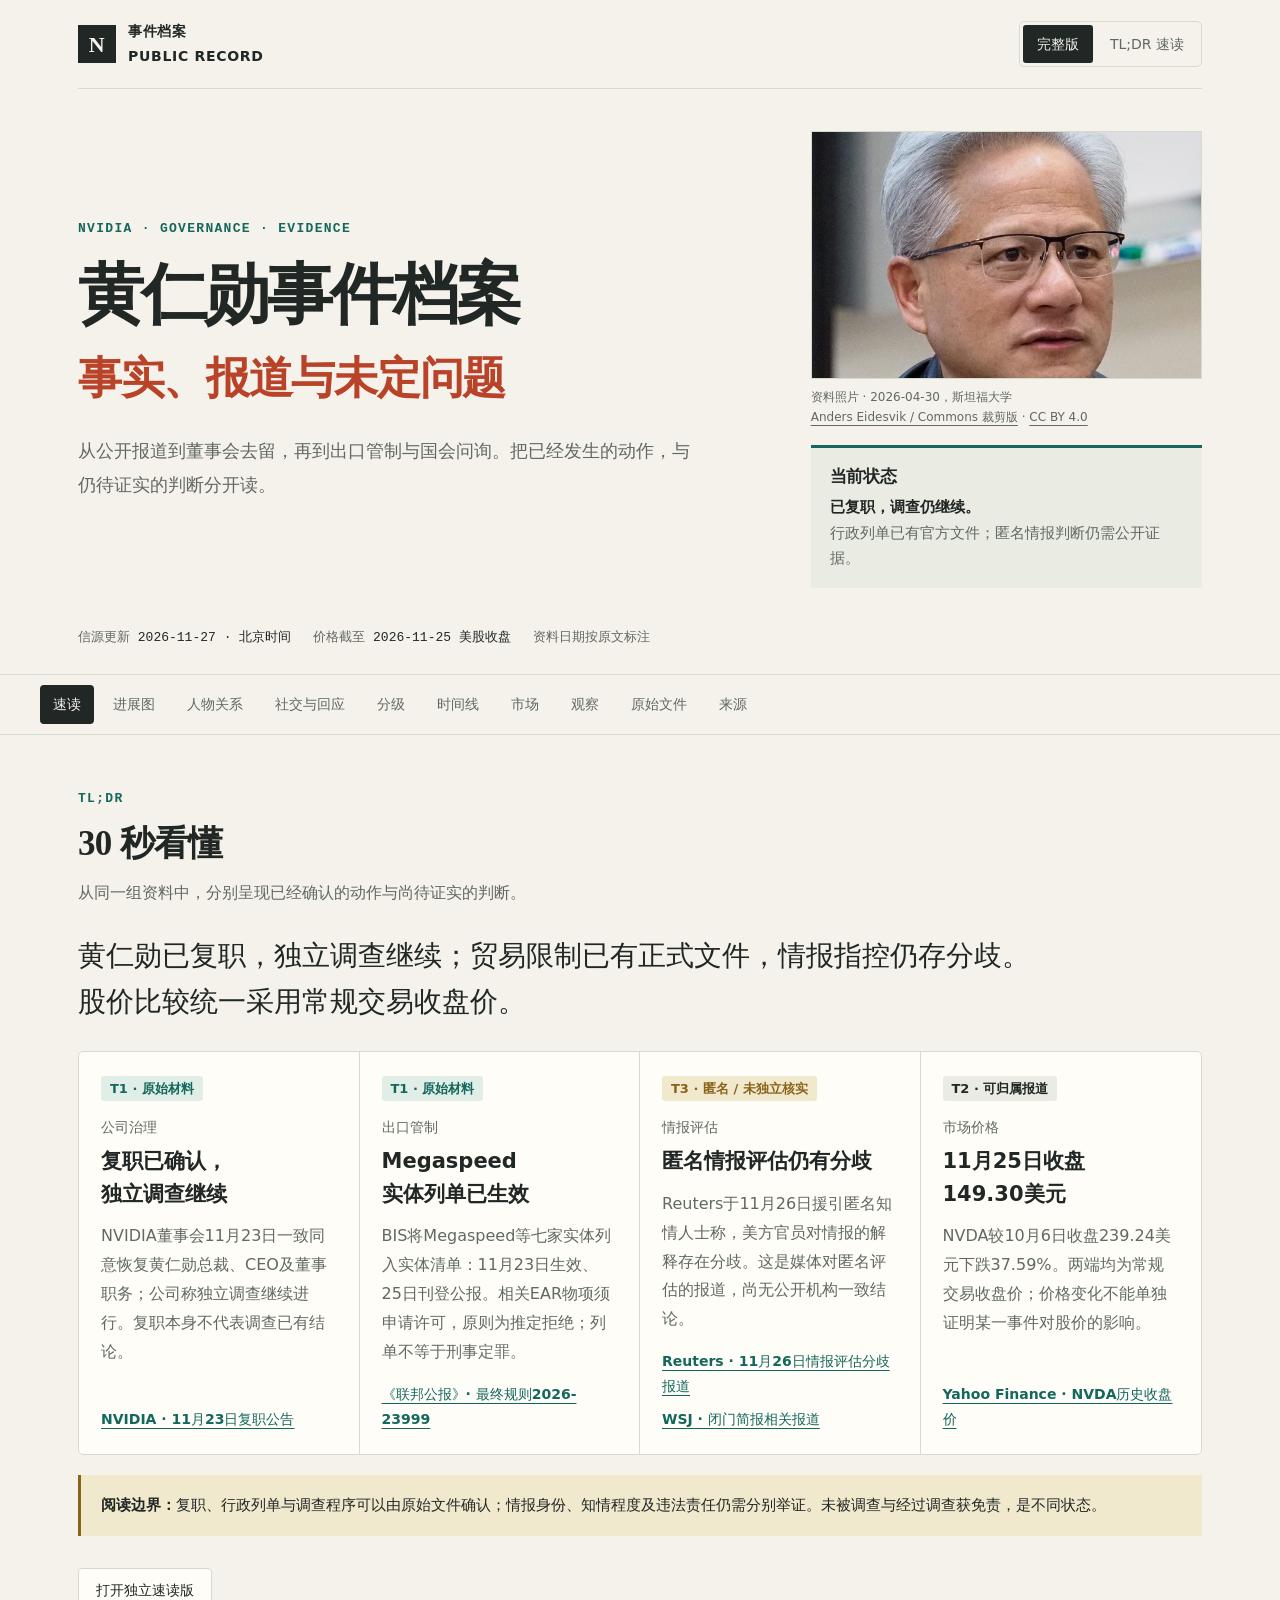
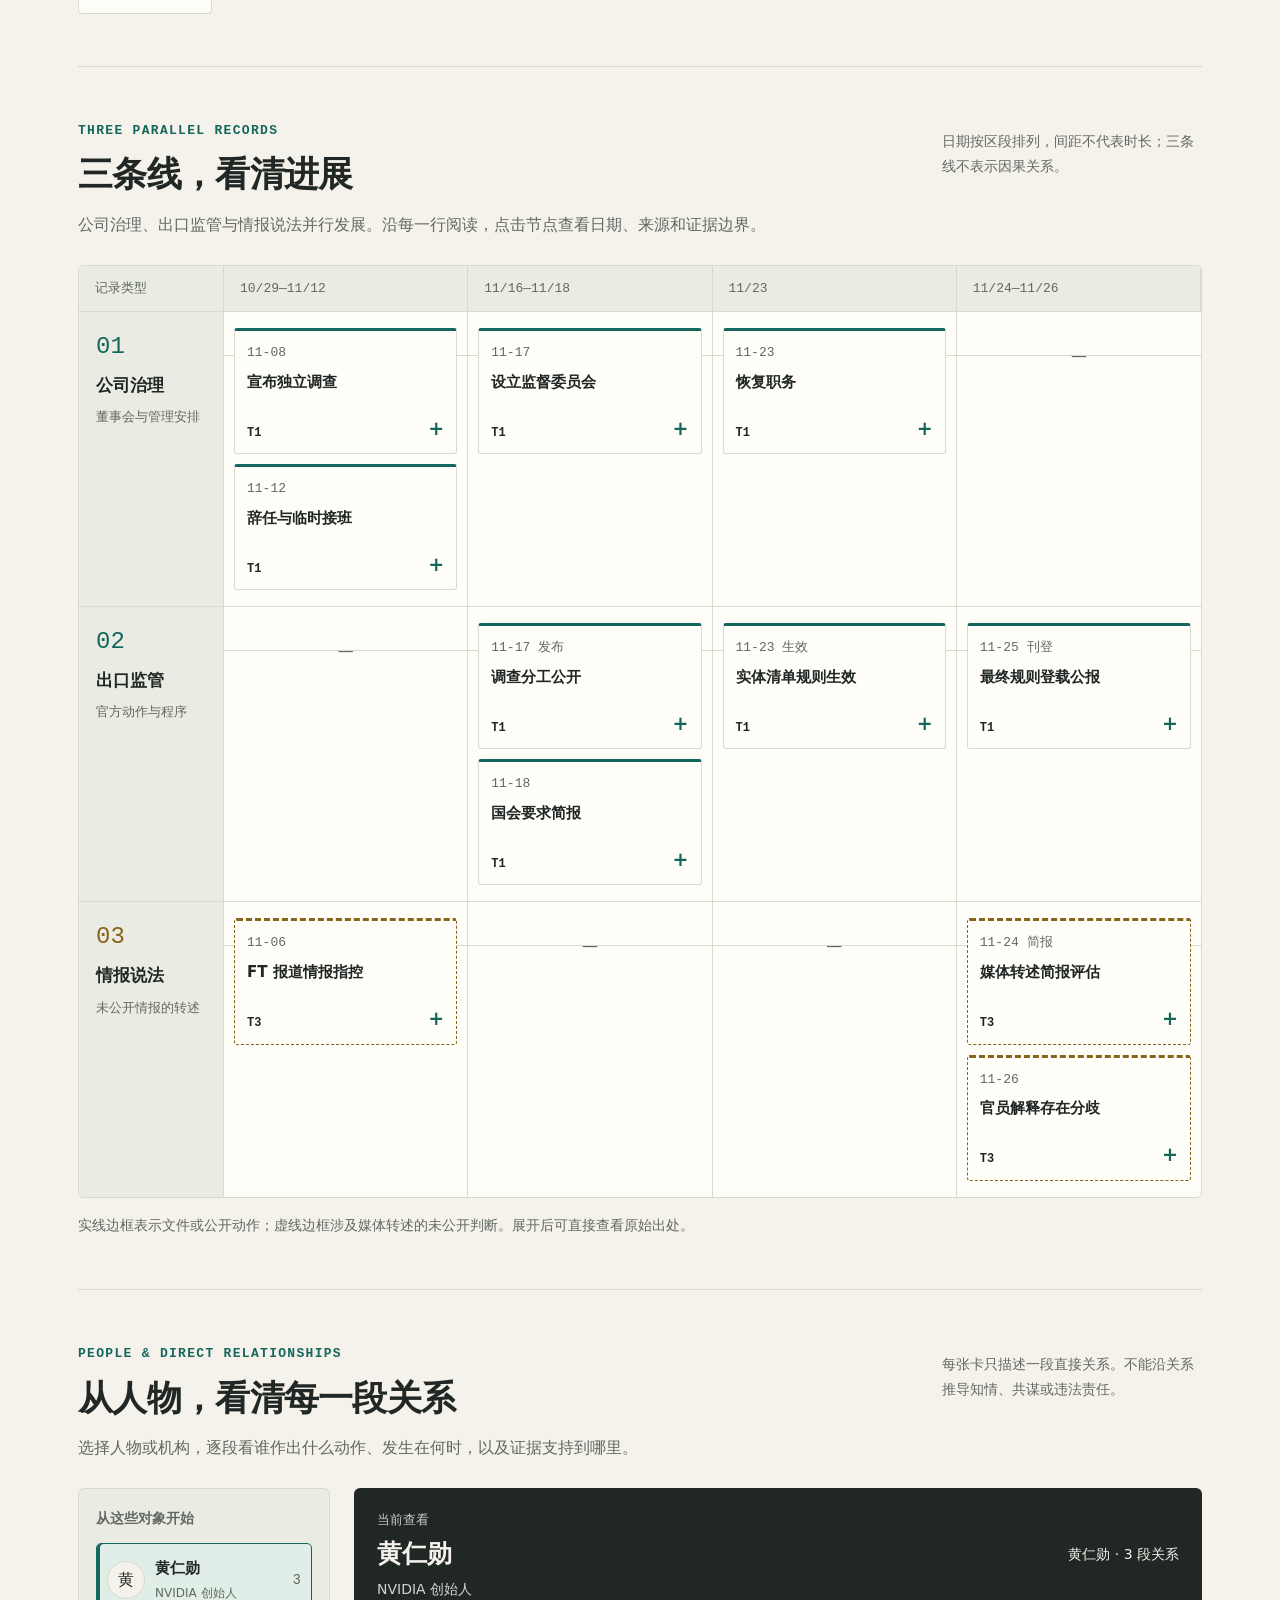
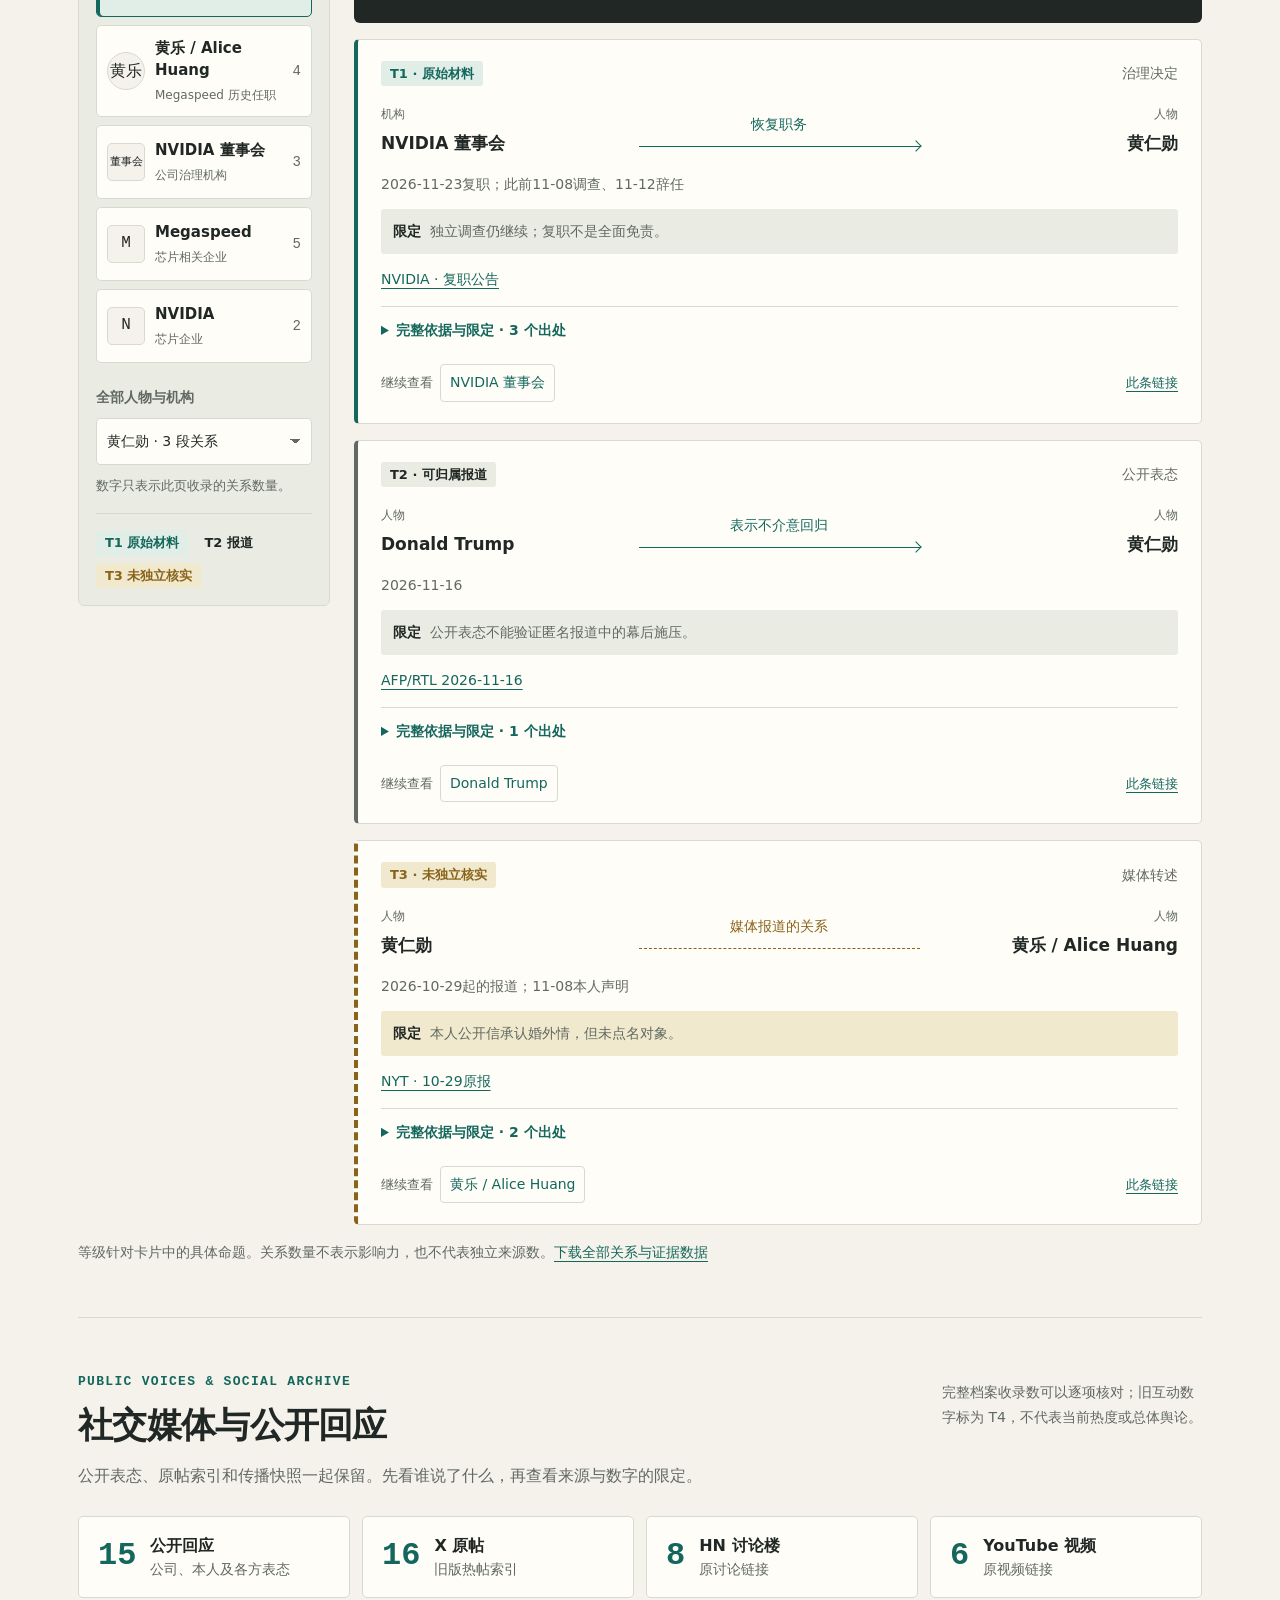
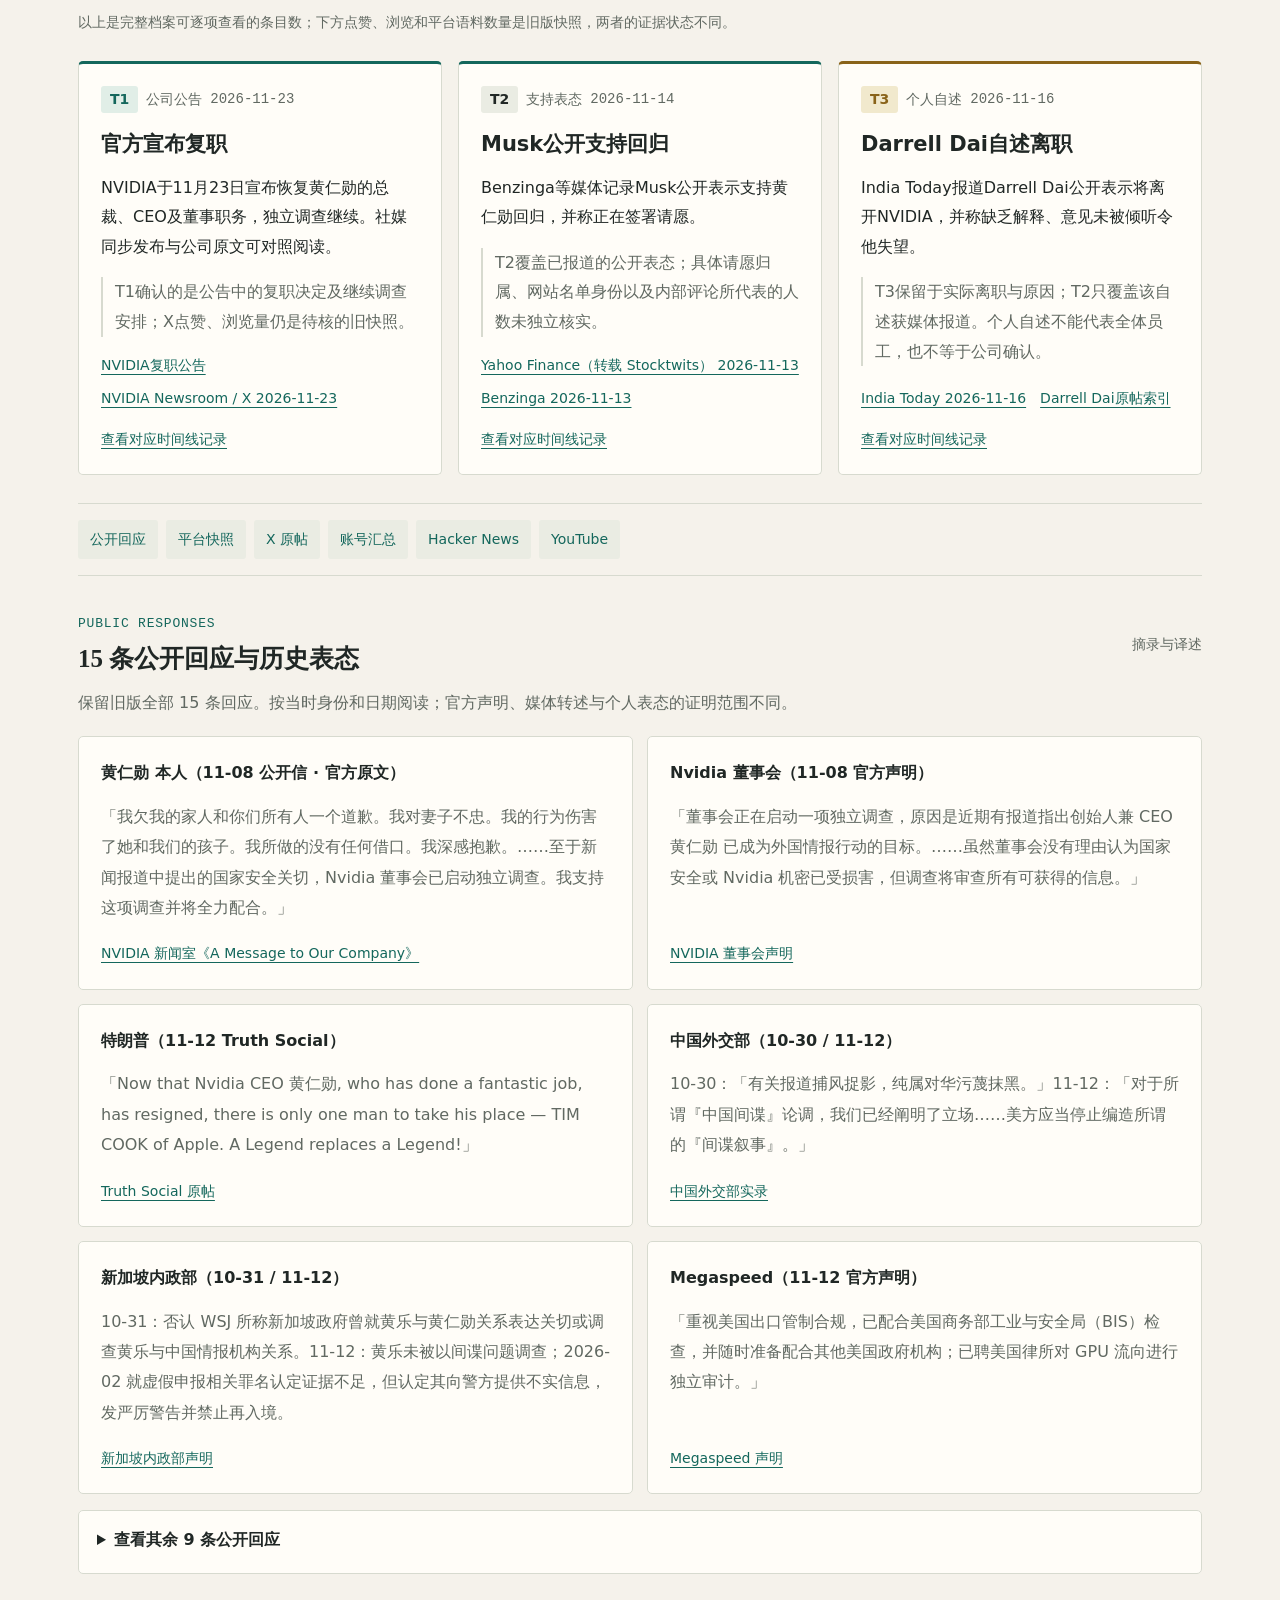
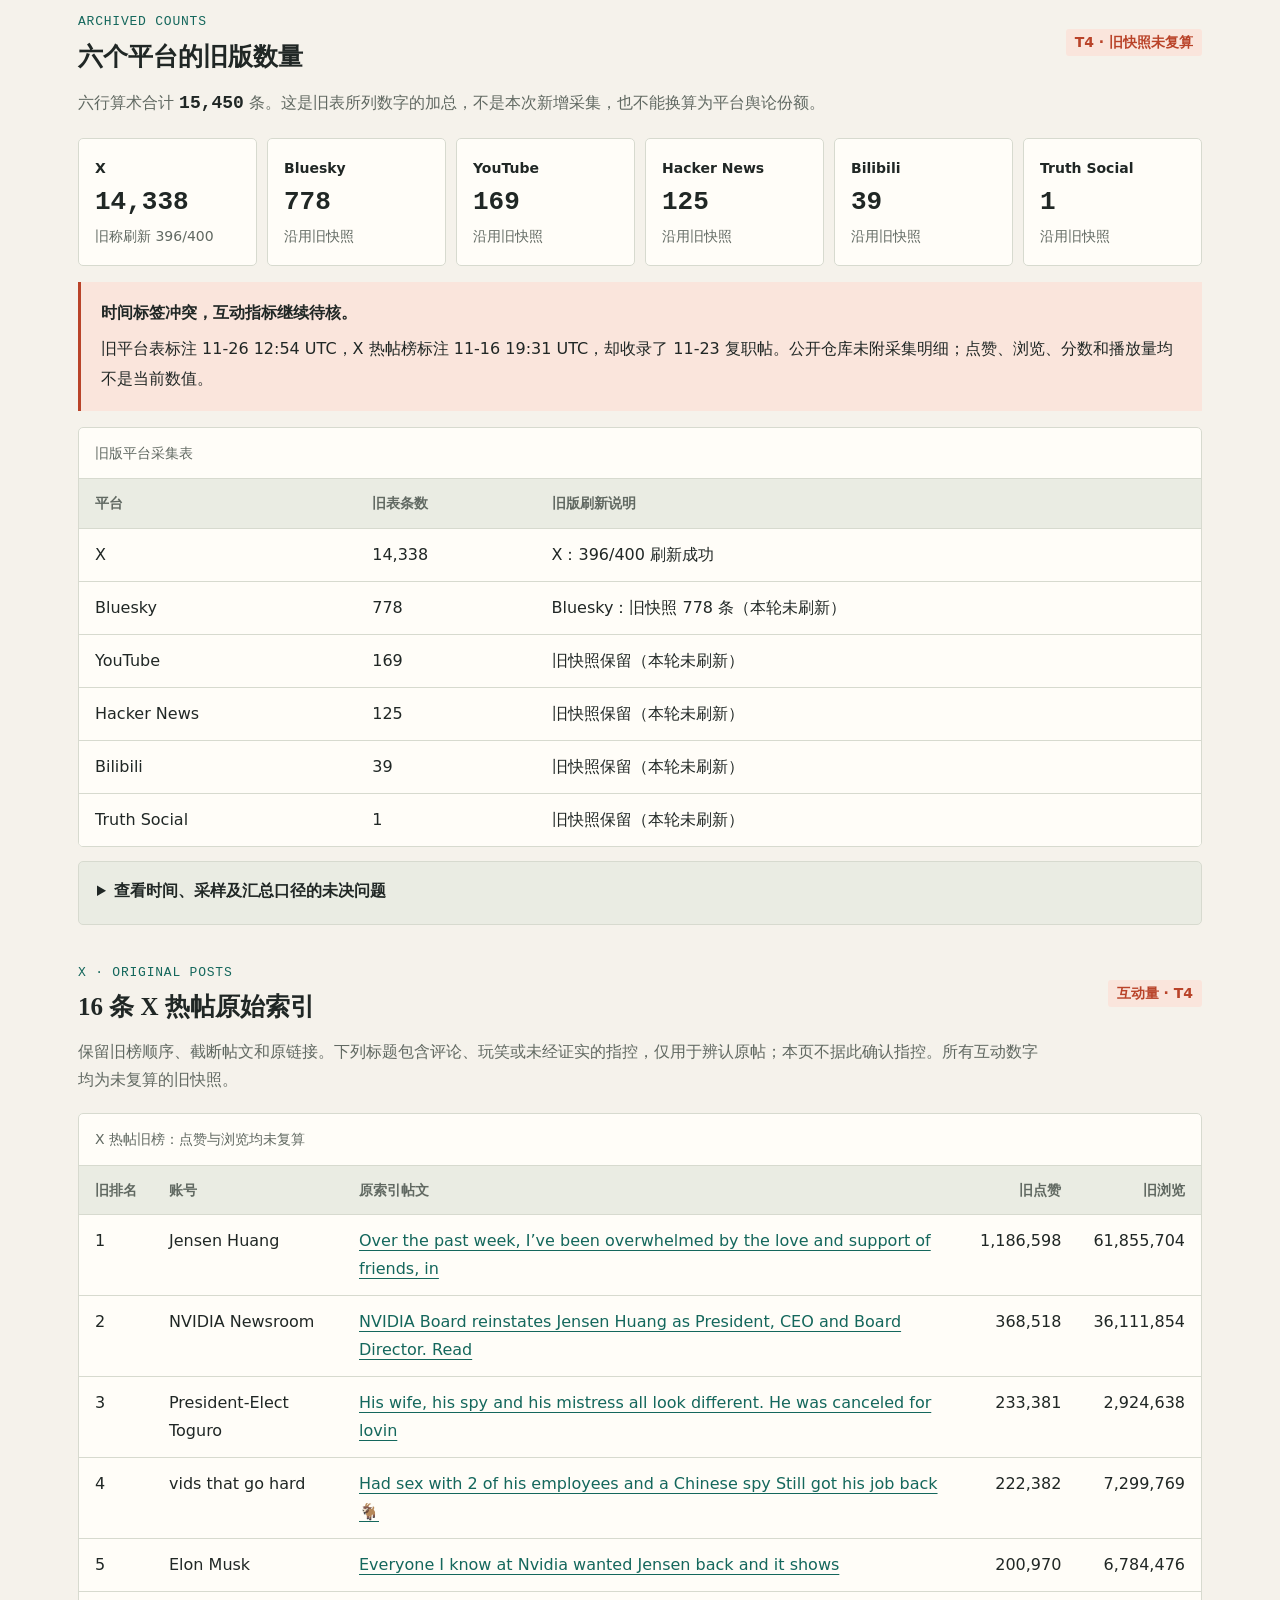
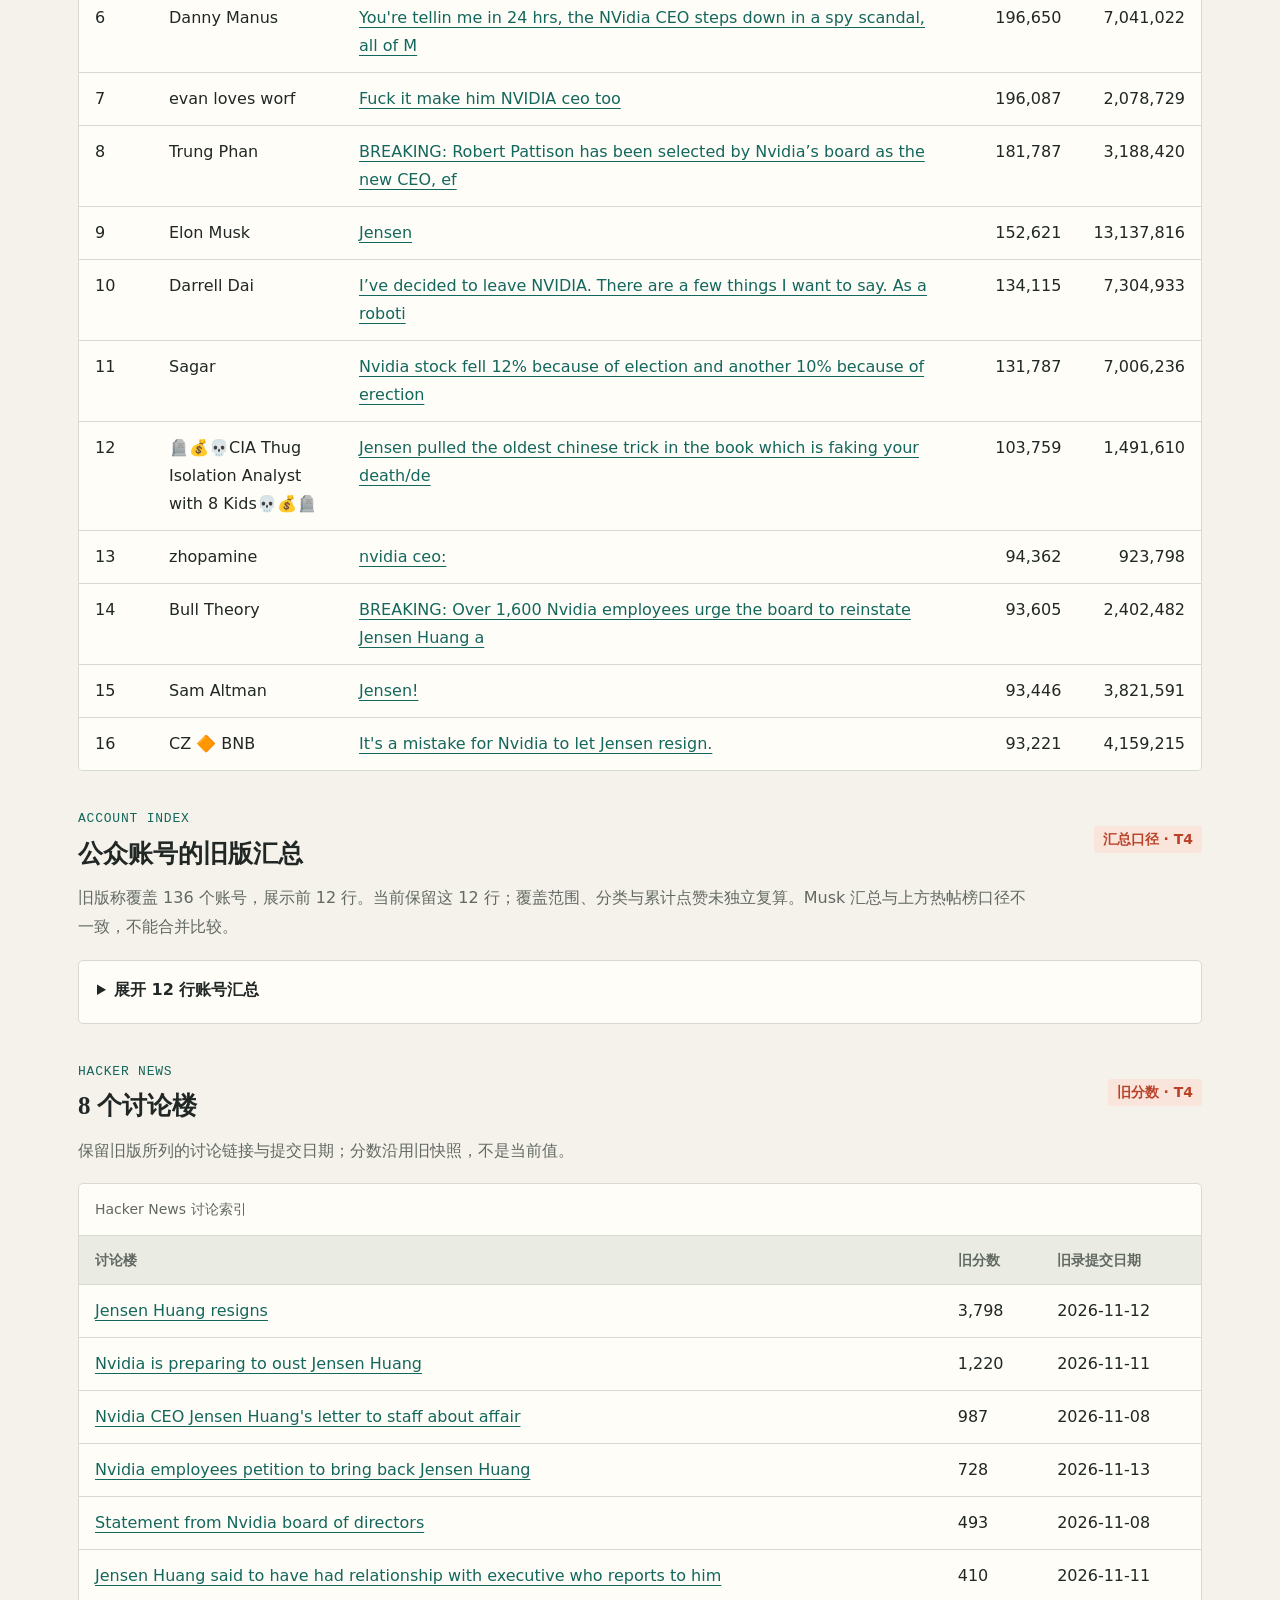
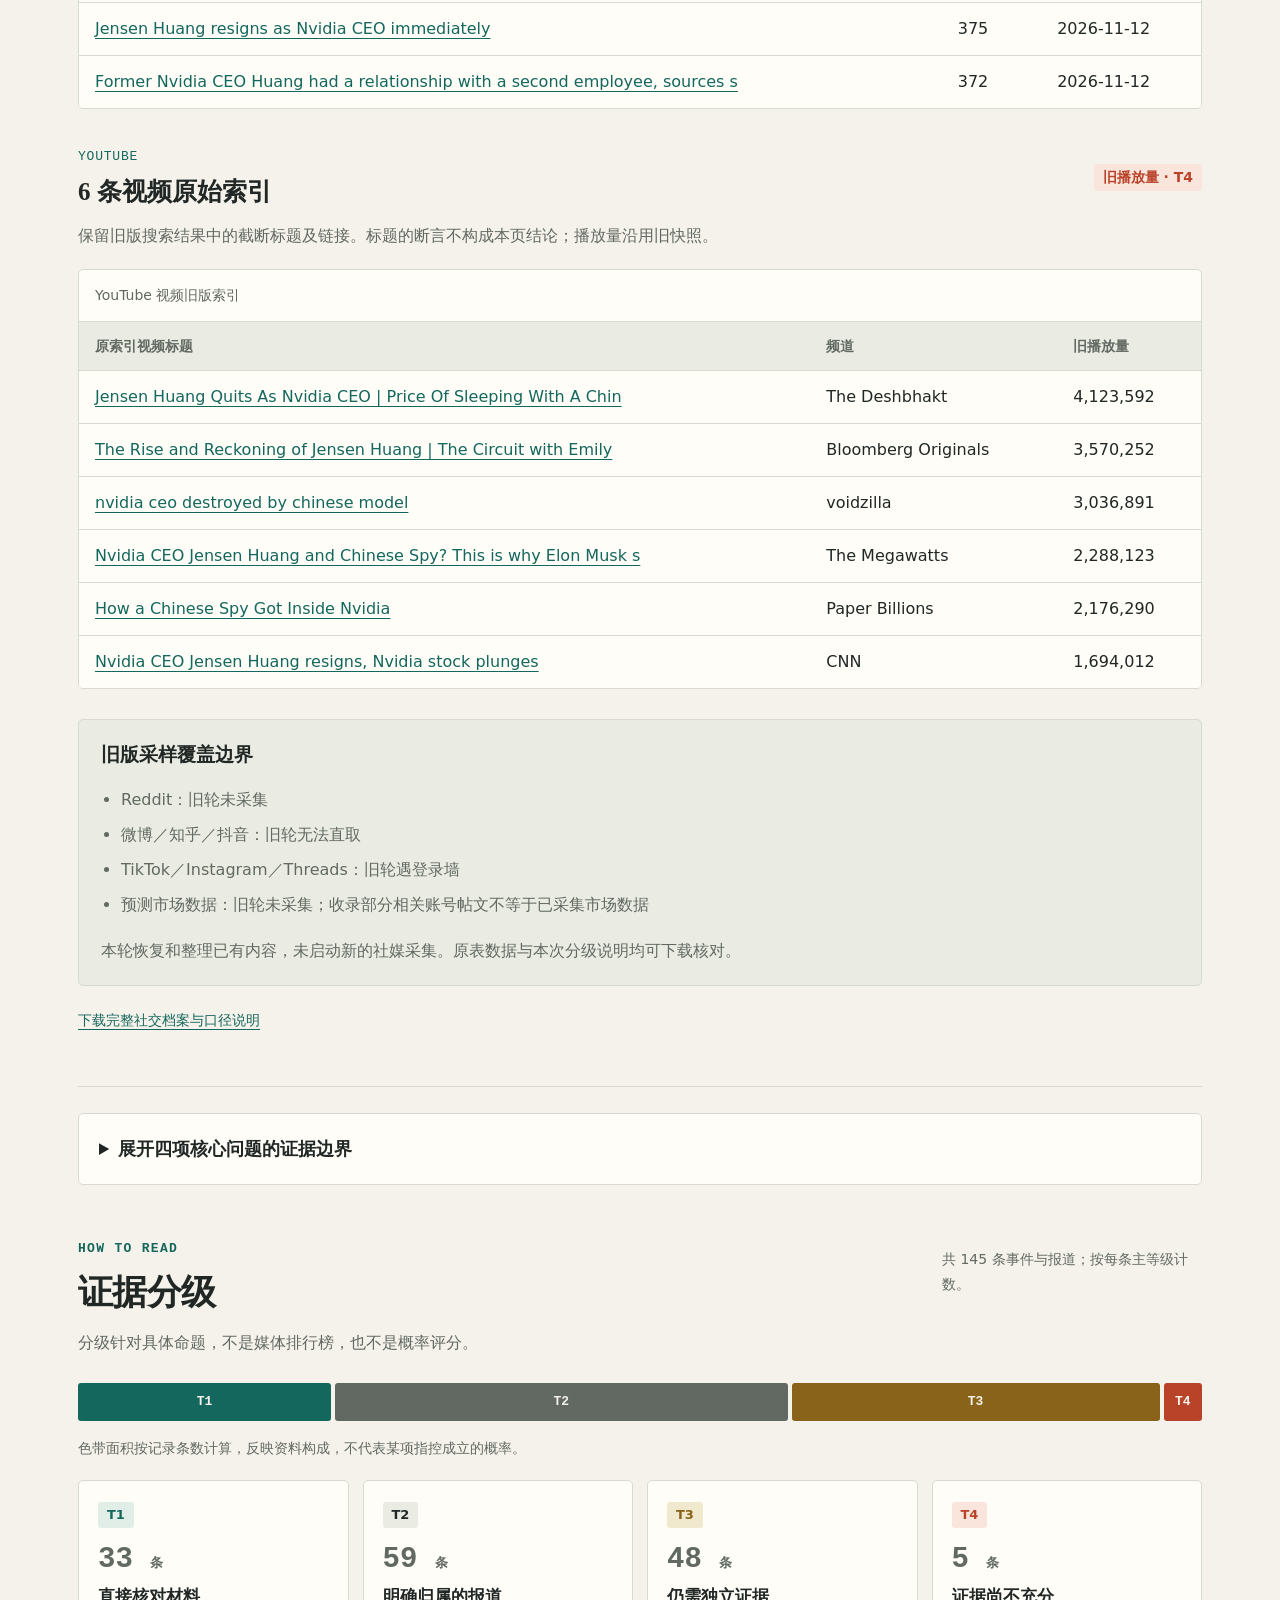
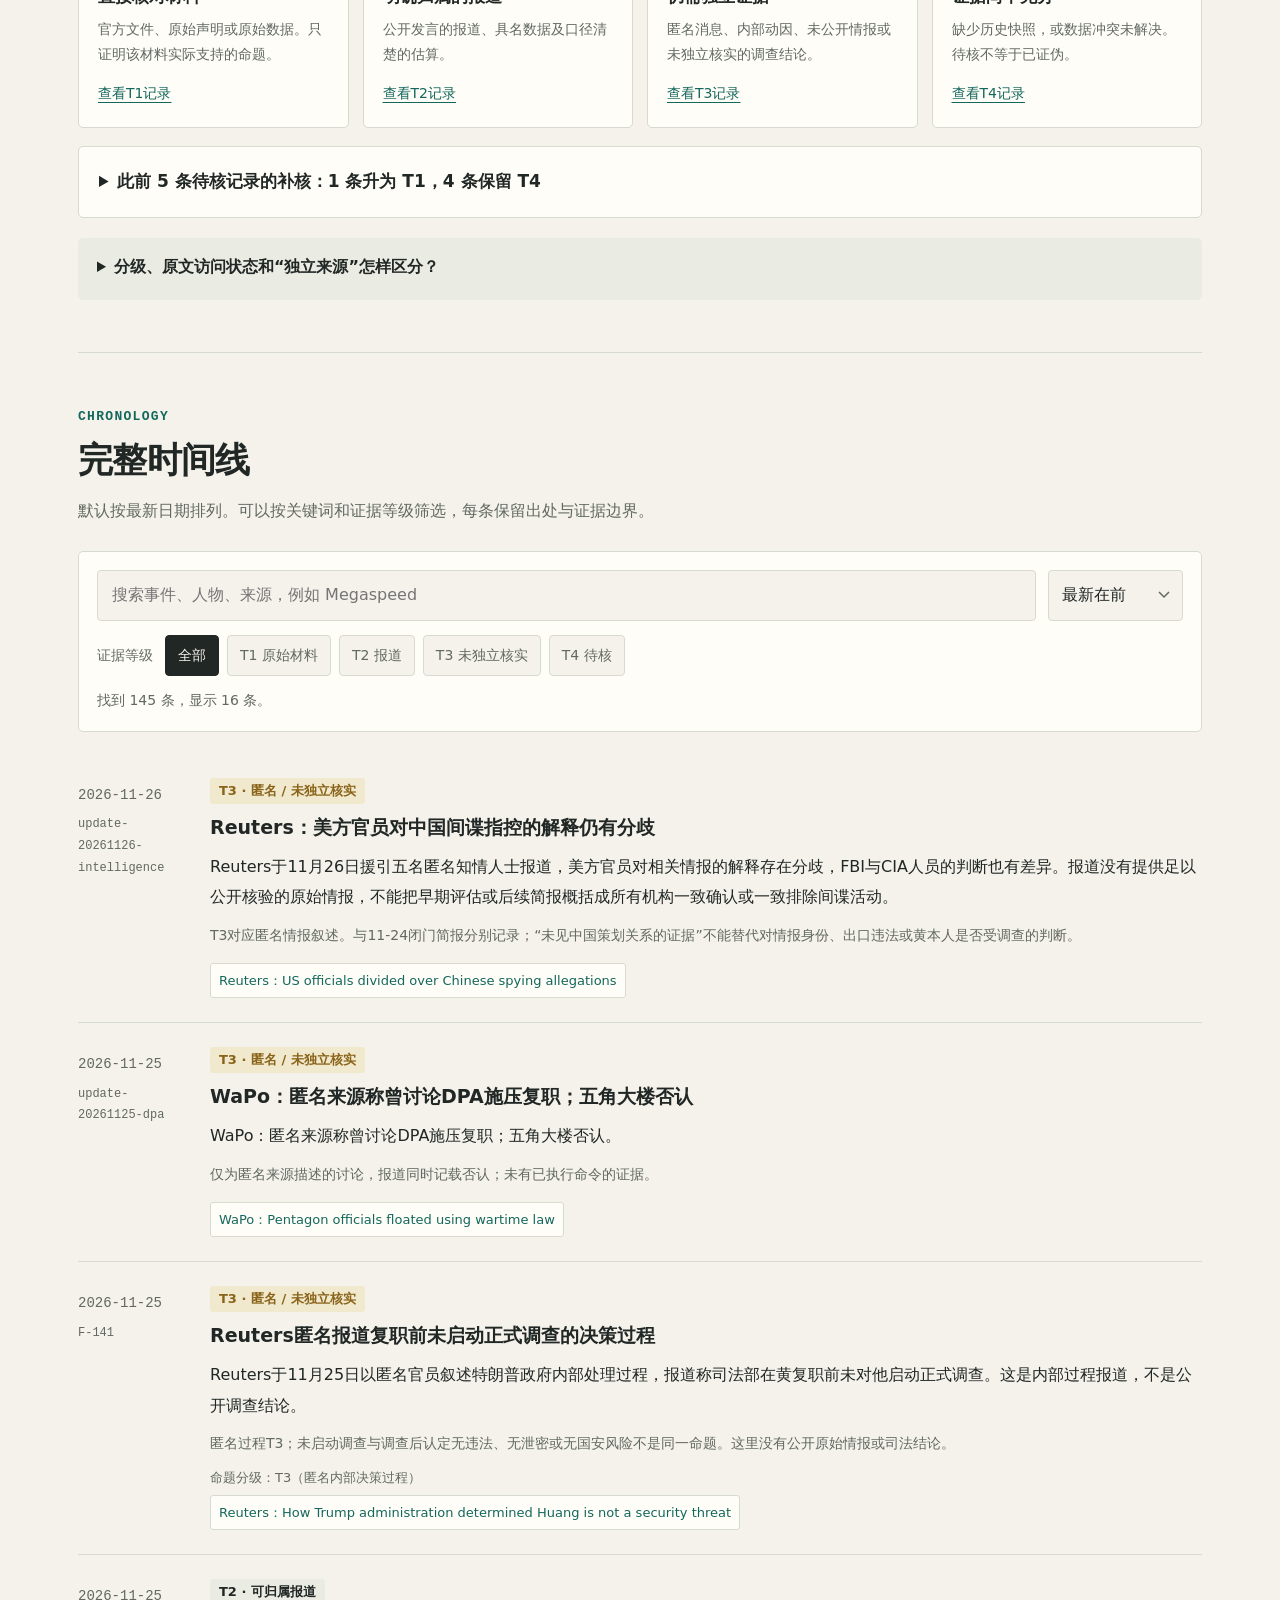
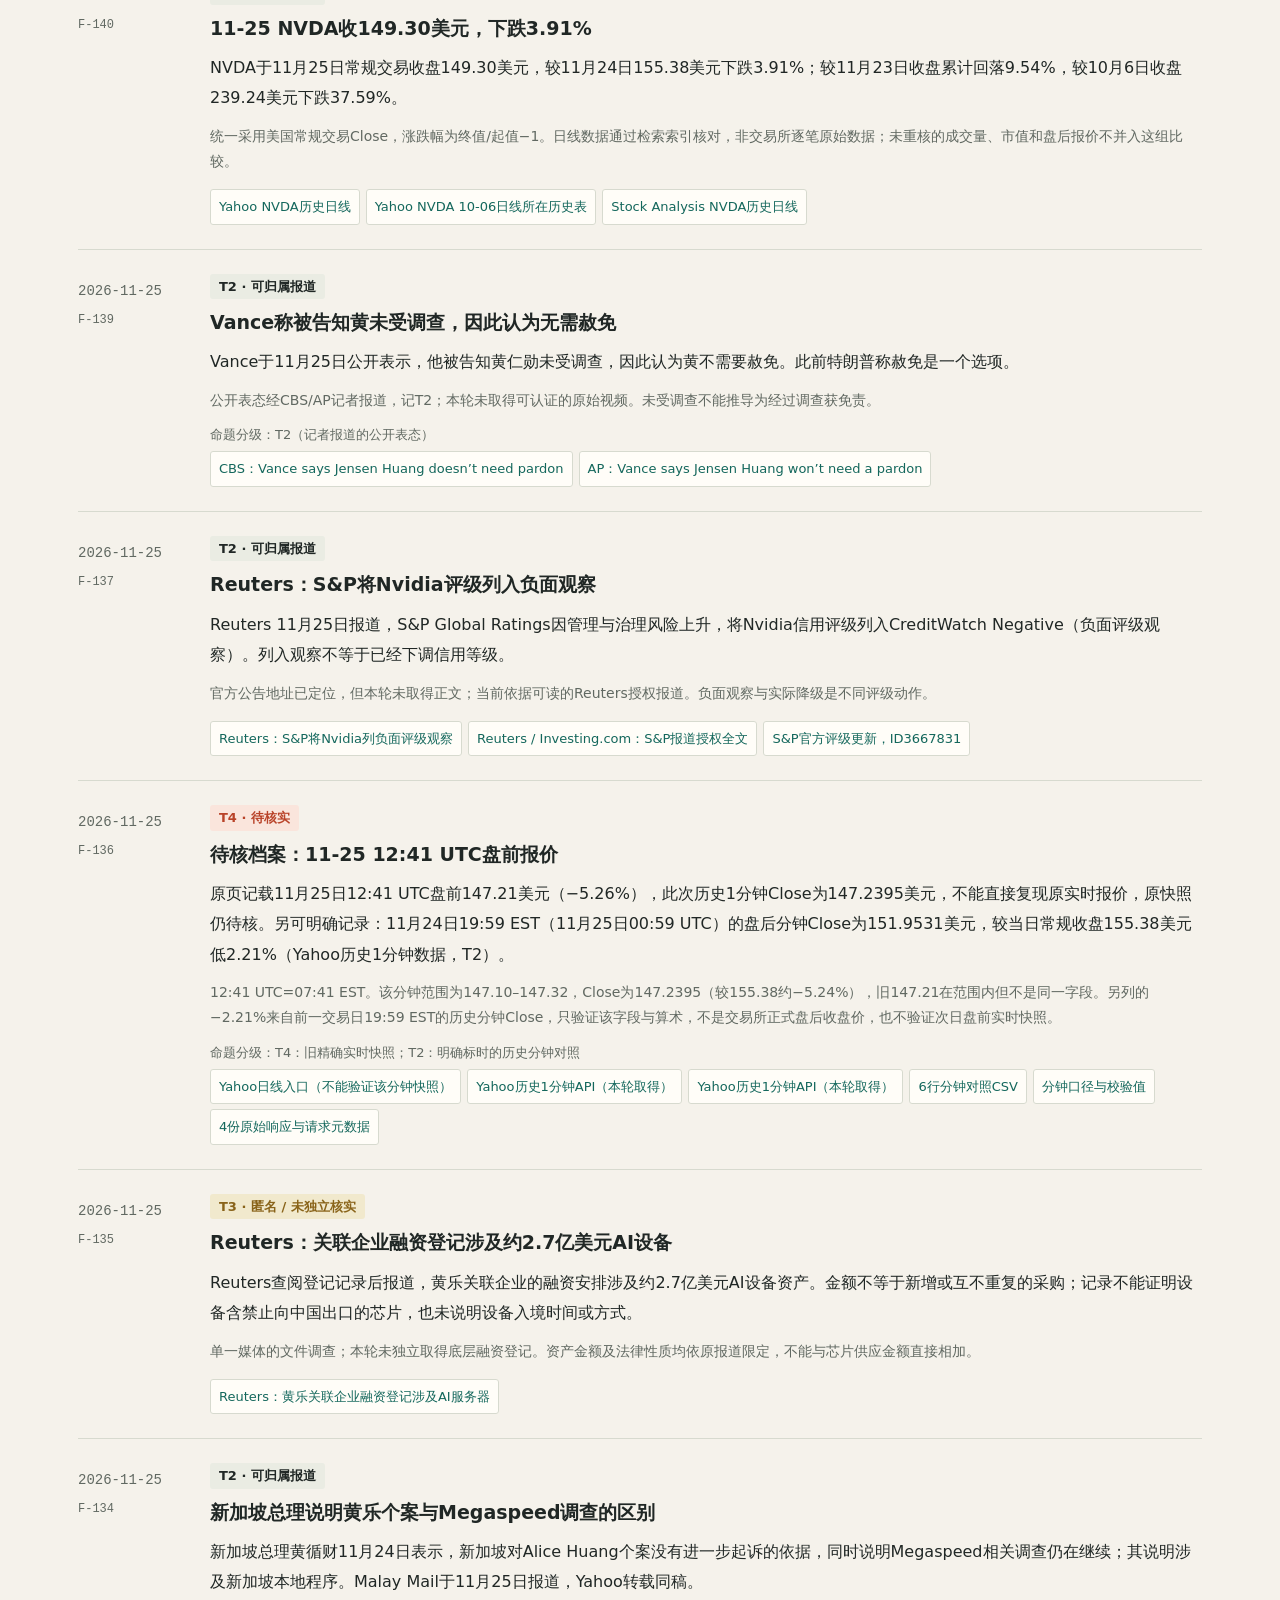
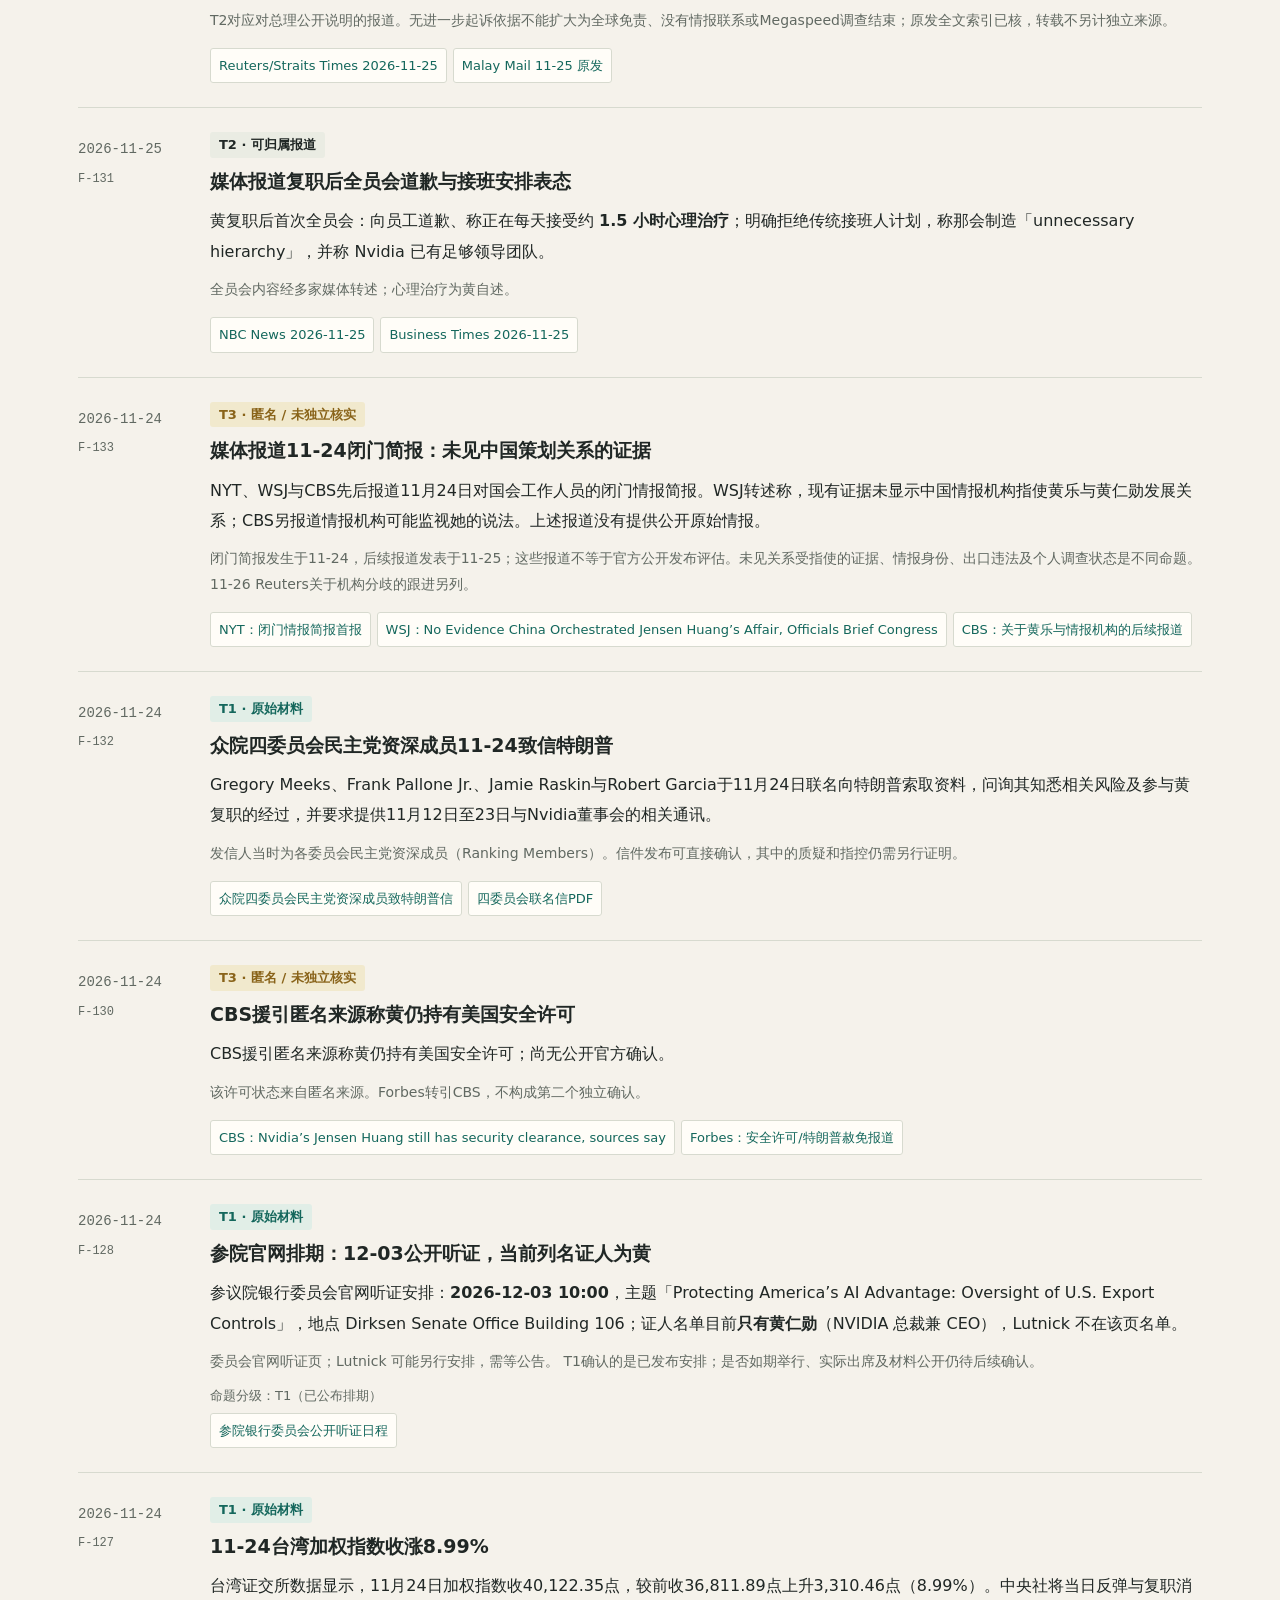
<file: index.html>
<!doctype html><html lang="zh-CN"><head><meta charset="utf-8"><meta name="viewport" content="width=device-width,initial-scale=1"><meta name="color-scheme" content="light dark"><title>黄仁勋事件档案 · 完整时间线与信源</title><meta name="description" content="黄仁勋事件的公开记录与信源审计：区分官方文件、媒体报道与待核判断。2026-11-27更新；完整时间线与TLDR同源。"><link rel="icon" href="data:image/svg+xml,%3Csvg xmlns=%27http://www.w3.org/2000/svg%27 viewBox=%270 0 64 64%27%3E%3Crect width=%2764%27 height=%2764%27 fill=%27%2314675c%27/%3E%3Ctext x=%2732%27 y=%2745%27 text-anchor=%27middle%27 fill=%27white%27 font-size=%2740%27 font-family=%27Georgia%27%3EN%3C/text%3E%3C/svg%3E"><link rel="stylesheet" href="assets/site.css"><link rel="stylesheet" href="assets/market.css"><link rel="stylesheet" href="assets/visuals.css"><link rel="stylesheet" href="assets/social.css"><script defer src="assets/site.js"></script><script defer src="assets/visuals.js"></script><script defer src="assets/market.js"></script></head><body class="full"><a class="skip" href="#main">跳到正文</a><header class="frame"><div class="topbar"><a class="brand" href="index.html"><span class="brand-mark" aria-hidden="true">N</span><span>事件档案<br>PUBLIC RECORD</span></a><nav class="edition-tabs" aria-label="阅读版本"><a href="index.html" aria-current=page>完整版</a><a href="tldr.html" >TL;DR 速读</a></nav></div><div class="hero"><div><p class="eyebrow">NVIDIA · GOVERNANCE · EVIDENCE</p><h1>黄仁勋事件档案<em>事实、报道与未定问题</em></h1><p class="hero-dek">从公开报道到董事会去留，再到出口管制与国会问询。把已经发生的动作，与仍待证实的判断分开读。</p></div><div class="hero-visual"><figure class="archive-portrait"><img src="assets/jensen-portrait.jpg" width="1311" height="1748" alt="黄仁勋于2026年4月30日在斯坦福大学参加交流活动的资料照片" fetchpriority="high"><figcaption>资料照片 · 2026-04-30，斯坦福大学<br><a href="https://commons.wikimedia.org/wiki/File:Jensen_huang_stanford_2026-04-30_009_(cropped).jpg" target="_blank" rel="noopener noreferrer">Anders Eidesvik / Commons 裁剪版</a> · <a href="https://creativecommons.org/licenses/by/4.0/" target="_blank" rel="noopener noreferrer">CC BY 4.0</a></figcaption></figure><aside class="hero-aside"><h2>当前状态</h2><p><strong>已复职，调查仍继续。</strong><br>行政列单已有官方文件；匿名情报判断仍需公开证据。</p></aside></div></div><div class="audit-stamp"><span>信源更新 <b>2026-11-27 · 北京时间</b></span><span>价格截至 <b>2026-11-25 美股收盘</b></span><span>资料日期按原文标注</span></div></header><div class="nav-shell"><nav class="frame section-nav" aria-label="章节导航"><a href="#summary">速读</a><a href="#overview">进展图</a><a href="#network">人物关系</a><a href="#reactions">社交与回应</a><a href="#confidence">分级</a><a href="#timeline">时间线</a><a href="#market">市场</a><a href="#verdict">观察</a><a href="#docs">原始文件</a><a href="#sources-chapter">来源</a></nav></div><main class="frame" id="main"><section id="summary" class="section"><div class="section-head"><div><p class=eyebrow>TL;DR</p><h2>30 秒看懂</h2><p class=section-intro>从同一组资料中，分别呈现已经确认的动作与尚待证实的判断。</p></div></div><p class="summary-lead">黄仁勋已复职，独立调查继续；贸易限制已有正式文件，情报指控仍存分歧。股价比较统一采用常规交易收盘价。</p><div class="summary-grid"><article class="summary-card"><span class="badge t1">T1 · 原始材料</span><p class="small-label">公司治理</p><h3>复职已确认，独立调查继续</h3><p>NVIDIA董事会11月23日一致同意恢复黄仁勋总裁、CEO及董事职务；公司称独立调查继续进行。复职本身不代表调查已有结论。</p><div class="link-row"><a href="https://nvidianews.nvidia.com/news/nvidia-board-reinstates-jensen-huang-as-president-ceo-and-board-director" target="_blank" rel="noopener noreferrer">NVIDIA · 11月23日复职公告</a></div></article><article class="summary-card"><span class="badge t1">T1 · 原始材料</span><p class="small-label">出口管制</p><h3>Megaspeed实体列单已生效</h3><p>BIS将Megaspeed等七家实体列入实体清单：11月23日生效、25日刊登公报。相关EAR物项须申请许可，原则为推定拒绝；列单不等于刑事定罪。</p><div class="link-row"><a href="https://www.govinfo.gov/content/pkg/FR-2026-11-25/html/2026-23999.htm" target="_blank" rel="noopener noreferrer">《联邦公报》· 最终规则2026-23999</a></div></article><article class="summary-card"><span class="badge t3">T3 · 匿名 / 未独立核实</span><p class="small-label">情报评估</p><h3>匿名情报评估仍有分歧</h3><p>Reuters于11月26日援引匿名知情人士称，美方官员对情报的解释存在分歧。这是媒体对匿名评估的报道，尚无公开机构一致结论。</p><div class="link-row"><a href="https://www.reuters.com/world/us/us-officials-divided-over-chinese-spying-allegations-following-jensen-huangs-2026-11-26/" target="_blank" rel="noopener noreferrer">Reuters · 11月26日情报评估分歧报道</a><a href="https://www.wsj.com/politics/national-security/no-evidence-china-orchestrated-jensen-huangs-affair-officials-brief-congress-00228bb7" target="_blank" rel="noopener noreferrer">WSJ · 闭门简报相关报道</a></div></article><article class="summary-card"><span class="badge t2">T2 · 可归属报道</span><p class="small-label">市场价格</p><h3>11月25日收盘149.30美元</h3><p>NVDA较10月6日收盘239.24美元下跌37.59%。两端均为常规交易收盘价；价格变化不能单独证明某一事件对股价的影响。</p><div class="link-row"><a href="https://finance.yahoo.com/quote/NVDA/history/" target="_blank" rel="noopener noreferrer">Yahoo Finance · NVDA历史收盘价</a></div></article></div><p class="reading-boundary"><b>阅读边界：</b>复职、行政列单与调查程序可以由原始文件确认；情报身份、知情程度及违法责任仍需分别举证。未被调查与经过调查获免责，是不同状态。</p><p class="short-cta"><a class="secondary-button" href="tldr.html">打开独立速读版</a></p></section><section class="section" id="overview"><div class="section-head"><div><p class="eyebrow">THREE PARALLEL RECORDS</p><h2>三条线，看清进展</h2><p class="section-intro">公司治理、出口监管与情报说法并行发展。沿每一行阅读，点击节点查看日期、来源和证据边界。</p></div><p class="section-note">日期按区段排列，间距不代表时长；三条线不表示因果关系。</p></div><div class="track-scroll" tabindex="0" aria-label="三轨事件图；小屏可横向滚动"><div class="track-chart"><div class="track-axis"><span>记录类型</span><span>10/29—11/12</span><span>11/16—11/18</span><span>11/23</span><span>11/24—11/26</span></div><div class="track-lane governance"><div class="track-label"><span aria-hidden="true">01</span><h3>公司治理</h3><p>董事会与管理安排</p></div><div class="track-cell"><details class="track-point"><summary><time>11-08</time><span class="track-point-title">宣布独立调查</span><span class="track-grade t1">T1</span><span class="track-expand" aria-hidden="true">+</span></summary><div class="track-detail"><p>董事会宣布启动独立调查；启动程序不等于公布最终结论。</p><a href="https://nvidianews.nvidia.com/news/statement-from-nvidia-board-of-directors" target="_blank" rel="noopener noreferrer">NVIDIA 董事会声明 2026-11-08</a></div></details><details class="track-point"><summary><time>11-12</time><span class="track-point-title">辞任与临时接班</span><span class="track-grade t1">T1</span><span class="track-expand" aria-hidden="true">+</span></summary><div class="track-detail"><p>NVIDIA宣布黄辞任，Kress出任临时CEO，Jones出任董事长。</p><a href="https://nvidianews.nvidia.com/news/nvidia-announces-ceo-transition" target="_blank" rel="noopener noreferrer">NVIDIA《NVIDIA Announces CEO Transition》</a></div></details></div><div class="track-cell"><details class="track-point"><summary><time>11-17</time><span class="track-point-title">设立监督委员会</span><span class="track-grade t1">T1</span><span class="track-expand" aria-hidden="true">+</span></summary><div class="track-detail"><p>公司设立国家安全与出口管制监督委员会；这是制度安排。</p><a href="https://investor.nvidia.com/news/press-release-details/2026/NVIDIA-Board-of-Directors-Establishes-National-Security-and-Export-Control-Oversight-Committee/default.aspx" target="_blank" rel="noopener noreferrer">NVIDIA：成立国家安全与出口管制监督委员会</a></div></details></div><div class="track-cell"><details class="track-point"><summary><time>11-23</time><span class="track-point-title">恢复职务</span><span class="track-grade t1">T1</span><span class="track-expand" aria-hidden="true">+</span></summary><div class="track-detail"><p>董事会一致恢复黄的职务，同时明确独立调查继续。</p><a href="https://nvidianews.nvidia.com/news/nvidia-board-reinstates-jensen-huang-as-president-ceo-and-board-director" target="_blank" rel="noopener noreferrer">NVIDIA · 复职公告</a></div></details></div><div class="track-cell"><span class="track-empty" aria-label="本图未列重点事件">—</span></div></div><div class="track-lane regulation"><div class="track-label"><span aria-hidden="true">02</span><h3>出口监管</h3><p>官方动作与程序</p></div><div class="track-cell"><span class="track-empty" aria-label="本图未列重点事件">—</span></div><div class="track-cell"><details class="track-point"><summary><time>11-17 发布</time><span class="track-point-title">调查分工公开</span><span class="track-grade t1">T1</span><span class="track-expand" aria-hidden="true">+</span></summary><div class="track-detail"><p>联合声明署日11-16，网页11-17发布；司法部牵头刑事调查，BIS协作。</p><a href="https://www.justice.gov/opa/pr/joint-statement-department-commerce-and-department-justice-megaspeed-investigation" target="_blank" rel="noopener noreferrer">DOJ / Commerce · 联合声明</a></div></details><details class="track-point"><summary><time>11-18</time><span class="track-point-title">国会要求简报</span><span class="track-grade t1">T1</span><span class="track-expand" aria-hidden="true">+</span></summary><div class="track-detail"><p>众院能源商务委员会要求NVIDIA及商务部不晚于12-02提供简报。</p><a href="https://energycommerce.house.gov/posts/chairman-guthrie-requests-briefings-from-nvidia-and-department-of-commerce-over-megaspeed-and-national-security-concerns" target="_blank" rel="noopener noreferrer">众院能源商务委员会：要求Nvidia及商务部提供简报</a></div></details></div><div class="track-cell"><details class="track-point"><summary><time>11-23 生效</time><span class="track-point-title">实体清单规则生效</span><span class="track-grade t1">T1</span><span class="track-expand" aria-hidden="true">+</span></summary><div class="track-detail"><p>将Megaspeed等七家实体列入清单；行政动作不等于刑事定罪。</p><a href="https://www.govinfo.gov/content/pkg/FR-2026-11-25/html/2026-23999.htm" target="_blank" rel="noopener noreferrer">BIS · 最终列单规则</a></div></details></div><div class="track-cell"><details class="track-point"><summary><time>11-25 刊登</time><span class="track-point-title">最终规则登载公报</span><span class="track-grade t1">T1</span><span class="track-expand" aria-hidden="true">+</span></summary><div class="track-detail"><p>与11-23生效的是同一规则。此处单列正式出版日期，避免混淆。</p><a href="https://www.govinfo.gov/content/pkg/FR-2026-11-25/html/2026-23999.htm" target="_blank" rel="noopener noreferrer">BIS · 最终列单规则</a></div></details></div></div><div class="track-lane intelligence"><div class="track-label"><span aria-hidden="true">03</span><h3>情报说法</h3><p>未公开情报的转述</p></div><div class="track-cell"><details class="track-point"><summary><time>11-06</time><span class="track-point-title">FT 报道情报指控</span><span class="track-grade t3">T3</span><span class="track-expand" aria-hidden="true">+</span></summary><div class="track-detail"><p>原发书目已定位，付费正文受限；相关情报判断未见公开原始材料。</p><a href="https://www.ft.com/content/a55a2a22-4479-4f93-a445-6147a5c6d790" target="_blank" rel="noopener noreferrer">FT · 11-06原报</a></div></details></div><div class="track-cell"><span class="track-empty" aria-label="本图未列重点事件">—</span></div><div class="track-cell"><span class="track-empty" aria-label="本图未列重点事件">—</span></div><div class="track-cell"><details class="track-point"><summary><time>11-24 简报</time><span class="track-point-title">媒体转述简报评估</span><span class="track-grade t3">T3</span><span class="track-expand" aria-hidden="true">+</span></summary><div class="track-detail"><p>WSJ于11-25报道前一天闭门简报：未见中方策划关系的证据。原始情报未公开。</p><a href="https://www.wsj.com/politics/national-security/no-evidence-china-orchestrated-jensen-huangs-affair-officials-brief-congress-00228bb7" target="_blank" rel="noopener noreferrer">WSJ · 闭门简报报道</a></div></details><details class="track-point"><summary><time>11-26</time><span class="track-point-title">官员解释存在分歧</span><span class="track-grade t3">T3</span><span class="track-expand" aria-hidden="true">+</span></summary><div class="track-detail"><p>Reuters援引匿名来源描述评估分歧；不是统一公开的机构结论。</p><a href="https://www.reuters.com/world/us/us-officials-divided-over-chinese-spying-allegations-following-jensen-huangs-2026-11-26/" target="_blank" rel="noopener noreferrer">Reuters · 情报评估分歧</a></div></details></div></div></div></div><p class="visual-caption">实线边框表示文件或公开动作；虚线边框涉及媒体转述的未公开判断。展开后可直接查看原始出处。</p></section><section class="section relationship-section" id="network"><div class="section-head"><div><p class="eyebrow">PEOPLE &amp; DIRECT RELATIONSHIPS</p><h2>从人物，看清每一段关系</h2><p class="section-intro">选择人物或机构，逐段看谁作出什么动作、发生在何时，以及证据支持到哪里。</p></div><p class="section-note">每张卡只描述一段直接关系。不能沿关系推导知情、共谋或违法责任。</p></div><div class="actor-explorer"><aside class="actor-directory js-only" aria-label="选择人物或机构"><p class="actor-directory-label">从这些对象开始</p><div class="actor-featured" role="group" aria-label="常看人物与机构"><button class="actor-choice" type="button" data-actor="huang" aria-controls="relationshipList" aria-pressed="false"><span class="actor-monogram" aria-hidden="true">黄</span><span><b>黄仁勋</b><small>NVIDIA 创始人</small></span><span class="actor-count">3<span class="sr-only">段关系</span></span></button><button class="actor-choice" type="button" data-actor="alice" aria-controls="relationshipList" aria-pressed="false"><span class="actor-monogram" aria-hidden="true">黄乐</span><span><b>黄乐 / Alice Huang</b><small>Megaspeed 历史任职</small></span><span class="actor-count">4<span class="sr-only">段关系</span></span></button><button class="actor-choice" type="button" data-actor="board" aria-controls="relationshipList" aria-pressed="false"><span class="actor-monogram" aria-hidden="true">董事会</span><span><b>NVIDIA 董事会</b><small>公司治理机构</small></span><span class="actor-count">3<span class="sr-only">段关系</span></span></button><button class="actor-choice" type="button" data-actor="mega" aria-controls="relationshipList" aria-pressed="false"><span class="actor-monogram" aria-hidden="true">M</span><span><b>Megaspeed</b><small>芯片相关企业</small></span><span class="actor-count">5<span class="sr-only">段关系</span></span></button><button class="actor-choice" type="button" data-actor="nvidia" aria-controls="relationshipList" aria-pressed="false"><span class="actor-monogram" aria-hidden="true">N</span><span><b>NVIDIA</b><small>芯片企业</small></span><span class="actor-count">2<span class="sr-only">段关系</span></span></button></div><label class="actor-select-label" for="actorSelect">全部人物与机构</label><select id="actorSelect" class="actor-select" aria-controls="relationshipList"><option value="all">全部 14 段关系</option><optgroup label="人物"><option value="huang" data-label="黄仁勋" data-role="NVIDIA 创始人" data-kind="person">黄仁勋 · 3 段关系</option><option value="alice" data-label="黄乐 / Alice Huang" data-role="Megaspeed 历史任职" data-kind="person">黄乐 / Alice Huang · 4 段关系</option><option value="kress" data-label="Colette Kress" data-role="11/12–23 临时 CEO" data-kind="person">Colette Kress · 1 段关系</option><option value="jones" data-label="Harvey C. Jones" data-role="11/12 获任董事长" data-kind="person">Harvey C. Jones · 1 段关系</option><option value="trump" data-label="Donald Trump" data-role="美国总统" data-kind="person">Donald Trump · 1 段关系</option><option value="cotton" data-label="Tom Cotton" data-role="美国参议员" data-kind="person">Tom Cotton · 1 段关系</option></optgroup><optgroup label="机构"><option value="board" data-label="NVIDIA 董事会" data-role="公司治理机构" data-kind="institution">NVIDIA 董事会 · 3 段关系</option><option value="nvidia" data-label="NVIDIA" data-role="芯片企业" data-kind="institution">NVIDIA · 2 段关系</option><option value="mega" data-label="Megaspeed" data-role="芯片相关企业" data-kind="institution">Megaspeed · 5 段关系</option><option value="bis" data-label="商务部 / BIS" data-role="出口管制行政机构" data-kind="institution">商务部 / BIS · 2 段关系</option><option value="doj" data-label="美国司法部" data-role="刑事调查机构" data-kind="institution">美国司法部 · 1 段关系</option><option value="mha" data-label="新加坡内政部" data-role="本国调查程序说明" data-kind="institution">新加坡内政部 · 2 段关系</option><option value="congress" data-label="美国国会委员会" data-role="监督与问询" data-kind="institution">美国国会委员会 · 1 段关系</option></optgroup><optgroup label="报道中的未证实对象"><option value="intelligence" data-label="中方情报机构" data-role="报道中的未证实对象" data-kind="unverified">中方情报机构 · 1 段关系</option></optgroup></select><p class="actor-directory-note">数字只表示此页收录的关系数量。</p><div class="actor-evidence-key"><span class="badge t1">T1 原始材料</span><span class="badge t2">T2 报道</span><span class="badge t3">T3 未独立核实</span></div></aside><div class="actor-workspace"><div class="actor-focus js-only"><div><p class="actor-focus-label">当前查看</p><h3 id="actorName">黄仁勋</h3><p id="actorRole">NVIDIA 创始人</p></div><p class="actor-result" id="actorResult" role="status" aria-live="polite"></p></div><noscript><p class="noscript-message">当前显示全部 14 段关系；每张卡都可展开查看完整来源。启用 JavaScript 后可按人物筛选。</p></noscript><div class="relationship-list" id="relationshipList"><article class="relationship-card t1" id="relation-board-huang" data-relationship="board-huang" data-subject="board" data-object="huang"><div class="relationship-meta"><span class="badge t1">T1 · 原始材料</span><span>治理决定</span></div><div class="relationship-pair directed"><div class="relationship-endpoint"><span class="endpoint-kind">机构</span><b>NVIDIA 董事会</b></div><div class="relationship-action"><span>恢复职务</span><i aria-hidden="true"></i></div><div class="relationship-endpoint"><span class="endpoint-kind">人物</span><b>黄仁勋</b></div></div><p class="relationship-date">2026-11-23复职；此前11-08调查、11-12辞任</p><h4 class="sr-only">董事会恢复黄仁勋总裁、CEO及董事职务</h4><p class="relationship-limit"><b>限定</b>独立调查仍继续；复职不是全面免责。</p><div class="relationship-source"><a href="https://nvidianews.nvidia.com/news/nvidia-board-reinstates-jensen-huang-as-president-ceo-and-board-director" target="_blank" rel="noopener noreferrer">NVIDIA · 复职公告</a></div><details class="relationship-evidence"><summary>完整依据与限定 · 3 个出处</summary><p>董事会先宣布独立调查，随后宣布黄仁勋辞任，并于11月23日一致决定恢复其职务。</p><p>这是公司的人事与治理决定。复职公告同时说明独立调查继续，不能据此认定所有问题已经排除。</p><div class="link-row"><a href="https://nvidianews.nvidia.com/news/nvidia-board-reinstates-jensen-huang-as-president-ceo-and-board-director" target="_blank" rel="noopener noreferrer">NVIDIA · 复职公告</a><a href="https://nvidianews.nvidia.com/news/statement-from-nvidia-board-of-directors" target="_blank" rel="noopener noreferrer">NVIDIA 董事会声明 2026-11-08</a><a href="https://nvidianews.nvidia.com/news/nvidia-announces-ceo-transition" target="_blank" rel="noopener noreferrer">NVIDIA《NVIDIA Announces CEO Transition》</a></div></details><div class="relationship-traverse js-only"><span>继续查看</span><button type="button" data-actor="board" aria-controls="relationshipList">NVIDIA 董事会</button><button type="button" data-actor="huang" aria-controls="relationshipList">黄仁勋</button><a class="relationship-permalink" href="#relation-board-huang" aria-label="董事会恢复黄仁勋总裁、CEO及董事职务的永久链接">此条链接</a></div></article><article class="relationship-card t1" id="relation-board-kress" data-relationship="board-kress" data-subject="board" data-object="kress"><div class="relationship-meta"><span class="badge t1">T1 · 原始材料</span><span>治理决定</span></div><div class="relationship-pair directed"><div class="relationship-endpoint"><span class="endpoint-kind">机构</span><b>NVIDIA 董事会</b></div><div class="relationship-action"><span>任命临时 CEO</span><i aria-hidden="true"></i></div><div class="relationship-endpoint"><span class="endpoint-kind">人物</span><b>Colette Kress</b></div></div><p class="relationship-date">2026-11-12；黄于11-23复职</p><h4 class="sr-only">Colette Kress 在过渡期出任临时 CEO</h4><p class="relationship-limit"><b>限定</b>历史过渡安排：11月12日至黄仁勋复职前。</p><div class="relationship-source"><a href="https://nvidianews.nvidia.com/news/nvidia-announces-ceo-transition" target="_blank" rel="noopener noreferrer">NVIDIA 官方新闻稿</a></div><details class="relationship-evidence"><summary>完整依据与限定 · 2 个出处</summary><p>NVIDIA交接公告任命Kress为临时CEO，并继续兼任CFO。</p><p>此处标注的是11月12日至黄仁勋复职前的管理安排，不将历史临时职位显示为当前职位。</p><div class="link-row"><a href="https://nvidianews.nvidia.com/news/nvidia-announces-ceo-transition" target="_blank" rel="noopener noreferrer">NVIDIA 官方新闻稿</a><a href="https://nvidianews.nvidia.com/news/nvidia-board-reinstates-jensen-huang-as-president-ceo-and-board-director" target="_blank" rel="noopener noreferrer">NVIDIA · 复职公告</a></div></details><div class="relationship-traverse js-only"><span>继续查看</span><button type="button" data-actor="board" aria-controls="relationshipList">NVIDIA 董事会</button><button type="button" data-actor="kress" aria-controls="relationshipList">Colette Kress</button><a class="relationship-permalink" href="#relation-board-kress" aria-label="Colette Kress 在过渡期出任临时 CEO的永久链接">此条链接</a></div></article><article class="relationship-card t1" id="relation-board-jones" data-relationship="board-jones" data-subject="board" data-object="jones"><div class="relationship-meta"><span class="badge t1">T1 · 原始材料</span><span>治理决定</span></div><div class="relationship-pair directed"><div class="relationship-endpoint"><span class="endpoint-kind">机构</span><b>NVIDIA 董事会</b></div><div class="relationship-action"><span>任命董事长</span><i aria-hidden="true"></i></div><div class="relationship-endpoint"><span class="endpoint-kind">人物</span><b>Harvey C. Jones</b></div></div><p class="relationship-date">2026-11-12</p><h4 class="sr-only">Harvey C. Jones 获任董事长</h4><p class="relationship-limit"><b>限定</b>任命本身不说明个人对其他决策的私下意见。</p><div class="relationship-source"><a href="https://nvidianews.nvidia.com/news/nvidia-announces-ceo-transition" target="_blank" rel="noopener noreferrer">NVIDIA 官方新闻稿</a></div><details class="relationship-evidence"><summary>完整依据与限定 · 1 个出处</summary><p>NVIDIA交接公告任命Harvey C. Jones为公司首任董事长。</p><p>职务任命本身有官方公告；不能由此推断个人对董事会各项决策的私下意见。</p><div class="link-row"><a href="https://nvidianews.nvidia.com/news/nvidia-announces-ceo-transition" target="_blank" rel="noopener noreferrer">NVIDIA 官方新闻稿</a></div></details><div class="relationship-traverse js-only"><span>继续查看</span><button type="button" data-actor="board" aria-controls="relationshipList">NVIDIA 董事会</button><button type="button" data-actor="jones" aria-controls="relationshipList">Harvey C. Jones</button><a class="relationship-permalink" href="#relation-board-jones" aria-label="Harvey C. Jones 获任董事长的永久链接">此条链接</a></div></article><article class="relationship-card t2" id="relation-trump-huang" data-relationship="trump-huang" data-subject="trump" data-object="huang"><div class="relationship-meta"><span class="badge t2">T2 · 可归属报道</span><span>公开表态</span></div><div class="relationship-pair directed"><div class="relationship-endpoint"><span class="endpoint-kind">人物</span><b>Donald Trump</b></div><div class="relationship-action"><span>表示不介意回归</span><i aria-hidden="true"></i></div><div class="relationship-endpoint"><span class="endpoint-kind">人物</span><b>黄仁勋</b></div></div><p class="relationship-date">2026-11-16</p><h4 class="sr-only">特朗普公开表示不介意黄仁勋回归</h4><p class="relationship-limit"><b>限定</b>公开表态不能验证匿名报道中的幕后施压。</p><div class="relationship-source"><a href="https://today.rtl.lu/news/world/trump-says-would-not-mind-huang-being-reinstated-at-nvidia-786835918" target="_blank" rel="noopener noreferrer">AFP/RTL 2026-11-16</a></div><details class="relationship-evidence"><summary>完整依据与限定 · 1 个出处</summary><p>AFP记录特朗普向记者表示不介意黄仁勋回归NVIDIA。</p><p>公开表态与匿名报道中的幕后施压、具体电话内容是不同命题；此关系卡只表达这一公开表态。</p><div class="link-row"><a href="https://today.rtl.lu/news/world/trump-says-would-not-mind-huang-being-reinstated-at-nvidia-786835918" target="_blank" rel="noopener noreferrer">AFP/RTL 2026-11-16</a></div></details><div class="relationship-traverse js-only"><span>继续查看</span><button type="button" data-actor="trump" aria-controls="relationshipList">Donald Trump</button><button type="button" data-actor="huang" aria-controls="relationshipList">黄仁勋</button><a class="relationship-permalink" href="#relation-trump-huang" aria-label="特朗普公开表示不介意黄仁勋回归的永久链接">此条链接</a></div></article><article class="relationship-card t3" id="relation-huang-alice" data-relationship="huang-alice" data-subject="huang" data-object="alice"><div class="relationship-meta"><span class="badge t3">T3 · 未独立核实</span><span>媒体转述</span></div><div class="relationship-pair qualified"><div class="relationship-endpoint"><span class="endpoint-kind">人物</span><b>黄仁勋</b></div><div class="relationship-action"><span>媒体报道的关系</span><i aria-hidden="true"></i></div><div class="relationship-endpoint"><span class="endpoint-kind">人物</span><b>黄乐 / Alice Huang</b></div></div><p class="relationship-date">2026-10-29起的报道；11-08本人声明</p><h4 class="sr-only">报道将黄仁勋的关系对象指向 Alice Huang</h4><p class="relationship-limit"><b>限定</b>本人公开信承认婚外情，但未点名对象。</p><div class="relationship-source"><a href="https://www.nytimes.com/2026/10/29/us/politics/nvidia-china-jensen-huang-trump.html" target="_blank" rel="noopener noreferrer">NYT · 10-29原报</a></div><details class="relationship-evidence"><summary>完整依据与限定 · 2 个出处</summary><p>NYT等媒体报道黄仁勋与Alice Huang的关系。黄仁勋11月8日的公司公开信承认婚外情并道歉。</p><p>本人公开信确认婚外情，但未在该信中点名对象；不能把信中的T1确认范围扩展为媒体全部细节，更不能从关系推定情报指使。</p><div class="link-row"><a href="https://www.nytimes.com/2026/10/29/us/politics/nvidia-china-jensen-huang-trump.html" target="_blank" rel="noopener noreferrer">NYT · 10-29原报</a><a href="https://nvidianews.nvidia.com/news/a-message-to-our-company" target="_blank" rel="noopener noreferrer">NVIDIA《A Message to Our Company》</a></div></details><div class="relationship-traverse js-only"><span>继续查看</span><button type="button" data-actor="huang" aria-controls="relationshipList">黄仁勋</button><button type="button" data-actor="alice" aria-controls="relationshipList">黄乐 / Alice Huang</button><a class="relationship-permalink" href="#relation-huang-alice" aria-label="报道将黄仁勋的关系对象指向 Alice Huang的永久链接">此条链接</a></div></article><article class="relationship-card t1" id="relation-alice-mega" data-relationship="alice-mega" data-subject="alice" data-object="mega"><div class="relationship-meta"><span class="badge t1">T1 · 原始材料</span><span>历史记载</span></div><div class="relationship-pair qualified"><div class="relationship-endpoint"><span class="endpoint-kind">人物</span><b>黄乐 / Alice Huang</b></div><div class="relationship-action"><span>2025年6月记载为 CEO</span><i aria-hidden="true"></i></div><div class="relationship-endpoint"><span class="endpoint-kind">机构</span><b>Megaspeed</b></div></div><p class="relationship-date">2025-06核查；2026-11-16声明回溯</p><h4 class="sr-only">联合声明回溯：2025年6月核查时称 Alice Huang 为 CEO</h4><p class="relationship-limit"><b>限定</b>官方文件回溯当时身份，不代表当前仍任职。</p><div class="relationship-source"><a href="https://www.justice.gov/opa/pr/joint-statement-department-commerce-and-department-justice-megaspeed-investigation" target="_blank" rel="noopener noreferrer">DOJ / Commerce · 联合声明</a></div><details class="relationship-evidence"><summary>完整依据与限定 · 3 个出处</summary><p>商务部与司法部联合声明在回溯2025年6月现场核查时，将Alice Huang称为Megaspeed CEO，并描述BIS与她面谈。</p><p>T1对应官方文件对当时身份与核查程序的记载，不表示当前仍任职。公司另称她于2025年8月30日离职；不同时间与材料分别归属，不自行推定具体交接过程。</p><div class="link-row"><a href="https://www.justice.gov/opa/pr/joint-statement-department-commerce-and-department-justice-megaspeed-investigation" target="_blank" rel="noopener noreferrer">DOJ / Commerce · 联合声明</a><a href="https://www.justice.gov/opa/media/1472536/dl?inline" target="_blank" rel="noopener noreferrer">联合声明原始 PDF</a><a href="https://www.infobae.com/america/agencias/2026/11/15/megaspeed-dice-que-alice-huang-dejo-la-empresa-en-agosto-de-2025/" target="_blank" rel="noopener noreferrer">公司关于离职日期的表态（媒体报道）</a></div></details><div class="relationship-traverse js-only"><span>继续查看</span><button type="button" data-actor="alice" aria-controls="relationshipList">黄乐 / Alice Huang</button><button type="button" data-actor="mega" aria-controls="relationshipList">Megaspeed</button><a class="relationship-permalink" href="#relation-alice-mega" aria-label="联合声明回溯：2025年6月核查时称 Alice Huang 为 CEO的永久链接">此条链接</a></div></article><article class="relationship-card t1" id="relation-cotton-bis" data-relationship="cotton-bis" data-subject="cotton" data-object="bis"><div class="relationship-meta"><span class="badge t1">T1 · 原始材料</span><span>监督问询</span></div><div class="relationship-pair directed"><div class="relationship-endpoint"><span class="endpoint-kind">人物</span><b>Tom Cotton</b></div><div class="relationship-action"><span>发信要求调查 Megaspeed</span><i aria-hidden="true"></i></div><div class="relationship-endpoint"><span class="endpoint-kind">机构</span><b>商务部 / BIS</b></div></div><p class="relationship-date">2025-10-13 发信；10-14 公开</p><h4 class="sr-only">Cotton 致商务部长信函要求调查 Megaspeed</h4><p class="relationship-limit"><b>限定</b>提出调查请求，不等于信中指控已经查实。</p><div class="relationship-source"><a href="https://www.cotton.senate.gov/news/press-releases/cotton-to-lutnick-investigate-chinese-government-spin-off-megaspeed-for-skirting-us-export-laws/" target="_blank" rel="noopener noreferrer">Cotton 办公室 · 10-13 信函／10-14 发布</a></div><details class="relationship-evidence"><summary>完整依据与限定 · 1 个出处</summary><p>Cotton要求商务部长Howard Lutnick调查Megaspeed的所有权、关联关系以及与美国芯片企业的联系。</p><p>官方信函确认调查请求已提出；信中引用的新闻指控不因此成为官方查实的违法结论。</p><div class="link-row"><a href="https://www.cotton.senate.gov/news/press-releases/cotton-to-lutnick-investigate-chinese-government-spin-off-megaspeed-for-skirting-us-export-laws/" target="_blank" rel="noopener noreferrer">Cotton 办公室 · 10-13 信函／10-14 发布</a></div></details><div class="relationship-traverse js-only"><span>继续查看</span><button type="button" data-actor="cotton" aria-controls="relationshipList">Tom Cotton</button><button type="button" data-actor="bis" aria-controls="relationshipList">商务部 / BIS</button><a class="relationship-permalink" href="#relation-cotton-bis" aria-label="Cotton 致商务部长信函要求调查 Megaspeed的永久链接">此条链接</a></div></article><article class="relationship-card t1" id="relation-bis-mega" data-relationship="bis-mega" data-subject="bis" data-object="mega"><div class="relationship-meta"><span class="badge t1">T1 · 原始材料</span><span>调查与监管</span></div><div class="relationship-pair directed"><div class="relationship-endpoint"><span class="endpoint-kind">机构</span><b>商务部 / BIS</b></div><div class="relationship-action"><span>列入实体清单</span><i aria-hidden="true"></i></div><div class="relationship-endpoint"><span class="endpoint-kind">机构</span><b>Megaspeed</b></div></div><p class="relationship-date">2026-11-23 生效；11-25 刊登</p><h4 class="sr-only">BIS 将 Megaspeed 等七家实体列入实体清单</h4><p class="relationship-limit"><b>限定</b>行政措施与刑事定罪分别判断。</p><div class="relationship-source"><a href="https://www.govinfo.gov/content/pkg/FR-2026-11-25/html/2026-23999.htm" target="_blank" rel="noopener noreferrer">BIS · 最终列单规则</a></div><details class="relationship-evidence"><summary>完整依据与限定 · 1 个出处</summary><p>最终规则发表于《联邦公报》91 FR 76148–76150，文件号2026-23999。</p><p>行政列单、许可证要求与刑事定罪不同；此关系卡仅表达已经生效的行政动作。</p><div class="link-row"><a href="https://www.govinfo.gov/content/pkg/FR-2026-11-25/html/2026-23999.htm" target="_blank" rel="noopener noreferrer">BIS · 最终列单规则</a></div></details><div class="relationship-traverse js-only"><span>继续查看</span><button type="button" data-actor="bis" aria-controls="relationshipList">商务部 / BIS</button><button type="button" data-actor="mega" aria-controls="relationshipList">Megaspeed</button><a class="relationship-permalink" href="#relation-bis-mega" aria-label="BIS 将 Megaspeed 等七家实体列入实体清单的永久链接">此条链接</a></div></article><article class="relationship-card t1" id="relation-doj-mega" data-relationship="doj-mega" data-subject="doj" data-object="mega"><div class="relationship-meta"><span class="badge t1">T1 · 原始材料</span><span>调查与监管</span></div><div class="relationship-pair directed"><div class="relationship-endpoint"><span class="endpoint-kind">机构</span><b>美国司法部</b></div><div class="relationship-action"><span>牵头刑事调查</span><i aria-hidden="true"></i></div><div class="relationship-endpoint"><span class="endpoint-kind">机构</span><b>Megaspeed</b></div></div><p class="relationship-date">声明署日2026-11-16；网页11-17发布</p><h4 class="sr-only">司法部牵头 Megaspeed 刑事调查，BIS 协作</h4><p class="relationship-limit"><b>限定</b>开展调查，不等于已经起诉或罪名成立。</p><div class="relationship-source"><a href="https://www.justice.gov/opa/pr/joint-statement-department-commerce-and-department-justice-megaspeed-investigation" target="_blank" rel="noopener noreferrer">DOJ / Commerce · 联合声明</a></div><details class="relationship-evidence"><summary>完整依据与限定 · 1 个出处</summary><p>两部门的联合声明明确调查分工，司法部主导刑事调查，BIS继续协作。</p><p>有调查不等于已起诉或罪名成立；转交牵头机构不等于调查终止。</p><div class="link-row"><a href="https://www.justice.gov/opa/pr/joint-statement-department-commerce-and-department-justice-megaspeed-investigation" target="_blank" rel="noopener noreferrer">DOJ / Commerce · 联合声明</a></div></details><div class="relationship-traverse js-only"><span>继续查看</span><button type="button" data-actor="doj" aria-controls="relationshipList">美国司法部</button><button type="button" data-actor="mega" aria-controls="relationshipList">Megaspeed</button><a class="relationship-permalink" href="#relation-doj-mega" aria-label="司法部牵头 Megaspeed 刑事调查，BIS 协作的永久链接">此条链接</a></div></article><article class="relationship-card t1" id="relation-mha-mega" data-relationship="mha-mega" data-subject="mha" data-object="mega"><div class="relationship-meta"><span class="badge t1">T1 · 原始材料</span><span>调查与监管</span></div><div class="relationship-pair directed"><div class="relationship-endpoint"><span class="endpoint-kind">机构</span><b>新加坡内政部</b></div><div class="relationship-action"><span>本地调查继续</span><i aria-hidden="true"></i></div><div class="relationship-endpoint"><span class="endpoint-kind">机构</span><b>Megaspeed</b></div></div><p class="relationship-date">新加坡内政部2026-11-12声明</p><h4 class="sr-only">新加坡对 Megaspeed 及其他相关人员的调查继续</h4><p class="relationship-limit"><b>限定</b>新加坡与美国的调查程序分别记录。</p><div class="relationship-source"><a href="https://www.mha.gov.sg/media-room/newsroom/singapore-investigations-into-alice-huang-huang-le-and-megaspeed-international-pte-ltd" target="_blank" rel="noopener noreferrer">新加坡内政部 2026-11-12 声明</a></div><details class="relationship-evidence"><summary>完整依据与限定 · 1 个出处</summary><p>新加坡内政部说明本国调查程序，并表示对Megaspeed及另外六人的调查仍在进行。</p><p>新加坡本地程序与美国调查不是同一个案件；不同管辖范围的处理结果不可互相替代。</p><div class="link-row"><a href="https://www.mha.gov.sg/media-room/newsroom/singapore-investigations-into-alice-huang-huang-le-and-megaspeed-international-pte-ltd" target="_blank" rel="noopener noreferrer">新加坡内政部 2026-11-12 声明</a></div></details><div class="relationship-traverse js-only"><span>继续查看</span><button type="button" data-actor="mha" aria-controls="relationshipList">新加坡内政部</button><button type="button" data-actor="mega" aria-controls="relationshipList">Megaspeed</button><a class="relationship-permalink" href="#relation-mha-mega" aria-label="新加坡对 Megaspeed 及其他相关人员的调查继续的永久链接">此条链接</a></div></article><article class="relationship-card t1" id="relation-nvidia-mega" data-relationship="nvidia-mega" data-subject="nvidia" data-object="mega"><div class="relationship-meta"><span class="badge t1">T1 · 原始材料</span><span>历史记载</span></div><div class="relationship-pair qualified"><div class="relationship-endpoint"><span class="endpoint-kind">机构</span><b>NVIDIA</b></div><div class="relationship-action"><span>列入不销售名单</span><i aria-hidden="true"></i></div><div class="relationship-endpoint"><span class="endpoint-kind">机构</span><b>Megaspeed</b></div></div><p class="relationship-date">联合声明回溯2025-06</p><h4 class="sr-only">联合声明记载 NVIDIA 已将 Megaspeed 列入不销售名单</h4><p class="relationship-limit"><b>限定</b>官方声明回溯2025年6月；不推断个人知情程度。</p><div class="relationship-source"><a href="https://www.justice.gov/opa/pr/joint-statement-department-commerce-and-department-justice-megaspeed-investigation" target="_blank" rel="noopener noreferrer">DOJ / Commerce · 联合声明</a></div><details class="relationship-evidence"><summary>完整依据与限定 · 1 个出处</summary><p>美方联合声明记载，NVIDIA于2025年6月将Megaspeed纳入不销售名单。</p><p>这确认官方文件对相关合规动作的记载；不能由此推断所有此前或此后的设备流向，也不能证明任何个人的知情程度。</p><div class="link-row"><a href="https://www.justice.gov/opa/pr/joint-statement-department-commerce-and-department-justice-megaspeed-investigation" target="_blank" rel="noopener noreferrer">DOJ / Commerce · 联合声明</a></div></details><div class="relationship-traverse js-only"><span>继续查看</span><button type="button" data-actor="nvidia" aria-controls="relationshipList">NVIDIA</button><button type="button" data-actor="mega" aria-controls="relationshipList">Megaspeed</button><a class="relationship-permalink" href="#relation-nvidia-mega" aria-label="联合声明记载 NVIDIA 已将 Megaspeed 列入不销售名单的永久链接">此条链接</a></div></article><article class="relationship-card t1" id="relation-congress-nvidia" data-relationship="congress-nvidia" data-subject="congress" data-object="nvidia"><div class="relationship-meta"><span class="badge t1">T1 · 原始材料</span><span>监督问询</span></div><div class="relationship-pair directed"><div class="relationship-endpoint"><span class="endpoint-kind">机构</span><b>美国国会委员会</b></div><div class="relationship-action"><span>要求简报与证词</span><i aria-hidden="true"></i></div><div class="relationship-endpoint"><span class="endpoint-kind">机构</span><b>NVIDIA</b></div></div><p class="relationship-date">2026-11-18、11-23发布；12月安排</p><h4 class="sr-only">国会委员会要求材料、访谈及公开证词</h4><p class="relationship-limit"><b>限定</b>公布未来安排，不表示听证已举行。</p><div class="relationship-source"><a href="https://energycommerce.house.gov/posts/chairman-guthrie-requests-briefings-from-nvidia-and-department-of-commerce-over-megaspeed-and-national-security-concerns" target="_blank" rel="noopener noreferrer">众院能源商务委员会：要求Nvidia及商务部提供简报</a></div><details class="relationship-evidence"><summary>完整依据与限定 · 3 个出处</summary><p>众院能源商务委员会要求不晚于12月2日提供简报；其他委员会与参院银行委员会分别公布访谈及听证安排。</p><p>不同委员会、文件和日期分别记录。要求答复或安排作证不等于认定违法，也不表示尚未来临的听证已经举行。</p><div class="link-row"><a href="https://energycommerce.house.gov/posts/chairman-guthrie-requests-briefings-from-nvidia-and-department-of-commerce-over-megaspeed-and-national-security-concerns" target="_blank" rel="noopener noreferrer">众院能源商务委员会：要求Nvidia及商务部提供简报</a><a href="https://chinaselectcommittee.house.gov/media/press-releases/statement-on-jensen-huang-s-reinstatement-at-nvidia" target="_blank" rel="noopener noreferrer">众院三委员会复职后联合声明</a><a href="https://www.banking.senate.gov/hearings/protecting-americas-ai-advantage-oversight-of-us-export-controls" target="_blank" rel="noopener noreferrer">参院银行委员会公开听证日程</a></div></details><div class="relationship-traverse js-only"><span>继续查看</span><button type="button" data-actor="congress" aria-controls="relationshipList">美国国会委员会</button><button type="button" data-actor="nvidia" aria-controls="relationshipList">NVIDIA</button><a class="relationship-permalink" href="#relation-congress-nvidia" aria-label="国会委员会要求材料、访谈及公开证词的永久链接">此条链接</a></div></article><article class="relationship-card t3" id="relation-alice-intelligence" data-relationship="alice-intelligence" data-subject="alice" data-object="intelligence"><div class="relationship-meta"><span class="badge t3">T3 · 未独立核实</span><span>媒体转述</span></div><div class="relationship-pair qualified"><div class="relationship-endpoint"><span class="endpoint-kind">人物</span><b>黄乐 / Alice Huang</b></div><div class="relationship-action"><span>媒体转述的情报联系</span><i aria-hidden="true"></i></div><div class="relationship-endpoint"><span class="endpoint-kind">未证实对象</span><b>中方情报机构</b></div></div><p class="relationship-date">早期报道至2026-11-26后续报道</p><h4 class="sr-only">Alice Huang 的情报联系仍是媒体转述的未公开判断</h4><p class="relationship-limit"><b>限定</b>尚无公开原始情报；不得当作已确认的隶属关系。</p><div class="relationship-source"><a href="https://www.nytimes.com/2026/10/29/us/politics/nvidia-china-jensen-huang-trump.html" target="_blank" rel="noopener noreferrer">NYT · 10-29原报</a></div><details class="relationship-evidence"><summary>完整依据与限定 · 3 个出处</summary><p>NYT、FT等报道援引未公开情报判断；Reuters后续报道描述官员对情报解释存在分歧。</p><p>未取得公开原始情报。身份、联系、遭监视与受指使是不同命题；不能把报道画成已确认的雇佣或隶属关系。</p><div class="link-row"><a href="https://www.nytimes.com/2026/10/29/us/politics/nvidia-china-jensen-huang-trump.html" target="_blank" rel="noopener noreferrer">NYT · 10-29原报</a><a href="https://www.ft.com/content/a55a2a22-4479-4f93-a445-6147a5c6d790" target="_blank" rel="noopener noreferrer">FT · 11-06原报</a><a href="https://www.reuters.com/world/us/us-officials-divided-over-chinese-spying-allegations-following-jensen-huangs-2026-11-26/" target="_blank" rel="noopener noreferrer">Reuters · 情报评估分歧</a></div></details><div class="relationship-traverse js-only"><span>继续查看</span><button type="button" data-actor="alice" aria-controls="relationshipList">黄乐 / Alice Huang</button><button type="button" data-actor="intelligence" aria-controls="relationshipList">中方情报机构</button><a class="relationship-permalink" href="#relation-alice-intelligence" aria-label="Alice Huang 的情报联系仍是媒体转述的未公开判断的永久链接">此条链接</a></div></article><article class="relationship-card t1" id="relation-mha-alice" data-relationship="mha-alice" data-subject="mha" data-object="alice"><div class="relationship-meta"><span class="badge t1">T1 · 原始材料</span><span>公开表态</span></div><div class="relationship-pair directed"><div class="relationship-endpoint"><span class="endpoint-kind">机构</span><b>新加坡内政部</b></div><div class="relationship-action"><span>说明本国调查范围</span><i aria-hidden="true"></i></div><div class="relationship-endpoint"><span class="endpoint-kind">人物</span><b>黄乐 / Alice Huang</b></div></div><p class="relationship-date">2026-11-12</p><h4 class="sr-only">新加坡声明：Alice Huang 未因间谍事项被调查</h4><p class="relationship-limit"><b>限定</b>未因间谍事项被调查，不等于调查后获免责。</p><div class="relationship-source"><a href="https://www.mha.gov.sg/media-room/newsroom/singapore-investigations-into-alice-huang-huang-le-and-megaspeed-international-pte-ltd" target="_blank" rel="noopener noreferrer">新加坡内政部 2026-11-12 声明</a></div><details class="relationship-evidence"><summary>完整依据与限定 · 1 个出处</summary><p>新加坡内政部公开说明Alice Huang所涉本国调查程序，并表示她未因间谍事项被调查。</p><p>这只是该国调查范围的说明；未被调查不等于调查后获免责，也不能单独证实或否定情报身份。</p><div class="link-row"><a href="https://www.mha.gov.sg/media-room/newsroom/singapore-investigations-into-alice-huang-huang-le-and-megaspeed-international-pte-ltd" target="_blank" rel="noopener noreferrer">新加坡内政部 2026-11-12 声明</a></div></details><div class="relationship-traverse js-only"><span>继续查看</span><button type="button" data-actor="mha" aria-controls="relationshipList">新加坡内政部</button><button type="button" data-actor="alice" aria-controls="relationshipList">黄乐 / Alice Huang</button><a class="relationship-permalink" href="#relation-mha-alice" aria-label="新加坡声明：Alice Huang 未因间谍事项被调查的永久链接">此条链接</a></div></article></div></div></div><p class="visual-caption">等级针对卡片中的具体命题。关系数量不表示影响力，也不代表独立来源数。<a href="data/relationships.json" download>下载全部关系与证据数据</a></p></section><section class="section social-section" id="reactions"><span id="gossip" class="social-anchor" aria-hidden="true"></span><div class="section-head"><div><p class="eyebrow">PUBLIC VOICES & SOCIAL ARCHIVE</p><h2>社交媒体与公开回应</h2><p class="section-intro">公开表态、原帖索引和传播快照一起保留。先看谁说了什么，再查看来源与数字的限定。</p></div><p class="section-note">完整档案收录数可以逐项核对；旧互动数字标为 T4，不代表当前热度或总体舆论。</p></div><div class="social-inventory" aria-label="完整档案当前收录数量"><a class="social-count" href="#social-voices"><strong>15</strong><span>公开回应</span><small>公司、本人及各方表态</small></a><a class="social-count" href="#social-x"><strong>16</strong><span>X 原帖</span><small>旧版热帖索引</small></a><a class="social-count" href="#social-hn"><strong>8</strong><span>HN 讨论楼</span><small>原讨论链接</small></a><a class="social-count" href="#social-videos"><strong>6</strong><span>YouTube 视频</span><small>原视频链接</small></a></div><p class="social-caption">以上是完整档案可逐项查看的条目数；下方点赞、浏览和平台语料数量是旧版快照，两者的证据状态不同。</p><div class="social-featured" aria-label="三类公开回应与证据范围"><article class="social-feature"><div class="social-card-meta"><span class="badge t1">T1</span><span>公司公告</span><time datetime="2026-11-23">2026-11-23</time></div><h3>官方宣布复职</h3><p>NVIDIA于11月23日宣布恢复黄仁勋的总裁、CEO及董事职务，独立调查继续。社媒同步发布与公司原文可对照阅读。</p><p class="social-boundary">T1确认的是公告中的复职决定及继续调查安排；X点赞、浏览量仍是待核的旧快照。</p><div class="social-links"><a href="https://nvidianews.nvidia.com/news/nvidia-board-reinstates-jensen-huang-as-president-ceo-and-board-director" target="_blank" rel="noopener noreferrer">NVIDIA复职公告</a><a href="https://x.com/nvidianewsroom/status/2124865060397019480" target="_blank" rel="noopener noreferrer">NVIDIA Newsroom / X 2026-11-23</a></div><a class="social-record-link" href="#edit142">查看对应时间线记录</a></article><article class="social-feature"><div class="social-card-meta"><span class="badge t2">T2</span><span>支持表态</span><time datetime="2026-11-14">2026-11-14</time></div><h3>Musk公开支持回归</h3><p>Benzinga等媒体记录Musk公开表示支持黄仁勋回归，并称正在签署请愿。</p><p class="social-boundary">T2覆盖已报道的公开表态；具体请愿归属、网站名单身份以及内部评论所代表的人数未独立核实。</p><div class="social-links"><a href="https://finance.yahoo.com/markets/stocks/articles/elon-musk-tom-lee-shopify-042453542.html" target="_blank" rel="noopener noreferrer">Yahoo Finance（转载 Stocktwits） 2026-11-13</a><a href="https://www.benzinga.com/markets/tech/26/11/63273186/elon-musk-jensen-huang-nvidia" target="_blank" rel="noopener noreferrer">Benzinga 2026-11-13</a></div><a class="social-record-link" href="#F-057">查看对应时间线记录</a></article><article class="social-feature"><div class="social-card-meta"><span class="badge t3">T3</span><span>个人自述</span><time datetime="2026-11-16">2026-11-16</time></div><h3>Darrell Dai自述离职</h3><p>India Today报道Darrell Dai公开表示将离开NVIDIA，并称缺乏解释、意见未被倾听令他失望。</p><p class="social-boundary">T3保留于实际离职与原因；T2只覆盖该自述获媒体报道。个人自述不能代表全体员工，也不等于公司确认。</p><div class="social-links"><a href="https://www.indiatoday.in/amp/technology/news/story/nvidia-engineer-quits-after-jensen-huang-controversy-says-lack-of-being-heard-was-more-painful-3039831-2026-11-16" target="_blank" rel="noopener noreferrer">India Today 2026-11-16</a><a href="https://x.com/darrell_dai/status/2121804561996448005" target="_blank" rel="noopener noreferrer">Darrell Dai原帖索引</a></div><a class="social-record-link" href="#F-075">查看对应时间线记录</a></article></div><nav class="social-mini-nav" aria-label="公开回应与社交档案分组"><a href="#social-voices">公开回应</a><a href="#social-platforms">平台快照</a><a href="#social-x">X 原帖</a><a href="#social-accounts">账号汇总</a><a href="#social-hn">Hacker News</a><a href="#social-videos">YouTube</a></nav><div class="social-block" id="social-voices"><div class="social-block-head"><div><p class="social-kicker">PUBLIC RESPONSES</p><h3>15 条公开回应与历史表态</h3></div><span class="social-context-label">摘录与译述</span></div><p class="social-block-intro">保留旧版全部 15 条回应。按当时身份和日期阅读；官方声明、媒体转述与个人表态的证明范围不同。</p><div class="social-voice-grid"><article class="social-voice"><h4>黄仁勋 本人（11-08 公开信 · 官方原文）</h4><blockquote>「我欠我的家人和你们所有人一个道歉。我对妻子不忠。我的行为伤害了她和我们的孩子。我所做的没有任何借口。我深感抱歉。……至于新闻报道中提出的国家安全关切，Nvidia 董事会已启动独立调查。我支持这项调查并将全力配合。」</blockquote><div class="social-links"><a href="https://nvidianews.nvidia.com/news/a-message-to-our-company" target="_blank" rel="noopener noreferrer">NVIDIA 新闻室《A Message to Our Company》</a></div></article><article class="social-voice"><h4>Nvidia 董事会（11-08 官方声明）</h4><blockquote>「董事会正在启动一项独立调查，原因是近期有报道指出创始人兼 CEO 黄仁勋 已成为外国情报行动的目标。……虽然董事会没有理由认为国家安全或 Nvidia 机密已受损害，但调查将审查所有可获得的信息。」</blockquote><div class="social-links"><a href="https://nvidianews.nvidia.com/news/statement-from-nvidia-board-of-directors" target="_blank" rel="noopener noreferrer">NVIDIA 董事会声明</a></div></article><article class="social-voice"><h4>特朗普（11-12 Truth Social）</h4><blockquote>「Now that Nvidia CEO 黄仁勋, who has done a fantastic job, has resigned, there is only one man to take his place — TIM COOK of Apple. A Legend replaces a Legend!」</blockquote><div class="social-links"><a href="https://truthsocial.com/@realDonaldTrump/117604177898784579" target="_blank" rel="noopener noreferrer">Truth Social 原帖</a></div></article><article class="social-voice"><h4>中国外交部（10-30 / 11-12）</h4><blockquote>10-30：「有关报道捕风捉影，纯属对华污蔑抹黑。」11-12：「对于所谓『中国间谍』论调，我们已经阐明了立场……美方应当停止编造所谓的『间谍叙事』。」</blockquote><div class="social-links"><a href="https://www.fmprc.gov.cn/fyrbt_673021/202610/t20261030_12050300.shtml" target="_blank" rel="noopener noreferrer">中国外交部实录</a></div></article><article class="social-voice"><h4>新加坡内政部（10-31 / 11-12）</h4><blockquote>10-31：否认 WSJ 所称新加坡政府曾就黄乐与黄仁勋关系表达关切或调查黄乐与中国情报机构关系。11-12：黄乐未被以间谍问题调查；2026-02 就虚假申报相关罪名认定证据不足，但认定其向警方提供不实信息，发严厉警告并禁止再入境。</blockquote><div class="social-links"><a href="https://www.mha.gov.sg/media-room/newsroom/singapore-investigations-into-alice-huang-huang-le-and-megaspeed-international-pte-ltd" target="_blank" rel="noopener noreferrer">新加坡内政部声明</a></div></article><article class="social-voice"><h4>Megaspeed（11-12 官方声明）</h4><blockquote>「重视美国出口管制合规，已配合美国商务部工业与安全局（BIS）检查，并随时准备配合其他美国政府机构；已聘美国律所对 GPU 流向进行独立审计。」</blockquote><div class="social-links"><a href="https://megaspeed.ai/" target="_blank" rel="noopener noreferrer">Megaspeed 声明</a></div></article></div><details class="social-more"><summary>查看其余 9 条公开回应</summary><div class="social-voice-grid"><article class="social-voice"><h4>临时 CEO Kress / 董事长 Jones（11-12 员工信）</h4><blockquote>Kress 称当前是「extraordinarily difficult period」，感谢员工「resilience」；Jones 称对 Kress「full confidence」；11-18 09:00 PT 召开全体员工大会（CNBC 从消息源获得）。</blockquote><div class="social-links"><a href="https://www.theverge.com/ai-artificial-intelligence/1032028/read-nvidias-internal-emails-jensen-huang" target="_blank" rel="noopener noreferrer">The Verge刊载内部员工信</a></div></article><article class="social-voice"><h4>美国国会（11-12 / 11-13）</h4><blockquote>参院银行委员会已排定12月3日10:00公开听证，当前证人名单为黄仁勋；众院三委员会确认黄与Tim Teter按12月1日、2日的安排接受逐字记录访谈。T1限于排期，实际举行与出席仍待后续确认。</blockquote><div class="social-links"><a href="https://www.banking.senate.gov/hearings/protecting-americas-ai-advantage-oversight-of-us-export-controls" target="_blank" rel="noopener noreferrer">参院公开日程</a><a href="https://chinaselectcommittee.house.gov/media/press-releases/statement-on-jensen-huang-s-reinstatement-at-nvidia" target="_blank" rel="noopener noreferrer">众院11-23联合声明</a></div></article><article class="social-voice"><h4>美国财政部长 Bessent（11-13）</h4><blockquote>Bessent在CNBC公开采访中称，财政部等部门数月来支持把Megaspeed列入实体清单，落实列单属于商务部职责。多家媒体转述同一采访；这支持其作出该公开陈述，不能独立确认内部决策经过或失职。</blockquote><div class="social-links"><a href="https://www.axios.com/2026/11/13/bessent-lutnick-megaspeed-nvidia" target="_blank" rel="noopener noreferrer">Axios 2026-11-13</a></div></article><article class="social-voice"><h4>Nvidia 董事长（11-17 财报电话会）</h4><blockquote>「董事会一致接受黄的辞任，不打算让黄复职。」（AP 引述）</blockquote><div class="social-links"><a href="https://apnews.com/article/nvidia-jensen-huang-china-national-security-chips-3026bcbe04ab57b844884382e583422a" target="_blank" rel="noopener noreferrer">AP News 2026-11-17</a></div></article><article class="social-voice"><h4>临时 CEO Kress（11-17 财报电话会）</h4><blockquote>公司11月17日财报公告的第四财季收入指引未计入来自中国的数据中心计算收入。该公告不单独证明全部Hopper型号均已停止出货。</blockquote><div class="social-links"><a href="https://investor.nvidia.com/news/press-release-details/2026/NVIDIA-Announces-Financial-Results-for-Third-Quarter-Fiscal-2027/default.aspx" target="_blank" rel="noopener noreferrer">NVIDIA官方财报公告</a></div></article><article class="social-voice"><h4>贝佐斯（11-17 Semafor 活动）</h4><blockquote>「若黄不回归，Nvidia 应优先内部提拔 CEO，外部聘任只是最后选项。」</blockquote><div class="social-links"><a href="https://www.digitaltoday.co.kr/en/view/127502/jeff-bezos-urges-nvidia-board-to-prioritise-insider-for-next-ceo" target="_blank" rel="noopener noreferrer">Business Insider / DigitalToday 2026-11-18</a></div></article><article class="social-voice"><h4>NVIDIA Newsroom（11-23 官方公告）</h4><blockquote>董事会于11月23日一致决定恢复黄仁勋的总裁、CEO及董事职务，立即生效；独立调查仍将继续。</blockquote><div class="social-links"><a href="https://nvidianews.nvidia.com/news/nvidia-board-reinstates-jensen-huang-as-president-ceo-and-board-director" target="_blank" rel="noopener noreferrer">NVIDIA官方复职公告</a></div></article><article class="social-voice"><h4>黄仁勋（11-23 回到 Nvidia 总部）</h4><blockquote>Reuters报道黄于11月23日返回总部并获现场员工欢迎，他表示第二次任职会做得更好。现场欢迎不代表全体员工支持率或签署情况（T2）。</blockquote><div class="social-links"><a href="https://www.investing.com/news/stock-market-news/jensen-huangs-comeback-to-nvidia-underscores-his-outsized-grip-on-ai-5046711" target="_blank" rel="noopener noreferrer">Reuters授权全文</a></div></article><article class="social-voice"><h4>美国副总统 Vance（11-25）</h4><blockquote>Vance于11月25日表示，被告知黄未受调查，因此认为不需要赦免。此为经记者报道的公开表态（T2）；未受调查不能推导为经过调查获免责。</blockquote><div class="social-links"><a href="https://www.cbsnews.com/news/vance-says-jensen-huang-doesnt-need-pardon/" target="_blank" rel="noopener noreferrer">CBS原发报道</a></div></article></div></details></div><div class="social-block" id="social-platforms"><div class="social-block-head"><div><p class="social-kicker">ARCHIVED COUNTS</p><h3>六个平台的旧版数量</h3></div><span class="badge t4">T4 · 旧快照未复算</span></div><p class="social-block-intro">六行算术合计 <strong>15,450</strong> 条。这是旧表所列数字的加总，不是本次新增采集，也不能换算为平台舆论份额。</p><div class="social-platform-grid"><div class="social-platform"><span>X</span><strong>14,338</strong><small>旧称刷新 396/400</small></div><div class="social-platform"><span>Bluesky</span><strong>778</strong><small>沿用旧快照</small></div><div class="social-platform"><span>YouTube</span><strong>169</strong><small>沿用旧快照</small></div><div class="social-platform"><span>Hacker News</span><strong>125</strong><small>沿用旧快照</small></div><div class="social-platform"><span>Bilibili</span><strong>39</strong><small>沿用旧快照</small></div><div class="social-platform"><span>Truth Social</span><strong>1</strong><small>沿用旧快照</small></div></div><div class="social-snapshot-warning"><strong>时间标签冲突，互动指标继续待核。</strong><p>旧平台表标注 11-26 12:54 UTC，X 热帖榜标注 11-16 19:31 UTC，却收录了 11-23 复职帖。公开仓库未附采集明细；点赞、浏览、分数和播放量均不是当前数值。</p></div><div class="social-table-wrap social-platform-table" tabindex="0" role="region" aria-label="旧版平台采集表；小屏可横向滚动"><table class="social-table"><caption>旧版平台采集表</caption><thead><tr><th scope="col">平台</th><th scope="col">旧表条数</th><th scope="col">旧版刷新说明</th></tr></thead><tbody><tr><td>X</td><td>14,338</td><td>X：396/400 刷新成功</td></tr><tr><td>Bluesky</td><td>778</td><td>Bluesky：旧快照 778 条（本轮未刷新）</td></tr><tr><td>YouTube</td><td>169</td><td>旧快照保留（本轮未刷新）</td></tr><tr><td>Hacker News</td><td>125</td><td>旧快照保留（本轮未刷新）</td></tr><tr><td>Bilibili</td><td>39</td><td>旧快照保留（本轮未刷新）</td></tr><tr><td>Truth Social</td><td>1</td><td>旧快照保留（本轮未刷新）</td></tr></tbody></table></div><details class="social-method"><summary>查看时间、采样及汇总口径的未决问题</summary><div class="social-method-content"><p><strong>时间标签不一致：</strong>旧平台表标注2026-11-26 12:54 UTC，X热帖榜却标注11-16 19:31 UTC，且收录了11-23复职帖。互动数字无法归入一个一致的采集时点。</p><p><strong>缺少可复算明细：</strong>旧页提及top_posts_refreshed.csv及15,450条语料，但公开仓库未附对应采集明细。互动量、136个账号的覆盖声明及去重方法均待核实。</p><p><strong>刷新与汇总口径不同：</strong>旧表声称X刷新396/400成功，其他平台沿用旧快照。Musk账号汇总记为1帖、152,826赞，X榜却收录两帖、分别200,970和152,621赞，不能合并为同一时点的总量。</p><p><strong>不能推导整体舆论：</strong>收录数量反映旧版采样范围；支持发言不等于本人签署，个人公开表态不代表全体员工或股东。帖子与视频的标题是原索引内容，不是本页对其中指控的确认。</p><p>旧版另记“15,182 条旧帖 + 268 条新帖”。此处保留该档案注释，未据此确认增量采集或去重结果。</p></div></details></div><div class="social-block" id="social-x"><div class="social-block-head"><div><p class="social-kicker">X · ORIGINAL POSTS</p><h3>16 条 X 热帖原始索引</h3></div><span class="badge t4">互动量 · T4</span></div><p class="social-block-intro">保留旧榜顺序、截断帖文和原链接。下列标题包含评论、玩笑或未经证实的指控，仅用于辨认原帖；本页不据此确认指控。所有互动数字均为未复算的旧快照。</p><div class="social-table-wrap social-post-table" tabindex="0" role="region" aria-label="X 热帖旧榜：点赞与浏览均未复算；小屏可横向滚动"><table class="social-table"><caption>X 热帖旧榜：点赞与浏览均未复算</caption><thead><tr><th scope="col">旧排名</th><th scope="col">账号</th><th scope="col">原索引帖文</th><th scope="col">旧点赞</th><th scope="col">旧浏览</th></tr></thead><tbody><tr><td>1</td><td>Jensen Huang</td><td><a href="https://x.com/JensenHuang/status/2122726005219737649" target="_blank" rel="noopener noreferrer">Over the past week, I’ve been overwhelmed by the love and support of friends, in</a></td><td>1,186,598</td><td>61,855,704</td></tr><tr><td>2</td><td>NVIDIA Newsroom</td><td><a href="https://x.com/nvidianewsroom/status/2124865060397019480" target="_blank" rel="noopener noreferrer">NVIDIA Board reinstates Jensen Huang as President, CEO and Board Director. Read</a></td><td>368,518</td><td>36,111,854</td></tr><tr><td>3</td><td>President-Elect Toguro</td><td><a href="https://x.com/PresidentToguro/status/2120920124202836076" target="_blank" rel="noopener noreferrer">His wife, his spy and his mistress all look different. He was canceled for lovin</a></td><td>233,381</td><td>2,924,638</td></tr><tr><td>4</td><td>vids that go hard</td><td><a href="https://x.com/vidsthatgohard/status/2124885398966972457" target="_blank" rel="noopener noreferrer">Had sex with 2 of his employees and a Chinese spy Still got his job back🐐</a></td><td>222,382</td><td>7,299,769</td></tr><tr><td>5</td><td>Elon Musk</td><td><a href="https://x.com/elonmusk/status/2124942828274925651" target="_blank" rel="noopener noreferrer">Everyone I know at Nvidia wanted Jensen back and it shows</a></td><td>200,970</td><td>6,784,476</td></tr><tr><td>6</td><td>Danny Manus</td><td><a href="https://x.com/DannyManus/status/2121353561749741657" target="_blank" rel="noopener noreferrer">You&#x27;re tellin me in 24 hrs, the NVidia CEO steps down in a spy scandal, all of M</a></td><td>196,650</td><td>7,041,022</td></tr><tr><td>7</td><td>evan loves worf</td><td><a href="https://x.com/esjesjesj/status/2122370370447544710" target="_blank" rel="noopener noreferrer">Fuck it make him NVIDIA ceo too</a></td><td>196,087</td><td>2,078,729</td></tr><tr><td>8</td><td>Trung Phan</td><td><a href="https://x.com/TrungTPhan/status/2122392039363080444" target="_blank" rel="noopener noreferrer">BREAKING: Robert Pattison has been selected by Nvidia’s board as the new CEO, ef</a></td><td>181,787</td><td>3,188,420</td></tr><tr><td>9</td><td>Elon Musk</td><td><a href="https://x.com/elonmusk/status/2121118775210868871" target="_blank" rel="noopener noreferrer">Jensen</a></td><td>152,621</td><td>13,137,816</td></tr><tr><td>10</td><td>Darrell Dai</td><td><a href="https://x.com/darrell_dai/status/2121804561996448005" target="_blank" rel="noopener noreferrer">I’ve decided to leave NVIDIA. There are a few things I want to say. As a roboti</a></td><td>134,115</td><td>7,304,933</td></tr><tr><td>11</td><td>Sagar</td><td><a href="https://x.com/sagarcasm/status/2119810356700975314" target="_blank" rel="noopener noreferrer">Nvidia stock fell 12% because of election and another 10% because of erection</a></td><td>131,787</td><td>7,006,236</td></tr><tr><td>12</td><td>🪦💰💀CIA Thug Isolation Analyst with 8 Kids💀💰🪦</td><td><a href="https://x.com/CiaKids/status/2124926378110001553" target="_blank" rel="noopener noreferrer">Jensen pulled the oldest chinese trick in the book which is faking your death/de</a></td><td>103,759</td><td>1,491,610</td></tr><tr><td>13</td><td>zhopamine</td><td><a href="https://x.com/zedchrmsm/status/2119852386709876757" target="_blank" rel="noopener noreferrer">nvidia ceo:</a></td><td>94,362</td><td>923,798</td></tr><tr><td>14</td><td>Bull Theory</td><td><a href="https://x.com/BullTheoryio/status/2121095893290230090" target="_blank" rel="noopener noreferrer">BREAKING: Over 1,600 Nvidia employees urge the board to reinstate Jensen Huang a</a></td><td>93,605</td><td>2,402,482</td></tr><tr><td>15</td><td>Sam Altman</td><td><a href="https://x.com/sama/status/2124887162206495228" target="_blank" rel="noopener noreferrer">Jensen!</a></td><td>93,446</td><td>3,821,591</td></tr><tr><td>16</td><td>CZ 🔶 BNB</td><td><a href="https://x.com/cz_binance/status/2120888881717612576" target="_blank" rel="noopener noreferrer">It&#x27;s a mistake for Nvidia to let Jensen resign.</a></td><td>93,221</td><td>4,159,215</td></tr></tbody></table></div></div><div class="social-block" id="social-accounts"><div class="social-block-head"><div><p class="social-kicker">ACCOUNT INDEX</p><h3>公众账号的旧版汇总</h3></div><span class="badge t4">汇总口径 · T4</span></div><p class="social-block-intro">旧版称覆盖 136 个账号，展示前 12 行。当前保留这 12 行；覆盖范围、分类与累计点赞未独立复算。Musk 汇总与上方热帖榜口径不一致，不能合并比较。</p><details class="social-more"><summary>展开 12 行账号汇总</summary><div class="social-table-wrap " tabindex="0" role="region" aria-label="旧版公众账号汇总：不可与热帖榜视作同一快照；小屏可横向滚动"><table class="social-table"><caption>旧版公众账号汇总：不可与热帖榜视作同一快照</caption><thead><tr><th scope="col">人物／账号名</th><th scope="col">账号</th><th scope="col">旧版类别</th><th scope="col">旧帖数</th><th scope="col">旧累计点赞</th></tr></thead><tbody><tr><td>Jensen Huang</td><td>JensenHuang</td><td>当事方</td><td>1</td><td>1,186,598</td></tr><tr><td>Watcher.Guru</td><td>WatcherGuru</td><td>媒体聚合</td><td>40</td><td>515,235</td></tr><tr><td>The Kobeissi Letter</td><td>KobeissiLetter</td><td>媒体聚合</td><td>51</td><td>424,967</td></tr><tr><td>Polymarket</td><td>Polymarket</td><td>预测市场</td><td>52</td><td>291,528</td></tr><tr><td>Kalshi</td><td>Kalshi</td><td>预测市场</td><td>85</td><td>287,303</td></tr><tr><td>Globe Eye News</td><td>GlobeEyeNews</td><td>KOL</td><td>17</td><td>279,971</td></tr><tr><td>unusual_whales</td><td>unusual_whales</td><td>媒体聚合</td><td>61</td><td>205,287</td></tr><tr><td>Trung Phan</td><td>TrungTPhan</td><td>KOL</td><td>6</td><td>197,713</td></tr><tr><td>Sagar</td><td>sagarcasm</td><td>KOL</td><td>4</td><td>181,745</td></tr><tr><td>Bull Theory</td><td>BullTheoryio</td><td>KOL</td><td>37</td><td>171,426</td></tr><tr><td>Elon Musk</td><td>elonmusk</td><td>商界领袖</td><td>1</td><td>152,826</td></tr><tr><td>Mario Nawfal</td><td>MarioNawfal</td><td>KOL</td><td>102</td><td>112,464</td></tr></tbody></table></div></details></div><div class="social-block" id="social-hn"><div class="social-block-head"><div><p class="social-kicker">HACKER NEWS</p><h3>8 个讨论楼</h3></div><span class="badge t4">旧分数 · T4</span></div><p class="social-block-intro">保留旧版所列的讨论链接与提交日期；分数沿用旧快照，不是当前值。</p><div class="social-table-wrap " tabindex="0" role="region" aria-label="Hacker News 讨论索引；小屏可横向滚动"><table class="social-table"><caption>Hacker News 讨论索引</caption><thead><tr><th scope="col">讨论楼</th><th scope="col">旧分数</th><th scope="col">旧录提交日期</th></tr></thead><tbody><tr><td><a href="https://news.ycombinator.com/item?id=50467087" target="_blank" rel="noopener noreferrer">Jensen Huang resigns</a></td><td>3,798</td><td>2026-11-12</td></tr><tr><td><a href="https://news.ycombinator.com/item?id=50459703" target="_blank" rel="noopener noreferrer">Nvidia is preparing to oust Jensen Huang</a></td><td>1,220</td><td>2026-11-11</td></tr><tr><td><a href="https://news.ycombinator.com/item?id=50418016" target="_blank" rel="noopener noreferrer">Nvidia CEO Jensen Huang&#x27;s letter to staff about affair</a></td><td>987</td><td>2026-11-08</td></tr><tr><td><a href="https://news.ycombinator.com/item?id=50477231" target="_blank" rel="noopener noreferrer">Nvidia employees petition to bring back Jensen Huang</a></td><td>728</td><td>2026-11-13</td></tr><tr><td><a href="https://news.ycombinator.com/item?id=50416801" target="_blank" rel="noopener noreferrer">Statement from Nvidia board of directors</a></td><td>493</td><td>2026-11-08</td></tr><tr><td><a href="https://news.ycombinator.com/item?id=50459321" target="_blank" rel="noopener noreferrer">Jensen Huang said to have had relationship with executive who reports to him</a></td><td>410</td><td>2026-11-11</td></tr><tr><td><a href="https://news.ycombinator.com/item?id=50467132" target="_blank" rel="noopener noreferrer">Jensen Huang resigns as Nvidia CEO immediately</a></td><td>375</td><td>2026-11-12</td></tr><tr><td><a href="https://news.ycombinator.com/item?id=50473190" target="_blank" rel="noopener noreferrer">Former Nvidia CEO Huang had a relationship with a second employee, sources s</a></td><td>372</td><td>2026-11-12</td></tr></tbody></table></div></div><div class="social-block" id="social-videos"><div class="social-block-head"><div><p class="social-kicker">YOUTUBE</p><h3>6 条视频原始索引</h3></div><span class="badge t4">旧播放量 · T4</span></div><p class="social-block-intro">保留旧版搜索结果中的截断标题及链接。标题的断言不构成本页结论；播放量沿用旧快照。</p><div class="social-table-wrap " tabindex="0" role="region" aria-label="YouTube 视频旧版索引；小屏可横向滚动"><table class="social-table"><caption>YouTube 视频旧版索引</caption><thead><tr><th scope="col">原索引视频标题</th><th scope="col">频道</th><th scope="col">旧播放量</th></tr></thead><tbody><tr><td><a href="https://www.youtube.com/watch?v=06Wjimg1rEE" target="_blank" rel="noopener noreferrer">Jensen Huang Quits As Nvidia CEO | Price Of Sleeping With A Chin</a></td><td>The Deshbhakt</td><td>4,123,592</td></tr><tr><td><a href="https://www.youtube.com/watch?v=JW5s9Md4U2U" target="_blank" rel="noopener noreferrer">The Rise and Reckoning of Jensen Huang | The Circuit with Emily</a></td><td>Bloomberg Originals</td><td>3,570,252</td></tr><tr><td><a href="https://www.youtube.com/watch?v=_6UIbNGhGAU" target="_blank" rel="noopener noreferrer">nvidia ceo destroyed by chinese model</a></td><td>voidzilla</td><td>3,036,891</td></tr><tr><td><a href="https://www.youtube.com/watch?v=31e0a0g_NzM" target="_blank" rel="noopener noreferrer">Nvidia CEO Jensen Huang and Chinese Spy? This is why Elon Musk s</a></td><td>The Megawatts</td><td>2,288,123</td></tr><tr><td><a href="https://www.youtube.com/watch?v=_MG4v3foET8" target="_blank" rel="noopener noreferrer">How a Chinese Spy Got Inside Nvidia</a></td><td>Paper Billions</td><td>2,176,290</td></tr><tr><td><a href="https://www.youtube.com/watch?v=gCwpCPZeIGQ" target="_blank" rel="noopener noreferrer">Nvidia CEO Jensen Huang resigns, Nvidia stock plunges</a></td><td>CNN</td><td>1,694,012</td></tr></tbody></table></div></div><div class="social-coverage"><h3>旧版采样覆盖边界</h3><ul><li>Reddit：旧轮未采集</li><li>微博／知乎／抖音：旧轮无法直取</li><li>TikTok／Instagram／Threads：旧轮遇登录墙</li><li>预测市场数据：旧轮未采集；收录部分相关账号帖文不等于已采集市场数据</li></ul><p>本轮恢复和整理已有内容，未启动新的社媒采集。原表数据与本次分级说明均可下载核对。</p></div><p class="social-caption social-download"><a href="data/social.json" download>下载完整社交档案与口径说明</a></p></section><details class="archive-details evidence-expansion"><summary>展开四项核心问题的证据边界</summary><section id="evidence-questions" class="section"><div class="section-head"><div><p class=eyebrow>EVIDENCE MAP</p><h2>四个问题，分别看证据</h2><p class=section-intro>关系、情报身份、出口合规与个人责任分别判断；一项结论不能代替另一项。</p></div></div><div class="evidence-grid"><article class="evidence-card"><div class="evidence-heading"><span class="evidence-icon" aria-hidden="true">关</span><h3>关系是否由情报机构指使？</h3></div><span class="badge t3">T3 · 匿名 / 未独立核实</span><p>媒体转述闭门简报称未见策划关系的证据；后续报道仍描述官员对情报解释存在分歧。</p><div class="link-row"><a href="https://www.wsj.com/politics/national-security/no-evidence-china-orchestrated-jensen-huangs-affair-officials-brief-congress-00228bb7" target="_blank" rel="noopener noreferrer">WSJ · 闭门简报报道</a><a href="https://www.reuters.com/world/us/us-officials-divided-over-chinese-spying-allegations-following-jensen-huangs-2026-11-26/" target="_blank" rel="noopener noreferrer">Reuters · 情报评估分歧</a></div><p class="boundary">没有公开原始情报，不能写成机构一致确认或正式全面排除。</p></article><article class="evidence-card"><div class="evidence-heading"><span class="evidence-icon" aria-hidden="true">情</span><h3>是否具有情报身份或联系？</h3></div><span class="badge t3">T3 · 匿名 / 未独立核实</span><p>早期 NYT／FT 报道和后续媒体转述都涉及匿名情报判断。新加坡官方声明则说明其本地调查程序。</p><div class="link-row"><a href="https://www.nytimes.com/2026/10/29/us/politics/nvidia-china-jensen-huang-trump.html" target="_blank" rel="noopener noreferrer">NYT · 10-29原报</a><a href="https://www.ft.com/content/a55a2a22-4479-4f93-a445-6147a5c6d790" target="_blank" rel="noopener noreferrer">FT · 11-06原报</a><a href="https://www.reuters.com/world/us/us-officials-divided-over-chinese-spying-allegations-following-jensen-huangs-2026-11-26/" target="_blank" rel="noopener noreferrer">Reuters · 情报评估分歧</a></div><p class="boundary">身份、联系、被监视与被指使是不同命题；不同机构与时段的说法需分别记录。</p></article><article class="evidence-card"><div class="evidence-heading"><span class="evidence-icon" aria-hidden="true">贸</span><h3>出口管制已确认哪些动作？</h3></div><span class="badge t1">T1 · 原始材料</span><p>BIS 已发布实体清单最终规则；DOJ 与商务部公开由司法部牵头的调查安排。</p><div class="link-row"><a href="https://www.govinfo.gov/content/pkg/FR-2026-11-25/html/2026-23999.htm" target="_blank" rel="noopener noreferrer">BIS · 最终列单规则</a><a href="https://www.justice.gov/opa/pr/joint-statement-department-commerce-and-department-justice-megaspeed-investigation" target="_blank" rel="noopener noreferrer">DOJ / Commerce · 联合声明</a><a href="https://www.reuters.com/business/finance/alice-huang-linked-firms-listed-270-million-ai-servers-china-records-show-2026-11-25/" target="_blank" rel="noopener noreferrer">Reuters · 融资资产记录</a></div><p class="boundary">T1 只对应行政动作和程序，违规责任仍待调查。融资登记、列单和开展调查都不直接等于刑事定罪。</p></article><article class="evidence-card"><div class="evidence-heading"><span class="evidence-icon" aria-hidden="true">责</span><h3>黄本人是否知情或承担责任？</h3></div><span class="badge t3">T3 · 匿名 / 未独立核实</span><p>公司复职公告确认恢复职务，同时明确独立调查将继续；媒体另有关于未受调查及决策过程的报道。</p><div class="link-row"><a href="https://nvidianews.nvidia.com/news/nvidia-board-reinstates-jensen-huang-as-president-ceo-and-board-director" target="_blank" rel="noopener noreferrer">NVIDIA · 复职公告</a><a href="https://www.reuters.com/business/us-justice-department-did-not-open-probe-into-jensen-huang-before-reinstatement-2026-11-25/" target="_blank" rel="noopener noreferrer">Reuters · 复职前决策过程</a></div><p class="boundary">复职、未被调查与调查后获免责分别记录。个人知情程度和法律责任需要各自证据。</p></article></div><div class="role-list"><div><b>公司董事会</b><p>决定治理安排与人事，独立调查仍继续。</p></div><div><b>BIS 与司法部</b><p>分别涉及出口管制行政措施和刑事调查。</p></div><div><b>国会委员会</b><p>要求材料、简报和证词；问询不等于裁定。</p></div></div></section></details><section id="confidence" class="section"><div class="section-head"><div><p class=eyebrow>HOW TO READ</p><h2>证据分级</h2><p class=section-intro>分级针对具体命题，不是媒体排行榜，也不是概率评分。</p></div><p class=section-note>共 145 条事件与报道；按每条主等级计数。</p></div><div class="grade-distribution" role="img" aria-label="T1 33条，T2 59条，T3 48条，T4 5条"><div class="grade-segment t1" style="flex:33" title="T1 原始材料：33条"><span>T1</span></div><div class="grade-segment t2" style="flex:59" title="T2 可归属报道：59条"><span>T2</span></div><div class="grade-segment t3" style="flex:48" title="T3 未独立核实：48条"><span>T3</span></div><div class="grade-segment t4" style="flex:5" title="T4 待核实：5条"><span>T4</span></div></div><p class="visual-caption">色带面积按记录条数计算，反映资料构成，不代表某项指控成立的概率。</p><div class="confidence-grid"><article class="confidence-cell"><span class="badge t1">T1</span><p class="confidence-count">33 <small>条</small></p><h3>直接核对材料</h3><p>官方文件、原始声明或原始数据。只证明该材料实际支持的命题。</p><button class="js-only" data-show-grade="T1">查看T1记录</button></article><article class="confidence-cell"><span class="badge t2">T2</span><p class="confidence-count">59 <small>条</small></p><h3>明确归属的报道</h3><p>公开发言的报道、具名数据及口径清楚的估算。</p><button class="js-only" data-show-grade="T2">查看T2记录</button></article><article class="confidence-cell"><span class="badge t3">T3</span><p class="confidence-count">48 <small>条</small></p><h3>仍需独立证据</h3><p>匿名消息、内部动因、未公开情报或未独立核实的调查结论。</p><button class="js-only" data-show-grade="T3">查看T3记录</button></article><article class="confidence-cell"><span class="badge t4">T4</span><p class="confidence-count">5 <small>条</small></p><h3>证据尚不充分</h3><p>缺少历史快照，或数据冲突未解决。待核不等于已证伪。</p><button class="js-only" data-show-grade="T4">查看T4记录</button></article></div><details class="archive-details audit-followup" id="t4-followup"><summary>此前 5 条待核记录的补核：1 条升为 T1，4 条保留 T4</summary><p class="archive-intro">此表跟踪此前指定的五条记录，不是当前全部T4目录。官方信函补齐了调查请求的证据。四条历史报价取得了分钟级对照，但分钟收盘值不能还原当时精确到秒的实时响应，成交量也有未解决的异常。</p><div class="table-scroll"><table><thead><tr><th>原记录 / UTC 时点</th><th>旧报价</th><th>同分钟 Close</th><th>结论</th></tr></thead><tbody><tr><td><a href="#F-002-b">2025-10-13 发信 / 10-14 公开</a></td><td colspan="2">Cotton 官方信函 + Reuters 原稿</td><td><span class="badge t1">T4 → T1</span> 仅确认发信要求调查</td></tr><tr><td><a href="#F-081">11-16 14:54</a></td><td>$160.64</td><td>$160.3100</td><td><span class="badge t4">保留 T4</span> 旧价落在该分钟范围内；实时价与累计量仍待核</td></tr><tr><td><a href="#F-088">11-16 19:31</a></td><td>$156.12</td><td>$156.0350</td><td><span class="badge t4">保留 T4</span> 旧价落在该分钟范围内；实时价与累计量仍待核</td></tr><tr><td><a href="#F-099">11-18 13:42</a></td><td>$160.40</td><td>$160.2423</td><td><span class="badge t4">保留 T4</span> 160.40 对应前一分钟 13:41 的 Close，不能移动时间后视作原快照已证实</td></tr><tr><td><a href="#F-136">11-25 12:41</a></td><td>$147.21</td><td>$147.2395</td><td><span class="badge t4">保留 T4</span> 旧价落在该分钟范围内；精确实时响应尚未恢复</td></tr></tbody></table></div><p class="visual-caption">另可复算：11-24 19:59 EST 盘后分钟 Close 为 $151.9531，相对常规收盘 $155.38 为 −2.21%（T2 历史分钟字段）；这不验证次日盘前快照。<a href="data/nvda-minute-audit-comparison.csv" download>分钟对照 CSV</a> · <a href="data/nvda-minute-audit-provenance.json">来源与口径</a></p></details><details class="method-details"><summary>分级、原文访问状态和“独立来源”怎样区分？</summary><p>一条记录可能包含不同等级的命题，条内说明会保留这些区别；这里的数量只按主等级归类。来源标为“全文、部分正文、仅索引、访问受限”等，与 T 级分别记录。找回原文链接不自动提升匿名指控的等级。</p><p>转载同一报道不计为多次独立确认。政府信函引用新闻报道，只能直接确认发信行为与信函内容；其中的指控需要独立证据。本轮已将页面的 Google News 入口改为具体原发或官方材料；无法唯一恢复的旧索引单独说明重新编目依据，不把补入文章称作原 RSS 的已确认落地页。</p></details></section><section id="timeline" class="section"><div class="section-head"><div><p class=eyebrow>CHRONOLOGY</p><h2>完整时间线</h2><p class=section-intro>默认按最新日期排列。可以按关键词和证据等级筛选，每条保留出处与证据边界。</p></div></div><div class="timeline-toolbar js-only"><div class="toolbar-top"><label class="sr-only" for="timelineSearch">搜索事件、人物或来源</label><input id="timelineSearch" class="search-input" type="search" placeholder="搜索事件、人物、来源，例如 Megaspeed" autocomplete="off"><label class="sr-only" for="timelineSort">时间排序</label><select id="timelineSort" class="sort-select"><option value="desc">最新在前</option><option value="asc">最早在前</option></select></div><div class="filter-row"><span class="filter-label">证据等级</span><button class="filter-button" data-filter-grade="all" aria-pressed="true">全部</button><button class="filter-button" data-filter-grade="T1" aria-pressed="false">T1 原始材料</button><button class="filter-button" data-filter-grade="T2" aria-pressed="false">T2 报道</button><button class="filter-button" data-filter-grade="T3" aria-pressed="false">T3 未独立核实</button><button class="filter-button" data-filter-grade="T4" aria-pressed="false">T4 待核</button></div><p id="timelineResult" class="filter-result" role="status" aria-live="polite"></p></div><noscript><p class="noscript-message">当前显示全部记录。启用 JavaScript 后可按日期、关键词和证据等级筛选。</p></noscript><div class="events" id="eventList"><article class="event" id="update-20261126-intelligence" data-date="2026-11-26" data-order="144" data-grade="T3" data-search="reuters：美方官员对中国间谍指控的解释仍有分歧 reuters于11月26日援引五名匿名知情人士报道，美方官员对相关情报的解释存在分歧，fbi与cia人员的判断也有差异。报道没有提供足以公开核验的原始情报，不能把早期评估或后续简报概括成所有机构一致确认或一致排除间谍活动。 t3对应匿名情报叙述。与11-24闭门简报分别记录；“未见中国策划关系的证据”不能替代对情报身份、出口违法或黄本人是否受调查的判断。 reuters：us officials divided over chinese spying allegations"><div class="event-date"><time datetime="2026-11-26">2026-11-26</time><a href="#update-20261126-intelligence" aria-label="此条记录永久链接">update-20261126-intelligence</a></div><div><div class="event-top"><span class="badge t3">T3 · 匿名 / 未独立核实</span></div><h3>Reuters：美方官员对中国间谍指控的解释仍有分歧</h3><div class="event-body">Reuters于11月26日援引五名匿名知情人士报道，美方官员对相关情报的解释存在分歧，FBI与CIA人员的判断也有差异。报道没有提供足以公开核验的原始情报，不能把早期评估或后续简报概括成所有机构一致确认或一致排除间谍活动。</div><div class="event-note">T3对应匿名情报叙述。与11-24闭门简报分别记录；“未见中国策划关系的证据”不能替代对情报身份、出口违法或黄本人是否受调查的判断。</div><div class="event-sources"><a class="source-link" href="https://www.reuters.com/world/us/us-officials-divided-over-chinese-spying-allegations-following-jensen-huangs-2026-11-26/" target="_blank" rel="noopener noreferrer">Reuters：US officials divided over Chinese spying allegations</a></div></div></article><article class="event" id="update-20261125-dpa" data-date="2026-11-25" data-order="143" data-grade="T3" data-search="wapo：匿名来源称曾讨论dpa施压复职；五角大楼否认 wapo：匿名来源称曾讨论dpa施压复职；五角大楼否认。 仅为匿名来源描述的讨论，报道同时记载否认；未有已执行命令的证据。 wapo：pentagon officials floated using wartime law"><div class="event-date"><time datetime="2026-11-25">2026-11-25</time><a href="#update-20261125-dpa" aria-label="此条记录永久链接">update-20261125-dpa</a></div><div><div class="event-top"><span class="badge t3">T3 · 匿名 / 未独立核实</span></div><h3>WaPo：匿名来源称曾讨论DPA施压复职；五角大楼否认</h3><div class="event-body">WaPo：匿名来源称曾讨论DPA施压复职；五角大楼否认。</div><div class="event-note">仅为匿名来源描述的讨论，报道同时记载否认；未有已执行命令的证据。</div><div class="event-sources"><a class="source-link" href="https://www.washingtonpost.com/technology/2026/11/25/hegseth-pentagon-officials-floated-using-wartime-law-reappoint-nvidia-ceo/" target="_blank" rel="noopener noreferrer">WaPo：Pentagon officials floated using wartime law</a></div></div></article><article class="event" id="F-141" data-date="2026-11-25" data-order="142" data-grade="T3" data-search="reuters匿名报道复职前未启动正式调查的决策过程 reuters于11月25日以匿名官员叙述特朗普政府内部处理过程，报道称司法部在黄复职前未对他启动正式调查。这是内部过程报道，不是公开调查结论。 匿名过程t3；未启动调查与调查后认定无违法、无泄密或无国安风险不是同一命题。这里没有公开原始情报或司法结论。 reuters：how trump administration determined huang is not a security threat"><div class="event-date"><span id="fact-141" hidden></span><time datetime="2026-11-25">2026-11-25</time><a href="#F-141" aria-label="此条记录永久链接">F-141</a></div><div><div class="event-top"><span class="badge t3">T3 · 匿名 / 未独立核实</span></div><h3>Reuters匿名报道复职前未启动正式调查的决策过程</h3><div class="event-body">Reuters于11月25日以匿名官员叙述特朗普政府内部处理过程，报道称司法部在黄复职前未对他启动正式调查。这是内部过程报道，不是公开调查结论。</div><div class="event-note">匿名过程T3；未启动调查与调查后认定无违法、无泄密或无国安风险不是同一命题。这里没有公开原始情报或司法结论。</div><p class="mixed-note">命题分级：T3（匿名内部决策过程）</p><div class="event-sources"><a class="source-link" href="https://www.reuters.com/business/us-justice-department-did-not-open-probe-into-jensen-huang-before-reinstatement-2026-11-25/" target="_blank" rel="noopener noreferrer">Reuters：How Trump administration determined Huang is not a security threat</a></div></div></article><article class="event" id="F-140" data-date="2026-11-25" data-order="141" data-grade="T2" data-search="11-25 nvda收149.30美元，下跌3.91% nvda于11月25日常规交易收盘149.30美元，较11月24日155.38美元下跌3.91%；较11月23日收盘累计回落9.54%，较10月6日收盘239.24美元下跌37.59%。 统一采用美国常规交易close，涨跌幅为终值/起值−1。日线数据通过检索索引核对，非交易所逐笔原始数据；未重核的成交量、市值和盘后报价不并入这组比较。 yahoo nvda历史日线 yahoo nvda 10-06日线所在历史表 stock analysis nvda历史日线"><div class="event-date"><span id="fact-140" hidden></span><time datetime="2026-11-25">2026-11-25</time><a href="#F-140" aria-label="此条记录永久链接">F-140</a></div><div><div class="event-top"><span class="badge t2">T2 · 可归属报道</span></div><h3>11-25 NVDA收149.30美元，下跌3.91%</h3><div class="event-body">NVDA于11月25日常规交易收盘149.30美元，较11月24日155.38美元下跌3.91%；较11月23日收盘累计回落9.54%，较10月6日收盘239.24美元下跌37.59%。</div><div class="event-note">统一采用美国常规交易Close，涨跌幅为终值/起值−1。日线数据通过检索索引核对，非交易所逐笔原始数据；未重核的成交量、市值和盘后报价不并入这组比较。</div><div class="event-sources"><a class="source-link" href="https://finance.yahoo.com/quote/NVDA/history/" target="_blank" rel="noopener noreferrer">Yahoo NVDA历史日线</a><a class="source-link" href="https://finance.yahoo.com/quote/NVDA/history/?fr=yhssrp_catchall&amp;period1=917015400&amp;period2=1794497116" target="_blank" rel="noopener noreferrer">Yahoo NVDA 10-06日线所在历史表</a><a class="source-link" href="https://stockanalysis.com/stocks/nvda/history/?period=daily" target="_blank" rel="noopener noreferrer">Stock Analysis NVDA历史日线</a></div></div></article><article class="event" id="F-139" data-date="2026-11-25" data-order="140" data-grade="T2" data-search="vance称被告知黄未受调查，因此认为无需赦免 vance于11月25日公开表示，他被告知黄仁勋未受调查，因此认为黄不需要赦免。此前特朗普称赦免是一个选项。 公开表态经cbs/ap记者报道，记t2；本轮未取得可认证的原始视频。未受调查不能推导为经过调查获免责。 cbs：vance says jensen huang doesn’t need pardon ap：vance says jensen huang won’t need a pardon"><div class="event-date"><span id="fact-139" hidden></span><time datetime="2026-11-25">2026-11-25</time><a href="#F-139" aria-label="此条记录永久链接">F-139</a></div><div><div class="event-top"><span class="badge t2">T2 · 可归属报道</span></div><h3>Vance称被告知黄未受调查，因此认为无需赦免</h3><div class="event-body">Vance于11月25日公开表示，他被告知黄仁勋未受调查，因此认为黄不需要赦免。此前特朗普称赦免是一个选项。</div><div class="event-note">公开表态经CBS/AP记者报道，记T2；本轮未取得可认证的原始视频。未受调查不能推导为经过调查获免责。</div><p class="mixed-note">命题分级：T2（记者报道的公开表态）</p><div class="event-sources"><a class="source-link" href="https://www.cbsnews.com/news/vance-says-jensen-huang-doesnt-need-pardon/" target="_blank" rel="noopener noreferrer">CBS：Vance says Jensen Huang doesn’t need pardon</a><a class="source-link" href="https://apnews.com/article/a8d3d781f182317cbff28863d56add5d" target="_blank" rel="noopener noreferrer">AP：Vance says Jensen Huang won’t need a pardon</a></div></div></article><article class="event" id="F-137" data-date="2026-11-25" data-order="139" data-grade="T2" data-search="reuters：s&amp;p将nvidia评级列入负面观察 reuters 11月25日报道，s&amp;amp;p global ratings因管理与治理风险上升，将nvidia信用评级列入creditwatch negative（负面评级观察）。列入观察不等于已经下调信用等级。 官方公告地址已定位，但本轮未取得正文；当前依据可读的reuters授权报道。负面观察与实际降级是不同评级动作。 reuters：s&amp;p将nvidia列负面评级观察 reuters / investing.com：s&amp;p报道授权全文 s&amp;p官方评级更新，id3667831"><div class="event-date"><span id="fact-137" hidden></span><time datetime="2026-11-25">2026-11-25</time><a href="#F-137" aria-label="此条记录永久链接">F-137</a></div><div><div class="event-top"><span class="badge t2">T2 · 可归属报道</span></div><h3>Reuters：S&amp;P将Nvidia评级列入负面观察</h3><div class="event-body">Reuters 11月25日报道，S&amp;P Global Ratings因管理与治理风险上升，将Nvidia信用评级列入CreditWatch Negative（负面评级观察）。列入观察不等于已经下调信用等级。</div><div class="event-note">官方公告地址已定位，但本轮未取得正文；当前依据可读的Reuters授权报道。负面观察与实际降级是不同评级动作。</div><div class="event-sources"><a class="source-link" href="https://www.reuters.com/business/sp-global-places-nvidia-rating-creditwatch-negative-rising-management-governance-2026-11-25/" target="_blank" rel="noopener noreferrer">Reuters：S&amp;P将Nvidia列负面评级观察</a><a class="source-link" href="https://www.investing.com/news/stock-market-news/sp-global-places-nvidia-rating-on-creditwatch-negative-on-rising-management-and-governance-risks-5051352" target="_blank" rel="noopener noreferrer">Reuters / Investing.com：S&amp;P报道授权全文</a><a class="source-link" href="https://www.spglobal.com/ratings/en/regulatory/article/-/view/type/HTML/id/3667831" target="_blank" rel="noopener noreferrer">S&amp;P官方评级更新，ID3667831</a></div></div></article><article class="event" id="F-136" data-date="2026-11-25" data-order="138" data-grade="T4" data-search="待核档案：11-25 12:41 utc盘前报价 原页记载11月25日12:41 utc盘前147.21美元（−5.26%），此次历史1分钟close为147.2395美元，不能直接复现原实时报价，原快照仍待核。另可明确记录：11月24日19:59 est（11月25日00:59 utc）的盘后分钟close为151.9531美元，较当日常规收盘155.38美元低2.21%（yahoo历史1分钟数据，t2）。 12:41 utc=07:41 est。该分钟范围为147.10–147.32，close为147.2395（较155.38约−5.24%），旧147.21在范围内但不是同一字段。另列的−2.21%来自前一交易日19:59 est的历史分钟close，只验证该字段与算术，不是交易所正式盘后收盘价，也不验证次日盘前实时快照。 yahoo日线入口（不能验证该分钟快照） yahoo历史1分钟api（本轮取得） yahoo历史1分钟api（本轮取得） 6行分钟对照csv 分钟口径与校验值 4份原始响应与请求元数据"><div class="event-date"><span id="fact-136" hidden></span><time datetime="2026-11-25">2026-11-25</time><a href="#F-136" aria-label="此条记录永久链接">F-136</a></div><div><div class="event-top"><span class="badge t4">T4 · 待核实</span></div><h3>待核档案：11-25 12:41 UTC盘前报价</h3><div class="event-body">原页记载11月25日12:41 UTC盘前147.21美元（−5.26%），此次历史1分钟Close为147.2395美元，不能直接复现原实时报价，原快照仍待核。另可明确记录：11月24日19:59 EST（11月25日00:59 UTC）的盘后分钟Close为151.9531美元，较当日常规收盘155.38美元低2.21%（Yahoo历史1分钟数据，T2）。</div><div class="event-note">12:41 UTC=07:41 EST。该分钟范围为147.10–147.32，Close为147.2395（较155.38约−5.24%），旧147.21在范围内但不是同一字段。另列的−2.21%来自前一交易日19:59 EST的历史分钟Close，只验证该字段与算术，不是交易所正式盘后收盘价，也不验证次日盘前实时快照。</div><p class="mixed-note">命题分级：T4：旧精确实时快照；T2：明确标时的历史分钟对照</p><div class="event-sources"><a class="source-link" href="https://finance.yahoo.com/quote/NVDA/history/" target="_blank" rel="noopener noreferrer">Yahoo日线入口（不能验证该分钟快照）</a><a class="source-link" href="https://query1.finance.yahoo.com/v8/finance/chart/NVDA?period1=1795564800&amp;period2=1795651200&amp;interval=1m&amp;includePrePost=true" target="_blank" rel="noopener noreferrer">Yahoo历史1分钟API（本轮取得）</a><a class="source-link" href="https://query1.finance.yahoo.com/v8/finance/chart/NVDA?period1=1795510800&amp;period2=1795568460&amp;interval=1m&amp;includePrePost=true" target="_blank" rel="noopener noreferrer">Yahoo历史1分钟API（本轮取得）</a><a class="source-link" href="data/nvda-minute-audit-comparison.csv" target="_blank" rel="noopener noreferrer">6行分钟对照CSV</a><a class="source-link" href="data/nvda-minute-audit-provenance.json" target="_blank" rel="noopener noreferrer">分钟口径与校验值</a><a class="source-link" href="data/nvda-minute-raw-responses-2026-11-27.json" target="_blank" rel="noopener noreferrer">4份原始响应与请求元数据</a></div></div></article><article class="event" id="F-135" data-date="2026-11-25" data-order="137" data-grade="T3" data-search="reuters：关联企业融资登记涉及约2.7亿美元ai设备 reuters查阅登记记录后报道，黄乐关联企业的融资安排涉及约2.7亿美元ai设备资产。金额不等于新增或互不重复的采购；记录不能证明设备含禁止向中国出口的芯片，也未说明设备入境时间或方式。 单一媒体的文件调查；本轮未独立取得底层融资登记。资产金额及法律性质均依原报道限定，不能与芯片供应金额直接相加。 reuters：黄乐关联企业融资登记涉及ai服务器"><div class="event-date"><span id="fact-135" hidden></span><time datetime="2026-11-25">2026-11-25</time><a href="#F-135" aria-label="此条记录永久链接">F-135</a></div><div><div class="event-top"><span class="badge t3">T3 · 匿名 / 未独立核实</span></div><h3>Reuters：关联企业融资登记涉及约2.7亿美元AI设备</h3><div class="event-body">Reuters查阅登记记录后报道，黄乐关联企业的融资安排涉及约2.7亿美元AI设备资产。金额不等于新增或互不重复的采购；记录不能证明设备含禁止向中国出口的芯片，也未说明设备入境时间或方式。</div><div class="event-note">单一媒体的文件调查；本轮未独立取得底层融资登记。资产金额及法律性质均依原报道限定，不能与芯片供应金额直接相加。</div><div class="event-sources"><a class="source-link" href="https://www.reuters.com/business/finance/alice-huang-linked-firms-listed-270-million-ai-servers-china-records-show-2026-11-25/" target="_blank" rel="noopener noreferrer">Reuters：黄乐关联企业融资登记涉及AI服务器</a></div></div></article><article class="event" id="F-134" data-date="2026-11-25" data-order="136" data-grade="T2" data-search="新加坡总理说明黄乐个案与megaspeed调查的区别 新加坡总理黄循财11月24日表示，新加坡对alice huang个案没有进一步起诉的依据，同时说明megaspeed相关调查仍在继续；其说明涉及新加坡本地程序。malay mail于11月25日报道，yahoo转载同稿。 t2对应对总理公开说明的报道。无进一步起诉依据不能扩大为全球免责、没有情报联系或megaspeed调查结束；原发全文索引已核，转载不另计独立来源。 reuters/straits times 2026-11-25 malay mail 11-25 原发"><div class="event-date"><span id="fact-134" hidden></span><time datetime="2026-11-25">2026-11-25</time><a href="#F-134" aria-label="此条记录永久链接">F-134</a></div><div><div class="event-top"><span class="badge t2">T2 · 可归属报道</span></div><h3>新加坡总理说明黄乐个案与Megaspeed调查的区别</h3><div class="event-body">新加坡总理黄循财11月24日表示，新加坡对Alice Huang个案没有进一步起诉的依据，同时说明Megaspeed相关调查仍在继续；其说明涉及新加坡本地程序。Malay Mail于11月25日报道，Yahoo转载同稿。</div><div class="event-note">T2对应对总理公开说明的报道。无进一步起诉依据不能扩大为全球免责、没有情报联系或Megaspeed调查结束；原发全文索引已核，转载不另计独立来源。</div><div class="event-sources"><a class="source-link" href="https://www.straitstimes.com/singapore/singapore-finds-no-basis-for-further-prosecution-of-alice-huang-megaspeed-probe-continues-pm-wong" target="_blank" rel="noopener noreferrer">Reuters/Straits Times 2026-11-25</a><a class="source-link" href="https://www.malaymail.com/news/singapore/2026/11/25/singapore-finds-no-basis-for-further-prosecution-of-alice-huang-megaspeed-probe-continues-pm-wong-says/244704" target="_blank" rel="noopener noreferrer">Malay Mail 11-25 原发</a></div></div></article><article class="event" id="F-131" data-date="2026-11-25" data-order="135" data-grade="T2" data-search="媒体报道复职后全员会道歉与接班安排表态 黄复职后首次全员会：向员工道歉、称正在每天接受约  1.5 小时心理治疗 ；明确拒绝传统接班人计划，称那会制造「unnecessary hierarchy」，并称 nvidia 已有足够领导团队。 全员会内容经多家媒体转述；心理治疗为黄自述。 nbc news 2026-11-25 business times 2026-11-25"><div class="event-date"><span id="fact-131" hidden></span><time datetime="2026-11-25">2026-11-25</time><a href="#F-131" aria-label="此条记录永久链接">F-131</a></div><div><div class="event-top"><span class="badge t2">T2 · 可归属报道</span></div><h3>媒体报道复职后全员会道歉与接班安排表态</h3><div class="event-body">黄复职后首次全员会：向员工道歉、称正在每天接受约 <b>1.5 小时心理治疗</b>；明确拒绝传统接班人计划，称那会制造「unnecessary hierarchy」，并称 Nvidia 已有足够领导团队。</div><div class="event-note">全员会内容经多家媒体转述；心理治疗为黄自述。</div><div class="event-sources"><a class="source-link" href="https://www.nbcnews.com/business/business-news/jensen-huang-nvidia-all-hands-succession-plan-rcna611100" target="_blank" rel="noopener noreferrer">NBC News 2026-11-25</a><a class="source-link" href="https://www.businesstimes.com.sg/companies-markets/nvidias-huang-hosts-all-hands-meeting-day-after-return-stands-lack-succession-planning" target="_blank" rel="noopener noreferrer">Business Times 2026-11-25</a></div></div></article><article class="event" id="F-133" data-date="2026-11-24" data-order="134" data-grade="T3" data-search="媒体报道11-24闭门简报：未见中国策划关系的证据 nyt、wsj与cbs先后报道11月24日对国会工作人员的闭门情报简报。wsj转述称，现有证据未显示中国情报机构指使黄乐与黄仁勋发展关系；cbs另报道情报机构可能监视她的说法。上述报道没有提供公开原始情报。 闭门简报发生于11-24，后续报道发表于11-25；这些报道不等于官方公开发布评估。未见关系受指使的证据、情报身份、出口违法及个人调查状态是不同命题。11-26 reuters关于机构分歧的跟进另列。 nyt：闭门情报简报首报 wsj：no evidence china orchestrated jensen huang’s affair, officials brief congress cbs：关于黄乐与情报机构的后续报道"><div class="event-date"><span id="fact-133" hidden></span><span id="fact-138" hidden></span><time datetime="2026-11-24">2026-11-24</time><a href="#F-133" aria-label="此条记录永久链接">F-133</a></div><div><div class="event-top"><span class="badge t3">T3 · 匿名 / 未独立核实</span></div><h3>媒体报道11-24闭门简报：未见中国策划关系的证据</h3><div class="event-body">NYT、WSJ与CBS先后报道11月24日对国会工作人员的闭门情报简报。WSJ转述称，现有证据未显示中国情报机构指使黄乐与黄仁勋发展关系；CBS另报道情报机构可能监视她的说法。上述报道没有提供公开原始情报。</div><div class="event-note">闭门简报发生于11-24，后续报道发表于11-25；这些报道不等于官方公开发布评估。未见关系受指使的证据、情报身份、出口违法及个人调查状态是不同命题。11-26 Reuters关于机构分歧的跟进另列。</div><div class="event-sources"><a class="source-link" href="https://www.nytimes.com/2026/11/24/us/politics/intelligence-nvidia-affair-congressional-briefing.html" target="_blank" rel="noopener noreferrer">NYT：闭门情报简报首报</a><a class="source-link" href="https://www.wsj.com/politics/national-security/no-evidence-china-orchestrated-jensen-huangs-affair-officials-brief-congress-00228bb7" target="_blank" rel="noopener noreferrer">WSJ：No Evidence China Orchestrated Jensen Huang’s Affair, Officials Brief Congress</a><a class="source-link" href="https://www.cbsnews.com/news/chinese-intel-may-have-surveilled-alice-huang-after-affair-nvidia-ceo/" target="_blank" rel="noopener noreferrer">CBS：关于黄乐与情报机构的后续报道</a></div></div></article><article class="event" id="F-132" data-date="2026-11-24" data-order="133" data-grade="T1" data-search="众院四委员会民主党资深成员11-24致信特朗普 gregory meeks、frank pallone jr.、jamie raskin与robert garcia于11月24日联名向特朗普索取资料，问询其知悉相关风险及参与黄复职的经过，并要求提供11月12日至23日与nvidia董事会的相关通讯。 发信人当时为各委员会民主党资深成员（ranking members）。信件发布可直接确认，其中的质疑和指控仍需另行证明。 众院四委员会民主党资深成员致特朗普信 四委员会联名信pdf"><div class="event-date"><span id="fact-132" hidden></span><time datetime="2026-11-24">2026-11-24</time><a href="#F-132" aria-label="此条记录永久链接">F-132</a></div><div><div class="event-top"><span class="badge t1">T1 · 原始材料</span></div><h3>众院四委员会民主党资深成员11-24致信特朗普</h3><div class="event-body">Gregory Meeks、Frank Pallone Jr.、Jamie Raskin与Robert Garcia于11月24日联名向特朗普索取资料，问询其知悉相关风险及参与黄复职的经过，并要求提供11月12日至23日与Nvidia董事会的相关通讯。</div><div class="event-note">发信人当时为各委员会民主党资深成员（Ranking Members）。信件发布可直接确认，其中的质疑和指控仍需另行证明。</div><div class="event-sources"><a class="source-link" href="https://democrats-foreignaffairs.house.gov/2026/11/house-democrats-demand-answers-from-trump-on-nvidia/" target="_blank" rel="noopener noreferrer">众院四委员会民主党资深成员致特朗普信</a><a class="source-link" href="https://democrats-energycommerce.house.gov/sites/evo-subsites/democrats-energycommerce.house.gov/files/evo-media-document/2026.11.24-multi-committee-letter-to-president-trump-re-jensen-huang.pdf" target="_blank" rel="noopener noreferrer">四委员会联名信PDF</a></div></div></article><article class="event" id="F-130" data-date="2026-11-24" data-order="132" data-grade="T3" data-search="cbs援引匿名来源称黄仍持有美国安全许可 cbs援引匿名来源称黄仍持有美国安全许可；尚无公开官方确认。 该许可状态来自匿名来源。forbes转引cbs，不构成第二个独立确认。 cbs：nvidia’s jensen huang still has security clearance, sources say forbes：安全许可/特朗普赦免报道"><div class="event-date"><span id="fact-130" hidden></span><time datetime="2026-11-24">2026-11-24</time><a href="#F-130" aria-label="此条记录永久链接">F-130</a></div><div><div class="event-top"><span class="badge t3">T3 · 匿名 / 未独立核实</span></div><h3>CBS援引匿名来源称黄仍持有美国安全许可</h3><div class="event-body">CBS援引匿名来源称黄仍持有美国安全许可；尚无公开官方确认。</div><div class="event-note">该许可状态来自匿名来源。Forbes转引CBS，不构成第二个独立确认。</div><div class="event-sources"><a class="source-link" href="https://www.cbsnews.com/news/nvidia-jensen-huang-security-clearance-todd-blanche/" target="_blank" rel="noopener noreferrer">CBS：Nvidia’s Jensen Huang still has security clearance, sources say</a><a class="source-link" href="https://tollbit.forbes.com/sites/siladityaray/2026/11/25/trump-says-hes-open-to-pardoning-nvidia-ceo-jensen-huang-who-reportedly-still-holds-security-clearance" target="_blank" rel="noopener noreferrer">Forbes：安全许可/特朗普赦免报道</a></div></div></article><article class="event" id="F-128" data-date="2026-11-24" data-order="131" data-grade="T1" data-search="参院官网排期：12-03公开听证，当前列名证人为黄 参议院银行委员会官网听证安排： 2026-12-03 10:00 ，主题「protecting america’s ai advantage: oversight of u.s. export controls」，地点 dirksen senate office building 106；证人名单目前 只有黄仁勋 （nvidia 总裁兼 ceo），lutnick 不在该页名单。 委员会官网听证页；lutnick 可能另行安排，需等公告。 t1确认的是已发布安排；是否如期举行、实际出席及材料公开仍待后续确认。 参院银行委员会公开听证日程"><div class="event-date"><span id="fact-128" hidden></span><time datetime="2026-11-24">2026-11-24</time><a href="#F-128" aria-label="此条记录永久链接">F-128</a></div><div><div class="event-top"><span class="badge t1">T1 · 原始材料</span></div><h3>参院官网排期：12-03公开听证，当前列名证人为黄</h3><div class="event-body">参议院银行委员会官网听证安排：<b>2026-12-03 10:00</b>，主题「Protecting America’s AI Advantage: Oversight of U.S. Export Controls」，地点 Dirksen Senate Office Building 106；证人名单目前<b>只有黄仁勋</b>（NVIDIA 总裁兼 CEO），Lutnick 不在该页名单。</div><div class="event-note">委员会官网听证页；Lutnick 可能另行安排，需等公告。 T1确认的是已发布安排；是否如期举行、实际出席及材料公开仍待后续确认。</div><p class="mixed-note">命题分级：T1（已公布排期）</p><div class="event-sources"><a class="source-link" href="https://www.banking.senate.gov/hearings/protecting-americas-ai-advantage-oversight-of-us-export-controls" target="_blank" rel="noopener noreferrer">参院银行委员会公开听证日程</a></div></div></article><article class="event" id="F-127" data-date="2026-11-24" data-order="130" data-grade="T1" data-search="11-24台湾加权指数收涨8.99% 台湾证交所数据显示，11月24日加权指数收40,122.35点，较前收36,811.89点上升3,310.46点（8.99%）。中央社将当日反弹与复职消息联系起来。 收盘数据t1；媒体对上涨背景的解释t2。台湾记录不能直接证明日韩市场表现，单一事件的因果贡献未经识别。 台湾证交所：115年11月市场成交资讯 中央社11-24台股收盘原报"><div class="event-date"><span id="fact-127" hidden></span><time datetime="2026-11-24">2026-11-24</time><a href="#F-127" aria-label="此条记录永久链接">F-127</a></div><div><div class="event-top"><span class="badge t1">T1 · 原始材料</span></div><h3>11-24台湾加权指数收涨8.99%</h3><div class="event-body">台湾证交所数据显示，11月24日加权指数收40,122.35点，较前收36,811.89点上升3,310.46点（8.99%）。中央社将当日反弹与复职消息联系起来。</div><div class="event-note">收盘数据T1；媒体对上涨背景的解释T2。台湾记录不能直接证明日韩市场表现，单一事件的因果贡献未经识别。</div><p class="mixed-note">命题分级：T1（数据）/T2（归因）</p><div class="event-sources"><a class="source-link" href="https://www.twse.com.tw/exchangeReport/FMTQIK?date=20261124&amp;response=html" target="_blank" rel="noopener noreferrer">台湾证交所：115年11月市场成交资讯</a><a class="source-link" href="https://www.cna.com.tw/news/afe/202611240129.aspx" target="_blank" rel="noopener noreferrer">中央社11-24台股收盘原报</a></div></div></article><article class="event" id="F-126" data-date="2026-11-24" data-order="129" data-grade="T2" data-search="11-24 nvda收155.38美元，下跌5.86% nvda于11月24日常规交易收盘155.38美元，较11月23日165.05美元下跌5.86%。 统一采用美国常规交易close，涨跌幅为终值/起值−1。日线数据通过检索索引核对，非交易所逐笔原始数据；未重核的成交量、市值和盘后报价不并入这组比较。 yahoo nvda历史日线 stock analysis nvda历史日线"><div class="event-date"><span id="fact-126" hidden></span><time datetime="2026-11-24">2026-11-24</time><a href="#F-126" aria-label="此条记录永久链接">F-126</a></div><div><div class="event-top"><span class="badge t2">T2 · 可归属报道</span></div><h3>11-24 NVDA收155.38美元，下跌5.86%</h3><div class="event-body">NVDA于11月24日常规交易收盘155.38美元，较11月23日165.05美元下跌5.86%。</div><div class="event-note">统一采用美国常规交易Close，涨跌幅为终值/起值−1。日线数据通过检索索引核对，非交易所逐笔原始数据；未重核的成交量、市值和盘后报价不并入这组比较。</div><div class="event-sources"><a class="source-link" href="https://finance.yahoo.com/quote/NVDA/history/" target="_blank" rel="noopener noreferrer">Yahoo NVDA历史日线</a><a class="source-link" href="https://stockanalysis.com/stocks/nvda/history/?period=daily" target="_blank" rel="noopener noreferrer">Stock Analysis NVDA历史日线</a></div></div></article><article class="event" id="F-125" data-date="2026-11-24" data-order="128" data-grade="T2" data-search="reuters报道复职决定引发的公司治理质疑 reuters 11月24日报道，部分治理专家及投资者质疑董事会在复职决定中的独立性，并要求说明决策依据；这是对治理过程的批评。 reuters原发检索内容可读、直接页受限。批评者要求解释治理过程，不等于法院、监管机构或董事会已确认失去独立性。 reuters 2026-11-24"><div class="event-date"><span id="fact-125" hidden></span><time datetime="2026-11-24">2026-11-24</time><a href="#F-125" aria-label="此条记录永久链接">F-125</a></div><div><div class="event-top"><span class="badge t2">T2 · 可归属报道</span></div><h3>Reuters报道复职决定引发的公司治理质疑</h3><div class="event-body">Reuters 11月24日报道，部分治理专家及投资者质疑董事会在复职决定中的独立性，并要求说明决策依据；这是对治理过程的批评。</div><div class="event-note">Reuters原发检索内容可读、直接页受限。批评者要求解释治理过程，不等于法院、监管机构或董事会已确认失去独立性。</div><div class="event-sources"><a class="source-link" href="https://www.reuters.com/legal/transactional/nvidia-boards-huang-reversal-raises-doubts-about-independence-critics-say-2026-11-24/" target="_blank" rel="noopener noreferrer">Reuters 2026-11-24</a></div></div></article><article class="event" id="F-124" data-date="2026-11-24" data-order="127" data-grade="T2" data-search="reuters market talk：受访者分析复职行情与调查风险 11月24日 reuters market talk 中，eric diton认为，复职后的上涨热情正在减弱，调查及听证风险仍在；这一市场解释是受访者观点。 reuters自有视频页自动转写全文已读，视频未播放；转写可能有误。股价变化另见常规收盘数据，受访者对下跌原因的分析不构成已识别的因果贡献。 reuters video / breakingviews 2026-11-24"><div class="event-date"><span id="fact-124" hidden></span><time datetime="2026-11-24">2026-11-24</time><a href="#F-124" aria-label="此条记录永久链接">F-124</a></div><div><div class="event-top"><span class="badge t2">T2 · 可归属报道</span></div><h3>Reuters Market Talk：受访者分析复职行情与调查风险</h3><div class="event-body">11月24日 Reuters Market Talk 中，Eric Diton认为，复职后的上涨热情正在减弱，调查及听证风险仍在；这一市场解释是受访者观点。</div><div class="event-note">Reuters自有视频页自动转写全文已读，视频未播放；转写可能有误。股价变化另见常规收盘数据，受访者对下跌原因的分析不构成已识别的因果贡献。</div><div class="event-sources"><a class="source-link" href="https://www.breakingviews.com/video/watch/idRW094724112026RP1/" target="_blank" rel="noopener noreferrer">Reuters Video / Breakingviews 2026-11-24</a></div></div></article><article class="event" id="F-123" data-date="2026-11-24" data-order="126" data-grade="T2" data-search="schumer就出口管制问题提出指控并要求调查 参议院民主党领袖 chuck schumer 指控黄仁勋违反美国出口管制法，并要求国会调查；这一议员指控尚不等于法院或主管机关认定违法。 reuters原发检索正文与授权联播定位；确认的是议员提出指控和调查要求，不表示主管机关或法院已认定出口违法。 reuters 2026-11-24"><div class="event-date"><span id="fact-123" hidden></span><time datetime="2026-11-24">2026-11-24</time><a href="#F-123" aria-label="此条记录永久链接">F-123</a></div><div><div class="event-top"><span class="badge t2">T2 · 可归属报道</span></div><h3>Schumer就出口管制问题提出指控并要求调查</h3><div class="event-body">参议院民主党领袖 Chuck Schumer 指控黄仁勋违反美国出口管制法，并要求国会调查；这一议员指控尚不等于法院或主管机关认定违法。</div><div class="event-note">Reuters原发检索正文与授权联播定位；确认的是议员提出指控和调查要求，不表示主管机关或法院已认定出口违法。</div><div class="event-sources"><a class="source-link" href="https://www.reuters.com/world/china/schumer-accuses-nvidia-ceo-violating-us-export-control-law-2026-11-24/" target="_blank" rel="noopener noreferrer">Reuters 2026-11-24</a></div></div></article><article class="event" id="edit143" data-date="2026-11-23" data-order="125" data-grade="T2" data-search="11-23 nvda收165.05美元，较前收上涨31.48% 董事会宣布复职当日，nvda常规交易收盘165.05美元，较11月20日收盘125.53美元上涨31.48%。 统一采用美国常规交易close，涨跌幅为终值/起值−1。日线数据通过检索索引核对，非交易所逐笔原始数据；未重核的成交量、市值和盘后报价不并入这组比较。 yahoo nvda历史日线 stock analysis nvda历史日线"><div class="event-date"><span id="fact-143" hidden></span><time datetime="2026-11-23">2026-11-23</time><a href="#edit143" aria-label="此条记录永久链接">edit143</a></div><div><div class="event-top"><span class="badge t2">T2 · 可归属报道</span></div><h3>11-23 NVDA收165.05美元，较前收上涨31.48%</h3><div class="event-body">董事会宣布复职当日，NVDA常规交易收盘165.05美元，较11月20日收盘125.53美元上涨31.48%。</div><div class="event-note">统一采用美国常规交易Close，涨跌幅为终值/起值−1。日线数据通过检索索引核对，非交易所逐笔原始数据；未重核的成交量、市值和盘后报价不并入这组比较。</div><div class="event-sources"><a class="source-link" href="https://finance.yahoo.com/quote/NVDA/history/" target="_blank" rel="noopener noreferrer">Yahoo NVDA历史日线</a><a class="source-link" href="https://stockanalysis.com/stocks/nvda/history/?period=daily" target="_blank" rel="noopener noreferrer">Stock Analysis NVDA历史日线</a></div></div></article><article class="event" id="edit142" data-date="2026-11-23" data-order="124" data-grade="T1" data-search="复职决定已确认，独立调查仍继续 nvidia董事会11月23日宣布一致恢复黄仁勋的总裁、ceo及董事职务，立即生效。官方公告同时表示独立调查将继续至完成。 复职决定t1；独立调查仍继续。董事会判断不能代替执法或司法机关的结论。 nvidia复职公告 nvidia newsroom / x 2026-11-23"><div class="event-date"><span id="fact-142" hidden></span><time datetime="2026-11-23">2026-11-23</time><a href="#edit142" aria-label="此条记录永久链接">edit142</a></div><div><div class="event-top"><span class="badge t1">T1 · 原始材料</span></div><h3>复职决定已确认，独立调查仍继续</h3><div class="event-body">NVIDIA董事会11月23日宣布一致恢复黄仁勋的总裁、CEO及董事职务，立即生效。官方公告同时表示独立调查将继续至完成。</div><div class="event-note">复职决定T1；独立调查仍继续。董事会判断不能代替执法或司法机关的结论。</div><div class="event-sources"><a class="source-link" href="https://nvidianews.nvidia.com/news/nvidia-board-reinstates-jensen-huang-as-president-ceo-and-board-director" target="_blank" rel="noopener noreferrer">NVIDIA复职公告</a><a class="source-link" href="https://x.com/nvidianewsroom/status/2124865060397019480" target="_blank" rel="noopener noreferrer">NVIDIA Newsroom / X 2026-11-23</a></div></div></article><article class="event" id="F-129" data-date="2026-11-23" data-order="123" data-grade="T1" data-search="众院三委员会确认12-01和02的逐字记录访谈安排 众议院中国问题特设委员会、外交委员会、情报委员会 11-23 联合声明：黄与 nvidia 总法律顾问 tim teter 已确认按此前计划于  12 月 1 日、12 月 2 日 接受  transcribed interviews （闭门录证）；并称董事会「简短内部调查和复职」不消除国安威胁与疑问。 三委员会联合声明；官方未逐一对应黄/teter 的具体日期。 t1确认的是已发布安排；是否如期举行、实际出席及材料公开仍待后续确认。 众院三委员会复职后联合声明"><div class="event-date"><span id="fact-129" hidden></span><time datetime="2026-11-23">2026-11-23</time><a href="#F-129" aria-label="此条记录永久链接">F-129</a></div><div><div class="event-top"><span class="badge t1">T1 · 原始材料</span></div><h3>众院三委员会确认12-01和02的逐字记录访谈安排</h3><div class="event-body">众议院中国问题特设委员会、外交委员会、情报委员会 11-23 联合声明：黄与 Nvidia 总法律顾问 Tim Teter 已确认按此前计划于 <b>12 月 1 日、12 月 2 日</b>接受 <b>transcribed interviews</b>（闭门录证）；并称董事会「简短内部调查和复职」不消除国安威胁与疑问。</div><div class="event-note">三委员会联合声明；官方未逐一对应黄/Teter 的具体日期。 T1确认的是已发布安排；是否如期举行、实际出席及材料公开仍待后续确认。</div><p class="mixed-note">命题分级：T1（已公布排期）</p><div class="event-sources"><a class="source-link" href="https://chinaselectcommittee.house.gov/media/press-releases/statement-on-jensen-huang-s-reinstatement-at-nvidia" target="_blank" rel="noopener noreferrer">众院三委员会复职后联合声明</a></div></div></article><article class="event" id="F-122" data-date="2026-11-23" data-order="122" data-grade="T2" data-search="arm宣布与rene haas续约至2033年 媒体报道arm与ceo rene haas续约至2033年。此前媒体曾以匿名来源报道nvidia董事会或猎头接触haas；续约消息本身不验证这些内部接触细节。 续约报道沿用t2；此前候选人接触仍为t3，不因后续人事结果而升级。 investing.com 2026-11-23"><div class="event-date"><span id="fact-122" hidden></span><time datetime="2026-11-23">2026-11-23</time><a href="#F-122" aria-label="此条记录永久链接">F-122</a></div><div><div class="event-top"><span class="badge t2">T2 · 可归属报道</span></div><h3>Arm宣布与Rene Haas续约至2033年</h3><div class="event-body">媒体报道Arm与CEO Rene Haas续约至2033年。此前媒体曾以匿名来源报道Nvidia董事会或猎头接触Haas；续约消息本身不验证这些内部接触细节。</div><div class="event-note">续约报道沿用T2；此前候选人接触仍为T3，不因后续人事结果而升级。</div><p class="mixed-note">命题分级：T2：续约报道；T3：此前候选人接触</p><div class="event-sources"><a class="source-link" href="https://www.investing.com/news/stock-market-news/arm-locks-in-ceo-rene-haas-through-2033-ending-nvidia-succession-speculation-4402888" target="_blank" rel="noopener noreferrer">Investing.com 2026-11-23</a></div></div></article><article class="event" id="F-121" data-date="2026-11-23" data-order="121" data-grade="T3" data-search="nyt匿名报道黄乐与情报官员的联系 《纽约时报》援引知情人士：huang le在与黄仁勋交往期间，曾与中国国家安全部（mss）一名官员保持联系约一年；其丈夫也与国安部门有合作。报道称美方监控其逾一年。 匿名情报来源，不代表公开机构结论；公开原始情报尚未提供。 后续11-24简报报道及11-26 reuters分歧报道另列；相关命题尚无公开原始情报可独立核验。 nyt（la presse 转述）2026-11-23 cna 2026-11-23 reuters：us officials divided over chinese spying allegations"><div class="event-date"><span id="fact-121" hidden></span><time datetime="2026-11-23">2026-11-23</time><a href="#F-121" aria-label="此条记录永久链接">F-121</a></div><div><div class="event-top"><span class="badge t3">T3 · 匿名 / 未独立核实</span></div><h3>NYT匿名报道黄乐与情报官员的联系</h3><div class="event-body">《纽约时报》援引知情人士：Huang Le在与黄仁勋交往期间，曾与中国国家安全部（MSS）一名官员保持联系约一年；其丈夫也与国安部门有合作。报道称美方监控其逾一年。</div><div class="event-note">匿名情报来源，不代表公开机构结论；公开原始情报尚未提供。 后续11-24简报报道及11-26 Reuters分歧报道另列；相关命题尚无公开原始情报可独立核验。</div><div class="event-sources"><a class="source-link" href="https://uk.lapresse.it/world-en/2026/11/23/nyt-alice-huang-in-contact-with-chinese-intelligence-services" target="_blank" rel="noopener noreferrer">NYT（La Presse 转述）2026-11-23</a><a class="source-link" href="https://www.channelnewsasia.com/world/alice-huang-contact-china-spy-agency-nvidia-jensen-huang-affair-6549991" target="_blank" rel="noopener noreferrer">CNA 2026-11-23</a><a class="source-link" href="https://www.reuters.com/world/us/us-officials-divided-over-chinese-spying-allegations-following-jensen-huangs-2026-11-26/" target="_blank" rel="noopener noreferrer">Reuters：US officials divided over Chinese spying allegations</a></div></div></article><article class="event" id="F-120" data-date="2026-11-23" data-order="120" data-grade="T2" data-search="11-23美国当地返岗；reuters 11-24更新现场报道 reuters报道黄仁勋于11月23日返回圣克拉拉总部并获现场员工欢迎，他表示第二次任职会做得更好。 reuters正文更新于11-24，url保留早期日期。返岗发生于11-23美国当地；现场欢迎不代表全体员工支持率或公开信签署情况。 reuters：jensen huang returns to nvidia, vows to be a better ceo reuters / investing.com：返岗现场报道"><div class="event-date"><span id="fact-120" hidden></span><time datetime="2026-11-23">2026-11-23</time><a href="#F-120" aria-label="此条记录永久链接">F-120</a></div><div><div class="event-top"><span class="badge t2">T2 · 可归属报道</span></div><h3>11-23美国当地返岗；Reuters 11-24更新现场报道</h3><div class="event-body">Reuters报道黄仁勋于11月23日返回圣克拉拉总部并获现场员工欢迎，他表示第二次任职会做得更好。</div><div class="event-note">Reuters正文更新于11-24，URL保留早期日期。返岗发生于11-23美国当地；现场欢迎不代表全体员工支持率或公开信签署情况。</div><div class="event-sources"><a class="source-link" href="https://www.reuters.com/business/jensen-huang-steps-down-hands-on-kingmaker-behind-ai-boom-2026-11-12/" target="_blank" rel="noopener noreferrer">Reuters：Jensen Huang returns to Nvidia, vows to be a better CEO</a><a class="source-link" href="https://www.investing.com/news/stock-market-news/jensen-huangs-comeback-to-nvidia-underscores-his-outsized-grip-on-ai-5046711" target="_blank" rel="noopener noreferrer">Reuters / Investing.com：返岗现场报道</a></div></div></article><article class="event" id="F-119" data-date="2026-11-23" data-order="119" data-grade="T2" data-search="媒体跟进参院听证安排与议员反应 politico与benzinga于11月23日跟进参议院银行委员会听证安排，并报道warren等议员对复职的反应。参院官方日程列明12月3日10:00（美东）公开听证，目前列名证人为黄仁勋。 媒体报道与议员反应为t2；已发布排期由s38官方日程支持为t1，实际举行、到场及后续材料仍待确认。politico只完成书目定位，benzinga正文已读，个别职称编辑错误不沿用。 politico 2026-11-23 benzinga 2026-11-23 参院银行委员会公开听证日程"><div class="event-date"><span id="fact-119" hidden></span><time datetime="2026-11-23">2026-11-23</time><a href="#F-119" aria-label="此条记录永久链接">F-119</a></div><div><div class="event-top"><span class="badge t2">T2 · 可归属报道</span></div><h3>媒体跟进参院听证安排与议员反应</h3><div class="event-body">Politico与Benzinga于11月23日跟进参议院银行委员会听证安排，并报道Warren等议员对复职的反应。参院官方日程列明12月3日10:00（美东）公开听证，目前列名证人为黄仁勋。</div><div class="event-note">媒体报道与议员反应为T2；已发布排期由S38官方日程支持为T1，实际举行、到场及后续材料仍待确认。Politico只完成书目定位，Benzinga正文已读，个别职称编辑错误不沿用。</div><p class="mixed-note">命题分级：T2：媒体及议员反应；T1：官方公开日程</p><div class="event-sources"><a class="source-link" href="https://www.politico.com/live-updates/2026/11/23/congress/jensen-huang-testify-senate-banking-nvidia-congress-01180480" target="_blank" rel="noopener noreferrer">Politico 2026-11-23</a><a class="source-link" href="https://www.benzinga.com/news/politics/26/11/63565201/sen-warren-says-huang-and-nvidia-still-owe-congress-answers-nvidia-ceo-ready-to-testify" target="_blank" rel="noopener noreferrer">Benzinga 2026-11-23</a><a class="source-link" href="https://www.banking.senate.gov/hearings/protecting-americas-ai-advantage-oversight-of-us-export-controls" target="_blank" rel="noopener noreferrer">参院银行委员会公开听证日程</a></div></div></article><article class="event" id="F-118" data-date="2026-11-23" data-order="118" data-grade="T1" data-search="bis将megaspeed等七家实体列入实体清单，11-23生效 bis最终规则将megaspeed international pte. ltd.等七家实体列入实体清单。规则于2026年11月23日生效、11月25日刊于《联邦公报》（91 fr 76148–76150；2026-23999）。涉及列单实体、受ear管辖物项的出口、再出口或境内转移须依规则申请许可，审查原则为推定拒绝。 t1仅指行政列单及许可规则。该规则不证明个人情报身份、知情程度或刑事有罪；具体交易适用及过渡条款以原文为准。 bis 最终规则：additions to the entity list bis 最终规则 pdf"><div class="event-date"><span id="fact-118" hidden></span><time datetime="2026-11-23">2026-11-23</time><a href="#F-118" aria-label="此条记录永久链接">F-118</a></div><div><div class="event-top"><span class="badge t1">T1 · 原始材料</span></div><h3>BIS将Megaspeed等七家实体列入实体清单，11-23生效</h3><div class="event-body">BIS最终规则将Megaspeed International Pte. Ltd.等七家实体列入实体清单。规则于2026年11月23日生效、11月25日刊于《联邦公报》（91 FR 76148–76150；2026-23999）。涉及列单实体、受EAR管辖物项的出口、再出口或境内转移须依规则申请许可，审查原则为推定拒绝。</div><div class="event-note">T1仅指行政列单及许可规则。该规则不证明个人情报身份、知情程度或刑事有罪；具体交易适用及过渡条款以原文为准。</div><div class="event-sources"><a class="source-link" href="https://www.govinfo.gov/content/pkg/FR-2026-11-25/html/2026-23999.htm" target="_blank" rel="noopener noreferrer">BIS 最终规则：Additions to the Entity List</a><a class="source-link" href="https://www.govinfo.gov/content/pkg/FR-2026-11-25/pdf/2026-23999.pdf" target="_blank" rel="noopener noreferrer">BIS 最终规则 PDF</a></div></div></article><article class="event" id="F-115" data-date="2026-11-22" data-order="117" data-grade="T2" data-search="bessent11-22未排除黄回归的可能性 美财长 bessent 11-22 拒绝排除黄仁勋重返 nvidia 的可能性，称「i assume he didn&amp;#x27;t know she was an alleged spy」；此前他曾要求 nvidia 从外部选 ceo、称需要 dramatic shakeup。 财长口径较此前「外部 ceo」明显软化；不构成正式支持。 ft/afr 2026-11-22 凤凰网 2026-11-22"><div class="event-date"><span id="fact-115" hidden></span><time datetime="2026-11-22">2026-11-22</time><a href="#F-115" aria-label="此条记录永久链接">F-115</a></div><div><div class="event-top"><span class="badge t2">T2 · 可归属报道</span></div><h3>Bessent11-22未排除黄回归的可能性</h3><div class="event-body">美财长 Bessent 11-22 拒绝排除黄仁勋重返 Nvidia 的可能性，称「I assume he didn&#x27;t know she was an alleged spy」；此前他曾要求 Nvidia 从外部选 CEO、称需要 dramatic shakeup。</div><div class="event-note">财长口径较此前「外部 CEO」明显软化；不构成正式支持。</div><div class="event-sources"><a class="source-link" href="https://finprism.org/bessent-huang-nvidia-return-comments" target="_blank" rel="noopener noreferrer">FT/AFR 2026-11-22</a><a class="source-link" href="https://original.ifeng.com/c/8yHJuFGlWn9" target="_blank" rel="noopener noreferrer">凤凰网 2026-11-22</a></div></div></article><article class="event" id="F-114" data-date="2026-11-22" data-order="116" data-grade="T2" data-search="自称股东newman nahas公开信质疑董事会利益冲突 ettech 11月22日报道，自称股东的 newman nahas 在11月20日公开信中要求增设董事席位，并质疑现任董事对黄仁勋去留决定的利益冲突；该判断是写信人的主张。 t2仅确认具名公开信及媒体报道，原发全文已读。持股身份仍为自述；利益冲突是否成立及其法律论证未获独立确认，不能当作法院判断。 the economic times / ettech 2026-11-22"><div class="event-date"><span id="fact-114" hidden></span><time datetime="2026-11-22">2026-11-22</time><a href="#F-114" aria-label="此条记录永久链接">F-114</a></div><div><div class="event-top"><span class="badge t2">T2 · 可归属报道</span></div><h3>自称股东Newman Nahas公开信质疑董事会利益冲突</h3><div class="event-body">ETtech 11月22日报道，自称股东的 Newman Nahas 在11月20日公开信中要求增设董事席位，并质疑现任董事对黄仁勋去留决定的利益冲突；该判断是写信人的主张。</div><div class="event-note">T2仅确认具名公开信及媒体报道，原发全文已读。持股身份仍为自述；利益冲突是否成立及其法律论证未获独立确认，不能当作法院判断。</div><p class="mixed-note">命题分级：T2：具名公开信；T3：自述持股与未独立核实的利益冲突主张</p><div class="event-sources"><a class="source-link" href="https://economictimes.indiatimes.com/tech/technology/nvidia-shareholder-flags-conflict-of-interest-in-boards-decision-on-jensen-huang/articleshow/136075100.cms" target="_blank" rel="noopener noreferrer">The Economic Times / ETtech 2026-11-22</a></div></div></article><article class="event" id="F-113" data-date="2026-11-22" data-order="115" data-grade="T2" data-search="11-22报道回溯li ming于2025年2月被起诉的案件 11月22日 et/pti 转述 wsj：li ming 面临2025年2月在新加坡提出的欺诈指控，案件仍在审理；报道另将其与 megaspeed 的商业活动联系起来，并说明 megaspeed 未被列入当时指控的公司名单。 本条日期为报道时间，起诉时间是2025年2月。未取得起诉书；et/pti转述wsj，不构成独立两源，商业关联中的匿名细节仍为t3。 the economic times / pti（转述 wsj） 2026-11-22"><div class="event-date"><span id="fact-113" hidden></span><time datetime="2026-11-22">2026-11-22</time><a href="#F-113" aria-label="此条记录永久链接">F-113</a></div><div><div class="event-top"><span class="badge t2">T2 · 可归属报道</span></div><h3>11-22报道回溯Li Ming于2025年2月被起诉的案件</h3><div class="event-body">11月22日 ET/PTI 转述 WSJ：Li Ming 面临2025年2月在新加坡提出的欺诈指控，案件仍在审理；报道另将其与 Megaspeed 的商业活动联系起来，并说明 Megaspeed 未被列入当时指控的公司名单。</div><div class="event-note">本条日期为报道时间，起诉时间是2025年2月。未取得起诉书；ET/PTI转述WSJ，不构成独立两源，商业关联中的匿名细节仍为T3。</div><p class="mixed-note">命题分级：T2：媒体回溯起诉记录；T3：企业关联及未独立核实细节</p><div class="event-sources"><a class="source-link" href="https://economictimes.indiatimes.com/news/international/world-news/chinese-national-li-ming-charged-in-fraud-case-in-singapore-linked-to-megaspeed-and-alice-huang-report/articleshow/136072599.cms" target="_blank" rel="noopener noreferrer">The Economic Times / PTI（转述 WSJ） 2026-11-22</a></div></div></article><article class="event" id="F-109" data-date="2026-11-21" data-order="114" data-grade="T2" data-search="中文媒体记录请愿约20万签名及市值估算 每经11月21日报道，请愿网站显示约20.45万签名；同文估算辞任后的7个交易日市值减少约1.16万亿美元、折合约7.8万亿元人民币。上述为当时报道口径，签名身份及事件对价格的独立影响未获核实。 每经原稿正文已读。20.45万为当时网站显示数量；7.8万亿元是报道把7个交易日美元市值变化折算后的约数，不能并入本页固定收盘区间的回报。 每日经济新闻 2026-11-21"><div class="event-date"><span id="fact-109" hidden></span><time datetime="2026-11-21">2026-11-21</time><a href="#F-109" aria-label="此条记录永久链接">F-109</a></div><div><div class="event-top"><span class="badge t2">T2 · 可归属报道</span></div><h3>中文媒体记录请愿约20万签名及市值估算</h3><div class="event-body">每经11月21日报道，请愿网站显示约20.45万签名；同文估算辞任后的7个交易日市值减少约1.16万亿美元、折合约7.8万亿元人民币。上述为当时报道口径，签名身份及事件对价格的独立影响未获核实。</div><div class="event-note">每经原稿正文已读。20.45万为当时网站显示数量；7.8万亿元是报道把7个交易日美元市值变化折算后的约数，不能并入本页固定收盘区间的回报。</div><p class="mixed-note">命题分级：T2：历史媒体记数与估算；T3：签署身份及员工归属</p><div class="event-sources"><a class="source-link" href="https://m.nbd.com.cn/articles/2026-11-21/4654783.html" target="_blank" rel="noopener noreferrer">每日经济新闻 2026-11-21</a></div></div></article><article class="event" id="F-108" data-date="2026-11-21" data-order="113" data-grade="T3" data-search="nyt报道黄乐与军方关联企业的商业联系 nyt 调查报道将 alice huang 及其家族关联企业与中国军方供应网络联系起来。原稿仍涉及对其情报身份的指控；商业关联本身不足以证明她从事情报活动，具体关联证据在本次仅完成书目定位。 原页路径日期为11月20日，书目与聚合记录为11月21日，精确发布时间/时区未核得。付费全文未取得；不据书目推断报道不存在间谍指控。关联、情报身份与受指使应分别举证。 the new york times 2026-11-20 reuters：us officials divided over chinese spying allegations"><div class="event-date"><span id="fact-108" hidden></span><time datetime="2026-11-21">2026-11-21</time><a href="#F-108" aria-label="此条记录永久链接">F-108</a></div><div><div class="event-top"><span class="badge t3">T3 · 匿名 / 未独立核实</span></div><h3>NYT报道黄乐与军方关联企业的商业联系</h3><div class="event-body">NYT 调查报道将 Alice Huang 及其家族关联企业与中国军方供应网络联系起来。原稿仍涉及对其情报身份的指控；商业关联本身不足以证明她从事情报活动，具体关联证据在本次仅完成书目定位。</div><div class="event-note">原页路径日期为11月20日，书目与聚合记录为11月21日，精确发布时间/时区未核得。付费全文未取得；不据书目推断报道不存在间谍指控。关联、情报身份与受指使应分别举证。</div><div class="event-sources"><a class="source-link" href="https://www.nytimes.com/2026/11/20/us/politics/nvidia-alice-huang-chips-china.html" target="_blank" rel="noopener noreferrer">The New York Times 2026-11-20</a><a class="source-link" href="https://www.reuters.com/world/us/us-officials-divided-over-chinese-spying-allegations-following-jensen-huangs-2026-11-26/" target="_blank" rel="noopener noreferrer">Reuters：US officials divided over Chinese spying allegations</a></div></div></article><article class="event" id="F-107" data-date="2026-11-21" data-order="112" data-grade="T2" data-search="bi估算11-11收盘至11-20盘中的市值回撤 business insider 11月20日及次日转述它的 livemint 估算，11月11日收盘至11月20日盘中 nvidia 市值约减少1万亿美元、股价降幅超过25%。两篇属同一报道链，不能单独据此证明损失全部由辞任造成。 bi原发摘要及livemint正文已核；livemint明确转述bi，不是第二份独立测算。区间含11月20日盘中终点，不与本页10月6日至11月25日的常规收盘比较混算。 business insider 2026-11-20 livemint 2026-11-21"><div class="event-date"><span id="fact-107" hidden></span><time datetime="2026-11-21">2026-11-21</time><a href="#F-107" aria-label="此条记录永久链接">F-107</a></div><div><div class="event-top"><span class="badge t2">T2 · 可归属报道</span></div><h3>BI估算11-11收盘至11-20盘中的市值回撤</h3><div class="event-body">Business Insider 11月20日及次日转述它的 Livemint 估算，11月11日收盘至11月20日盘中 Nvidia 市值约减少1万亿美元、股价降幅超过25%。两篇属同一报道链，不能单独据此证明损失全部由辞任造成。</div><div class="event-note">BI原发摘要及Livemint正文已核；Livemint明确转述BI，不是第二份独立测算。区间含11月20日盘中终点，不与本页10月6日至11月25日的常规收盘比较混算。</div><div class="event-sources"><a class="source-link" href="https://www.businessinsider.com/nvidia-loses-1-trillion-market-value-after-jensen-huang-ouster-2026-11" target="_blank" rel="noopener noreferrer">Business Insider 2026-11-20</a><a class="source-link" href="https://www.livemint.com/companies/people/how-much-is-jensen-huangs-value-in-the-market-1-trillion-it-seems-nvidia-loses-25-capitalisation-after-ceos-exit/amp-11795232305554.html" target="_blank" rel="noopener noreferrer">Livemint 2026-11-21</a></div></div></article><article class="event" id="F-116" data-date="2026-11-20" data-order="111" data-grade="T2" data-search="11-20收盘较10-06收盘下跌47.53% nvda于11月20日收盘125.53美元，相对10月6日收盘239.24美元下跌47.53%。 统一采用美国常规交易close，涨跌幅为终值/起值−1。日线数据通过检索索引核对，非交易所逐笔原始数据；未重核的成交量、市值和盘后报价不并入这组比较。 yahoo nvda历史日线 yahoo nvda 10-06日线所在历史表 stock analysis nvda历史日线"><div class="event-date"><span id="fact-116" hidden></span><time datetime="2026-11-20">2026-11-20</time><a href="#F-116" aria-label="此条记录永久链接">F-116</a></div><div><div class="event-top"><span class="badge t2">T2 · 可归属报道</span></div><h3>11-20收盘较10-06收盘下跌47.53%</h3><div class="event-body">NVDA于11月20日收盘125.53美元，相对10月6日收盘239.24美元下跌47.53%。</div><div class="event-note">统一采用美国常规交易Close，涨跌幅为终值/起值−1。日线数据通过检索索引核对，非交易所逐笔原始数据；未重核的成交量、市值和盘后报价不并入这组比较。</div><div class="event-sources"><a class="source-link" href="https://finance.yahoo.com/quote/NVDA/history/" target="_blank" rel="noopener noreferrer">Yahoo NVDA历史日线</a><a class="source-link" href="https://finance.yahoo.com/quote/NVDA/history/?fr=yhssrp_catchall&amp;period1=917015400&amp;period2=1794497116" target="_blank" rel="noopener noreferrer">Yahoo NVDA 10-06日线所在历史表</a><a class="source-link" href="https://stockanalysis.com/stocks/nvda/history/?period=daily" target="_blank" rel="noopener noreferrer">Stock Analysis NVDA历史日线</a></div></div></article><article class="event" id="F-112" data-date="2026-11-20" data-order="110" data-grade="T2" data-search="bessent与特朗普关于会谈是否涉及黄的说法并列 美国财长 bessent 在 cnbc 称，特朗普本周访华/中美会谈中 没有 提及黄仁勋或间谍指控；但另有报道称特朗普称曾与习近平讨论黄。两种说法并列保留。 白宫/财长口径与特朗普公开表态存在冲突，按并列记录。 cnbc 2026-11-20"><div class="event-date"><span id="fact-112" hidden></span><time datetime="2026-11-20">2026-11-20</time><a href="#F-112" aria-label="此条记录永久链接">F-112</a></div><div><div class="event-top"><span class="badge t2">T2 · 可归属报道</span></div><h3>Bessent与特朗普关于会谈是否涉及黄的说法并列</h3><div class="event-body">美国财长 Bessent 在 CNBC 称，特朗普本周访华/中美会谈中<b>没有</b>提及黄仁勋或间谍指控；但另有报道称特朗普称曾与习近平讨论黄。两种说法并列保留。</div><div class="event-note">白宫/财长口径与特朗普公开表态存在冲突，按并列记录。</div><div class="event-sources"><a class="source-link" href="https://www.cnbc.com/video/2026/11/20/treasury-secretary-bessent-jensen-huang-did-not-come-up-in-trumps-talks-in-china.html" target="_blank" rel="noopener noreferrer">CNBC 2026-11-20</a></div></div></article><article class="event" id="F-106" data-date="2026-11-20" data-order="109" data-grade="T3" data-search="wired：匿名来源称缺乏坦诚是董事会接受辞任的重要动因 wired于11月20日援引两名了解董事会讨论的人士，称黄缺乏坦诚是董事会接受辞任的重要动因。这是匿名来源对内部决策的解释。nyt另有管理文化调查报道；该报道的书目已定位，正文访问受限，不能据此断言董事会作出了正式的诚信或管理风格调查结论。 内部决策动因来自匿名消息人士，t3。媒体所引内部讲话也不等于公开调查结论。 wired：jensen huang’s ‘lying’ alarmed nvidia board nyt：nvidia 管理文化调查"><div class="event-date"><span id="fact-106" hidden></span><span id="fact-117" hidden></span><time datetime="2026-11-20">2026-11-20</time><a href="#F-106" aria-label="此条记录永久链接">F-106</a></div><div><div class="event-top"><span class="badge t3">T3 · 匿名 / 未独立核实</span></div><h3>WIRED：匿名来源称缺乏坦诚是董事会接受辞任的重要动因</h3><div class="event-body">WIRED于11月20日援引两名了解董事会讨论的人士，称黄缺乏坦诚是董事会接受辞任的重要动因。这是匿名来源对内部决策的解释。NYT另有管理文化调查报道；该报道的书目已定位，正文访问受限，不能据此断言董事会作出了正式的诚信或管理风格调查结论。</div><div class="event-note">内部决策动因来自匿名消息人士，T3。媒体所引内部讲话也不等于公开调查结论。</div><div class="event-sources"><a class="source-link" href="https://www.wired.com/story/jensen-huangs-lying-alarmed-nvidia-board-ahead-of-his-resignation/" target="_blank" rel="noopener noreferrer">WIRED：Jensen Huang’s ‘Lying’ Alarmed Nvidia Board</a><a class="source-link" href="https://www.nytimes.com/2026/11/20/technology/jensen-huang-nvidia-culture.html" target="_blank" rel="noopener noreferrer">NYT：Nvidia 管理文化调查</a></div></div></article><article class="event" id="F-110" data-date="2026-11-19" data-order="108" data-grade="T2" data-search="阿里巴巴在纽约被提起拟议股东集体诉讼 阿里巴巴在纽约被股东提起拟议集体诉讼：指控其 2024-2026 年报隐瞒与 megaspeed/alice huang 的关系及出口管制违规风险，抬高股价、欺诈股东。 诉讼为原告主张，法院尚未裁定。 reuters 2026-11-19"><div class="event-date"><span id="fact-110" hidden></span><time datetime="2026-11-19">2026-11-19</time><a href="#F-110" aria-label="此条记录永久链接">F-110</a></div><div><div class="event-top"><span class="badge t2">T2 · 可归属报道</span></div><h3>阿里巴巴在纽约被提起拟议股东集体诉讼</h3><div class="event-body">阿里巴巴在纽约被股东提起拟议集体诉讼：指控其 2024-2026 年报隐瞒与 Megaspeed/Alice Huang 的关系及出口管制违规风险，抬高股价、欺诈股东。</div><div class="event-note">诉讼为原告主张，法院尚未裁定。</div><div class="event-sources"><a class="source-link" href="https://www.galvnews.com/news_reuters/business/alibaba-defrauded-shareholders-by-concealing-ties-to-suspected-spy-in-nvidia-scandal-lawsuit-says/article_3dc81bb5-3f0a-5df3-99ef-348c04223299.html" target="_blank" rel="noopener noreferrer">Reuters 2026-11-19</a></div></div></article><article class="event" id="F-111" data-date="2026-11-18" data-order="107" data-grade="T2" data-search="穆迪维持aa1评级，展望由正面改为稳定 穆迪将 nvidia 信用评级展望由「正面」下调至「稳定」，理由为核心高管突然离职、缺乏正式继任计划带来治理与战略不确定性；评级维持 aa1。 评级展望调整，非评级下调。 彭博/环球时报 2026-11-20"><div class="event-date"><span id="fact-111" hidden></span><time datetime="2026-11-18">2026-11-18</time><a href="#F-111" aria-label="此条记录永久链接">F-111</a></div><div><div class="event-top"><span class="badge t2">T2 · 可归属报道</span></div><h3>穆迪维持Aa1评级，展望由正面改为稳定</h3><div class="event-body">穆迪将 Nvidia 信用评级展望由「正面」下调至「稳定」，理由为核心高管突然离职、缺乏正式继任计划带来治理与战略不确定性；评级维持 Aa1。</div><div class="event-note">评级展望调整，非评级下调。</div><div class="event-sources"><a class="source-link" href="https://news.qq.com/rain/a/20261120A04YGQ00" target="_blank" rel="noopener noreferrer">彭博/环球时报 2026-11-20</a></div></div></article><article class="event" id="F-105" data-date="2026-11-18" data-order="106" data-grade="T1" data-search="众院能源商务委员会要求nvidia与商务部最迟12-02提供简报 众院能源商务委员会主席brett guthrie于11月18日致函时任nvidia临时ceo colette kress，以及商务部长lutnick与副部长kessler，要求最迟12月2日提供简报。 官方函件确认的是简报要求与期限，不能据此确认简报已经举行；与12-03参院公开听证分别记录。 众院能源商务委员会：要求nvidia及商务部提供简报"><div class="event-date"><span id="fact-105" hidden></span><time datetime="2026-11-18">2026-11-18</time><a href="#F-105" aria-label="此条记录永久链接">F-105</a></div><div><div class="event-top"><span class="badge t1">T1 · 原始材料</span></div><h3>众院能源商务委员会要求Nvidia与商务部最迟12-02提供简报</h3><div class="event-body">众院能源商务委员会主席Brett Guthrie于11月18日致函时任Nvidia临时CEO Colette Kress，以及商务部长Lutnick与副部长Kessler，要求最迟12月2日提供简报。</div><div class="event-note">官方函件确认的是简报要求与期限，不能据此确认简报已经举行；与12-03参院公开听证分别记录。</div><div class="event-sources"><a class="source-link" href="https://energycommerce.house.gov/posts/chairman-guthrie-requests-briefings-from-nvidia-and-department-of-commerce-over-megaspeed-and-national-security-concerns" target="_blank" rel="noopener noreferrer">众院能源商务委员会：要求Nvidia及商务部提供简报</a></div></div></article><article class="event" id="F-104" data-date="2026-11-18" data-order="105" data-grade="T2" data-search="媒体报道穆迪将nvidia评级展望改为稳定 investing.com 报道，穆迪11月18日将 nvidia 评级展望从 positive 调整为 stable，维持 aa1 长期无担保评级及 prime-1 短期评级。报道将治理不确定性与继任安排列为理由。 investing.com原发正文已读，moody’s原始报告未取得。调整的是展望；aa1及prime-1评级维持，不写作信用等级下调。 investing.com 2026-11-18"><div class="event-date"><span id="fact-104" hidden></span><time datetime="2026-11-18">2026-11-18</time><a href="#F-104" aria-label="此条记录永久链接">F-104</a></div><div><div class="event-top"><span class="badge t2">T2 · 可归属报道</span></div><h3>媒体报道穆迪将Nvidia评级展望改为稳定</h3><div class="event-body">Investing.com 报道，穆迪11月18日将 Nvidia 评级展望从 positive 调整为 stable，维持 Aa1 长期无担保评级及 Prime-1 短期评级。报道将治理不确定性与继任安排列为理由。</div><div class="event-note">Investing.com原发正文已读，Moody’s原始报告未取得。调整的是展望；Aa1及Prime-1评级维持，不写作信用等级下调。</div><div class="event-sources"><a class="source-link" href="https://www.investing.com/news/stock-market-news/moodys-cuts-nvidias-credit-outlook-to-stable-after-ceo-jensen-huang-exits-5037292" target="_blank" rel="noopener noreferrer">Investing.com 2026-11-18</a></div></div></article><article class="event" id="F-103" data-date="2026-11-18" data-order="104" data-grade="T3" data-search="bloomberg匿名报道猎头接触arm ceo rene haas bloomberg 11-18 报道：nvidia 董事会聘请的猎头已接触 arm ceo rene haas，作为下一任 ceo 潜在候选人；arm 与 nvidia 未正式确认。 bloomberg原站题名、日期及摘要已核，正文仍受限。猎头接触来自匿名来源，维持t3；后来的复职或haas续约不能倒推验证全部过程细节。 bloomberg 2026-11-18"><div class="event-date"><span id="fact-103" hidden></span><time datetime="2026-11-18">2026-11-18</time><a href="#F-103" aria-label="此条记录永久链接">F-103</a></div><div><div class="event-top"><span class="badge t3">T3 · 匿名 / 未独立核实</span></div><h3>Bloomberg匿名报道猎头接触Arm CEO Rene Haas</h3><div class="event-body">Bloomberg 11-18 报道：Nvidia 董事会聘请的猎头已接触 Arm CEO Rene Haas，作为下一任 CEO 潜在候选人；Arm 与 Nvidia 未正式确认。</div><div class="event-note">Bloomberg原站题名、日期及摘要已核，正文仍受限。猎头接触来自匿名来源，维持T3；后来的复职或Haas续约不能倒推验证全部过程细节。</div><p class="mixed-note">命题分级：T3（匿名过程）</p><div class="event-sources"><a class="source-link" href="https://bloomberg.com/news/articles/2026-11-18/arm-ceo-rene-haas-approached-by-nvidia-board-s-recruitment-firm" target="_blank" rel="noopener noreferrer">Bloomberg 2026-11-18</a></div></div></article><article class="event" id="F-102" data-date="2026-11-18" data-order="103" data-grade="T2" data-search="ackman公开批评董事会处理辞任的方式 bill ackman公开批评 nvidia 董事会，称其「rushed to judgment / panicked」，在处理黄仁勋辞职上「couldn&amp;#x27;t stand the heat」，并反对董事会拒绝回归的决定。 投资者个人公开表态；不代表董事会。 forbes 2026-11-18"><div class="event-date"><span id="fact-102" hidden></span><time datetime="2026-11-18">2026-11-18</time><a href="#F-102" aria-label="此条记录永久链接">F-102</a></div><div><div class="event-top"><span class="badge t2">T2 · 可归属报道</span></div><h3>Ackman公开批评董事会处理辞任的方式</h3><div class="event-body">Bill Ackman公开批评 Nvidia 董事会，称其「rushed to judgment / panicked」，在处理黄仁勋辞职上「couldn&#x27;t stand the heat」，并反对董事会拒绝回归的决定。</div><div class="event-note">投资者个人公开表态；不代表董事会。</div><div class="event-sources"><a class="source-link" href="https://tollbit.forbes.com/sites/maryroeloffs/2026/11/18/bill-ackman-says-nvidia-board-for-rushed-to-judgment-on-jensen-huang" target="_blank" rel="noopener noreferrer">Forbes 2026-11-18</a></div></div></article><article class="event" id="F-101" data-date="2026-11-18" data-order="102" data-grade="T2" data-search="11-18全员会：临时管理层公布员工激励安排 wired 根据审阅的11月18日全员会发言报道，临时 ceo colette kress 表示员工可望在12月提前加薪并获得更多股权；harvey jones 解释辞任处理及继任安排。此处记录的是当时承诺，不代表激励已经兑现。 wired称其审阅了会议发言；tom’s hardware明确转述同稿，不增加独立证据。12月加薪及增加股权是当时计划，不代表已兑现；管理层当时对回归的态度与11月23日后的反转分开记录。 wired 2026-11-18 tom’s hardware 2026-11-18"><div class="event-date"><span id="fact-101" hidden></span><time datetime="2026-11-18">2026-11-18</time><a href="#F-101" aria-label="此条记录永久链接">F-101</a></div><div><div class="event-top"><span class="badge t2">T2 · 可归属报道</span></div><h3>11-18全员会：临时管理层公布员工激励安排</h3><div class="event-body">WIRED 根据审阅的11月18日全员会发言报道，临时 CEO Colette Kress 表示员工可望在12月提前加薪并获得更多股权；Harvey Jones 解释辞任处理及继任安排。此处记录的是当时承诺，不代表激励已经兑现。</div><div class="event-note">WIRED称其审阅了会议发言；Tom’s Hardware明确转述同稿，不增加独立证据。12月加薪及增加股权是当时计划，不代表已兑现；管理层当时对回归的态度与11月23日后的反转分开记录。</div><div class="event-sources"><a class="source-link" href="https://www.wired.com/story/inside-nvidias-first-all-hands-without-jensen-huang-as-ceo/" target="_blank" rel="noopener noreferrer">WIRED 2026-11-18</a><a class="source-link" href="https://www.tomshardware.com/tech-industry/big-tech/[base64]" target="_blank" rel="noopener noreferrer">Tom’s Hardware 2026-11-18</a></div></div></article><article class="event" id="F-099" data-date="2026-11-18" data-order="101" data-grade="T4" data-search="待核档案：11-18 13:42 utc盘前报价 原页记载 11 月 18 日 13:42 utc 盘前报价约160.40美元。此次取得的 yahoo 历史1分钟数据中，160.40美元为13:41 utc（08:41 est）记录的close；13:42 utc记录的close为160.2423美元。二者不能混作同一精确时点，原13:42快照仍待核。 13:42 utc=08:42 est。13:42分钟close为160.2423（较前收+3.08%）；160.40恰为13:41分钟close（+3.18%）。原采样可能取前一完整分钟只是解释假设，不能把时点挪动一分钟后宣布旧快照已核实。盘前volume=0字段不等于没有交易。 yahoo日线入口（不能验证该分钟快照） yahoo历史1分钟api（本轮取得） 6行分钟对照csv 分钟口径与校验值 4份原始响应与请求元数据"><div class="event-date"><span id="fact-099" hidden></span><time datetime="2026-11-18">2026-11-18</time><a href="#F-099" aria-label="此条记录永久链接">F-099</a></div><div><div class="event-top"><span class="badge t4">T4 · 待核实</span></div><h3>待核档案：11-18 13:42 UTC盘前报价</h3><div class="event-body">原页记载 11 月 18 日 13:42 UTC 盘前报价约160.40美元。此次取得的 Yahoo 历史1分钟数据中，160.40美元为13:41 UTC（08:41 EST）记录的Close；13:42 UTC记录的Close为160.2423美元。二者不能混作同一精确时点，原13:42快照仍待核。</div><div class="event-note">13:42 UTC=08:42 EST。13:42分钟Close为160.2423（较前收+3.08%）；160.40恰为13:41分钟Close（+3.18%）。原采样可能取前一完整分钟只是解释假设，不能把时点挪动一分钟后宣布旧快照已核实。盘前volume=0字段不等于没有交易。</div><p class="mixed-note">命题分级：T4：旧精确实时快照；T2：明确标时的历史分钟对照</p><div class="event-sources"><a class="source-link" href="https://finance.yahoo.com/quote/NVDA/history/" target="_blank" rel="noopener noreferrer">Yahoo日线入口（不能验证该分钟快照）</a><a class="source-link" href="https://query1.finance.yahoo.com/v8/finance/chart/NVDA?period1=1794992400&amp;period2=1795050060&amp;interval=1m&amp;includePrePost=true" target="_blank" rel="noopener noreferrer">Yahoo历史1分钟API（本轮取得）</a><a class="source-link" href="data/nvda-minute-audit-comparison.csv" target="_blank" rel="noopener noreferrer">6行分钟对照CSV</a><a class="source-link" href="data/nvda-minute-audit-provenance.json" target="_blank" rel="noopener noreferrer">分钟口径与校验值</a><a class="source-link" href="data/nvda-minute-raw-responses-2026-11-27.json" target="_blank" rel="noopener noreferrer">4份原始响应与请求元数据</a></div></div></article><article class="event" id="F-100" data-date="2026-11-17" data-order="100" data-grade="T3" data-search="媒体转述bezos建议优先考虑内部ceo人选 亚马逊创始人贝佐斯（jeff bezos）在 semafor 活动上建议 nvidia 董事会：若黄不回归，应 优先内部提拔  ceo，外部聘任只是最后选项；称 nvidia 业务过于复杂，外部 ceo 成功概率很低。 个人公开建议，非公司决策；按 t3。 business insider（digitaltoday 转述）2026-11-18"><div class="event-date"><span id="fact-100" hidden></span><time datetime="2026-11-17">2026-11-17</time><a href="#F-100" aria-label="此条记录永久链接">F-100</a></div><div><div class="event-top"><span class="badge t3">T3 · 匿名 / 未独立核实</span></div><h3>媒体转述Bezos建议优先考虑内部CEO人选</h3><div class="event-body">亚马逊创始人贝佐斯（Jeff Bezos）在 Semafor 活动上建议 Nvidia 董事会：若黄不回归，应<b>优先内部提拔</b> CEO，外部聘任只是最后选项；称 Nvidia 业务过于复杂，外部 CEO 成功概率很低。</div><div class="event-note">个人公开建议，非公司决策；按 T3。</div><div class="event-sources"><a class="source-link" href="https://www.digitaltoday.co.kr/en/view/127502/jeff-bezos-urges-nvidia-board-to-prioritise-insider-for-next-ceo" target="_blank" rel="noopener noreferrer">Business Insider（DigitalToday 转述）2026-11-18</a></div></div></article><article class="event" id="F-098" data-date="2026-11-17" data-order="99" data-grade="T2" data-search="媒体报道众院闭门访谈拟于12月初举行 据港媒/外电：黄仁勋拟于  12 月 1 日 就与黄乐关系及 nvidia 芯片出口问题接受美国国会委员会质询（闭门）；此前众院委员会主席称日期未定，现更新为 12-01。 与参院 12-03 公开听证并行；具体安排以委员会公告为准。 此为当时要求或报道；后续官方排期见12-01/02众院访谈与12-03参院听证记录。 星岛头条 2026-11-18"><div class="event-date"><span id="fact-098" hidden></span><time datetime="2026-11-17">2026-11-17</time><a href="#F-098" aria-label="此条记录永久链接">F-098</a></div><div><div class="event-top"><span class="badge t2">T2 · 可归属报道</span></div><h3>媒体报道众院闭门访谈拟于12月初举行</h3><div class="event-body">据港媒/外电：黄仁勋拟于 <b>12 月 1 日</b>就与黄乐关系及 Nvidia 芯片出口问题接受美国国会委员会质询（闭门）；此前众院委员会主席称日期未定，现更新为 12-01。</div><div class="event-note">与参院 12-03 公开听证并行；具体安排以委员会公告为准。 此为当时要求或报道；后续官方排期见12-01/02众院访谈与12-03参院听证记录。</div><div class="event-sources"><a class="source-link" href="https://www.stheadline.com/realtime-world/3638241/" target="_blank" rel="noopener noreferrer">星岛头条 2026-11-18</a></div></div></article><article class="event" id="F-096" data-date="2026-11-17" data-order="98" data-grade="T2" data-search="媒体转述kress关于对华hopper出货与指引的说明 nvidia 临时 ceo kress 在财报电话会表示：公司已 停止向中国出货 此前获许可的 hopper 数据中心芯片，q4 业绩指引 未纳入 相关产品收入；上一季度中国相关收入约  $24 亿 。公司未说明停止出货的具体原因。 电话会/媒体转述；「h200」与「hopper」表述不一，按「hopper 数据中心芯片」记录，具体型号待核。 官方财报可确认q4未计入中国数据中心计算收入；此前获许可芯片的停止出货范围仍按媒体转述，不能外推所有hopper型号。 orf 2026-11-17 星岛头条 2026-11-18 nvidia fy2027 q3业绩公告"><div class="event-date"><span id="fact-096" hidden></span><time datetime="2026-11-17">2026-11-17</time><a href="#F-096" aria-label="此条记录永久链接">F-096</a></div><div><div class="event-top"><span class="badge t2">T2 · 可归属报道</span></div><h3>媒体转述Kress关于对华Hopper出货与指引的说明</h3><div class="event-body">Nvidia 临时 CEO Kress 在财报电话会表示：公司已<b>停止向中国出货</b>此前获许可的 Hopper 数据中心芯片，Q4 业绩指引<b>未纳入</b>相关产品收入；上一季度中国相关收入约 <b>$24 亿</b>。公司未说明停止出货的具体原因。</div><div class="event-note">电话会/媒体转述；「H200」与「Hopper」表述不一，按「Hopper 数据中心芯片」记录，具体型号待核。 官方财报可确认Q4未计入中国数据中心计算收入；此前获许可芯片的停止出货范围仍按媒体转述，不能外推所有Hopper型号。</div><p class="mixed-note">命题分级：T2（出货范围媒体转述）/T1（公司Q4指引）</p><div class="event-sources"><a class="source-link" href="https://orf.at/stories/3448560/" target="_blank" rel="noopener noreferrer">ORF 2026-11-17</a><a class="source-link" href="https://www.stheadline.com/realtime-world/3638241/" target="_blank" rel="noopener noreferrer">星岛头条 2026-11-18</a><a class="source-link" href="https://investor.nvidia.com/news/press-release-details/2026/NVIDIA-Announces-Financial-Results-for-Third-Quarter-Fiscal-2027/default.aspx" target="_blank" rel="noopener noreferrer">NVIDIA FY2027 Q3业绩公告</a></div></div></article><article class="event" id="F-095" data-date="2026-11-17" data-order="97" data-grade="T1" data-search="董事长在11-17财报电话会称当时不打算复职 nvidia 董事长 harvey jones 在 q3 财报电话会开场表示：董事会 一致接受 黄的辞任，且 不打算让黄复职 （&quot;does not intend to reinstate jensen as ceo&quot;）；电话会不回答黄辞职情况及调查问题。 董事长在财报电话会公开说明董事会11-17当时的决定。黄本人愿意回归是另一个主体的态度；董事会于11-23改变决定，后续官方公告另列。 ap news 2026-11-17 anadolu agency 2026-11-18"><div class="event-date"><span id="fact-095" hidden></span><time datetime="2026-11-17">2026-11-17</time><a href="#F-095" aria-label="此条记录永久链接">F-095</a></div><div><div class="event-top"><span class="badge t1">T1 · 原始材料</span></div><h3>董事长在11-17财报电话会称当时不打算复职</h3><div class="event-body">Nvidia 董事长 Harvey Jones 在 Q3 财报电话会开场表示：董事会<b>一致接受</b>黄的辞任，且<b>不打算让黄复职</b>（"does not intend to reinstate Jensen as CEO"）；电话会不回答黄辞职情况及调查问题。</div><div class="event-note">董事长在财报电话会公开说明董事会11-17当时的决定。黄本人愿意回归是另一个主体的态度；董事会于11-23改变决定，后续官方公告另列。</div><div class="event-sources"><a class="source-link" href="https://apnews.com/article/nvidia-jensen-huang-china-national-security-chips-3026bcbe04ab57b844884382e583422a" target="_blank" rel="noopener noreferrer">AP News 2026-11-17</a><a class="source-link" href="https://mobil.aa.com.tr/en/science-technology/nvidia-board-rules-out-reinstating-jensen-huang-as-ceo/4128463" target="_blank" rel="noopener noreferrer">Anadolu Agency 2026-11-18</a></div></div></article><article class="event" id="F-093" data-date="2026-11-17" data-order="96" data-grade="T1" data-search="nvidia正式成立国家安全与出口管制监督委员会 nvidia 11月17日公告设立常设监督委员会，由suzanne nora johnson任主席，stephen c. neal与john o. dabiri任委员，至少每季度开会一次；公司国家安全与全球贸易合规团队向委员会及当时临时ceo汇报。 官方公告确认制度、成员和职责，不表示独立调查已完成或历史违规已排除。 nvidia：成立国家安全与出口管制监督委员会"><div class="event-date"><span id="fact-093" hidden></span><span id="fact-097" hidden></span><time datetime="2026-11-17">2026-11-17</time><a href="#F-093" aria-label="此条记录永久链接">F-093</a></div><div><div class="event-top"><span class="badge t1">T1 · 原始材料</span></div><h3>NVIDIA正式成立国家安全与出口管制监督委员会</h3><div class="event-body">NVIDIA 11月17日公告设立常设监督委员会，由Suzanne Nora Johnson任主席，Stephen C. Neal与John O. Dabiri任委员，至少每季度开会一次；公司国家安全与全球贸易合规团队向委员会及当时临时CEO汇报。</div><div class="event-note">官方公告确认制度、成员和职责，不表示独立调查已完成或历史违规已排除。</div><div class="event-sources"><a class="source-link" href="https://investor.nvidia.com/news/press-release-details/2026/NVIDIA-Board-of-Directors-Establishes-National-Security-and-Export-Control-Oversight-Committee/default.aspx" target="_blank" rel="noopener noreferrer">NVIDIA：成立国家安全与出口管制监督委员会</a></div></div></article><article class="event" id="F-092" data-date="2026-11-17" data-order="95" data-grade="T3" data-search="wsj匿名报道sec调查nvidia wsj于11月17日援引知情人士报道sec正在调查nvidia，涉及公司披露是否误导投资者。本条依据媒体匿名消息，未附sec公开立案文件。 匿名来源调查报道（t3），并非sec公开立案文件或违法认定。reuters转述与wsj原报属于同一报道链。 wsj：sec is probing nvidia amid departure of ceo jensen huang"><div class="event-date"><span id="fact-092" hidden></span><time datetime="2026-11-17">2026-11-17</time><a href="#F-092" aria-label="此条记录永久链接">F-092</a></div><div><div class="event-top"><span class="badge t3">T3 · 匿名 / 未独立核实</span></div><h3>WSJ匿名报道SEC调查Nvidia</h3><div class="event-body">WSJ于11月17日援引知情人士报道SEC正在调查Nvidia，涉及公司披露是否误导投资者。本条依据媒体匿名消息，未附SEC公开立案文件。</div><div class="event-note">匿名来源调查报道（T3），并非SEC公开立案文件或违法认定。Reuters转述与WSJ原报属于同一报道链。</div><div class="event-sources"><a class="source-link" href="https://www.wsj.com/business/sec-is-probing-nvidia-amid-departure-of-ceo-jensen-huang-ee7643f8" target="_blank" rel="noopener noreferrer">WSJ：SEC Is Probing Nvidia Amid Departure of CEO Jensen Huang</a></div></div></article><article class="event" id="F-091" data-date="2026-11-17" data-order="94" data-grade="T2" data-search="11-17收盘与财报后盘后行情的历史报道 nvda 11-17 常规交易收  $155.46 ，较11-16收盘$156.14变动 −0.44% ；日内高 $158.19、低 $150.33，成交约 3.70 亿股；财报公布后盘后一度涨至  $161.06（+3.6%） ，随后回落至约 +3.4%。 日线涨跌据已保存的同源日线csv计算，收盘与盘后分列。盘后价格为报道时点；精确盘后快照仍缺带时间戳的原始响应，列t4。 yahoo finance chart api marketwatch 2026-11-17 已保存日线csv（37个交易日）"><div class="event-date"><span id="fact-091" hidden></span><time datetime="2026-11-17">2026-11-17</time><a href="#F-091" aria-label="此条记录永久链接">F-091</a></div><div><div class="event-top"><span class="badge t2">T2 · 可归属报道</span></div><h3>11-17收盘与财报后盘后行情的历史报道</h3><div class="event-body">NVDA 11-17 常规交易收 <b>$155.46</b>，较11-16收盘$156.14变动<b>−0.44%</b>；日内高 $158.19、低 $150.33，成交约 3.70 亿股；财报公布后盘后一度涨至 <b>$161.06（+3.6%）</b>，随后回落至约 +3.4%。</div><div class="event-note">日线涨跌据已保存的同源日线CSV计算，收盘与盘后分列。盘后价格为报道时点；精确盘后快照仍缺带时间戳的原始响应，列T4。</div><p class="mixed-note">命题分级：T2（历史收盘报道）/T4（盘后快照待核）</p><div class="event-sources"><a class="source-link" href="https://finance.yahoo.com/quote/NVDA/history/" target="_blank" rel="noopener noreferrer">Yahoo Finance chart API</a><a class="source-link" href="https://www.marketwatch.com/livecoverage/nvidia-earnings-stock-nvidia-jensen-huang-results-call/card/nvidia-s-stock-is-making-another-run-at-post-earning-highs-after-brief-dip-into-the-red-J2QWcJPU9Spvtjd8TgM6" target="_blank" rel="noopener noreferrer">MarketWatch 2026-11-17</a><a class="source-link" href="data/nvda-daily-2026-10-06_to_2026-11-25.csv" target="_blank" rel="noopener noreferrer">已保存日线CSV（37个交易日）</a></div></div></article><article class="event" id="F-090" data-date="2026-11-17" data-order="93" data-grade="T1" data-search="nvidia fy2027 q3财报与q4指引 nvidia 11月17日披露截至10月25日第三财季营收1158亿美元、净利润653亿美元，gaap/非gaap摊薄eps分别2.70/2.68美元；第四财季营收指引1300亿美元±3%，未计入来自中国的数据中心计算收入。 同期媒体报道的市场共识为调整后eps约2.47至2.48美元、q4营收预期约1248至1253亿美元。这些属于分析师预期，不是公司实际财务结果。 实际财务数据和公司指引来自官方公告；分析师预期另引媒体、按t2保留。该公告不能单独证明全部hopper型号均已停止出货。 nvidia fy2027 q3业绩公告 yahoo finance 2026-11-17 yahoo finance 2026-11-17（净利/指引）"><div class="event-date"><span id="fact-090" hidden></span><time datetime="2026-11-17">2026-11-17</time><a href="#F-090" aria-label="此条记录永久链接">F-090</a></div><div><div class="event-top"><span class="badge t1">T1 · 原始材料</span></div><h3>NVIDIA FY2027 Q3财报与Q4指引</h3><div class="event-body">NVIDIA 11月17日披露截至10月25日第三财季营收1158亿美元、净利润653亿美元，GAAP/非GAAP摊薄EPS分别2.70/2.68美元；第四财季营收指引1300亿美元±3%，未计入来自中国的数据中心计算收入。<br>同期媒体报道的市场共识为调整后EPS约2.47至2.48美元、Q4营收预期约1248至1253亿美元。这些属于分析师预期，不是公司实际财务结果。</div><div class="event-note">实际财务数据和公司指引来自官方公告；分析师预期另引媒体、按T2保留。该公告不能单独证明全部Hopper型号均已停止出货。</div><p class="mixed-note">命题分级：T1（公司披露）/T2（既有媒体共识记录）</p><div class="event-sources"><a class="source-link" href="https://investor.nvidia.com/news/press-release-details/2026/NVIDIA-Announces-Financial-Results-for-Third-Quarter-Fiscal-2027/default.aspx" target="_blank" rel="noopener noreferrer">NVIDIA FY2027 Q3业绩公告</a><a class="source-link" href="https://uk.finance.yahoo.com/news/nvidia-beats-third-quarter-estimates-214100513.html" target="_blank" rel="noopener noreferrer">Yahoo Finance 2026-11-17</a><a class="source-link" href="https://finance.yahoo.com/markets/stocks/articles/nvidia-third-quarter-earnings-outlook-214232602.html" target="_blank" rel="noopener noreferrer">Yahoo Finance 2026-11-17（净利/指引）</a></div></div></article><article class="event" id="F-089" data-date="2026-11-17" data-order="92" data-grade="T1" data-search="黄11-17公开声明：若获董事会邀请，愿意回归 黄仁勋 11-17 首次公开发声（x 声明）：承认个人生活「serious mistakes」、向董事会道歉；称「if the board of directors decides that my return is in the best interest of our shareholders, our employees, the company, and america, i would be honored to answer these calls and return as ceo.」 本人声明全文经多家媒体转载；「愿回归」以董事会邀请为前提。 usa today 2026-11-17 anadolu agency 2026-11-17"><div class="event-date"><span id="fact-089" hidden></span><time datetime="2026-11-17">2026-11-17</time><a href="#F-089" aria-label="此条记录永久链接">F-089</a></div><div><div class="event-top"><span class="badge t1">T1 · 原始材料</span></div><h3>黄11-17公开声明：若获董事会邀请，愿意回归</h3><div class="event-body">黄仁勋 11-17 首次公开发声（X 声明）：承认个人生活「serious mistakes」、向董事会道歉；称「If the Board of Directors decides that my return is in the best interest of our shareholders, our employees, the company, and America, I would be honored to answer these calls and return as CEO.」</div><div class="event-note">本人声明全文经多家媒体转载；「愿回归」以董事会邀请为前提。</div><div class="event-sources"><a class="source-link" href="https://www.usatoday.com/story/tech/2026/11/17/former-nvidia-ceo-jensen-huang-speaks-out-after-resignation/92826990007/" target="_blank" rel="noopener noreferrer">USA Today 2026-11-17</a><a class="source-link" href="https://f.aa.com.tr/en/world/jensen-huang-says-he-would-be-honored-to-return-as-nvidia-ceo-if-board-asks/4128188" target="_blank" rel="noopener noreferrer">Anadolu Agency 2026-11-17</a></div></div></article><article class="event" id="update-20261116-close" data-date="2026-11-16" data-order="91" data-grade="T2" data-search="11-16 nvda收156.14美元，较前收下跌4.12% yahoo历史日线记录11月16日nvda常规交易收盘156.14美元，较前一交易日收盘162.85美元下跌4.12%。 日线记录为t2；本轮通过搜索索引读取相关历史数据行。该记录不能证明14:54或19:31 utc的精确分钟价格。 yahoo nvda固定日期筛选历史表 yahoo nvda历史日线"><div class="event-date"><time datetime="2026-11-16">2026-11-16</time><a href="#update-20261116-close" aria-label="此条记录永久链接">update-20261116-close</a></div><div><div class="event-top"><span class="badge t2">T2 · 可归属报道</span></div><h3>11-16 NVDA收156.14美元，较前收下跌4.12%</h3><div class="event-body">Yahoo历史日线记录11月16日NVDA常规交易收盘156.14美元，较前一交易日收盘162.85美元下跌4.12%。</div><div class="event-note">日线记录为T2；本轮通过搜索索引读取相关历史数据行。该记录不能证明14:54或19:31 UTC的精确分钟价格。</div><div class="event-sources"><a class="source-link" href="https://finance.yahoo.com/quote/NVDA/history/?period1=1794787200&amp;period2=1795046400" target="_blank" rel="noopener noreferrer">Yahoo NVDA固定日期筛选历史表</a><a class="source-link" href="https://finance.yahoo.com/quote/NVDA/history/" target="_blank" rel="noopener noreferrer">Yahoo NVDA历史日线</a></div></div></article><article class="event" id="F-094" data-date="2026-11-16" data-order="90" data-grade="T1" data-search="doj与商务部公开megaspeed调查程序 联合声明称：商务部于2024年启动潜在出口管制违规调查，2025年5月向nvidia索取销售记录，同年6月进行现场最终用途核查；此后司法部牵头刑事调查，bis继续协作。声明还称nvidia于2025年6月将megaspeed列入公司禁售名单。 文件署日11-16；官方网页11-17发布、11-18更新。t1指政府公开陈述的程序状态，违法是否成立仍待证据及司法程序。 doj/commerce 联合声明 doj/commerce 联合声明原始pdf"><div class="event-date"><span id="fact-094" hidden></span><time datetime="2026-11-16">2026-11-16</time><a href="#F-094" aria-label="此条记录永久链接">F-094</a></div><div><div class="event-top"><span class="badge t1">T1 · 原始材料</span></div><h3>DOJ与商务部公开Megaspeed调查程序</h3><div class="event-body">联合声明称：商务部于2024年启动潜在出口管制违规调查，2025年5月向Nvidia索取销售记录，同年6月进行现场最终用途核查；此后司法部牵头刑事调查，BIS继续协作。声明还称Nvidia于2025年6月将Megaspeed列入公司禁售名单。</div><div class="event-note">文件署日11-16；官方网页11-17发布、11-18更新。T1指政府公开陈述的程序状态，违法是否成立仍待证据及司法程序。</div><div class="event-sources"><a class="source-link" href="https://www.justice.gov/opa/pr/joint-statement-department-commerce-and-department-justice-megaspeed-investigation" target="_blank" rel="noopener noreferrer">DOJ/Commerce 联合声明</a><a class="source-link" href="https://www.justice.gov/opa/media/1472536/dl?inline=" target="_blank" rel="noopener noreferrer">DOJ/Commerce 联合声明原始PDF</a></div></div></article><article class="event" id="F-088" data-date="2026-11-16" data-order="89" data-grade="T4" data-search="待核档案：11-16 19:31 utc盘中报价 原页记载 11 月 16 日 19:31 utc 报价约 156.12 美元、累计成交约 2.37 亿股。yahoo 历史 1 分钟记录在该 timestamp 的 close 为 156.0350 美元；旧价在该分钟范围内，但无法确认原采集时点。历史序列此前最低约 155.01 美元，与旧记155.02略有差异；分钟 volume 亦不能可靠复算旧累计量，保留 t4。 19:31 utc=14:31 est。该分钟范围为156.0350–156.2210，旧156.12在范围内。此前历史分钟最低约155.01，与旧155.02略异；同日分钟volume总和异常，不能验证旧2.37亿股累计量。价格在分钟范围内不等于原采样已获确认。 yahoo日线入口（不能验证该分钟快照） yahoo历史1分钟api（本轮取得） 6行分钟对照csv 分钟口径与校验值 4份原始响应与请求元数据"><div class="event-date"><span id="fact-088" hidden></span><time datetime="2026-11-16">2026-11-16</time><a href="#F-088" aria-label="此条记录永久链接">F-088</a></div><div><div class="event-top"><span class="badge t4">T4 · 待核实</span></div><h3>待核档案：11-16 19:31 UTC盘中报价</h3><div class="event-body">原页记载 11 月 16 日 19:31 UTC 报价约 156.12 美元、累计成交约 2.37 亿股。Yahoo 历史 1 分钟记录在该 timestamp 的 Close 为 156.0350 美元；旧价在该分钟范围内，但无法确认原采集时点。历史序列此前最低约 155.01 美元，与旧记155.02略有差异；分钟 volume 亦不能可靠复算旧累计量，保留 T4。</div><div class="event-note">19:31 UTC=14:31 EST。该分钟范围为156.0350–156.2210，旧156.12在范围内。此前历史分钟最低约155.01，与旧155.02略异；同日分钟volume总和异常，不能验证旧2.37亿股累计量。价格在分钟范围内不等于原采样已获确认。</div><p class="mixed-note">命题分级：T4：旧精确实时快照；历史分钟仅提供对照</p><div class="event-sources"><a class="source-link" href="https://finance.yahoo.com/quote/NVDA/history/" target="_blank" rel="noopener noreferrer">Yahoo日线入口（不能验证该分钟快照）</a><a class="source-link" href="https://query1.finance.yahoo.com/v8/finance/chart/NVDA?period1=1794819600&amp;period2=1794877260&amp;interval=1m&amp;includePrePost=true" target="_blank" rel="noopener noreferrer">Yahoo历史1分钟API（本轮取得）</a><a class="source-link" href="data/nvda-minute-audit-comparison.csv" target="_blank" rel="noopener noreferrer">6行分钟对照CSV</a><a class="source-link" href="data/nvda-minute-audit-provenance.json" target="_blank" rel="noopener noreferrer">分钟口径与校验值</a><a class="source-link" href="data/nvda-minute-raw-responses-2026-11-27.json" target="_blank" rel="noopener noreferrer">4份原始响应与请求元数据</a></div></div></article><article class="event" id="F-087" data-date="2026-11-16" data-order="88" data-grade="T3" data-search="媒体记录：公开信约17.5万至18万签名 「stand with jensen」请愿/公开信签名升至  175,000-180,000 ：independent 称 175,000+，barron&#x27;s/yahoo 称 180,000+；blockbeats 称其中约 9,000 人自称 nvidia 现任员工、90,000+ 自称股东。 签名数多口径并列；请愿页未直取。 签名数量为当日报道口径；平台快照及签署者身份不在本轮重核范围。 barron&#x27;s 2026-11-16 blockbeats 2026-11-16 the independent 2026-11-16"><div class="event-date"><span id="fact-087" hidden></span><time datetime="2026-11-16">2026-11-16</time><a href="#F-087" aria-label="此条记录永久链接">F-087</a></div><div><div class="event-top"><span class="badge t3">T3 · 匿名 / 未独立核实</span></div><h3>媒体记录：公开信约17.5万至18万签名</h3><div class="event-body">「Stand with Jensen」请愿/公开信签名升至 <b>175,000-180,000</b>：Independent 称 175,000+，Barron's/Yahoo 称 180,000+；BlockBeats 称其中约 9,000 人自称 Nvidia 现任员工、90,000+ 自称股东。</div><div class="event-note">签名数多口径并列；请愿页未直取。 签名数量为当日报道口径；平台快照及签署者身份不在本轮重核范围。</div><div class="event-sources"><a class="source-link" href="https://www.barrons.com/articles/nvidia-stock-price-jensen-huang-comeback-9b6e1ebd" target="_blank" rel="noopener noreferrer">Barron&#x27;s 2026-11-16</a><a class="source-link" href="https://en.theblockbeats.news/flash/377600" target="_blank" rel="noopener noreferrer">BlockBeats 2026-11-16</a><a class="source-link" href="https://www.independent.co.uk/news/world/americas/us-politics/trump-jensen-huang-nvidia-return-b2867000.html" target="_blank" rel="noopener noreferrer">The Independent 2026-11-16</a></div></div></article><article class="event" id="F-086" data-date="2026-11-16" data-order="87" data-grade="T3" data-search="cnbc匿名报道董事会当时未讨论让黄回归 cnbc援引知情人士称，11月16日nvidia董事会当时未考虑让黄回归ceo，重点是由wachtell lipton主导的国安调查。特朗普表示不介意回归、黄本人或盟友讨论回归，分别属于其他主体的态度，不能仅凭这些表态认定董事会报道自相矛盾。 董事会当时讨论状态来自匿名来源，t3。11-17财报电话会的公开表态及11-23复职决定按各自日期保留，不以最终结果倒推早期报道。 cnbc 2026-11-16"><div class="event-date"><span id="fact-086" hidden></span><time datetime="2026-11-16">2026-11-16</time><a href="#F-086" aria-label="此条记录永久链接">F-086</a></div><div><div class="event-top"><span class="badge t3">T3 · 匿名 / 未独立核实</span></div><h3>CNBC匿名报道董事会当时未讨论让黄回归</h3><div class="event-body">CNBC援引知情人士称，11月16日Nvidia董事会当时未考虑让黄回归CEO，重点是由Wachtell Lipton主导的国安调查。特朗普表示不介意回归、黄本人或盟友讨论回归，分别属于其他主体的态度，不能仅凭这些表态认定董事会报道自相矛盾。</div><div class="event-note">董事会当时讨论状态来自匿名来源，T3。11-17财报电话会的公开表态及11-23复职决定按各自日期保留，不以最终结果倒推早期报道。</div><p class="mixed-note">命题分级：T3（匿名过程）</p><div class="event-sources"><a class="source-link" href="https://www.cnbc.com/2026/11/16/nvidia-ceo-jensen-huang.html" target="_blank" rel="noopener noreferrer">CNBC 2026-11-16</a></div></div></article><article class="event" id="F-085" data-date="2026-11-16" data-order="86" data-grade="T1" data-search="特朗普向记者表示不介意黄回归 美国总统特朗普 11-16 对记者表示，若黄仁勋重返 nvidia ceo，他「would certainly not mind」（完全不介意），并称黄「learned a big lesson」；他还称「a lot of people are asking jensen... that certainly isn&amp;#x27;t a bad idea」，并对其与黄乐关系是否涉及间谍表示不确定。 afp/rtl 原文引语；cnbc 误挂董事会文章，已移除错误来源。 afp/rtl 2026-11-16"><div class="event-date"><span id="fact-085" hidden></span><time datetime="2026-11-16">2026-11-16</time><a href="#F-085" aria-label="此条记录永久链接">F-085</a></div><div><div class="event-top"><span class="badge t1">T1 · 原始材料</span></div><h3>特朗普向记者表示不介意黄回归</h3><div class="event-body">美国总统特朗普 11-16 对记者表示，若黄仁勋重返 Nvidia CEO，他「would certainly not mind」（完全不介意），并称黄「learned a big lesson」；他还称「A lot of people are asking Jensen... That certainly isn&#x27;t a bad idea」，并对其与黄乐关系是否涉及间谍表示不确定。</div><div class="event-note">AFP/RTL 原文引语；CNBC 误挂董事会文章，已移除错误来源。</div><div class="event-sources"><a class="source-link" href="https://today.rtl.lu/news/world/trump-says-would-not-mind-huang-being-reinstated-at-nvidia-786835918" target="_blank" rel="noopener noreferrer">AFP/RTL 2026-11-16</a></div></div></article><article class="event" id="F-084" data-date="2026-11-16" data-order="85" data-grade="T3" data-search="fortune报道盟友组织行动推动回归 fortune：黄的盟友已组建「war room」推动其回归 nvidia，需同时应对国会调查与财政部长 bessent 的公开反对；公开信签名在报道时约  175,000 ，包括马斯克、epic ceo tim sweeney、atoms ceo（uber 联合创始人）等。 匿名消息源/公开信汇总；war room 具体成员与运作未披露。 签名数量为当日报道口径；平台快照及签署者身份不在本轮重核范围。 fortune 2026-11-16"><div class="event-date"><span id="fact-084" hidden></span><time datetime="2026-11-16">2026-11-16</time><a href="#F-084" aria-label="此条记录永久链接">F-084</a></div><div><div class="event-top"><span class="badge t3">T3 · 匿名 / 未独立核实</span></div><h3>Fortune报道盟友组织行动推动回归</h3><div class="event-body">Fortune：黄的盟友已组建「war room」推动其回归 Nvidia，需同时应对国会调查与财政部长 Bessent 的公开反对；公开信签名在报道时约 <b>175,000</b>，包括马斯克、Epic CEO Tim Sweeney、Atoms CEO（Uber 联合创始人）等。</div><div class="event-note">匿名消息源/公开信汇总；war room 具体成员与运作未披露。 签名数量为当日报道口径；平台快照及签署者身份不在本轮重核范围。</div><div class="event-sources"><a class="source-link" href="https://fortune.com/2026/11/16/war-room-jensen-huang-nvidia-treasury-scott-bessent/" target="_blank" rel="noopener noreferrer">Fortune 2026-11-16</a></div></div></article><article class="event" id="F-083-b" data-date="2026-11-16" data-order="84" data-grade="T3" data-search="24/7另报净资产减少270亿美元，比较基准不明确 24/7 wall st.于11月16日报道黄仁勋净资产减少270亿美元。其比较基准不明确，不能与forbes的620亿美元或另六人的56亿美元拼接成一组统计。 独立保留为t3估算；原文已定位，但可访问不等于估算方法充分。金额不代表已经实现的亏损。 24/7 wall st.：jensen huang’s net worth plunges $27 billion"><div class="event-date"><time datetime="2026-11-16">2026-11-16</time><a href="#F-083-b" aria-label="此条记录永久链接">F-083-b</a></div><div><div class="event-top"><span class="badge t3">T3 · 匿名 / 未独立核实</span></div><h3>24/7另报净资产减少270亿美元，比较基准不明确</h3><div class="event-body">24/7 Wall St.于11月16日报道黄仁勋净资产减少270亿美元。其比较基准不明确，不能与Forbes的620亿美元或另六人的56亿美元拼接成一组统计。</div><div class="event-note">独立保留为T3估算；原文已定位，但可访问不等于估算方法充分。金额不代表已经实现的亏损。</div><div class="event-sources"><a class="source-link" href="https://247wallst.com/investing/2026/11/16/jensen-huangs-net-worth-plunges-27-billion/" target="_blank" rel="noopener noreferrer">24/7 Wall St.：Jensen Huang’s Net Worth Plunges $27 Billion</a></div></div></article><article class="event" id="F-081" data-date="2026-11-16" data-order="83" data-grade="T4" data-search="待核档案：11-16 14:54 utc盘中报价 原页记载 11 月 16 日 14:54 utc 报价约 160.64 美元，累计成交约 7,420 万股。此次已取得 yahoo 历史 1 分钟数据：该 timestamp 的 close 约 160.31 美元；160.64 位于该分钟高低价之间，但尚未恢复当时实时响应，累计量也不能由异常分钟 volume 验证。原快照仍待核。 14:54 utc=09:54 est。该分钟范围为160.2850–160.8650，旧160.64在范围内但不等于close。11月16日全日分钟volume直接相加约26.21亿股，远高于既有日线3.338亿股，无法据此复原原74.20百万股累计量；不作任意修正。历史分钟响应于11月27日取得，未恢复当时精确到秒的实时报价响应。 yahoo日线入口（不能验证该分钟快照） yahoo历史1分钟api（本轮取得） 6行分钟对照csv 分钟口径与校验值 4份原始响应与请求元数据"><div class="event-date"><span id="fact-081" hidden></span><time datetime="2026-11-16">2026-11-16</time><a href="#F-081" aria-label="此条记录永久链接">F-081</a></div><div><div class="event-top"><span class="badge t4">T4 · 待核实</span></div><h3>待核档案：11-16 14:54 UTC盘中报价</h3><div class="event-body">原页记载 11 月 16 日 14:54 UTC 报价约 160.64 美元，累计成交约 7,420 万股。此次已取得 Yahoo 历史 1 分钟数据：该 timestamp 的 Close 约 160.31 美元；160.64 位于该分钟高低价之间，但尚未恢复当时实时响应，累计量也不能由异常分钟 volume 验证。原快照仍待核。</div><div class="event-note">14:54 UTC=09:54 EST。该分钟范围为160.2850–160.8650，旧160.64在范围内但不等于Close。11月16日全日分钟volume直接相加约26.21亿股，远高于既有日线3.338亿股，无法据此复原原74.20百万股累计量；不作任意修正。历史分钟响应于11月27日取得，未恢复当时精确到秒的实时报价响应。</div><p class="mixed-note">命题分级：T4：旧精确实时快照；历史分钟仅提供对照</p><div class="event-sources"><a class="source-link" href="https://finance.yahoo.com/quote/NVDA/history/" target="_blank" rel="noopener noreferrer">Yahoo日线入口（不能验证该分钟快照）</a><a class="source-link" href="https://query1.finance.yahoo.com/v8/finance/chart/NVDA?period1=1794819600&amp;period2=1794877260&amp;interval=1m&amp;includePrePost=true" target="_blank" rel="noopener noreferrer">Yahoo历史1分钟API（本轮取得）</a><a class="source-link" href="data/nvda-minute-audit-comparison.csv" target="_blank" rel="noopener noreferrer">6行分钟对照CSV</a><a class="source-link" href="data/nvda-minute-audit-provenance.json" target="_blank" rel="noopener noreferrer">分钟口径与校验值</a><a class="source-link" href="data/nvda-minute-raw-responses-2026-11-27.json" target="_blank" rel="noopener noreferrer">4份原始响应与请求元数据</a></div></div></article><article class="event" id="F-076" data-date="2026-11-16" data-order="82" data-grade="T2" data-search="fy2027 q3财报预告与当时市场共识 nvidia 将于 11-17（周二）美股盘后发布 fy2027 q3 财报（黄辞职后首份）：市场共识 eps $2.48、营收 $109.23b；期权市场隐含约 9.1% 波动，按约 $4.13 万亿市值计约 $3410 亿市值摆动。 共识与隐含波动为 benzinga pro 口径；财报日期以公司公告为准。 benzinga 2026-11-15"><div class="event-date"><span id="fact-076" hidden></span><time datetime="2026-11-16">2026-11-16</time><a href="#F-076" aria-label="此条记录永久链接">F-076</a></div><div><div class="event-top"><span class="badge t2">T2 · 可归属报道</span></div><h3>FY2027 Q3财报预告与当时市场共识</h3><div class="event-body">Nvidia 将于 11-17（周二）美股盘后发布 FY2027 Q3 财报（黄辞职后首份）：市场共识 EPS $2.48、营收 $109.23B；期权市场隐含约 9.1% 波动，按约 $4.13 万亿市值计约 $3410 亿市值摆动。</div><div class="event-note">共识与隐含波动为 Benzinga Pro 口径；财报日期以公司公告为准。</div><div class="event-sources"><a class="source-link" href="https://www.benzinga.com/markets/earnings/26/11/63277064/nvidia-earnings-without-jensen-huang-implied-move-bending-spoons" target="_blank" rel="noopener noreferrer">Benzinga 2026-11-15</a></div></div></article><article class="event" id="F-075" data-date="2026-11-16" data-order="81" data-grade="T3" data-search="darrell dai公开自述将离开nvidia并表达不满 india today 11月16日报道，机器人工程师 darrell dai 公开表示将离开 nvidia，并称缺乏解释及意见未被倾听令他失望；这是个人自述，尚非公司对离职原因的确认。 具名公开自述经媒体报道为t2；实际劳动关系、离职时点与原因尚未经公司确认，原条主等级保留t3。不能据单人自述推断全体员工态度。 india today 2026-11-16"><div class="event-date"><span id="fact-075" hidden></span><time datetime="2026-11-16">2026-11-16</time><a href="#F-075" aria-label="此条记录永久链接">F-075</a></div><div><div class="event-top"><span class="badge t3">T3 · 匿名 / 未独立核实</span></div><h3>Darrell Dai公开自述将离开Nvidia并表达不满</h3><div class="event-body">India Today 11月16日报道，机器人工程师 Darrell Dai 公开表示将离开 Nvidia，并称缺乏解释及意见未被倾听令他失望；这是个人自述，尚非公司对离职原因的确认。</div><div class="event-note">具名公开自述经媒体报道为T2；实际劳动关系、离职时点与原因尚未经公司确认，原条主等级保留T3。不能据单人自述推断全体员工态度。</div><p class="mixed-note">命题分级：T3：实际离职及原因；T2：Darrell Dai的公开自述被报道</p><div class="event-sources"><a class="source-link" href="https://www.indiatoday.in/amp/technology/news/story/nvidia-engineer-quits-after-jensen-huang-controversy-says-lack-of-being-heard-was-more-painful-3039831-2026-11-16" target="_blank" rel="noopener noreferrer">India Today 2026-11-16</a></div></div></article><article class="event" id="F-074" data-date="2026-11-16" data-order="80" data-grade="T2" data-search="11-16媒体记录请愿逾16万签名；身份仍未经核验 11月16日 yahoo finance 所载 decrypt 稿援引cnbc称，请愿已有逾16万签名；同日其他媒体记录约17万或17.5万。各数值反映不同报道时点，无法作为同一快照；名单与员工身份是自行申报。 历史报道的数值归属为t2；签署身份为t3。yahoo文章是decrypt稿，其数据继续引述cnbc及guardian，并非yahoo独立核验；原rss未解码，此次按同站同日主题重新定位。 yahoo finance（转载 decrypt） 2026-11-16"><div class="event-date"><span id="fact-074" hidden></span><time datetime="2026-11-16">2026-11-16</time><a href="#F-074" aria-label="此条记录永久链接">F-074</a></div><div><div class="event-top"><span class="badge t2">T2 · 可归属报道</span></div><h3>11-16媒体记录请愿逾16万签名；身份仍未经核验</h3><div class="event-body">11月16日 Yahoo Finance 所载 Decrypt 稿援引CNBC称，请愿已有逾16万签名；同日其他媒体记录约17万或17.5万。各数值反映不同报道时点，无法作为同一快照；名单与员工身份是自行申报。</div><div class="event-note">历史报道的数值归属为T2；签署身份为T3。Yahoo文章是Decrypt稿，其数据继续引述CNBC及Guardian，并非Yahoo独立核验；原RSS未解码，此次按同站同日主题重新定位。</div><p class="mixed-note">命题分级：T2：当日报道记数；T3：签署者及员工身份</p><div class="event-sources"><a class="source-link" href="https://finance.yahoo.com/markets/stocks/articles/elon-musk-joins-160-000-092501629.html" target="_blank" rel="noopener noreferrer">Yahoo Finance（转载 Decrypt） 2026-11-16</a></div></div></article><article class="event" id="F-073" data-date="2026-11-16" data-order="79" data-grade="T2" data-search="wapo报道特朗普持有nvidia股票的金额区间 《华盛顿邮报》依据财务披露估算，特朗普截至8月底持有的 nvidia 股票在1300万至6200万美元区间；披露存在时间滞后。白宫回应称，总统不挑选或交易个股，由独立金融经理管理投资组合。 原发正文已读，但未逐笔重建财务披露。金额是截至8月底的区间估算，不能写成报道当天精确持仓市值；白宫回应不单独解决利益冲突判断。 the washington post 2026-11-16"><div class="event-date"><span id="fact-073" hidden></span><time datetime="2026-11-16">2026-11-16</time><a href="#F-073" aria-label="此条记录永久链接">F-073</a></div><div><div class="event-top"><span class="badge t2">T2 · 可归属报道</span></div><h3>WaPo报道特朗普持有Nvidia股票的金额区间</h3><div class="event-body">《华盛顿邮报》依据财务披露估算，特朗普截至8月底持有的 Nvidia 股票在1300万至6200万美元区间；披露存在时间滞后。白宫回应称，总统不挑选或交易个股，由独立金融经理管理投资组合。</div><div class="event-note">原发正文已读，但未逐笔重建财务披露。金额是截至8月底的区间估算，不能写成报道当天精确持仓市值；白宫回应不单独解决利益冲突判断。</div><div class="event-sources"><a class="source-link" href="https://www.washingtonpost.com/business/2026/11/16/trumps-stake-nvidia-grew-much-62-million-before-scandal-broke-out/" target="_blank" rel="noopener noreferrer">The Washington Post 2026-11-16</a></div></div></article><article class="event" id="F-072" data-date="2026-11-16" data-order="78" data-grade="T3" data-search="海峡时报匿名报道：印尼检查见空机架、未见gpu 《海峡时报》援引匿名知情者称，印尼警方在2026年早些时候应 fbi 请求检查 pt megaspeed，看到空服务器机架、未发现 gpu。具名警官对数量及联调情况拒评；该现场说法尚无公开警方材料独立证实。 原文全文已读，现场细节来自匿名知情者，具名警官拒评；t2降至t3。未见gpu既不能证明此前不存在设备，也不能证明设备已转运中国。 the straits times 2026-11-16"><div class="event-date"><span id="fact-072" hidden></span><time datetime="2026-11-16">2026-11-16</time><a href="#F-072" aria-label="此条记录永久链接">F-072</a></div><div><div class="event-top"><span class="badge t3">T3 · 匿名 / 未独立核实</span></div><h3>海峡时报匿名报道：印尼检查见空机架、未见GPU</h3><div class="event-body">《海峡时报》援引匿名知情者称，印尼警方在2026年早些时候应 FBI 请求检查 PT Megaspeed，看到空服务器机架、未发现 GPU。具名警官对数量及联调情况拒评；该现场说法尚无公开警方材料独立证实。</div><div class="event-note">原文全文已读，现场细节来自匿名知情者，具名警官拒评；T2降至T3。未见GPU既不能证明此前不存在设备，也不能证明设备已转运中国。</div><div class="event-sources"><a class="source-link" href="https://www.straitstimes.com/asia/se-asia/indonesian-police-find-empty-server-racks-during-raid-on-megaspeed-subsidiary" target="_blank" rel="noopener noreferrer">The Straits Times 2026-11-16</a></div></div></article><article class="event" id="F-079" data-date="2026-11-15" data-order="77" data-grade="T3" data-search="ft匿名报道黄与盟友讨论重返ceo职位 ft 援引知情人士：黄仁勋正与亲信讨论 重返 nvidia ceo  的可能性；一名盟友正召集硅谷高管为其回归造势，并寻求白宫支持。nvidia 董事会此前据报已接触 arm ceo rene haas。 匿名源；「考虑回归」不是已决定，按 t3 处理。 reuters/cnbc tv18 2026-11-15（转述 ft）"><div class="event-date"><span id="fact-079" hidden></span><time datetime="2026-11-15">2026-11-15</time><a href="#F-079" aria-label="此条记录永久链接">F-079</a></div><div><div class="event-top"><span class="badge t3">T3 · 匿名 / 未独立核实</span></div><h3>FT匿名报道黄与盟友讨论重返CEO职位</h3><div class="event-body">FT 援引知情人士：黄仁勋正与亲信讨论<b>重返 Nvidia CEO</b> 的可能性；一名盟友正召集硅谷高管为其回归造势，并寻求白宫支持。Nvidia 董事会此前据报已接触 Arm CEO Rene Haas。</div><div class="event-note">匿名源；「考虑回归」不是已决定，按 T3 处理。</div><div class="event-sources"><a class="source-link" href="https://www.cnbctv18.com/technology/jensen-huang-discusses-comeback-as-nvidia-ceo-with-allies-ft-reports-20034556.htm" target="_blank" rel="noopener noreferrer">Reuters/CNBC TV18 2026-11-15（转述 FT）</a></div></div></article><article class="event" id="F-078" data-date="2026-11-15" data-order="76" data-grade="T2" data-search="bessent关于外部ceo与治理调整的电视访谈 tass等媒体报道称，bessent在11月15日fox节目中主张nvidia考虑外部ceo并调整治理；此为其公开观点，不是董事会决定。 fox官方访谈及完整节目页已定位，但本轮未核对视频或官方逐字稿；目前按媒体转述t2记录。 tass 2026-11-15 fox bessent官方访谈片段 fox 当期完整节目"><div class="event-date"><span id="fact-078" hidden></span><time datetime="2026-11-15">2026-11-15</time><a href="#F-078" aria-label="此条记录永久链接">F-078</a></div><div><div class="event-top"><span class="badge t2">T2 · 可归属报道</span></div><h3>Bessent关于外部CEO与治理调整的电视访谈</h3><div class="event-body">TASS等媒体报道称，Bessent在11月15日Fox节目中主张Nvidia考虑外部CEO并调整治理；此为其公开观点，不是董事会决定。</div><div class="event-note">Fox官方访谈及完整节目页已定位，但本轮未核对视频或官方逐字稿；目前按媒体转述T2记录。</div><p class="mixed-note">命题分级：T2（待核视频）</p><div class="event-sources"><a class="source-link" href="https://tass.com/world/2218371" target="_blank" rel="noopener noreferrer">TASS 2026-11-15</a><a class="source-link" href="https://www.foxnews.com/video/6408419605112" target="_blank" rel="noopener noreferrer">Fox Bessent官方访谈片段</a><a class="source-link" href="https://www.foxnews.com/video/6408420602112" target="_blank" rel="noopener noreferrer">Fox 当期完整节目</a></div></div></article><article class="event" id="F-077" data-date="2026-11-15" data-order="75" data-grade="T1" data-search="megaspeed声明黄乐已于2025-08-30离职 megaspeed 11-15 声明：黄乐（alice huang）已于  2025-08-30  离开公司、目前不担任任何职务；公司不就其私人事务置评，并已就相关指控启动独立调查；megaspeed 否认不当行为。 公司声明经多家通讯社转述；离职日期为 2025-08-30。 efe/infobae 2026-11-15 ani 2026-11-15"><div class="event-date"><span id="fact-077" hidden></span><time datetime="2026-11-15">2026-11-15</time><a href="#F-077" aria-label="此条记录永久链接">F-077</a></div><div><div class="event-top"><span class="badge t1">T1 · 原始材料</span></div><h3>Megaspeed声明黄乐已于2025-08-30离职</h3><div class="event-body">Megaspeed 11-15 声明：黄乐（Alice Huang）已于 <b>2025-08-30</b> 离开公司、目前不担任任何职务；公司不就其私人事务置评，并已就相关指控启动独立调查；Megaspeed 否认不当行为。</div><div class="event-note">公司声明经多家通讯社转述；离职日期为 2025-08-30。</div><div class="event-sources"><a class="source-link" href="https://www.infobae.com/america/agencias/2026/11/15/megaspeed-dice-que-alice-huang-dejo-la-empresa-en-agosto-de-2025/" target="_blank" rel="noopener noreferrer">EFE/Infobae 2026-11-15</a><a class="source-link" href="https://newsable.asianetnews.com/world/megaspeed-confirms-departure-of-alice-huang-amid-nvidia-chip-probe-articleshow-5imyq4l" target="_blank" rel="noopener noreferrer">ANI 2026-11-15</a></div></div></article><article class="event" id="F-067" data-date="2026-11-15" data-order="74" data-grade="T3" data-search="wapo匿名报道黄离任后仍参与ceo遴选 《华盛顿邮报》引述消息人士：黄仁勋离任后仍在参与 nvidia 新 ceo 的遴选过程，并已与至少一名潜在候选人通话；nvidia 董事会此前公开称未正式接触候选人。 匿名消息源；与董事会公开口径冲突，按 t3 保留。 华盛顿邮报（it之家/腾讯转载）2026-11-15"><div class="event-date"><span id="fact-067" hidden></span><time datetime="2026-11-15">2026-11-15</time><a href="#F-067" aria-label="此条记录永久链接">F-067</a></div><div><div class="event-top"><span class="badge t3">T3 · 匿名 / 未独立核实</span></div><h3>WaPo匿名报道黄离任后仍参与CEO遴选</h3><div class="event-body">《华盛顿邮报》引述消息人士：黄仁勋离任后仍在参与 Nvidia 新 CEO 的遴选过程，并已与至少一名潜在候选人通话；Nvidia 董事会此前公开称未正式接触候选人。</div><div class="event-note">匿名消息源；与董事会公开口径冲突，按 T3 保留。</div><div class="event-sources"><a class="source-link" href="https://news.qq.com/rain/a/20261115A0AW8Q00" target="_blank" rel="noopener noreferrer">华盛顿邮报（IT之家/腾讯转载）2026-11-15</a></div></div></article><article class="event" id="F-080" data-date="2026-11-14" data-order="73" data-grade="T1" data-search="moolenaar称黄同意自愿参加众院闭门访谈 美众议院中国问题特设委员会主席 moolenaar 在 cbs「face the nation」表示：黄仁勋已同意就与黄乐关系向三个众院委员会 闭门作证 ，日期尚未确定；因其自愿配合，委员会不会发出传票。 委员会主席公开表态；与参院 12-03 公开听证并行，不冲突。 此为当时要求或报道；后续官方排期见12-01/02众院访谈与12-03参院听证记录。 bloomberg（san luis obispo tribune 联播）2026-11-14"><div class="event-date"><span id="fact-080" hidden></span><time datetime="2026-11-14">2026-11-14</time><a href="#F-080" aria-label="此条记录永久链接">F-080</a></div><div><div class="event-top"><span class="badge t1">T1 · 原始材料</span></div><h3>Moolenaar称黄同意自愿参加众院闭门访谈</h3><div class="event-body">美众议院中国问题特设委员会主席 Moolenaar 在 CBS「Face the Nation」表示：黄仁勋已同意就与黄乐关系向三个众院委员会<b>闭门作证</b>，日期尚未确定；因其自愿配合，委员会不会发出传票。</div><div class="event-note">委员会主席公开表态；与参院 12-03 公开听证并行，不冲突。 此为当时要求或报道；后续官方排期见12-01/02众院访谈与12-03参院听证记录。</div><div class="event-sources"><a class="source-link" href="https://www.sanluisobispo.com/news/nation-world/national/article318092075.html" target="_blank" rel="noopener noreferrer">Bloomberg（San Luis Obispo Tribune 联播）2026-11-14</a></div></div></article><article class="event" id="F-071" data-date="2026-11-14" data-order="72" data-grade="T3" data-search="business insider分析情报指控中的不确定性 business insider 11月14日的署名分析援引 cnn、wapo 对情报分歧的报道，质疑相关指控的确定程度。作者明确表示 bi 未确认 alice huang 是否为间谍；对政治动机的讨论属于分析推测。 这是署名分析转述cnn、wapo的匿名情报争议，不是bi独立核实身份或政治动机。11月24日简报与26日reuters分歧报道另列；没有公开原始情报据此确认或全面排除情报联系。 business insider 2026-11-14 reuters：us officials divided over chinese spying allegations"><div class="event-date"><span id="fact-071" hidden></span><time datetime="2026-11-14">2026-11-14</time><a href="#F-071" aria-label="此条记录永久链接">F-071</a></div><div><div class="event-top"><span class="badge t3">T3 · 匿名 / 未独立核实</span></div><h3>Business Insider分析情报指控中的不确定性</h3><div class="event-body">Business Insider 11月14日的署名分析援引 CNN、WaPo 对情报分歧的报道，质疑相关指控的确定程度。作者明确表示 BI 未确认 Alice Huang 是否为间谍；对政治动机的讨论属于分析推测。</div><div class="event-note">这是署名分析转述CNN、WaPo的匿名情报争议，不是BI独立核实身份或政治动机。11月24日简报与26日Reuters分歧报道另列；没有公开原始情报据此确认或全面排除情报联系。</div><div class="event-sources"><a class="source-link" href="https://www.businessinsider.com/intelligence-jensen-huang-downfall-shaky-nvidia-china-spy-gpus-2026-11" target="_blank" rel="noopener noreferrer">Business Insider 2026-11-14</a><a class="source-link" href="https://www.reuters.com/world/us/us-officials-divided-over-chinese-spying-allegations-following-jensen-huangs-2026-11-26/" target="_blank" rel="noopener noreferrer">Reuters：US officials divided over Chinese spying allegations</a></div></div></article><article class="event" id="F-070" data-date="2026-11-14" data-order="71" data-grade="T2" data-search="马斯克称黄离任可能影响nvidia关键订单 elon musk（马斯克）公开表示，没有黄仁勋，nvidia 将失去「critical」交易/订单；其同时签署要求黄回归的请愿。 马斯克个人表态，非 nvidia 官方；签署请愿由 cnbc 同日报道交叉印证。 reuters（fidelity 联播）2026-11-14 cnbc 2026-11-14"><div class="event-date"><span id="fact-070" hidden></span><time datetime="2026-11-14">2026-11-14</time><a href="#F-070" aria-label="此条记录永久链接">F-070</a></div><div><div class="event-top"><span class="badge t2">T2 · 可归属报道</span></div><h3>马斯克称黄离任可能影响Nvidia关键订单</h3><div class="event-body">Elon Musk（马斯克）公开表示，没有黄仁勋，Nvidia 将失去「critical」交易/订单；其同时签署要求黄回归的请愿。</div><div class="event-note">马斯克个人表态，非 Nvidia 官方；签署请愿由 CNBC 同日报道交叉印证。</div><div class="event-sources"><a class="source-link" href="https://www.fidelity.com/news/article/default/202611140946RTRSNEWSCOMBINED_L2N46V06I_1" target="_blank" rel="noopener noreferrer">Reuters（Fidelity 联播）2026-11-14</a><a class="source-link" href="https://www.cnbc.com/2026/11/14/nvidia-investors-jensen-huang-return-board-letter.html" target="_blank" rel="noopener noreferrer">CNBC 2026-11-14</a></div></div></article><article class="event" id="F-069" data-date="2026-11-14" data-order="70" data-grade="T3" data-search="媒体记录：11-14至15公开信签名继续增长 11月15日 tradingview 所载 benzinga 稿记录，请愿网站在美东00:37显示135,468个名字。tom’s hardware同日标题和后文写约130,000，开头仍留有较早的91,000。不同时间的页面数字分别保留，不拼成同一时点的精确总数。 历史媒体记数可按t2阅读；签署者姓名、是否nvidia员工及分类均为自行申报，未独立核实，主等级保留t3。musk公开支持与他实际签署哪份请愿也应区分。 yahoo finance 2026-11-14 cnbc 2026-11-14 tradingview（转载 benzinga） 2026-11-15 tom’s hardware 2026-11-15"><div class="event-date"><span id="fact-069" hidden></span><time datetime="2026-11-14">2026-11-14</time><a href="#F-069" aria-label="此条记录永久链接">F-069</a></div><div><div class="event-top"><span class="badge t3">T3 · 匿名 / 未独立核实</span></div><h3>媒体记录：11-14至15公开信签名继续增长</h3><div class="event-body">11月15日 TradingView 所载 Benzinga 稿记录，请愿网站在美东00:37显示135,468个名字。Tom’s Hardware同日标题和后文写约130,000，开头仍留有较早的91,000。不同时间的页面数字分别保留，不拼成同一时点的精确总数。</div><div class="event-note">历史媒体记数可按T2阅读；签署者姓名、是否Nvidia员工及分类均为自行申报，未独立核实，主等级保留T3。Musk公开支持与他实际签署哪份请愿也应区分。</div><p class="mixed-note">命题分级：T3：名单身份；T2：媒体记录当时网站数值</p><div class="event-sources"><a class="source-link" href="https://finance.yahoo.com/markets/stocks/articles/petition-reinstate-jensen-huang-nvidia-172805507.html" target="_blank" rel="noopener noreferrer">Yahoo Finance 2026-11-14</a><a class="source-link" href="https://www.cnbc.com/2026/11/14/nvidia-investors-jensen-huang-return-board-letter.html" target="_blank" rel="noopener noreferrer">CNBC 2026-11-14</a><a class="source-link" href="https://www.tradingview.com/news/benzinga:ae86e8d11094b:0-elon-musk-backs-jensen-huang-comeback-as-petition-to-reinstate-ex-nvidia-ceo-surpasses-135-000-signatures/" target="_blank" rel="noopener noreferrer">TradingView（转载 Benzinga） 2026-11-15</a><a class="source-link" href="https://www.tomshardware.com/tech-industry/elon-musk-signs-petition-to-reinstate-jensen-huang-as-nvidia-ceo-over-130-000-sign-online-petition-but-not-all-nvidians-support-jensens-return" target="_blank" rel="noopener noreferrer">Tom’s Hardware 2026-11-15</a></div></div></article><article class="event" id="F-066" data-date="2026-11-14" data-order="69" data-grade="T2" data-search="gerstner与baker致函，要求审慎遴选ceo并保留回归选项 altimeter capital 的 brad gerstner 与 atreides management 的 gavin baker 联名致函 nvidia 董事会，要求对 ceo 遴选采取「slow, measured, and deliberate」流程，并保留黄仁勋回归的可能性；两家机构截至 6 月 30 日合计披露约  $21.3 亿  nvidia 持股。 投资者公开信；信中未要求立即复职，只要求保留选项。 cnbc 2026-11-14"><div class="event-date"><span id="fact-066" hidden></span><time datetime="2026-11-14">2026-11-14</time><a href="#F-066" aria-label="此条记录永久链接">F-066</a></div><div><div class="event-top"><span class="badge t2">T2 · 可归属报道</span></div><h3>Gerstner与Baker致函，要求审慎遴选CEO并保留回归选项</h3><div class="event-body">Altimeter Capital 的 Brad Gerstner 与 Atreides Management 的 Gavin Baker 联名致函 Nvidia 董事会，要求对 CEO 遴选采取「slow, measured, and deliberate」流程，并保留黄仁勋回归的可能性；两家机构截至 6 月 30 日合计披露约 <b>$21.3 亿</b> Nvidia 持股。</div><div class="event-note">投资者公开信；信中未要求立即复职，只要求保留选项。</div><div class="event-sources"><a class="source-link" href="https://www.cnbc.com/2026/11/14/nvidia-investors-jensen-huang-return-board-letter.html" target="_blank" rel="noopener noreferrer">CNBC 2026-11-14</a></div></div></article><article class="event" id="F-065" data-date="2026-11-14" data-order="68" data-grade="T3" data-search="wapo分析事件对特朗普政治处境的影响 《华盛顿邮报》：nvidia 丑闻在民主党中期选举大胜后，进一步暴露特朗普的政治脆弱性——事件与选民对 ai、数据隐私和科技巨头权力的担忧相连，成为民主党攻击素材。 政治分析，t3；页面未能直取（超时），仅按标题/摘要记录。 washington post 2026-11-14"><div class="event-date"><span id="fact-065" hidden></span><time datetime="2026-11-14">2026-11-14</time><a href="#F-065" aria-label="此条记录永久链接">F-065</a></div><div><div class="event-top"><span class="badge t3">T3 · 匿名 / 未独立核实</span></div><h3>WaPo分析事件对特朗普政治处境的影响</h3><div class="event-body">《华盛顿邮报》：Nvidia 丑闻在民主党中期选举大胜后，进一步暴露特朗普的政治脆弱性——事件与选民对 AI、数据隐私和科技巨头权力的担忧相连，成为民主党攻击素材。</div><div class="event-note">政治分析，T3；页面未能直取（超时），仅按标题/摘要记录。</div><div class="event-sources"><a class="source-link" href="https://www.washingtonpost.com/politics/2026/11/14/nvidia-scandal-hits-trumps-political-vulnerabilities-after-democratic-sweep/" target="_blank" rel="noopener noreferrer">Washington Post 2026-11-14</a></div></div></article><article class="event" id="F-064" data-date="2026-11-14" data-order="67" data-grade="T3" data-search="ft匿名报道：董事高管责任保险存在公司保障缺口 ft 11月14日援引两名保险知情者报道，nvidia 的董事高管责任保险有最高9亿美元 side a 保障个人，但未包含保护公司本身的 side b/c，因而可能需自行承担部分诉讼成本及赔偿。保单细节尚无公开文件独立核实。 ft检索返回正文已读；直接付费页受限。t3对应匿名保单细节与潜在成本分析，尚无公开保单独立确认；不是“公司缺乏完整内部调查记录”的证据。 financial times 2026-11-14"><div class="event-date"><span id="fact-064" hidden></span><time datetime="2026-11-14">2026-11-14</time><a href="#F-064" aria-label="此条记录永久链接">F-064</a></div><div><div class="event-top"><span class="badge t3">T3 · 匿名 / 未独立核实</span></div><h3>FT匿名报道：董事高管责任保险存在公司保障缺口</h3><div class="event-body">FT 11月14日援引两名保险知情者报道，Nvidia 的董事高管责任保险有最高9亿美元 Side A 保障个人，但未包含保护公司本身的 Side B/C，因而可能需自行承担部分诉讼成本及赔偿。保单细节尚无公开文件独立核实。</div><div class="event-note">FT检索返回正文已读；直接付费页受限。T3对应匿名保单细节与潜在成本分析，尚无公开保单独立确认；不是“公司缺乏完整内部调查记录”的证据。</div><div class="event-sources"><a class="source-link" href="https://www.ft.com/content/4aba8386-35cc-463b-a79c-a0c85c362c89" target="_blank" rel="noopener noreferrer">Financial Times 2026-11-14</a></div></div></article><article class="event" id="F-063" data-date="2026-11-14" data-order="66" data-grade="T2" data-search="周度市值估算约减少5700亿美元；与峰值回撤分开 moneycontrol及11月14日新浪报道均将11月13日结束的一周概括为股价下跌约  13% 、市值减少约  5700亿美元 。另有11月13日中国时间报道，称截至美股11月12日收盘、较10月峰值市值减少约  1.6万亿美元 ；这是不同终点与基准的区间。 周涨跌幅可由11月6日至13日日线复算为−12.75%；市值金额保留媒体估算，不当作价格回报。旧14%/6200亿美元已撤回，未获证据支持的“差异由峰值选取造成”解释也删除。 moneycontrol 2026-11-14 新浪 11-14：周跌约13% 新浪 11-13：截至周四的较峰值回撤"><div class="event-date"><span id="fact-063" hidden></span><time datetime="2026-11-14">2026-11-14</time><a href="#F-063" aria-label="此条记录永久链接">F-063</a></div><div><div class="event-top"><span class="badge t2">T2 · 可归属报道</span></div><h3>周度市值估算约减少5700亿美元；与峰值回撤分开</h3><div class="event-body">Moneycontrol及11月14日新浪报道均将11月13日结束的一周概括为股价下跌约 <b>13%</b>、市值减少约 <b>5700亿美元</b>。另有11月13日中国时间报道，称截至美股11月12日收盘、较10月峰值市值减少约 <b>1.6万亿美元</b>；这是不同终点与基准的区间。</div><div class="event-note">周涨跌幅可由11月6日至13日日线复算为−12.75%；市值金额保留媒体估算，不当作价格回报。旧14%/6200亿美元已撤回，未获证据支持的“差异由峰值选取造成”解释也删除。</div><div class="event-sources"><a class="source-link" href="https://www.moneycontrol.com/news/business/nvidia-shares-crash-13-in-worst-week-since-april-2025-570-billion-wiped-off-market-value-amid-jensen-huang-scandal-14080205.html" target="_blank" rel="noopener noreferrer">Moneycontrol 2026-11-14</a><a class="source-link" href="https://finance.sina.com.cn/stock/usstock/c/2026-11-14/doc-iniyryfm0827643.shtml" target="_blank" rel="noopener noreferrer">新浪 11-14：周跌约13%</a><a class="source-link" href="https://finance.sina.com.cn/stock/usstock/c/2026-11-13/doc-iniyqsnc3631768.shtml" target="_blank" rel="noopener noreferrer">新浪 11-13：截至周四的较峰值回撤</a></div></div></article><article class="event" id="F-062" data-date="2026-11-14" data-order="65" data-grade="T3" data-search="媒体记录：支持复职公开信签名超过8万 支持黄仁勋回归的公开信签名已超过  80,000 人 ；公开信要求 nvidia 董事会恢复其 ceo 职务。 请愿/公开信为支持者自发，非公司程序；签名数为报道口径。 签名数量为当日报道口径；平台快照及签署者身份不在本轮重核范围。 moneycontrol 2026-11-14"><div class="event-date"><span id="fact-062" hidden></span><time datetime="2026-11-14">2026-11-14</time><a href="#F-062" aria-label="此条记录永久链接">F-062</a></div><div><div class="event-top"><span class="badge t3">T3 · 匿名 / 未独立核实</span></div><h3>媒体记录：支持复职公开信签名超过8万</h3><div class="event-body">支持黄仁勋回归的公开信签名已超过 <b>80,000 人</b>；公开信要求 Nvidia 董事会恢复其 CEO 职务。</div><div class="event-note">请愿/公开信为支持者自发，非公司程序；签名数为报道口径。 签名数量为当日报道口径；平台快照及签署者身份不在本轮重核范围。</div><div class="event-sources"><a class="source-link" href="https://www.moneycontrol.com/world/over-80-000-sign-open-letter-seeking-jensen-huang-s-reinstatement-as-nvidia-ceo-article-14080221.html" target="_blank" rel="noopener noreferrer">Moneycontrol 2026-11-14</a></div></div></article><article class="event" id="F-061" data-date="2026-11-14" data-order="64" data-grade="T3" data-search="wccftech：黄曾向高层解释与黄乐会面性质 wccftech 11月14日转述 reuters 调查称，黄仁勋曾向公司高层解释与 alice 的接触属适当业务互动，并讨论过对 nyt 采取法律行动。该报道与 reuters 属同一证据链，相关内部过程仍按匿名来源t3处理。 原页正文明确转述reuters并给出原文出链，不能与reuters计为两次独立确认。相关内部过程及动因仍为匿名来源t3；不照抄二次稿中混杂的年份。 wccftech（转述 reuters） 2026-11-14"><div class="event-date"><span id="fact-061" hidden></span><time datetime="2026-11-14">2026-11-14</time><a href="#F-061" aria-label="此条记录永久链接">F-061</a></div><div><div class="event-top"><span class="badge t3">T3 · 匿名 / 未独立核实</span></div><h3>Wccftech：黄曾向高层解释与黄乐会面性质</h3><div class="event-body">Wccftech 11月14日转述 Reuters 调查称，黄仁勋曾向公司高层解释与 Alice 的接触属适当业务互动，并讨论过对 NYT 采取法律行动。该报道与 Reuters 属同一证据链，相关内部过程仍按匿名来源T3处理。</div><div class="event-note">原页正文明确转述Reuters并给出原文出链，不能与Reuters计为两次独立确认。相关内部过程及动因仍为匿名来源T3；不照抄二次稿中混杂的年份。</div><div class="event-sources"><a class="source-link" href="https://wccftech.com/jensen-huang-assured-nvidia-leadership-alice-huang-appropriate-mulled-legal-action-nyt/amp/" target="_blank" rel="noopener noreferrer">Wccftech（转述 Reuters） 2026-11-14</a></div></div></article><article class="event" id="F-060" data-date="2026-11-14" data-order="63" data-grade="T2" data-search="leo koguan称黄离任后不再增加nvidia股票持仓 leo koguan 表示，黄仁勋离任后将不再增加其 nvidia 股票持仓，并公开支持黄仁勋。《海峡时报》11月14日刊载 bloomberg 报道；他自述的持仓金额未获独立核实。 t2确认媒体记录其公开表态；持仓规模为本人自述，未独立核实。《海峡时报》刊载bloomberg稿，属于同一报道链。 the straits times（转载 bloomberg） 2026-11-14"><div class="event-date"><span id="fact-060" hidden></span><time datetime="2026-11-14">2026-11-14</time><a href="#F-060" aria-label="此条记录永久链接">F-060</a></div><div><div class="event-top"><span class="badge t2">T2 · 可归属报道</span></div><h3>Leo KoGuan称黄离任后不再增加Nvidia股票持仓</h3><div class="event-body">Leo KoGuan 表示，黄仁勋离任后将不再增加其 Nvidia 股票持仓，并公开支持黄仁勋。《海峡时报》11月14日刊载 Bloomberg 报道；他自述的持仓金额未获独立核实。</div><div class="event-note">T2确认媒体记录其公开表态；持仓规模为本人自述，未独立核实。《海峡时报》刊载Bloomberg稿，属于同一报道链。</div><div class="event-sources"><a class="source-link" href="https://www.straitstimes.com/business/companies-markets/singapore-based-billionaire-leo-koguan-vows-to-halt-nvidia-buys-after-jensen-huang-exit" target="_blank" rel="noopener noreferrer">The Straits Times（转载 Bloomberg） 2026-11-14</a></div></div></article><article class="event" id="F-059" data-date="2026-11-14" data-order="62" data-grade="T3" data-search="中央社转述同篇ft：会前议程预期 中央社转述ft匿名官员对会前议程的预期：预计特朗普与习近平会谈时不会主动提出alice huang事件。此条与 f-058 指向同一篇11月14日ft报道。 为保留原始索引沿革而保留本条；与 f-058 不计作独立互证。不据此认定实际会谈没有讨论相关议题；删除本篇原文未支持的额外峰会安排。 中央社 2026-11-14 financial times 2026-11-14"><div class="event-date"><span id="fact-059" hidden></span><time datetime="2026-11-14">2026-11-14</time><a href="#F-059" aria-label="此条记录永久链接">F-059</a></div><div><div class="event-top"><span class="badge t3">T3 · 匿名 / 未独立核实</span></div><h3>中央社转述同篇FT：会前议程预期</h3><div class="event-body">中央社转述FT匿名官员对会前议程的预期：预计特朗普与习近平会谈时不会主动提出Alice Huang事件。此条与 F-058 指向同一篇11月14日FT报道。</div><div class="event-note">为保留原始索引沿革而保留本条；与 F-058 不计作独立互证。不据此认定实际会谈没有讨论相关议题；删除本篇原文未支持的额外峰会安排。</div><p class="mixed-note">命题分级：T3（匿名过程）</p><div class="event-sources"><a class="source-link" href="https://www.cna.com.tw/news/aopl/202611140034.aspx" target="_blank" rel="noopener noreferrer">中央社 2026-11-14</a><a class="source-link" href="https://www.ft.com/content/6034dd16-8c7d-4b3e-bc4e-942a6c8529dd" target="_blank" rel="noopener noreferrer">Financial Times 2026-11-14</a></div></div></article><article class="event" id="F-058" data-date="2026-11-14" data-order="61" data-grade="T3" data-search="ft会前报道：匿名官员预计会晤不提出alice huang事件 ft 11月14日援引美方匿名官员称，预计特朗普不会在即将与习近平会谈时提出alice huang事件；官员并称美国出口管制属跨部门国家安全事项，不在对华谈判范围。 这是会前议程预期，不验证实际会谈内容。与 f-059 的中央社转述属于同一篇ft上游报道，保留两个历史索引但不计为两份独立证据。ft检索正文已读，直接付费页访问受限。 financial times 2026-11-14"><div class="event-date"><span id="fact-058" hidden></span><time datetime="2026-11-14">2026-11-14</time><a href="#F-058" aria-label="此条记录永久链接">F-058</a></div><div><div class="event-top"><span class="badge t3">T3 · 匿名 / 未独立核实</span></div><h3>FT会前报道：匿名官员预计会晤不提出Alice Huang事件</h3><div class="event-body">FT 11月14日援引美方匿名官员称，预计特朗普不会在即将与习近平会谈时提出Alice Huang事件；官员并称美国出口管制属跨部门国家安全事项，不在对华谈判范围。</div><div class="event-note">这是会前议程预期，不验证实际会谈内容。与 F-059 的中央社转述属于同一篇FT上游报道，保留两个历史索引但不计为两份独立证据。FT检索正文已读，直接付费页访问受限。</div><div class="event-sources"><a class="source-link" href="https://www.ft.com/content/6034dd16-8c7d-4b3e-bc4e-942a6c8529dd" target="_blank" rel="noopener noreferrer">Financial Times 2026-11-14</a></div></div></article><article class="event" id="F-057" data-date="2026-11-14" data-order="60" data-grade="T2" data-search="musk公开支持回归；名单身份与内部评论另行区分 benzinga 与 yahoo 所载 stocktwits 稿记录了支持黄仁勋回归的表态。musk公开表示正在签署请愿，但当时报道未确认是哪一份。tom lee、tobi lütke 等网站名单身份未获独立核验；wired所报内部呼吁逾1600条评论也不等于1600名已核实签署者。 musk公开表态为t2；具体请愿归属、网站自填身份与内部评论所代表的人数为t3。benzinga初发11月13日美东，亚洲记录为11月14日。 yahoo finance（转载 stocktwits） 2026-11-13 benzinga 2026-11-13"><div class="event-date"><span id="fact-057" hidden></span><time datetime="2026-11-14">2026-11-14</time><a href="#F-057" aria-label="此条记录永久链接">F-057</a></div><div><div class="event-top"><span class="badge t2">T2 · 可归属报道</span></div><h3>Musk公开支持回归；名单身份与内部评论另行区分</h3><div class="event-body">Benzinga 与 Yahoo 所载 Stocktwits 稿记录了支持黄仁勋回归的表态。Musk公开表示正在签署请愿，但当时报道未确认是哪一份。Tom Lee、Tobi Lütke 等网站名单身份未获独立核验；WIRED所报内部呼吁逾1600条评论也不等于1600名已核实签署者。</div><div class="event-note">Musk公开表态为T2；具体请愿归属、网站自填身份与内部评论所代表的人数为T3。Benzinga初发11月13日美东，亚洲记录为11月14日。</div><p class="mixed-note">命题分级：T2：公开表态；T3：具体请愿归属、名单身份及内部人数</p><div class="event-sources"><a class="source-link" href="https://finance.yahoo.com/markets/stocks/articles/elon-musk-tom-lee-shopify-042453542.html" target="_blank" rel="noopener noreferrer">Yahoo Finance（转载 Stocktwits） 2026-11-13</a><a class="source-link" href="https://www.benzinga.com/markets/tech/26/11/63273186/elon-musk-jensen-huang-nvidia" target="_blank" rel="noopener noreferrer">Benzinga 2026-11-13</a></div></div></article><article class="event" id="F-083-a" data-date="2026-11-13" data-order="59" data-grade="T2" data-search="forbes估算：11-12财富较10-06峰值减少620亿美元 forbes于11月13日报道，以11月12日估值对比10月6日峰值，估算黄仁勋净资产减少620亿美元，另六位现任或前任高管及董事合计减少56亿美元。 t2对应具有明确比较期间的媒体财富估算；估值截至11-12，报道发表于11-13。这不是已经实现的交易亏损。 forbes署名原报（澳洲官方版本）：七名富豪财富估算"><div class="event-date"><span id="fact-083" hidden></span><time datetime="2026-11-13">2026-11-13</time><a href="#F-083-a" aria-label="此条记录永久链接">F-083-a</a></div><div><div class="event-top"><span class="badge t2">T2 · 可归属报道</span></div><h3>Forbes估算：11-12财富较10-06峰值减少620亿美元</h3><div class="event-body">Forbes于11月13日报道，以11月12日估值对比10月6日峰值，估算黄仁勋净资产减少620亿美元，另六位现任或前任高管及董事合计减少56亿美元。</div><div class="event-note">T2对应具有明确比较期间的媒体财富估算；估值截至11-12，报道发表于11-13。这不是已经实现的交易亏损。</div><div class="event-sources"><a class="source-link" href="https://www.forbes.com.au/news/innovation/nvidia-billionaires-lose-a-third-of-their-wealth-amid-jensen-huang-affairs-scandal/" target="_blank" rel="noopener noreferrer">Forbes署名原报（澳洲官方版本）：七名富豪财富估算</a></div></div></article><article class="event" id="F-082" data-date="2026-11-13" data-order="58" data-grade="T2" data-search="renaissance q3持股变化发生在辞任之前 renaissance technologies 在 q3 13f（11-12 申报）中将 nvidia 持股从 709 万股降至 2.317 万股， 削减 99.7% ；按上季末市值计，仓位由约  $14.2 亿 降至约 $530 万——发生在黄辞职前。 基于 sec 13f 持仓披露；季度末持仓不等于当前持仓。 yahoo finance 2026-11-16（转述 13f）"><div class="event-date"><span id="fact-082" hidden></span><time datetime="2026-11-13">2026-11-13</time><a href="#F-082" aria-label="此条记录永久链接">F-082</a></div><div><div class="event-top"><span class="badge t2">T2 · 可归属报道</span></div><h3>Renaissance Q3持股变化发生在辞任之前</h3><div class="event-body">Renaissance Technologies 在 Q3 13F（11-12 申报）中将 Nvidia 持股从 709 万股降至 2.317 万股，<b>削减 99.7%</b>；按上季末市值计，仓位由约 <b>$14.2 亿</b>降至约 $530 万——发生在黄辞职前。</div><div class="event-note">基于 SEC 13F 持仓披露；季度末持仓不等于当前持仓。</div><div class="event-sources"><a class="source-link" href="https://malaysia.news.yahoo.com/jim-simons-firm-dumps-nvidia-043300247.html" target="_blank" rel="noopener noreferrer">Yahoo Finance 2026-11-16（转述 13F）</a></div></div></article><article class="event" id="F-068" data-date="2026-11-13" data-order="57" data-grade="T2" data-search="董事会11-13回应：尚未正式接触ceo候选人 nvidia 董事会11月13日回应cnbc，称正在选择猎头机构，尚未正式接触潜在人选，现阶段讨论具体候选人为时过早。香港01与凤凰网科技所载it之家稿于11月14日转述该回应。 t2对应董事会具名回应的媒体转述；不是对所有私下接触的独立核验。删去这两篇短稿不足以逐一支持的长候选名单；与ft匿名接触报道及11月18日猎头报道分别按日期阅读。 香港01 2026-11-14 凤凰网科技（转载 it之家） 2026-11-14 芯智讯/网易 2026-11-15（后续转述）"><div class="event-date"><span id="fact-068" hidden></span><time datetime="2026-11-13">2026-11-13</time><a href="#F-068" aria-label="此条记录永久链接">F-068</a></div><div><div class="event-top"><span class="badge t2">T2 · 可归属报道</span></div><h3>董事会11-13回应：尚未正式接触CEO候选人</h3><div class="event-body">Nvidia 董事会11月13日回应CNBC，称正在选择猎头机构，尚未正式接触潜在人选，现阶段讨论具体候选人为时过早。香港01与凤凰网科技所载IT之家稿于11月14日转述该回应。</div><div class="event-note">T2对应董事会具名回应的媒体转述；不是对所有私下接触的独立核验。删去这两篇短稿不足以逐一支持的长候选名单；与FT匿名接触报道及11月18日猎头报道分别按日期阅读。</div><div class="event-sources"><a class="source-link" href="https://www.hk01.com/%E5%8D%B3%E6%99%82%E5%9C%8B%E9%9A%9B/60410667/%E5%82%B3%E8%8B%B1%E5%81%89%E9%81%94%E5%B0%B1%E6%8E%A5%E7%8F%AD%E4%BA%BA%E5%95%8F%E9%A1%8C%E6%8E%A5%E8%A7%B8arm%E7%B8%BD%E8%A3%81-%E8%91%A3%E4%BA%8B%E6%9C%83-%E6%9C%AA%E6%AD%A3%E5%BC%8F%E6%8E%A5%E8%A7%B8%E4%BB%BB%E4%BD%95%E4%BA%BA" target="_blank" rel="noopener noreferrer">香港01 2026-11-14</a><a class="source-link" href="https://tech.ifeng.com/c/8y2KmBtiGta" target="_blank" rel="noopener noreferrer">凤凰网科技（转载 IT之家） 2026-11-14</a><a class="source-link" href="https://www.163.com/dy/article/LBPJLRTJ0511838M.html" target="_blank" rel="noopener noreferrer">芯智讯/网易 2026-11-15（后续转述）</a></div></div></article><article class="event" id="F-056" data-date="2026-11-13" data-order="56" data-grade="T2" data-search="reuters：黄聘请 paul, weiss 律所 reuters：黄已聘请 paul weiss 律所（paul, weiss）——该律所此前与特朗普政府达成过和解/协议；黄面临国会作证与多项调查，需要个人律师代理。 律所名称与受聘事实经 reuters 报道；「与特朗普政府达成协议」为背景补充。 reuters（the star 联播）2026-11-14"><div class="event-date"><span id="fact-056" hidden></span><time datetime="2026-11-13">2026-11-13</time><a href="#F-056" aria-label="此条记录永久链接">F-056</a></div><div><div class="event-top"><span class="badge t2">T2 · 可归属报道</span></div><h3>Reuters：黄聘请 Paul, Weiss 律所</h3><div class="event-body">Reuters：黄已聘请 Paul Weiss 律所（Paul, Weiss）——该律所此前与特朗普政府达成过和解/协议；黄面临国会作证与多项调查，需要个人律师代理。</div><div class="event-note">律所名称与受聘事实经 Reuters 报道；「与特朗普政府达成协议」为背景补充。</div><div class="event-sources"><a class="source-link" href="https://www.thestar.com.my/tech/tech-news/2026/11/14/nvidia039s-huang-turns-to-paul-weiss-law-firm-that-inked-deal-with-trump" target="_blank" rel="noopener noreferrer">Reuters（The Star 联播）2026-11-14</a></div></div></article><article class="event" id="F-055" data-date="2026-11-13" data-order="55" data-grade="T3" data-search="cbs匿名称美方协助有限；新加坡官方确认护照及调查程序 cbs于11月13日援引匿名来源称，新加坡调查期间未获得华盛顿有意义的协助，这一评价按t3保留。新加坡内政部11月12日声明另确认：警方于2025年6月扣押黄乐护照，2026年2月归还，并曾向美国司法部及fbi请求协助。 官方声明可核实护照及请求协助的程序；不能据此验证匿名来源对协助效果的评价。既有mha官方证据复用，不重复研究。 cbs news 2026-11-13 新加坡内政部 2026-11-12 声明"><div class="event-date"><span id="fact-055" hidden></span><time datetime="2026-11-13">2026-11-13</time><a href="#F-055" aria-label="此条记录永久链接">F-055</a></div><div><div class="event-top"><span class="badge t3">T3 · 匿名 / 未独立核实</span></div><h3>CBS匿名称美方协助有限；新加坡官方确认护照及调查程序</h3><div class="event-body">CBS于11月13日援引匿名来源称，新加坡调查期间未获得华盛顿有意义的协助，这一评价按T3保留。新加坡内政部11月12日声明另确认：警方于2025年6月扣押黄乐护照，2026年2月归还，并曾向美国司法部及FBI请求协助。</div><div class="event-note">官方声明可核实护照及请求协助的程序；不能据此验证匿名来源对协助效果的评价。既有MHA官方证据复用，不重复研究。</div><p class="mixed-note">命题分级：T3（匿名评价）/T1（官方程序）</p><div class="event-sources"><a class="source-link" href="https://www.cbsnews.com/news/jensen-huang-nvidia-alice-huang-singapore-investigation-china-chips/" target="_blank" rel="noopener noreferrer">CBS News 2026-11-13</a><a class="source-link" href="https://www.mha.gov.sg/media-room/newsroom/singapore-investigations-into-alice-huang-huang-le-and-megaspeed-international-pte-ltd" target="_blank" rel="noopener noreferrer">新加坡内政部 2026-11-12 声明</a></div></div></article><article class="event" id="F-054" data-date="2026-11-13" data-order="54" data-grade="T3" data-search="ft：nvidia 曾接触 arm ceo rene haas（t3） ft 援引知情人士：nvidia 已就 ceo 继任问题 接触 arm ceo rene haas ；其曾在 nvidia 任职约七年，至今与黄及部分董事关系密切。arm 股价随后下跌。 ft以匿名知情者报道接触；董事会同期对cnbc称尚未正式接触潜在人选。接触主体、是否正式与各方表述的时点可能不同，但目前无公开材料解决差异，维持t3。reuters转述ft并说明无法独立核实。 ft 2026-11-13（新浪转载） reuters 11-13（转述ft及董事会回应）"><div class="event-date"><span id="fact-054" hidden></span><time datetime="2026-11-13">2026-11-13</time><a href="#F-054" aria-label="此条记录永久链接">F-054</a></div><div><div class="event-top"><span class="badge t3">T3 · 匿名 / 未独立核实</span></div><h3>FT：Nvidia 曾接触 Arm CEO Rene Haas（T3）</h3><div class="event-body">FT 援引知情人士：Nvidia 已就 CEO 继任问题<b>接触 Arm CEO Rene Haas</b>；其曾在 Nvidia 任职约七年，至今与黄及部分董事关系密切。Arm 股价随后下跌。</div><div class="event-note">FT以匿名知情者报道接触；董事会同期对CNBC称尚未正式接触潜在人选。接触主体、是否正式与各方表述的时点可能不同，但目前无公开材料解决差异，维持T3。Reuters转述FT并说明无法独立核实。</div><div class="event-sources"><a class="source-link" href="https://news.sina.cn/kx/2026-11-14/detail-iniysepm3115736.d.html" target="_blank" rel="noopener noreferrer">FT 2026-11-13（新浪转载）</a><a class="source-link" href="https://www.reuters.com/business/media-telecom/arms-haas-approached-by-nvidia-board-part-ceo-search-ft-reports-2026-11-13/" target="_blank" rel="noopener noreferrer">Reuters 11-13（转述FT及董事会回应）</a></div></div></article><article class="event" id="F-053" data-date="2026-11-13" data-order="53" data-grade="T1" data-search="nvidia 董事会：尚未选定猎头、未正式接触候选人 nvidia 董事会 11-13 对 cnbc 声明： 尚未选定 用于遴选永久 ceo 的猎头公司， 「we have not formally engaged any potential candidates」 （尚未正式接触任何潜在候选人）。该声明与 ft 关于「已接触 arm ceo」的报道形成直接冲突。 公司董事会直接声明；ft 报道见 f-054，二者按冲突记录。 cnbc 2026-11-13"><div class="event-date"><span id="fact-053" hidden></span><time datetime="2026-11-13">2026-11-13</time><a href="#F-053" aria-label="此条记录永久链接">F-053</a></div><div><div class="event-top"><span class="badge t1">T1 · 原始材料</span></div><h3>Nvidia 董事会：尚未选定猎头、未正式接触候选人</h3><div class="event-body">Nvidia 董事会 11-13 对 CNBC 声明：<b>尚未选定</b>用于遴选永久 CEO 的猎头公司，<b>「We have not formally engaged any potential candidates」</b>（尚未正式接触任何潜在候选人）。该声明与 FT 关于「已接触 Arm CEO」的报道形成直接冲突。</div><div class="event-note">公司董事会直接声明；FT 报道见 F-054，二者按冲突记录。</div><div class="event-sources"><a class="source-link" href="https://www.cnbc.com/2026/11/13/nvidia-huang-ceo-replacement-search.html" target="_blank" rel="noopener noreferrer">CNBC 2026-11-13</a></div></div></article><article class="event" id="F-052" data-date="2026-11-13" data-order="52" data-grade="T3" data-search="reuters：黄向总法律顾问等隐瞒与黄乐关系性质 reuters 独家（两名知情人士 + 审阅内部通讯）：黄在 2025 年秋及 2026 年 10 月向公司总法律顾问 teter、首席营销官 wagonfeld 等多名高管 隐瞒/误导 其与黄乐关系的性质；黄与黄乐同姓但无亲属关系。nvidia 与黄的代表拒评，teter/wagonfeld 未回应。 隐瞒行为及内部动因依匿名来源记t3。reuters称审阅内部通讯；只有被明确展示或引述的材料内容可另按t2，不把整篇内部过程上调。本轮未重读原文或取得底层通讯。 reuters（yahoo 联播）2026-11-13"><div class="event-date"><span id="fact-052" hidden></span><time datetime="2026-11-13">2026-11-13</time><a href="#F-052" aria-label="此条记录永久链接">F-052</a></div><div><div class="event-top"><span class="badge t3">T3 · 匿名 / 未独立核实</span></div><h3>Reuters：黄向总法律顾问等隐瞒与黄乐关系性质</h3><div class="event-body">Reuters 独家（两名知情人士 + 审阅内部通讯）：黄在 2025 年秋及 2026 年 10 月向公司总法律顾问 Teter、首席营销官 Wagonfeld 等多名高管<b>隐瞒/误导</b>其与黄乐关系的性质；黄与黄乐同姓但无亲属关系。Nvidia 与黄的代表拒评，Teter/Wagonfeld 未回应。</div><div class="event-note">隐瞒行为及内部动因依匿名来源记T3。Reuters称审阅内部通讯；只有被明确展示或引述的材料内容可另按T2，不把整篇内部过程上调。本轮未重读原文或取得底层通讯。</div><p class="mixed-note">命题分级：T3（匿名过程）/T2（材料内容）</p><div class="event-sources"><a class="source-link" href="https://finance.yahoo.com/markets/stocks/articles/exclusive-ex-nvidia-ceo-misled-002638424.html" target="_blank" rel="noopener noreferrer">Reuters（Yahoo 联播）2026-11-13</a></div></div></article><article class="event" id="F-051" data-date="2026-11-13" data-order="51" data-grade="T2" data-search="11-13收盘：$162.85（−2.01%），当周下跌12.75% nvda 11月13日常规交易收盘  $162.85 ，较11月12日的 $166.19 下跌  2.01% ；当日最高 $170.00、最低 $158.39，日线成交量365,796,552股。以11月6日收盘 $186.64 为周度基准，本周下跌  12.75% （报道约13%）。 价格、成交量及周涨跌幅统一采用已保存日线；周涨跌幅=162.85÷186.64−1。原14%与超6200亿美元表述未获本轮对应来源支持，已更正；分析师降级人数缺可复查同一统计口径，暂撤出正文。市值估算另见 f-063。 yahoo finance chart api（nvda 5d/1h） 华尔街见闻（网易转载）2026-11-14 新浪 11-14：11-13收盘与周表现 已核日线csv（含周度基准）"><div class="event-date"><span id="fact-051" hidden></span><time datetime="2026-11-13">2026-11-13</time><a href="#F-051" aria-label="此条记录永久链接">F-051</a></div><div><div class="event-top"><span class="badge t2">T2 · 可归属报道</span></div><h3>11-13收盘：$162.85（−2.01%），当周下跌12.75%</h3><div class="event-body">NVDA 11月13日常规交易收盘 <b>$162.85</b>，较11月12日的 $166.19 下跌 <b>2.01%</b>；当日最高 $170.00、最低 $158.39，日线成交量365,796,552股。以11月6日收盘 $186.64 为周度基准，本周下跌 <b>12.75%</b>（报道约13%）。</div><div class="event-note">价格、成交量及周涨跌幅统一采用已保存日线；周涨跌幅=162.85÷186.64−1。原14%与超6200亿美元表述未获本轮对应来源支持，已更正；分析师降级人数缺可复查同一统计口径，暂撤出正文。市值估算另见 F-063。</div><div class="event-sources"><a class="source-link" href="https://finance.yahoo.com/quote/NVDA/history/" target="_blank" rel="noopener noreferrer">Yahoo Finance chart API（NVDA 5d/1h）</a><a class="source-link" href="https://www.163.com/dy/article/LBM9535D05198NMR.html" target="_blank" rel="noopener noreferrer">华尔街见闻（网易转载）2026-11-14</a><a class="source-link" href="https://finance.sina.com.cn/stock/usstock/c/2026-11-14/doc-iniyryfm0827643.shtml" target="_blank" rel="noopener noreferrer">新浪 11-14：11-13收盘与周表现</a><a class="source-link" href="data/nvda-daily-2026-10-06_to_2026-11-25.csv" target="_blank" rel="noopener noreferrer">已核日线CSV（含周度基准）</a></div></div></article><article class="event" id="F-050" data-date="2026-11-13" data-order="50" data-grade="T4" data-search="旧社媒采集记录：421条新增与话题转向待核 旧版记录称，11月13日utc 12:00后x新增约421条相关帖，并列出贝森特点名商务部、lutnick去留、员工请愿等话题及1,825／3,093／5,188赞。公开仓库未附该时段采集、去重与主题分类明细，现有单一原帖不能验证新增总量、最高互动排序或话题重心转移。 保留旧版标注的2026-11-13 15:20 utc快照时间，但未恢复该时点的原始采集文件。「声量重心转移」为旧版编辑判断，不能据此描述总体舆论。原帖内容与聚合统计分别核验。2026-11-27恢复社交档案时，将这条聚合命题从t2改为t4。 社交采集 2026-11-13_2320"><div class="event-date"><span id="fact-050" hidden></span><time datetime="2026-11-13">2026-11-13</time><a href="#F-050" aria-label="此条记录永久链接">F-050</a></div><div><div class="event-top"><span class="badge t4">T4 · 待核实</span></div><h3>旧社媒采集记录：421条新增与话题转向待核</h3><div class="event-body">旧版记录称，11月13日UTC 12:00后X新增约421条相关帖，并列出贝森特点名商务部、Lutnick去留、员工请愿等话题及1,825／3,093／5,188赞。公开仓库未附该时段采集、去重与主题分类明细，现有单一原帖不能验证新增总量、最高互动排序或话题重心转移。</div><div class="event-note">保留旧版标注的2026-11-13 15:20 UTC快照时间，但未恢复该时点的原始采集文件。「声量重心转移」为旧版编辑判断，不能据此描述总体舆论。原帖内容与聚合统计分别核验。2026-11-27恢复社交档案时，将这条聚合命题从T2改为T4。</div><p class="mixed-note">命题分级：T4：采集量、互动排序与编辑判断待核</p><div class="event-sources"><a class="source-link" href="https://x.com/atrupar/status/2120877606115635699" target="_blank" rel="noopener noreferrer">社交采集 2026-11-13_2320</a></div></div></article><article class="event" id="F-049" data-date="2026-11-13" data-order="49" data-grade="T3" data-search="coons：黄与 nvidia 对特朗普相关项目捐款约 2,600 万美元（议员口述） 美国参议员 coons 在电视访谈中称，黄仁勋与 nvidia 向特朗普相关政治项目提供的公开已知捐款约 2,600 万美元，并质疑行政部门在获知情报后是否因这层关系而未采取行动；该说法在 x 上被 @atrupar 等记者转述放大。 捐款金额为议员口述、未逐笔核对（项目既有口径为「至少 2,000 万美元舞厅捐款」）；按 t3 处理，不作为事实认定。 atrupar（aaron rupar）2026-11-13"><div class="event-date"><span id="fact-049" hidden></span><time datetime="2026-11-13">2026-11-13</time><a href="#F-049" aria-label="此条记录永久链接">F-049</a></div><div><div class="event-top"><span class="badge t3">T3 · 匿名 / 未独立核实</span></div><h3>Coons：黄与 Nvidia 对特朗普相关项目捐款约 2,600 万美元（议员口述）</h3><div class="event-body">美国参议员 Coons 在电视访谈中称，黄仁勋与 Nvidia 向特朗普相关政治项目提供的公开已知捐款约 2,600 万美元，并质疑行政部门在获知情报后是否因这层关系而未采取行动；该说法在 X 上被 @atrupar 等记者转述放大。</div><div class="event-note">捐款金额为议员口述、未逐笔核对（项目既有口径为「至少 2,000 万美元舞厅捐款」）；按 T3 处理，不作为事实认定。</div><div class="event-sources"><a class="source-link" href="https://x.com/atrupar/status/2120921814050156997" target="_blank" rel="noopener noreferrer">atrupar（Aaron Rupar）2026-11-13</a></div></div></article><article class="event" id="F-048" data-date="2026-11-13" data-order="48" data-grade="T2" data-search="bessent：财政部早想限制 megaspeed，「commerce has the pen」 财政部长 scott bessent 11月13日在 cnbc《squawk box》采访中称，财政部等部门数月来支持把 megaspeed 列入实体清单，落实列单属于商务部职责。axios、bloomberg、ft及bbc跟进同一场公开采访。 t2确认的是bessent公开作此陈述，不独立证明跨部门内部讨论、决定或失职。cnbc官方新闻室定位到完整采访并提供摘录；原rss文章身份未完全确认，链接明确改用同日采访。多家转述不计为多份独立内部证据。 axios 2026-11-13 bloomberg 2026-11-12 financial times 2026-11-13 cnbc 11-13 完整采访（官方新闻室定位） bbc 2026-11-13"><div class="event-date"><span id="fact-048" hidden></span><time datetime="2026-11-13">2026-11-13</time><a href="#F-048" aria-label="此条记录永久链接">F-048</a></div><div><div class="event-top"><span class="badge t2">T2 · 可归属报道</span></div><h3>Bessent：财政部早想限制 Megaspeed，「Commerce has the pen」</h3><div class="event-body">财政部长 Scott Bessent 11月13日在 CNBC《Squawk Box》采访中称，财政部等部门数月来支持把 Megaspeed 列入实体清单，落实列单属于商务部职责。Axios、Bloomberg、FT及BBC跟进同一场公开采访。</div><div class="event-note">T2确认的是Bessent公开作此陈述，不独立证明跨部门内部讨论、决定或失职。CNBC官方新闻室定位到完整采访并提供摘录；原RSS文章身份未完全确认，链接明确改用同日采访。多家转述不计为多份独立内部证据。</div><div class="event-sources"><a class="source-link" href="https://www.axios.com/2026/11/13/bessent-lutnick-megaspeed-nvidia" target="_blank" rel="noopener noreferrer">Axios 2026-11-13</a><a class="source-link" href="https://bloomberg.com/news/articles/2026-11-13/nvidia-crisis-prompts-scrutiny-of-lutnick-s-role-in-chip-policy" target="_blank" rel="noopener noreferrer">Bloomberg 2026-11-12</a><a class="source-link" href="https://www.ft.com/content/ce6d292e-eaaa-4c23-b909-34276e1a1e8d" target="_blank" rel="noopener noreferrer">Financial Times 2026-11-13</a><a class="source-link" href="https://www.cnbc.com/video/2026/11/13/watch-cnbcs-full-interview-with-treasury-sec-scott-bessent-on-nvidia-china-trade.html" target="_blank" rel="noopener noreferrer">CNBC 11-13 完整采访（官方新闻室定位）</a><a class="source-link" href="https://www.bbc.co.uk/news/articles/cqvg2d1eg7zro" target="_blank" rel="noopener noreferrer">BBC 2026-11-13</a></div></div></article><article class="event" id="F-047" data-date="2026-11-13" data-order="47" data-grade="T3" data-search="wired：nvidia 员工发起挽留黄仁勋行动 据 wired（经环球网转述），英伟达员工通过内部意见箱、联名请愿等方式发起挽留黄仁勋行动：一名资深工程师的内部意见箱帖累计超过 1,600 条评论，数百名员工签署内部请愿信，另有员工在 linkedin 公开发声；一项员工自发内部投票显示超过 97% 参与者希望黄仁勋继续担任 ceo。董事会暂未正式回应。 员工内部投票非公司官方统计，样本与口径未披露；按 t3 处理。 环球网/网易 2026-11-13（转述 wired）"><div class="event-date"><span id="fact-047" hidden></span><time datetime="2026-11-13">2026-11-13</time><a href="#F-047" aria-label="此条记录永久链接">F-047</a></div><div><div class="event-top"><span class="badge t3">T3 · 匿名 / 未独立核实</span></div><h3>WIRED：Nvidia 员工发起挽留黄仁勋行动</h3><div class="event-body">据 WIRED（经环球网转述），英伟达员工通过内部意见箱、联名请愿等方式发起挽留黄仁勋行动：一名资深工程师的内部意见箱帖累计超过 1,600 条评论，数百名员工签署内部请愿信，另有员工在 LinkedIn 公开发声；一项员工自发内部投票显示超过 97% 参与者希望黄仁勋继续担任 CEO。董事会暂未正式回应。</div><div class="event-note">员工内部投票非公司官方统计，样本与口径未披露；按 T3 处理。</div><div class="event-sources"><a class="source-link" href="https://www.163.com/dy/article/LBKJ66560514R9OJ.html" target="_blank" rel="noopener noreferrer">环球网/网易 2026-11-13（转述 WIRED）</a></div></div></article><article class="event" id="F-046" data-date="2026-11-13" data-order="46" data-grade="T2" data-search="11-13 亚股未守住涨势、多数收黑 11-13 亚洲股市未守住早盘涨势、多数收黑：东京与台北收涨但涨幅收窄，首尔跌 1%，香港、上海、悉尼、惠灵顿、马尼拉收跌，曼谷与雅加达上涨。nvidia 11-12 收跌约 4%、盘后交易回升约 1%。 亚洲市场 11-13 收盘口径；nvidia 盘后为 11-12 美股盘后，不是新交易日收盘。 cna 2026-11-13"><div class="event-date"><span id="fact-046" hidden></span><time datetime="2026-11-13">2026-11-13</time><a href="#F-046" aria-label="此条记录永久链接">F-046</a></div><div><div class="event-top"><span class="badge t2">T2 · 可归属报道</span></div><h3>11-13 亚股未守住涨势、多数收黑</h3><div class="event-body">11-13 亚洲股市未守住早盘涨势、多数收黑：东京与台北收涨但涨幅收窄，首尔跌 1%，香港、上海、悉尼、惠灵顿、马尼拉收跌，曼谷与雅加达上涨。Nvidia 11-12 收跌约 4%、盘后交易回升约 1%。</div><div class="event-note">亚洲市场 11-13 收盘口径；Nvidia 盘后为 11-12 美股盘后，不是新交易日收盘。</div><div class="event-sources"><a class="source-link" href="https://www.cna.com.tw/news/afe/202611130205.aspx" target="_blank" rel="noopener noreferrer">CNA 2026-11-13</a></div></div></article><article class="event" id="F-045" data-date="2026-11-13" data-order="45" data-grade="T1" data-search="马来西亚 miti：从未认定 megaspeed 无违规 马来西亚投资、贸易及工业部（miti）2026-11-13 声明：从未认定 megaspeed 及其马来西亚关联公司 speedmatrix 没有违规；正与马来西亚皇家关税局合作，查明运入马来西亚的芯片是否再出口至其他国家；speedmatrix 是马来西亚数据中心租户，将自有服务器与 ai 芯片运入马来西亚供运营使用（进口无需许可），但自 2025-07 起从马来西亚出口/再出口美国高性能 ai 芯片须依《2010 年战略贸易法》取得许可；马来西亚正与新加坡、美国主管机关合作。 miti 官方声明经中央社转述；马来西亚不执行他国单边出口管制，但要求企业遵守马来西亚法律。 cna 2026-11-13"><div class="event-date"><span id="fact-045" hidden></span><time datetime="2026-11-13">2026-11-13</time><a href="#F-045" aria-label="此条记录永久链接">F-045</a></div><div><div class="event-top"><span class="badge t1">T1 · 原始材料</span></div><h3>马来西亚 MITI：从未认定 Megaspeed 无违规</h3><div class="event-body">马来西亚投资、贸易及工业部（MITI）2026-11-13 声明：从未认定 Megaspeed 及其马来西亚关联公司 Speedmatrix 没有违规；正与马来西亚皇家关税局合作，查明运入马来西亚的芯片是否再出口至其他国家；Speedmatrix 是马来西亚数据中心租户，将自有服务器与 AI 芯片运入马来西亚供运营使用（进口无需许可），但自 2025-07 起从马来西亚出口/再出口美国高性能 AI 芯片须依《2010 年战略贸易法》取得许可；马来西亚正与新加坡、美国主管机关合作。</div><div class="event-note">MITI 官方声明经中央社转述；马来西亚不执行他国单边出口管制，但要求企业遵守马来西亚法律。</div><div class="event-sources"><a class="source-link" href="https://www.cna.com.tw/news/aopl/202611130129.aspx" target="_blank" rel="noopener noreferrer">CNA 2026-11-13</a></div></div></article><article class="event" id="F-044" data-date="2026-11-13" data-order="44" data-grade="T2" data-search="11-13媒体跟进：参院12-03要求与众院访谈安排 美国参议院银行委员会主席 tim scott 已致函黄仁勋，要求其于  12 月 3 日 出席参院银行委员会公开听证会作证，并警告可能发出传票；商务部长 lutnick 也被要求 12 月出席，其发言人称为「自愿」同意。众院情报、外交、中国特设三委员会另要求黄仁勋于  12 月 1 日 进行闭门访谈。 本条11月13日记录由bbc/中央社转述议员信函与发言，按t2；后续参院官网明确12月3日10:00及众院12月1日、2日安排的条目另列t1。要求、预期与实际出席不能互相替代。 cna/bbc 2026-11-13 cna 2026-11-13（lutnick 同意作证）"><div class="event-date"><span id="fact-044" hidden></span><time datetime="2026-11-13">2026-11-13</time><a href="#F-044" aria-label="此条记录永久链接">F-044</a></div><div><div class="event-top"><span class="badge t2">T2 · 可归属报道</span></div><h3>11-13媒体跟进：参院12-03要求与众院访谈安排</h3><div class="event-body">美国参议院银行委员会主席 Tim Scott 已致函黄仁勋，要求其于 <b>12 月 3 日</b>出席参院银行委员会公开听证会作证，并警告可能发出传票；商务部长 Lutnick 也被要求 12 月出席，其发言人称为「自愿」同意。众院情报、外交、中国特设三委员会另要求黄仁勋于 <b>12 月 1 日</b>进行闭门访谈。</div><div class="event-note">本条11月13日记录由BBC/中央社转述议员信函与发言，按T2；后续参院官网明确12月3日10:00及众院12月1日、2日安排的条目另列T1。要求、预期与实际出席不能互相替代。</div><p class="mixed-note">命题分级：T2：当时信函与发言的媒体转述；后续官方排期另列T1</p><div class="event-sources"><a class="source-link" href="https://www.cna.com.tw/news/aopl/202611130220.aspx" target="_blank" rel="noopener noreferrer">CNA/BBC 2026-11-13</a><a class="source-link" href="https://www.cna.com.tw/news/aopl/202611130157.aspx" target="_blank" rel="noopener noreferrer">CNA 2026-11-13（Lutnick 同意作证）</a></div></div></article><article class="event" id="F-043" data-date="2026-11-13" data-order="43" data-grade="T3" data-search="bloomberg 还原黄辞职前最后时刻 bloomberg（经 straits times 联播）还原黄辞职前最后时刻：其在 11-12 董事会会议前已「看起来崩溃、心碎」，常说出「whatever」「i don&amp;#x27;t care」；曾自责为「piece of s***」；董事会长期由老友/长期投资者主导，起初不愿行动，直到 ft 报道后总法律顾问当面对质、黄承认关系。黄预计 11-18 赴国会作证；身边人称其已不太在意自身后果，更担心妻子与相关女性被公开。 匿名消息源的人物特写；涉及私生活与情绪细节，按 t3 转述、不展开。 straits times/bloomberg 2026-11-13"><div class="event-date"><span id="fact-043" hidden></span><time datetime="2026-11-13">2026-11-13</time><a href="#F-043" aria-label="此条记录永久链接">F-043</a></div><div><div class="event-top"><span class="badge t3">T3 · 匿名 / 未独立核实</span></div><h3>Bloomberg 还原黄辞职前最后时刻</h3><div class="event-body">Bloomberg（经 Straits Times 联播）还原黄辞职前最后时刻：其在 11-12 董事会会议前已「看起来崩溃、心碎」，常说出「whatever」「I don&#x27;t care」；曾自责为「piece of s***」；董事会长期由老友/长期投资者主导，起初不愿行动，直到 FT 报道后总法律顾问当面对质、黄承认关系。黄预计 11-18 赴国会作证；身边人称其已不太在意自身后果，更担心妻子与相关女性被公开。</div><div class="event-note">匿名消息源的人物特写；涉及私生活与情绪细节，按 T3 转述、不展开。</div><div class="event-sources"><a class="source-link" href="https://www.straitstimes.com/world/united-states/inside-jensen-huangs-last-hours-as-nvidia-ceo" target="_blank" rel="noopener noreferrer">Straits Times/Bloomberg 2026-11-13</a></div></div></article><article class="event" id="F-042" data-date="2026-11-13" data-order="42" data-grade="T2" data-search="11-13 中国 ai 股承压 11-13 中国 ai 股承压：ai 模型股 z.ai、minimax 大跌，数据中心供应商中际旭创、新易盛下挫；本地芯片股上涨，上海综指与沪深 300 午盘基本持平。深圳一位基金经理称「市场担心黄辞职后 nvidia 会减少对中国供应商的采购」。 午盘口径；个股涨跌为方向性描述，具体幅度未逐只引用。 cna 2026-11-13"><div class="event-date"><span id="fact-042" hidden></span><time datetime="2026-11-13">2026-11-13</time><a href="#F-042" aria-label="此条记录永久链接">F-042</a></div><div><div class="event-top"><span class="badge t2">T2 · 可归属报道</span></div><h3>11-13 中国 AI 股承压</h3><div class="event-body">11-13 中国 AI 股承压：AI 模型股 Z.AI、MiniMax 大跌，数据中心供应商中际旭创、新易盛下挫；本地芯片股上涨，上海综指与沪深 300 午盘基本持平。深圳一位基金经理称「市场担心黄辞职后 Nvidia 会减少对中国供应商的采购」。</div><div class="event-note">午盘口径；个股涨跌为方向性描述，具体幅度未逐只引用。</div><div class="event-sources"><a class="source-link" href="https://www.channelnewsasia.com/business/chinese-ai-shares-tumble-nvidia-jensen-huang-resigns-6548711" target="_blank" rel="noopener noreferrer">CNA 2026-11-13</a></div></div></article><article class="event" id="F-041" data-date="2026-11-13" data-order="41" data-grade="T2" data-search="11-13 亚洲股市早盘企稳 11-13 亚洲股市企稳：msci 亚太（除日本）指数 +0.26%（前一日 -1.3%）；韩国 kospi +2.35%、日本日经 +1.4%；纳指/标普期货各 +0.2% 以上；nvidia 盘后跌约 3%、naver 跌 2.75%。美债 2 年期收益率一度升至 4.8920%（一个月高位）、10 年期升至 5.1433%（三周高位）；市场对 12 月加息 50bp 的概率升至 14.5%（一周前为 0）；美元本周涨约 0.9%，日元接近 160。 亚洲市场为 11-13 盘中/午盘口径；美股期货为盘前，非收盘。 straits times/reuters 2026-11-13"><div class="event-date"><span id="fact-041" hidden></span><time datetime="2026-11-13">2026-11-13</time><a href="#F-041" aria-label="此条记录永久链接">F-041</a></div><div><div class="event-top"><span class="badge t2">T2 · 可归属报道</span></div><h3>11-13 亚洲股市早盘企稳</h3><div class="event-body">11-13 亚洲股市企稳：MSCI 亚太（除日本）指数 +0.26%（前一日 -1.3%）；韩国 Kospi +2.35%、日本日经 +1.4%；纳指/标普期货各 +0.2% 以上；Nvidia 盘后跌约 3%、Naver 跌 2.75%。美债 2 年期收益率一度升至 4.8920%（一个月高位）、10 年期升至 5.1433%（三周高位）；市场对 12 月加息 50bp 的概率升至 14.5%（一周前为 0）；美元本周涨约 0.9%，日元接近 160。</div><div class="event-note">亚洲市场为 11-13 盘中/午盘口径；美股期货为盘前，非收盘。</div><div class="event-sources"><a class="source-link" href="https://www.straitstimes.com/business/stocks-recover-from-nvidia-whiplash-dollar-climbs-with-us-yields" target="_blank" rel="noopener noreferrer">Straits Times/Reuters 2026-11-13</a></div></div></article><article class="event" id="F-040" data-date="2026-11-12" data-order="40" data-grade="T3" data-search="fortune：nvidia 改变新加坡收入披露方式 据 fortune：英伟达在 megaspeed 受审查的同一时期改变了新加坡收入的披露方式（不再单列新加坡收入），公司未就此给出解释。 媒体基于财报口径变化的观察，属相关性描述、非因果认定；公司未回应。 fortune 2026-11-12"><div class="event-date"><span id="fact-040" hidden></span><time datetime="2026-11-12">2026-11-12</time><a href="#F-040" aria-label="此条记录永久链接">F-040</a></div><div><div class="event-top"><span class="badge t3">T3 · 匿名 / 未独立核实</span></div><h3>Fortune：Nvidia 改变新加坡收入披露方式</h3><div class="event-body">据 Fortune：英伟达在 Megaspeed 受审查的同一时期改变了新加坡收入的披露方式（不再单列新加坡收入），公司未就此给出解释。</div><div class="event-note">媒体基于财报口径变化的观察，属相关性描述、非因果认定；公司未回应。</div><div class="event-sources"><a class="source-link" href="https://fortune.com/2026/11/12/nvidia-changed-earnings-report-format-singapore-revenue-megaspeed-probe-colette-kress/" target="_blank" rel="noopener noreferrer">Fortune 2026-11-12</a></div></div></article><article class="event" id="F-039" data-date="2026-11-12" data-order="39" data-grade="T3" data-search="nyt：特朗普 11-10 曾劝黄不要辞职 据《纽约时报》（经 reuters、daily beast 转述）：特朗普 11-10（周二）曾致电黄仁勋，劝其不要辞职、为其职位而战；助手称特朗普更担心市场影响而非国安含义。 reuters与daily beast均转述nyt，属于同一上游报道链，不计为两次独立确认。nyt涉及匿名知情者；原发书目已定位，付费全文未完整读取，仍为t3。 reuters 2026-11-13 the daily beast 2026-11-13（转述 nyt） nyt 11-12 原发"><div class="event-date"><span id="fact-039" hidden></span><time datetime="2026-11-12">2026-11-12</time><a href="#F-039" aria-label="此条记录永久链接">F-039</a></div><div><div class="event-top"><span class="badge t3">T3 · 匿名 / 未独立核实</span></div><h3>NYT：特朗普 11-10 曾劝黄不要辞职</h3><div class="event-body">据《纽约时报》（经 Reuters、Daily Beast 转述）：特朗普 11-10（周二）曾致电黄仁勋，劝其不要辞职、为其职位而战；助手称特朗普更担心市场影响而非国安含义。</div><div class="event-note">Reuters与Daily Beast均转述NYT，属于同一上游报道链，不计为两次独立确认。NYT涉及匿名知情者；原发书目已定位，付费全文未完整读取，仍为T3。</div><div class="event-sources"><a class="source-link" href="https://www.reuters.com/technology/trump-had-urged-jensen-huang-fight-his-job-new-york-times-reports-2026-11-13/" target="_blank" rel="noopener noreferrer">Reuters 2026-11-13</a><a class="source-link" href="https://www.thedailybeast.com/trumps-frantic-call-to-sex-mad-billionaire-pal-jensen-huang-exposed" target="_blank" rel="noopener noreferrer">The Daily Beast 2026-11-13（转述 NYT）</a><a class="source-link" href="https://www.nytimes.com/2026/11/12/us/politics/trump-jensen-huang-nvidia.html" target="_blank" rel="noopener noreferrer">NYT 11-12 原发</a></div></div></article><article class="event" id="F-038" data-date="2026-11-12" data-order="38" data-grade="T2" data-search="媒体估算：辞任涉及约1.08亿美元未归属股权 new york post 转述 bloomberg 估算，黄仁勋辞任时涉及约1.08亿美元未归属股权。该数字是媒体估值，不能直接等同于已完成的现金损失，也未由本轮取得的公司股权文件逐项验证。 nyp原发标题、作者与url已定位，正文访问受限；上游bloomberg书目可追溯。删除未经同一估值时点支持的rsu股数、身家1,384亿美元及0.08%比例，复职后归属如何处理另需公司文件。 straits times/bloomberg 2026-11-13 new york post 2026-11-12 bloomberg：未归属股权估算"><div class="event-date"><span id="fact-038" hidden></span><time datetime="2026-11-12">2026-11-12</time><a href="#F-038" aria-label="此条记录永久链接">F-038</a></div><div><div class="event-top"><span class="badge t2">T2 · 可归属报道</span></div><h3>媒体估算：辞任涉及约1.08亿美元未归属股权</h3><div class="event-body">New York Post 转述 Bloomberg 估算，黄仁勋辞任时涉及约1.08亿美元未归属股权。该数字是媒体估值，不能直接等同于已完成的现金损失，也未由本轮取得的公司股权文件逐项验证。</div><div class="event-note">NYP原发标题、作者与URL已定位，正文访问受限；上游Bloomberg书目可追溯。删除未经同一估值时点支持的RSU股数、身家1,384亿美元及0.08%比例，复职后归属如何处理另需公司文件。</div><div class="event-sources"><a class="source-link" href="https://www.straitstimes.com/world/jensen-huang-forfeits-us108-million-in-unvested-nvidia-equity" target="_blank" rel="noopener noreferrer">Straits Times/Bloomberg 2026-11-13</a><a class="source-link" href="https://nypost.com/2026/11/12/business/nvidias-jensen-huang-forfeits-108m-what-could-happen-to-the-rest-of-his-fortune/" target="_blank" rel="noopener noreferrer">New York Post 2026-11-12</a><a class="source-link" href="https://news.bloomberglaw.com/capital-markets/jensen-huang-walks-away-from-108-million-in-unvested-equity" target="_blank" rel="noopener noreferrer">Bloomberg：未归属股权估算</a></div></div></article><article class="event" id="F-037" data-date="2026-11-12" data-order="37" data-grade="T2" data-search="reuters：预期市盈率降至14年低位 reuters 11月12日报道nvidia预期市盈率降至14年低位，同时讨论ceo离职与ai市场担忧。 报道采用forward/expected pe，即预期市盈率；这是11-12当时的市场估值指标。 reuters：nvidia pe falls to 14-year low"><div class="event-date"><span id="fact-037" hidden></span><time datetime="2026-11-12">2026-11-12</time><a href="#F-037" aria-label="此条记录永久链接">F-037</a></div><div><div class="event-top"><span class="badge t2">T2 · 可归属报道</span></div><h3>Reuters：预期市盈率降至14年低位</h3><div class="event-body">Reuters 11月12日报道Nvidia预期市盈率降至14年低位，同时讨论CEO离职与AI市场担忧。</div><div class="event-note">报道采用forward/expected PE，即预期市盈率；这是11-12当时的市场估值指标。</div><div class="event-sources"><a class="source-link" href="https://www.reuters.com/business/nvidia-pe-falls-14-year-low-ceo-exit-ai-worries-cloud-bargain-2026-11-12/" target="_blank" rel="noopener noreferrer">Reuters：Nvidia PE falls to 14-year low</a></div></div></article><article class="event" id="F-036" data-date="2026-11-12" data-order="36" data-grade="T3" data-search="白宫讨论商务部长 lutnick 去留 reuters 援引两名知情人士：多名资深白宫官员正讨论是否让商务部长 lutnick 去职，背景是议员批评其未将数十家中国企业列入关键贸易黑名单、对英伟达对华出口监管不力；白宫发言人称特朗普对 lutnick「maintains complete confidence in the secretary and his ability to carry out the position」。 匿名源 + 白宫否认式回应（「完全有信心」）；与 11-11 axios「bessent 质问」线相互印证但均未获官方确认。 reuters（yahoo 联播）2026-11-12 axios 2026-11-12"><div class="event-date"><span id="fact-036" hidden></span><time datetime="2026-11-12">2026-11-12</time><a href="#F-036" aria-label="此条记录永久链接">F-036</a></div><div><div class="event-top"><span class="badge t3">T3 · 匿名 / 未独立核实</span></div><h3>白宫讨论商务部长 Lutnick 去留</h3><div class="event-body">Reuters 援引两名知情人士：多名资深白宫官员正讨论是否让商务部长 Lutnick 去职，背景是议员批评其未将数十家中国企业列入关键贸易黑名单、对英伟达对华出口监管不力；白宫发言人称特朗普对 Lutnick「maintains complete confidence in the secretary and his ability to carry out the position」。</div><div class="event-note">匿名源 + 白宫否认式回应（「完全有信心」）；与 11-11 Axios「Bessent 质问」线相互印证但均未获官方确认。</div><div class="event-sources"><a class="source-link" href="https://finance.yahoo.com/news/white-house-discussing-howard-lutnicks-181859459.html" target="_blank" rel="noopener noreferrer">Reuters（Yahoo 联播）2026-11-12</a><a class="source-link" href="https://www.axios.com/2026/11/12/trump-lutnick-nvidia" target="_blank" rel="noopener noreferrer">Axios 2026-11-12</a></div></div></article><article class="event" id="F-035" data-date="2026-11-12" data-order="35" data-grade="T2" data-search="新管理层发员工信：kress 称「极其艰难的时刻」 新任管理层向员工发信：临时 ceo colette kress 称这是「extraordinarily difficult period」、感谢员工「resilience, professionalism and continued dedication」；董事长 harvey c. jones 称董事会对 kress「full confidence」；公司定于 11-18 09:00 pt 召开全体员工大会。 内部信由媒体刊载，按t2；不等于公司公开公告。the verge原站索引内容本轮可读，直接页面访问受限；保留既有cnbc直链与历史引语。 cnbc 2026-11-12 the verge：read nvidia’s internal emails"><div class="event-date"><span id="fact-035" hidden></span><time datetime="2026-11-12">2026-11-12</time><a href="#F-035" aria-label="此条记录永久链接">F-035</a></div><div><div class="event-top"><span class="badge t2">T2 · 可归属报道</span></div><h3>新管理层发员工信：Kress 称「极其艰难的时刻」</h3><div class="event-body">新任管理层向员工发信：临时 CEO Colette Kress 称这是「extraordinarily difficult period」、感谢员工「resilience, professionalism and continued dedication」；董事长 Harvey C. Jones 称董事会对 Kress「full confidence」；公司定于 11-18 09:00 PT 召开全体员工大会。</div><div class="event-note">内部信由媒体刊载，按T2；不等于公司公开公告。The Verge原站索引内容本轮可读，直接页面访问受限；保留既有CNBC直链与历史引语。</div><div class="event-sources"><a class="source-link" href="https://www.cnbc.com/2026/11/12/nvidia-kress-jones-employee-emails.html" target="_blank" rel="noopener noreferrer">CNBC 2026-11-12</a><a class="source-link" href="https://www.theverge.com/ai-artificial-intelligence/1032028/read-nvidias-internal-emails-jensen-huang" target="_blank" rel="noopener noreferrer">The Verge：Read Nvidia’s internal emails</a></div></div></article><article class="event" id="F-034" data-date="2026-11-12" data-order="34" data-grade="T3" data-search="reuters：黄另与第二名 nvidia 员工有亲密关系 reuters 独家（两名知情人士）：黄仁勋另与第二名英伟达员工有亲密关系；报道不点名该员工、英伟达拒绝置评，合计三段关系。 匿名源 + 公司拒评；本档案不点名、不展开非公众人物身份细节。 reuters（srn 联播）2026-11-12"><div class="event-date"><span id="fact-034" hidden></span><time datetime="2026-11-12">2026-11-12</time><a href="#F-034" aria-label="此条记录永久链接">F-034</a></div><div><div class="event-top"><span class="badge t3">T3 · 匿名 / 未独立核实</span></div><h3>Reuters：黄另与第二名 Nvidia 员工有亲密关系</h3><div class="event-body">Reuters 独家（两名知情人士）：黄仁勋另与第二名英伟达员工有亲密关系；报道不点名该员工、英伟达拒绝置评，合计三段关系。</div><div class="event-note">匿名源 + 公司拒评；本档案不点名、不展开非公众人物身份细节。</div><div class="event-sources"><a class="source-link" href="https://srnnews.com/exclusive-former-nvidia-ceo-huang-had-a-relationship-with-a-second-employee-sources-say" target="_blank" rel="noopener noreferrer">Reuters（SRN 联播）2026-11-12</a></div></div></article><article class="event" id="F-033" data-date="2026-11-12" data-order="33" data-grade="T2" data-search="tim scott要求黄与lutnick于12月分别作证 参院银行委员会主席 tim scott 要求黄仁勋于12月3日、商务部长 howard lutnick 于12月10日到委员会作证。nbc 报道 lutnick 已同意作证；要求、同意与实际出席分别记录。 本条记录11月12日的要求与表态。politico精确原链及同期转述已核，nbc原页正文受限；后续12月3日10:00参院正式日程另见 f-128。 politico 2026-11-12（经 stockhub 转载） nbc news 2026-11-12 politico 11-12：scott的两项作证要求"><div class="event-date"><span id="fact-033" hidden></span><time datetime="2026-11-12">2026-11-12</time><a href="#F-033" aria-label="此条记录永久链接">F-033</a></div><div><div class="event-top"><span class="badge t2">T2 · 可归属报道</span></div><h3>Tim Scott要求黄与Lutnick于12月分别作证</h3><div class="event-body">参院银行委员会主席 Tim Scott 要求黄仁勋于12月3日、商务部长 Howard Lutnick 于12月10日到委员会作证。NBC 报道 Lutnick 已同意作证；要求、同意与实际出席分别记录。</div><div class="event-note">本条记录11月12日的要求与表态。Politico精确原链及同期转述已核，NBC原页正文受限；后续12月3日10:00参院正式日程另见 F-128。</div><div class="event-sources"><a class="source-link" href="https://www.stockhub.kr/en/news/news_48c18eb6a6f0" target="_blank" rel="noopener noreferrer">Politico 2026-11-12（经 StockHub 转载）</a><a class="source-link" href="https://www.nbcnews.com/politics/congress/commerce-secretary-howard-lutnick-testify-pressure-nvidia-scandal-rcna609093" target="_blank" rel="noopener noreferrer">NBC News 2026-11-12</a><a class="source-link" href="https://www.politico.com/live-updates/2026/11/12/congress/tim-scott-summons-jensen-huang-howard-lutnick-to-testify-over-nvidia-saga-01164124" target="_blank" rel="noopener noreferrer">Politico 11-12：Scott的两项作证要求</a></div></div></article><article class="event" id="F-032" data-date="2026-11-12" data-order="32" data-grade="T2" data-search="11-12媒体记录：mast称黄同意作证，时间当时仍在磋商 11月12日媒体报道，众院外委会主席brian mast称黄仁勋已同意作证，并谈到感恩节休会前、闭门且保留逐字及录像记录的可能安排。当时具体日期与公开程度尚在磋商。 t2对应具名议员公开表态经媒体报道；本条没有原始委员会文件支持，不再按t1标注。感恩节前预期不等于实际举行；后续官方公布的12月1日、2日安排另列t1。 ms now 2026-11-12 techcrunch 2026-11-12"><div class="event-date"><span id="fact-032" hidden></span><time datetime="2026-11-12">2026-11-12</time><a href="#F-032" aria-label="此条记录永久链接">F-032</a></div><div><div class="event-top"><span class="badge t2">T2 · 可归属报道</span></div><h3>11-12媒体记录：Mast称黄同意作证，时间当时仍在磋商</h3><div class="event-body">11月12日媒体报道，众院外委会主席Brian Mast称黄仁勋已同意作证，并谈到感恩节休会前、闭门且保留逐字及录像记录的可能安排。当时具体日期与公开程度尚在磋商。</div><div class="event-note">T2对应具名议员公开表态经媒体报道；本条没有原始委员会文件支持，不再按T1标注。感恩节前预期不等于实际举行；后续官方公布的12月1日、2日安排另列T1。</div><p class="mixed-note">命题分级：T2：当时议员表态；后续官方排期另列T1</p><div class="event-sources"><a class="source-link" href="https://www.ms.now/news/nvidia-jensen-huang-resigns-affair-china-spying" target="_blank" rel="noopener noreferrer">MS NOW 2026-11-12</a><a class="source-link" href="https://techcrunch.com/2026/11/12/jensen-huang-agrees-to-testify-before-congress/" target="_blank" rel="noopener noreferrer">TechCrunch 2026-11-12</a></div></div></article><article class="event" id="F-031" data-date="2026-11-12" data-order="31" data-grade="T1" data-search="特朗普：库克是接替黄的「唯一人选」 特朗普 11-12 在 truth social 称库克是接替黄仁勋的「唯一人选」：「now that 英伟达 ceo 黄仁勋, who has done a fantastic job, has resigned, there is only one man to take his place – tim cook of apple. a legend replaces a legend!」，并称黄「suffering greatly」「an amazing guy」。库克 2026-09 卸任苹果 ceo、仍任执行董事长；特朗普对英伟达继任无正式决定权。 直接引语逐字核对；「唯一人选」为政治表态，不构成董事会决定。 straits times/afp 2026-11-13"><div class="event-date"><span id="fact-031" hidden></span><time datetime="2026-11-12">2026-11-12</time><a href="#F-031" aria-label="此条记录永久链接">F-031</a></div><div><div class="event-top"><span class="badge t1">T1 · 原始材料</span></div><h3>特朗普：库克是接替黄的「唯一人选」</h3><div class="event-body">特朗普 11-12 在 Truth Social 称库克是接替黄仁勋的「唯一人选」：「Now that 英伟达 CEO 黄仁勋, who has done a fantastic job, has resigned, there is only one man to take his place – TIM COOK of Apple. A Legend replaces a Legend!」，并称黄「suffering greatly」「an amazing guy」。库克 2026-09 卸任苹果 CEO、仍任执行董事长；特朗普对英伟达继任无正式决定权。</div><div class="event-note">直接引语逐字核对；「唯一人选」为政治表态，不构成董事会决定。</div><div class="event-sources"><a class="source-link" href="https://www.straitstimes.com/world/united-states/trump-calls-for-apples-tim-cook-to-replace-jensen-huang-at-nvidia" target="_blank" rel="noopener noreferrer">Straits Times/AFP 2026-11-13</a></div></div></article><article class="event" id="F-030" data-date="2026-11-12" data-order="30" data-grade="T2" data-search="散户开盘半小时买入约 $1.11 亿，创纪录 散户在 11-12 开盘半小时买入约 $1.11 亿英伟达股票，为有记录以来该股最大开盘买盘（vanda research 数据，reuters 转述）；当周市值累计蒸发约 $5500 亿，较 10 月初峰值回撤逾 30%。 第三方数据商口径，非交易所官方统计。 reuters《retail buyers limit nvidia stock rout》 reuters 收盘稿"><div class="event-date"><span id="fact-030" hidden></span><time datetime="2026-11-12">2026-11-12</time><a href="#F-030" aria-label="此条记录永久链接">F-030</a></div><div><div class="event-top"><span class="badge t2">T2 · 可归属报道</span></div><h3>散户开盘半小时买入约 $1.11 亿，创纪录</h3><div class="event-body">散户在 11-12 开盘半小时买入约 $1.11 亿英伟达股票，为有记录以来该股最大开盘买盘（Vanda Research 数据，Reuters 转述）；当周市值累计蒸发约 $5500 亿，较 10 月初峰值回撤逾 30%。</div><div class="event-note">第三方数据商口径，非交易所官方统计。</div><div class="event-sources"><a class="source-link" href="https://www.aol.com/articles/retail-buyers-limit-nvidia-stock-195541000.html" target="_blank" rel="noopener noreferrer">Reuters《Retail buyers limit Nvidia stock rout》</a><a class="source-link" href="https://www.aol.com/articles/nasdaq-futures-fall-nvidia-turmoil-093732000.html" target="_blank" rel="noopener noreferrer">Reuters 收盘稿</a></div></div></article><article class="event" id="F-029" data-date="2026-11-12" data-order="29" data-grade="T2" data-search="11-12 收盘：$166.19，-4.34%；盘中一度 -14% 英伟达 11-12 美股收盘 $166.19，较 11-11 收盘 $173.73 跌 4.34%；开盘一度跌 14%、市值蒸发近 $6000 亿后收窄，收盘市值约 $4.0 万亿（盘中曾跌破 $4 万亿）。道指 -0.36%、标普 -0.35%、纳指 -0.39%；amd +5.86%、broadcom +5.54%。 收盘价为 11-12 美股收盘；盘中数字（-14%、跌破 $4 万亿）为盘中快照，不与收盘混用。 新华社英文 2026-11-13 reuters（aol 联播）2026-11-12 yahoo finance chart api"><div class="event-date"><span id="fact-029" hidden></span><time datetime="2026-11-12">2026-11-12</time><a href="#F-029" aria-label="此条记录永久链接">F-029</a></div><div><div class="event-top"><span class="badge t2">T2 · 可归属报道</span></div><h3>11-12 收盘：$166.19，-4.34%；盘中一度 -14%</h3><div class="event-body">英伟达 11-12 美股收盘 $166.19，较 11-11 收盘 $173.73 跌 4.34%；开盘一度跌 14%、市值蒸发近 $6000 亿后收窄，收盘市值约 $4.0 万亿（盘中曾跌破 $4 万亿）。道指 -0.36%、标普 -0.35%、纳指 -0.39%；AMD +5.86%、Broadcom +5.54%。</div><div class="event-note">收盘价为 11-12 美股收盘；盘中数字（-14%、跌破 $4 万亿）为盘中快照，不与收盘混用。</div><div class="event-sources"><a class="source-link" href="https://english.news.cn/northamerica/20261113/af2c5e850c3c4536b3bfb25a1a40a72e/c.html" target="_blank" rel="noopener noreferrer">新华社英文 2026-11-13</a><a class="source-link" href="https://www.aol.com/articles/nasdaq-futures-fall-nvidia-turmoil-093732000.html" target="_blank" rel="noopener noreferrer">Reuters（AOL 联播）2026-11-12</a><a class="source-link" href="https://finance.yahoo.com/quote/NVDA/history/" target="_blank" rel="noopener noreferrer">Yahoo Finance chart API</a></div></div></article><article class="event" id="F-028" data-date="2026-11-12" data-order="28" data-grade="T3" data-search="nbc：董事会周三晚开会，白宫知情 nbc 引消息源称英伟达董事会周三晚开会讨论黄仁勋去留，白宫知晓该会议；官宣后股价跌超 11%。 匿名消息源；「白宫知晓」未获白宫确认。 nbc 2026-11-12"><div class="event-date"><span id="fact-028" hidden></span><time datetime="2026-11-12">2026-11-12</time><a href="#F-028" aria-label="此条记录永久链接">F-028</a></div><div><div class="event-top"><span class="badge t3">T3 · 匿名 / 未独立核实</span></div><h3>NBC：董事会周三晚开会，白宫知情</h3><div class="event-body">NBC 引消息源称英伟达董事会周三晚开会讨论黄仁勋去留，白宫知晓该会议；官宣后股价跌超 11%。</div><div class="event-note">匿名消息源；「白宫知晓」未获白宫确认。</div><div class="event-sources"><a class="source-link" href="https://www.nbcnews.com/tech/tech-news/nvidia-ceo-jensen-huang-resigns-reports-extramarital-relationships-rcna608402" target="_blank" rel="noopener noreferrer">NBC 2026-11-12</a></div></div></article><article class="event" id="F-027" data-date="2026-11-12" data-order="27" data-grade="T1" data-search="nvidia 交接公告只谢贡献，未提丑闻与调查 英伟达官方交接公告全文未提及婚外情、间谍指控或调查，仅以「jensen&amp;#x27;s contributions to nvidia are profound」致谢，且未附黄仁勋本人引语。 文本事实，逐字核对。 nvidia 官方新闻稿 guardian 2026-11-12"><div class="event-date"><span id="fact-027" hidden></span><time datetime="2026-11-12">2026-11-12</time><a href="#F-027" aria-label="此条记录永久链接">F-027</a></div><div><div class="event-top"><span class="badge t1">T1 · 原始材料</span></div><h3>Nvidia 交接公告只谢贡献，未提丑闻与调查</h3><div class="event-body">英伟达官方交接公告全文未提及婚外情、间谍指控或调查，仅以「Jensen&#x27;s contributions to NVIDIA are profound」致谢，且未附黄仁勋本人引语。</div><div class="event-note">文本事实，逐字核对。</div><div class="event-sources"><a class="source-link" href="https://nvidianews.nvidia.com/news/nvidia-announces-ceo-transition" target="_blank" rel="noopener noreferrer">NVIDIA 官方新闻稿</a><a class="source-link" href="https://www.theguardian.com/technology/2026/nov/12/nvidia-ceo-jensen-huang-resigns" target="_blank" rel="noopener noreferrer">Guardian 2026-11-12</a></div></div></article><article class="event" id="F-026" data-date="2026-11-12" data-order="26" data-grade="T3" data-search="wapo报道部分支持者使用虚假身份账号 wapo报道部分支持者使用虚假身份账号；这不等同于自动化机器人。 账号身份问题与自动化行为是不同问题；公开证据不足以推定幕后委托者。 wapo：key voices rushed to defend jensen huang online"><div class="event-date"><span id="fact-026" hidden></span><time datetime="2026-11-12">2026-11-12</time><a href="#F-026" aria-label="此条记录永久链接">F-026</a></div><div><div class="event-top"><span class="badge t3">T3 · 匿名 / 未独立核实</span></div><h3>WaPo报道部分支持者使用虚假身份账号</h3><div class="event-body">WaPo报道部分支持者使用虚假身份账号；这不等同于自动化机器人。</div><div class="event-note">账号身份问题与自动化行为是不同问题；公开证据不足以推定幕后委托者。</div><div class="event-sources"><a class="source-link" href="https://www.washingtonpost.com/technology/2026/11/12/elon-musk-bill-ackman-online-bots-defend-jensen-huang-online/" target="_blank" rel="noopener noreferrer">WaPo：Key voices rushed to defend Jensen Huang online</a></div></div></article><article class="event" id="F-025" data-date="2026-11-12" data-order="25" data-grade="T3" data-search="wsj关于介绍者身份的报道 wsj 11月12日报道介绍两人认识的商人与黄乐为夫妻关系。 本轮取得原站题名及开头正文，未作完整全文核验；保留媒体归因与t3。 wsj：a mystery businessman introduced jensen huang to his paramour"><div class="event-date"><span id="fact-025" hidden></span><time datetime="2026-11-12">2026-11-12</time><a href="#F-025" aria-label="此条记录永久链接">F-025</a></div><div><div class="event-top"><span class="badge t3">T3 · 匿名 / 未独立核实</span></div><h3>WSJ关于介绍者身份的报道</h3><div class="event-body">WSJ 11月12日报道介绍两人认识的商人与黄乐为夫妻关系。</div><div class="event-note">本轮取得原站题名及开头正文，未作完整全文核验；保留媒体归因与T3。</div><div class="event-sources"><a class="source-link" href="https://www.wsj.com/tech/ai/a-mystery-businessman-introduced-jensen-huang-to-his-paramourher-husband-1ec3b581" target="_blank" rel="noopener noreferrer">WSJ：A Mystery Businessman Introduced Jensen Huang to His Paramour</a></div></div></article><article class="event" id="F-024" data-date="2026-11-12" data-order="24" data-grade="T3" data-search="bloomberg关于黄乐身在北京的报道 bloomberg 11月12日报道黄乐身在北京；该记录仍为单一媒体、匿名来源。 本轮取得原站索引和摘要，未读到付费全文。报道保持单一匿名来源的t3，不据此增加位置细节。 bloomberg：alleged chinese spy at center of nvidia firestorm is in beijing"><div class="event-date"><span id="fact-024" hidden></span><time datetime="2026-11-12">2026-11-12</time><a href="#F-024" aria-label="此条记录永久链接">F-024</a></div><div><div class="event-top"><span class="badge t3">T3 · 匿名 / 未独立核实</span></div><h3>Bloomberg关于黄乐身在北京的报道</h3><div class="event-body">Bloomberg 11月12日报道黄乐身在北京；该记录仍为单一媒体、匿名来源。</div><div class="event-note">本轮取得原站索引和摘要，未读到付费全文。报道保持单一匿名来源的T3，不据此增加位置细节。</div><div class="event-sources"><a class="source-link" href="https://bloomberg.com/news/articles/2026-11-12/alleged-chinese-spy-at-center-of-nvidia-firestorm-is-in-beijing" target="_blank" rel="noopener noreferrer">Bloomberg：Alleged Chinese spy at center of Nvidia firestorm is in Beijing</a></div></div></article><article class="event" id="F-023" data-date="2026-11-12" data-order="23" data-grade="T1" data-search="新加坡内政部 11-12 完整声明：黄乐未被以间谍问题调查 新加坡内政部 2026-11-12 发布《singapore’s investigations into alice huang and megaspeed international pte ltd》：2025-02 新加坡警察部队与海关对 megaspeed 及关键高管启动独立调查（非应任何国家/主权实体请求）；alice huang为香港居民、当时不在新加坡、 未因间谍问题被调查 ；2025-06-24 美国 bis 对 megaspeed 进行自愿装运后核查（psv）、alice huang在场，同日新加坡警方约谈并扣押其护照；2026-02 认定就 megaspeed 虚假申报相关罪名证据不足，但alice huang向警方提供了不实信息，遂发出严厉警告并禁止其再入境；护照于 2026-02-26 归还、其当日离境。对 megaspeed 及另外 6 人的调查仍在进行。 t1确认新加坡内政部对本国调查范围及处理程序的公开说明。“未因间谍事项被调查”不等于证明或否定情报身份。10-31声明对特定报道的否认另列；不同命题不能视为互相证伪。 新加坡内政部 2026-11-12 声明"><div class="event-date"><span id="fact-023" hidden></span><time datetime="2026-11-12">2026-11-12</time><a href="#F-023" aria-label="此条记录永久链接">F-023</a></div><div><div class="event-top"><span class="badge t1">T1 · 原始材料</span></div><h3>新加坡内政部 11-12 完整声明：黄乐未被以间谍问题调查</h3><div class="event-body">新加坡内政部 2026-11-12 发布《Singapore’s Investigations into Alice Huang and Megaspeed International Pte Ltd》：2025-02 新加坡警察部队与海关对 Megaspeed 及关键高管启动独立调查（非应任何国家/主权实体请求）；Alice Huang为香港居民、当时不在新加坡、<strong>未因间谍问题被调查</strong>；2025-06-24 美国 BIS 对 Megaspeed 进行自愿装运后核查（PSV）、Alice Huang在场，同日新加坡警方约谈并扣押其护照；2026-02 认定就 Megaspeed 虚假申报相关罪名证据不足，但Alice Huang向警方提供了不实信息，遂发出严厉警告并禁止其再入境；护照于 2026-02-26 归还、其当日离境。对 Megaspeed 及另外 6 人的调查仍在进行。</div><div class="event-note">T1确认新加坡内政部对本国调查范围及处理程序的公开说明。“未因间谍事项被调查”不等于证明或否定情报身份。10-31声明对特定报道的否认另列；不同命题不能视为互相证伪。</div><div class="event-sources"><a class="source-link" href="https://www.mha.gov.sg/media-room/newsroom/singapore-investigations-into-alice-huang-huang-le-and-megaspeed-international-pte-ltd" target="_blank" rel="noopener noreferrer">新加坡内政部 2026-11-12 声明</a></div></div></article><article class="event" id="F-022" data-date="2026-11-12" data-order="22" data-grade="T1" data-search="中国外交部：停止编造「间谍叙事」 中国外交部发言人毛宁在例行记者会回应涉英伟达提问：「对于所谓『中国间谍』论调，我们已经阐明了立场……美方应当停止编造所谓的『间谍叙事』，为实施科技封锁寻找借口。」 实录发布 17:27（北京时间）；外交部官网原文逐字核对。 中国外交部 2026-11-12 实录"><div class="event-date"><span id="fact-022" hidden></span><time datetime="2026-11-12">2026-11-12</time><a href="#F-022" aria-label="此条记录永久链接">F-022</a></div><div><div class="event-top"><span class="badge t1">T1 · 原始材料</span></div><h3>中国外交部：停止编造「间谍叙事」</h3><div class="event-body">中国外交部发言人毛宁在例行记者会回应涉英伟达提问：「对于所谓『中国间谍』论调，我们已经阐明了立场……美方应当停止编造所谓的『间谍叙事』，为实施科技封锁寻找借口。」</div><div class="event-note">实录发布 17:27（北京时间）；外交部官网原文逐字核对。</div><div class="event-sources"><a class="source-link" href="https://www.fmprc.gov.cn/web/fyrbt_673021/202611/t20261112_12058185.shtml" target="_blank" rel="noopener noreferrer">中国外交部 2026-11-12 实录</a></div></div></article><article class="event" id="F-021" data-date="2026-11-12" data-order="21" data-grade="T1" data-search="megaspeed 声明：配合 bis 检查，聘美律所审计 megaspeed 发布官方声明：重视美国出口管制合规，已配合美国商务部工业与安全局（bis）检查，并「随时准备」配合其他美国政府机构；已聘美国律所对 gpu 进行全面清点并独立核查出口合规。声明由董事长兼 ceo tan yong pong（james tan）签署。 官方声明与 nbc 报道互核；声明未回应alice huang个人指控。 megaspeed 官方声明 nbc 2026-11-12"><div class="event-date"><span id="fact-021" hidden></span><time datetime="2026-11-12">2026-11-12</time><a href="#F-021" aria-label="此条记录永久链接">F-021</a></div><div><div class="event-top"><span class="badge t1">T1 · 原始材料</span></div><h3>Megaspeed 声明：配合 BIS 检查，聘美律所审计</h3><div class="event-body">Megaspeed 发布官方声明：重视美国出口管制合规，已配合美国商务部工业与安全局（BIS）检查，并「随时准备」配合其他美国政府机构；已聘美国律所对 GPU 进行全面清点并独立核查出口合规。声明由董事长兼 CEO Tan Yong Pong（James Tan）签署。</div><div class="event-note">官方声明与 NBC 报道互核；声明未回应Alice Huang个人指控。</div><div class="event-sources"><a class="source-link" href="https://megaspeed.ai/" target="_blank" rel="noopener noreferrer">Megaspeed 官方声明</a><a class="source-link" href="https://www.nbcnews.com/tech/tech-news/megaspeed-statement-nvidia-jensen-huang-alice-us-exports-chips-china-rcna608939" target="_blank" rel="noopener noreferrer">NBC 2026-11-12</a></div></div></article><article class="event" id="F-020" data-date="2026-11-12" data-order="20" data-grade="T2" data-search="官宣后盘前跌幅扩大至 -10.5% ~ -12% 官宣后英伟达盘前股价跌幅扩大：cnbc 09:05 et 记 -10.5%，nbc 记官宣后跌超 11%，yahoo finance 页面头部显示 -12.02%（不同时点）；bernstein 将目标价由 $400 下调至 $200。 盘前即时价，非收盘价；不同媒体时点不同，不可混用为单一数字。 cnbc 2026-11-12 nbc 2026-11-12 yahoo finance 直播 2026-11-12"><div class="event-date"><span id="fact-020" hidden></span><time datetime="2026-11-12">2026-11-12</time><a href="#F-020" aria-label="此条记录永久链接">F-020</a></div><div><div class="event-top"><span class="badge t2">T2 · 可归属报道</span></div><h3>官宣后盘前跌幅扩大至 -10.5% ~ -12%</h3><div class="event-body">官宣后英伟达盘前股价跌幅扩大：CNBC 09:05 ET 记 -10.5%，NBC 记官宣后跌超 11%，Yahoo Finance 页面头部显示 -12.02%（不同时点）；Bernstein 将目标价由 $400 下调至 $200。</div><div class="event-note">盘前即时价，非收盘价；不同媒体时点不同，不可混用为单一数字。</div><div class="event-sources"><a class="source-link" href="https://www.cnbc.com/2026/11/12/nvidia-nvda-jensen-huang-second-affair.html" target="_blank" rel="noopener noreferrer">CNBC 2026-11-12</a><a class="source-link" href="https://www.nbcnews.com/tech/tech-news/nvidia-ceo-jensen-huang-resigns-reports-extramarital-relationships-rcna608402" target="_blank" rel="noopener noreferrer">NBC 2026-11-12</a><a class="source-link" href="https://www.yahoo.com/finance/technology/live/nvidia-live-updates-jensen-huang-resigns-cfo-colette-kress-to-serve-as-interim-ceo-140341430.html" target="_blank" rel="noopener noreferrer">Yahoo Finance 直播 2026-11-12</a></div></div></article><article class="event" id="F-019" data-date="2026-11-12" data-order="19" data-grade="T1" data-search="q3 财报仍按计划 11-17 发布 英伟达表示第三财季（fy2027 q3）业绩仍按原计划于 11-17 公布，财报电话会于太平洋时间 14:00 举行。 官方原文。 nvidia 官方新闻稿"><div class="event-date"><span id="fact-019" hidden></span><time datetime="2026-11-12">2026-11-12</time><a href="#F-019" aria-label="此条记录永久链接">F-019</a></div><div><div class="event-top"><span class="badge t1">T1 · 原始材料</span></div><h3>Q3 财报仍按计划 11-17 发布</h3><div class="event-body">英伟达表示第三财季（FY2027 Q3）业绩仍按原计划于 11-17 公布，财报电话会于太平洋时间 14:00 举行。</div><div class="event-note">官方原文。</div><div class="event-sources"><a class="source-link" href="https://nvidianews.nvidia.com/news/nvidia-announces-ceo-transition" target="_blank" rel="noopener noreferrer">NVIDIA 官方新闻稿</a></div></div></article><article class="event" id="F-018" data-date="2026-11-12" data-order="18" data-grade="T1" data-search="jones 出任 nvidia 首任董事长 董事会任命harvey c. jones（前 synopsys ceo/执行董事长）为英伟达史上首任董事长。 官方原文称「first-ever chair of the board」。 nvidia 官方新闻稿"><div class="event-date"><span id="fact-018" hidden></span><time datetime="2026-11-12">2026-11-12</time><a href="#F-018" aria-label="此条记录永久链接">F-018</a></div><div><div class="event-top"><span class="badge t1">T1 · 原始材料</span></div><h3>Jones 出任 Nvidia 首任董事长</h3><div class="event-body">董事会任命Harvey C. Jones（前 Synopsys CEO/执行董事长）为英伟达史上首任董事长。</div><div class="event-note">官方原文称「first-ever Chair of the Board」。</div><div class="event-sources"><a class="source-link" href="https://nvidianews.nvidia.com/news/nvidia-announces-ceo-transition" target="_blank" rel="noopener noreferrer">NVIDIA 官方新闻稿</a></div></div></article><article class="event" id="F-017" data-date="2026-11-12" data-order="17" data-grade="T1" data-search="kress 出任临时 ceo，继续兼任 cfo 执行副总裁兼首席财务官colette kress出任临时 ceo，并继续兼任执行副总裁与 cfo，直至永久继任者确定；董事会启动内部与外部候选人的正式遴选。 kress 自 2013 年 9 月加入英伟达；此前在 cisco、microsoft 工作近 25 年。 nvidia 官方新闻稿"><div class="event-date"><span id="fact-017" hidden></span><time datetime="2026-11-12">2026-11-12</time><a href="#F-017" aria-label="此条记录永久链接">F-017</a></div><div><div class="event-top"><span class="badge t1">T1 · 原始材料</span></div><h3>Kress 出任临时 CEO，继续兼任 CFO</h3><div class="event-body">执行副总裁兼首席财务官Colette Kress出任临时 CEO，并继续兼任执行副总裁与 CFO，直至永久继任者确定；董事会启动内部与外部候选人的正式遴选。</div><div class="event-note">Kress 自 2013 年 9 月加入英伟达；此前在 Cisco、Microsoft 工作近 25 年。</div><div class="event-sources"><a class="source-link" href="https://nvidianews.nvidia.com/news/nvidia-announces-ceo-transition" target="_blank" rel="noopener noreferrer">NVIDIA 官方新闻稿</a></div></div></article><article class="event" id="F-016" data-date="2026-11-12" data-order="16" data-grade="T1" data-search="nvidia 官宣：黄仁勋辞去总裁、ceo 及董事职务 英伟达董事会宣布：黄仁勋已辞去总裁、首席执行官及董事会成员职务，即刻生效。 官方新闻稿正文日期为2026年11月12日。原稿曾使用聚合pubdate精确到秒；该精度本轮未由原发页面核得，当前仅保留原发日期。 nvidia《nvidia announces ceo transition》 sec 8-k 页面"><div class="event-date"><span id="fact-016" hidden></span><time datetime="2026-11-12">2026-11-12</time><a href="#F-016" aria-label="此条记录永久链接">F-016</a></div><div><div class="event-top"><span class="badge t1">T1 · 原始材料</span></div><h3>Nvidia 官宣：黄仁勋辞去总裁、CEO 及董事职务</h3><div class="event-body">英伟达董事会宣布：黄仁勋已辞去总裁、首席执行官及董事会成员职务，即刻生效。</div><div class="event-note">官方新闻稿正文日期为2026年11月12日。原稿曾使用聚合pubDate精确到秒；该精度本轮未由原发页面核得，当前仅保留原发日期。</div><div class="event-sources"><a class="source-link" href="https://nvidianews.nvidia.com/news/nvidia-announces-ceo-transition" target="_blank" rel="noopener noreferrer">NVIDIA《NVIDIA Announces CEO Transition》</a><a class="source-link" href="https://www.sec.gov/Archives/edgar/data/1045810/000104581026000082/nvidiaannouncesceotransiti.htm" target="_blank" rel="noopener noreferrer">SEC 8-K 页面</a></div></div></article><article class="event" id="F-015" data-date="2026-11-11" data-order="15" data-grade="T3" data-search="匿名报道：董事会准备罢免、连夜开会并物色继任者 wsj 报道英伟达董事会正着手罢免黄仁勋、最快 11-12 开会；reuters 援引一名知情人士称董事会周三（11-11）连夜开会；bloomberg称董事会已聘外部机构物色继任者并考虑临时 ceo。 相关内部过程、动因或预测来自匿名来源，按t3。后续公开发生的结果不能倒推验证当时所有过程细节；本轮按页面原有来源描述调整等级，未重复核验原文。 wsj 2026-11-11 reuters/aol 2026-11-11 bloomberg 2026-11-11"><div class="event-date"><span id="fact-015" hidden></span><time datetime="2026-11-11">2026-11-11</time><a href="#F-015" aria-label="此条记录永久链接">F-015</a></div><div><div class="event-top"><span class="badge t3">T3 · 匿名 / 未独立核实</span></div><h3>匿名报道：董事会准备罢免、连夜开会并物色继任者</h3><div class="event-body">WSJ 报道英伟达董事会正着手罢免黄仁勋、最快 11-12 开会；Reuters 援引一名知情人士称董事会周三（11-11）连夜开会；Bloomberg称董事会已聘外部机构物色继任者并考虑临时 CEO。</div><div class="event-note">相关内部过程、动因或预测来自匿名来源，按T3。后续公开发生的结果不能倒推验证当时所有过程细节；本轮按页面原有来源描述调整等级，未重复核验原文。</div><p class="mixed-note">命题分级：T3（匿名过程）</p><div class="event-sources"><a class="source-link" href="https://www.wsj.com/risk-compliance-journal/the-morning-risk-report-nvidia-is-preparing-to-oust-ceo-jensen-huang-324bfbd1" target="_blank" rel="noopener noreferrer">WSJ 2026-11-11</a><a class="source-link" href="https://www.aol.com/articles/instant-view-nvidia-preparing-oust-231904000.html" target="_blank" rel="noopener noreferrer">Reuters/AOL 2026-11-11</a><a class="source-link" href="https://www.bloomberg.com/news/articles/2026-11-11/nvidia-working-with-outside-firm-to-identify-ceo-candidates" target="_blank" rel="noopener noreferrer">Bloomberg 2026-11-11</a></div></div></article><article class="event" id="F-014" data-date="2026-11-11" data-order="14" data-grade="T3" data-search="nyt：另有一名直接下属与黄仁勋存在婚外关系 《纽约时报》援引五名前员工报道：黄仁勋还与一名直接向其汇报的英伟达女性高管存在婚外关系；记者电话问询时黄仁勋称「你不该直接来找我」后挂断；英伟达与该高管均未回应，reuters 称未能独立证实。 单源（nyt）指控；按 t3 处理，不点名当事人。 nyt 2026-11-11"><div class="event-date"><span id="fact-014" hidden></span><time datetime="2026-11-11">2026-11-11</time><a href="#F-014" aria-label="此条记录永久链接">F-014</a></div><div><div class="event-top"><span class="badge t3">T3 · 匿名 / 未独立核实</span></div><h3>NYT：另有一名直接下属与黄仁勋存在婚外关系</h3><div class="event-body">《纽约时报》援引五名前员工报道：黄仁勋还与一名直接向其汇报的英伟达女性高管存在婚外关系；记者电话问询时黄仁勋称「你不该直接来找我」后挂断；英伟达与该高管均未回应，Reuters 称未能独立证实。</div><div class="event-note">单源（NYT）指控；按 T3 处理，不点名当事人。</div><div class="event-sources"><a class="source-link" href="https://www.nytimes.com/2026/11/11/technology/jensen-huang-affair-nvidia-support.html" target="_blank" rel="noopener noreferrer">NYT 2026-11-11</a></div></div></article><article class="event" id="F-013" data-date="2026-11-10" data-order="13" data-grade="T3" data-search="the information调查：金额与关系因果仍属报道口径 the information援引匿名来源，将相关芯片供应与黄乐关系相联系，并估算至少75亿美元、约24万块；reuters转述且明确未独立核实。 the information付费全文本轮未取得；reuters为转述且未独立核实，仍属t3。这一供应估算不能与融资资产价值相加，也不直接证明黄知情。 the information 11-10原始调查 reuters转述the information"><div class="event-date"><span id="fact-013" hidden></span><time datetime="2026-11-10">2026-11-10</time><a href="#F-013" aria-label="此条记录永久链接">F-013</a></div><div><div class="event-top"><span class="badge t3">T3 · 匿名 / 未独立核实</span></div><h3>The Information调查：金额与关系因果仍属报道口径</h3><div class="event-body">The Information援引匿名来源，将相关芯片供应与黄乐关系相联系，并估算至少75亿美元、约24万块；Reuters转述且明确未独立核实。</div><div class="event-note">The Information付费全文本轮未取得；Reuters为转述且未独立核实，仍属T3。这一供应估算不能与融资资产价值相加，也不直接证明黄知情。</div><div class="event-sources"><a class="source-link" href="https://www.theinformation.com/articles/jensen-huangs-yearslong-ties-alice-huang-enabled-nvidia-chip-sales-china" target="_blank" rel="noopener noreferrer">The Information 11-10原始调查</a><a class="source-link" href="https://www.reuters.com/world/china/nvidia-ceos-affair-aided-75-billion-chip-shipments-china-information-reports-2026-11-10/" target="_blank" rel="noopener noreferrer">Reuters转述The Information</a></div></div></article><article class="event" id="F-012" data-date="2026-11-10" data-order="12" data-grade="T1" data-search="独立董事聘请前联邦检察官与 wachtell 律所 英伟达独立董事聘请前纽约南区代理联邦检察官joon h. kim及其所在的 wachtell, lipton, rosen &amp;amp; katz 律所，对黄仁勋婚外情及国安关切开展「彻底且独立」调查。 官方声明。 nvidia 独立董事声明 2026-11-10"><div class="event-date"><span id="fact-012" hidden></span><time datetime="2026-11-10">2026-11-10</time><a href="#F-012" aria-label="此条记录永久链接">F-012</a></div><div><div class="event-top"><span class="badge t1">T1 · 原始材料</span></div><h3>独立董事聘请前联邦检察官与 Wachtell 律所</h3><div class="event-body">英伟达独立董事聘请前纽约南区代理联邦检察官Joon H. Kim及其所在的 Wachtell, Lipton, Rosen &amp; Katz 律所，对黄仁勋婚外情及国安关切开展「彻底且独立」调查。</div><div class="event-note">官方声明。</div><div class="event-sources"><a class="source-link" href="https://nvidianews.nvidia.com/news/statement-from-the-independent-members-of-the-nvidia-board" target="_blank" rel="noopener noreferrer">NVIDIA 独立董事声明 2026-11-10</a></div></div></article><article class="event" id="F-011" data-date="2026-11-09" data-order="11" data-grade="T3" data-search="nyt报道商务部调查阶段受到干预；干预指控待核 《纽约时报》11月9日报道，nvidia介入后商务部对megaspeed的调查受到影响；相关干预过程仍按匿名报道处理。后续doj/commerce联合声明另确认由司法部牵头刑事调查、bis协作。 nyt原发身份由国会信函脚注确认，全文本轮访问受限。商务部某阶段调查与后续司法部调查应分别记录；后续继续调查也不排除此前干预的可能。 nyt：commerce dept. chip inquiry was halted after nvidia intervention 参院 warren/coons 11-11 正式信函 doj/commerce 联合声明原始pdf"><div class="event-date"><span id="fact-011" hidden></span><time datetime="2026-11-09">2026-11-09</time><a href="#F-011" aria-label="此条记录永久链接">F-011</a></div><div><div class="event-top"><span class="badge t3">T3 · 匿名 / 未独立核实</span></div><h3>NYT报道商务部调查阶段受到干预；干预指控待核</h3><div class="event-body">《纽约时报》11月9日报道，Nvidia介入后商务部对Megaspeed的调查受到影响；相关干预过程仍按匿名报道处理。后续DOJ/Commerce联合声明另确认由司法部牵头刑事调查、BIS协作。</div><div class="event-note">NYT原发身份由国会信函脚注确认，全文本轮访问受限。商务部某阶段调查与后续司法部调查应分别记录；后续继续调查也不排除此前干预的可能。</div><div class="event-sources"><a class="source-link" href="https://www.nytimes.com/2026/11/09/business/economy/nvidia-megaspeed-investigation-huang.html" target="_blank" rel="noopener noreferrer">NYT：Commerce Dept. Chip Inquiry Was Halted After Nvidia Intervention</a><a class="source-link" href="https://www.banking.senate.gov/imo/media/doc/20261111_warren_coons_letter_to_wh_commerce_state_re_nvidia_record_retentionpdf.pdf" target="_blank" rel="noopener noreferrer">参院 Warren/Coons 11-11 正式信函</a><a class="source-link" href="https://www.justice.gov/opa/media/1472536/dl?inline=" target="_blank" rel="noopener noreferrer">DOJ/Commerce 联合声明原始PDF</a></div></div></article><article class="event" id="F-010" data-date="2026-11-09" data-order="10" data-grade="T2" data-search="特朗普：黄仁勋称不知对方是间谍，fbi 正在调查 特朗普在白宫对记者称：周一（11-09）已与黄仁勋通话，黄告诉他不知道对方「是间谍」；特朗普称对指控「惊愕」，并称「我知道 fbi 正在调查……我认为他不会有事」。fbi 是否确在调查无官方确认。 特朗普公开表态沿用媒体报道t2；fbi调查状态没有公开官方确认，按t3。cnn另引匿名源称rubio曾向特朗普简报，白宫否认该说法。公开表态不等于确认其所述情报或调查事实。 ap 2026-11-09 cnn 2026-11-09 reuters 2026-11-09"><div class="event-date"><span id="fact-010" hidden></span><time datetime="2026-11-09">2026-11-09</time><a href="#F-010" aria-label="此条记录永久链接">F-010</a></div><div><div class="event-top"><span class="badge t2">T2 · 可归属报道</span></div><h3>特朗普：黄仁勋称不知对方是间谍，FBI 正在调查</h3><div class="event-body">特朗普在白宫对记者称：周一（11-09）已与黄仁勋通话，黄告诉他不知道对方「是间谍」；特朗普称对指控「惊愕」，并称「我知道 FBI 正在调查……我认为他不会有事」。FBI 是否确在调查无官方确认。</div><div class="event-note">特朗普公开表态沿用媒体报道T2；FBI调查状态没有公开官方确认，按T3。CNN另引匿名源称Rubio曾向特朗普简报，白宫否认该说法。公开表态不等于确认其所述情报或调查事实。</div><p class="mixed-note">命题分级：T2（公开表态报道）/T3（调查状态）</p><div class="event-sources"><a class="source-link" href="https://apnews.com/article/china-denies-spy-jensen-huang-nvidia-3345b9f05c54d58909e88f6dcb9c1cd8" target="_blank" rel="noopener noreferrer">AP 2026-11-09</a><a class="source-link" href="https://www.cnn.com/2026/11/09/politics/trump-jensen-huang-spy" target="_blank" rel="noopener noreferrer">CNN 2026-11-09</a><a class="source-link" href="https://www.reuters.com/world/china/trump-says-nvidia-ceo-told-him-he-did-not-know-woman-linked-him-was-spy-2026-11-09" target="_blank" rel="noopener noreferrer">Reuters 2026-11-09</a></div></div></article><article class="event" id="F-009" data-date="2026-11-08" data-order="9" data-grade="T1" data-search="nvidia 董事会启动独立调查 英伟达董事会宣布对黄仁勋与疑似中国情报人员的关系启动独立调查，并表示对黄仁勋及其领导团队「有信心」。 官方全文。 nvidia 董事会声明 2026-11-08"><div class="event-date"><span id="fact-009" hidden></span><time datetime="2026-11-08">2026-11-08</time><a href="#F-009" aria-label="此条记录永久链接">F-009</a></div><div><div class="event-top"><span class="badge t1">T1 · 原始材料</span></div><h3>Nvidia 董事会启动独立调查</h3><div class="event-body">英伟达董事会宣布对黄仁勋与疑似中国情报人员的关系启动独立调查，并表示对黄仁勋及其领导团队「有信心」。</div><div class="event-note">官方全文。</div><div class="event-sources"><a class="source-link" href="https://nvidianews.nvidia.com/news/statement-from-nvidia-board-of-directors" target="_blank" rel="noopener noreferrer">NVIDIA 董事会声明 2026-11-08</a></div></div></article><article class="event" id="F-008" data-date="2026-11-08" data-order="8" data-grade="T1" data-search="黄仁勋公开信承认出轨 黄仁勋向全体员工发出公开信，承认「i was unfaithful to my wife. my actions hurt her and our children. there is no excuse for what i did. i am deeply sorry.」；表示支持并配合董事会独立调查。 官方全文逐字核对。 nvidia《a message to our company》"><div class="event-date"><span id="fact-008" hidden></span><time datetime="2026-11-08">2026-11-08</time><a href="#F-008" aria-label="此条记录永久链接">F-008</a></div><div><div class="event-top"><span class="badge t1">T1 · 原始材料</span></div><h3>黄仁勋公开信承认出轨</h3><div class="event-body">黄仁勋向全体员工发出公开信，承认「I was unfaithful to my wife. My actions hurt her and our children. There is no excuse for what I did. I am deeply sorry.」；表示支持并配合董事会独立调查。</div><div class="event-note">官方全文逐字核对。</div><div class="event-sources"><a class="source-link" href="https://nvidianews.nvidia.com/news/a-message-to-our-company" target="_blank" rel="noopener noreferrer">NVIDIA《A Message to Our Company》</a></div></div></article><article class="event" id="F-007" data-date="2026-11-06" data-order="7" data-grade="T3" data-search="nyt/ft报道美方关于黄乐情报身份及关系的评估 11月6日，nyt与ft报道美方关于黄乐情报身份及其与黄仁勋关系的评估；相关情报指控仍以匿名消息为基础。 相关情报指控以匿名消息为基础。ft原发身份由正式信函脚注确认，正文访问受限；11-06为美国当地日期，索引时间为11-07 utc。 后续11-24简报报道及11-26 reuters分歧报道另列；相关命题尚无公开原始情报可独立核验。 nyt 11-06 原报 ft：us believes nvidia’s huang had romantic relationship with alleged chinese spy 众院能源商务委员会11-18致商务部信函"><div class="event-date"><span id="fact-007" hidden></span><time datetime="2026-11-06">2026-11-06</time><a href="#F-007" aria-label="此条记录永久链接">F-007</a></div><div><div class="event-top"><span class="badge t3">T3 · 匿名 / 未独立核实</span></div><h3>NYT/FT报道美方关于黄乐情报身份及关系的评估</h3><div class="event-body">11月6日，NYT与FT报道美方关于黄乐情报身份及其与黄仁勋关系的评估；相关情报指控仍以匿名消息为基础。</div><div class="event-note">相关情报指控以匿名消息为基础。FT原发身份由正式信函脚注确认，正文访问受限；11-06为美国当地日期，索引时间为11-07 UTC。 后续11-24简报报道及11-26 Reuters分歧报道另列；相关命题尚无公开原始情报可独立核验。</div><div class="event-sources"><a class="source-link" href="https://www.nytimes.com/2026/11/06/us/politics/chinese-spy-agency-nvidia-jensen-huang.html" target="_blank" rel="noopener noreferrer">NYT 11-06 原报</a><a class="source-link" href="https://www.ft.com/content/a55a2a22-4479-4f93-a445-6147a5c6d790" target="_blank" rel="noopener noreferrer">FT：US believes Nvidia’s Huang had romantic relationship with alleged Chinese spy</a><a class="source-link" href="https://d1dth6e84htgma.cloudfront.net/11_18_2026_E_and_C_Letter_to_U_S_Dept_of_Commerce_2a997e166a.pdf" target="_blank" rel="noopener noreferrer">众院能源商务委员会11-18致商务部信函</a></div></div></article><article class="event" id="F-006" data-date="2026-11-04" data-order="6" data-grade="T1" data-search="众院三委员会联名致信，要求 11-18 闭门简报 美国众议院外交事务委员会、中国问题特别委员会等三委员会主席联名致信黄仁勋，要求其就与疑似中国情报人员的关系赴国会作闭门简报（11-18），并于 11-11 前答复。 pdf 原文已存证；信件日期 11-04，媒体披露 11-05。 众院三委员会联名信 pdf cnbc 2026-11-05"><div class="event-date"><span id="fact-006" hidden></span><time datetime="2026-11-04">2026-11-04</time><a href="#F-006" aria-label="此条记录永久链接">F-006</a></div><div><div class="event-top"><span class="badge t1">T1 · 原始材料</span></div><h3>众院三委员会联名致信，要求 11-18 闭门简报</h3><div class="event-body">美国众议院外交事务委员会、中国问题特别委员会等三委员会主席联名致信黄仁勋，要求其就与疑似中国情报人员的关系赴国会作闭门简报（11-18），并于 11-11 前答复。</div><div class="event-note">PDF 原文已存证；信件日期 11-04，媒体披露 11-05。</div><div class="event-sources"><a class="source-link" href="https://foreignaffairs.house.gov/sites/evo-subsites/republicans-foreignaffairs.house.gov/files/evo-media-document/11.4.26nvidialetter.pdf" target="_blank" rel="noopener noreferrer">众院三委员会联名信 PDF</a><a class="source-link" href="https://www.cnbc.com/2026/11/05/nvidia-jensen-huang-china-spy-congress.html" target="_blank" rel="noopener noreferrer">CNBC 2026-11-05</a></div></div></article><article class="event" id="F-005" data-date="2026-10-31" data-order="5" data-grade="T1" data-search="新加坡内政部否认 wsj「约谈黄乐」说法 新加坡内政部发表澄清声明，否认 wsj 所称「新加坡政府/官员曾就alice huang与黄仁勋关系表达关切，或曾调查alice huang与中国情报机构的关系」；声明附 wsj 问询与新加坡政府 10-30 复函全文。 官方声明与 wsj 报道存在直接冲突；按 t1 记录官方否认。 新加坡内政部 2026-10-31"><div class="event-date"><span id="fact-005" hidden></span><time datetime="2026-10-31">2026-10-31</time><a href="#F-005" aria-label="此条记录永久链接">F-005</a></div><div><div class="event-top"><span class="badge t1">T1 · 原始材料</span></div><h3>新加坡内政部否认 WSJ「约谈黄乐」说法</h3><div class="event-body">新加坡内政部发表澄清声明，否认 WSJ 所称「新加坡政府/官员曾就Alice Huang与黄仁勋关系表达关切，或曾调查Alice Huang与中国情报机构的关系」；声明附 WSJ 问询与新加坡政府 10-30 复函全文。</div><div class="event-note">官方声明与 WSJ 报道存在直接冲突；按 T1 记录官方否认。</div><div class="event-sources"><a class="source-link" href="https://www.mha.gov.sg/media-room/newsroom/clarification-statement-on-wall-street-journals-article/" target="_blank" rel="noopener noreferrer">新加坡内政部 2026-10-31</a></div></div></article><article class="event" id="F-004" data-date="2026-10-30" data-order="4" data-grade="T1" data-search="中国外交部：报道捕风捉影、纯属污蔑抹黑 中国外交部发言人郭嘉昆在例行记者会回应法新社提问：「有关报道捕风捉影，纯属对华污蔑抹黑。」 官方原文逐字核对。 中国外交部 2026-10-30 实录"><div class="event-date"><span id="fact-004" hidden></span><time datetime="2026-10-30">2026-10-30</time><a href="#F-004" aria-label="此条记录永久链接">F-004</a></div><div><div class="event-top"><span class="badge t1">T1 · 原始材料</span></div><h3>中国外交部：报道捕风捉影、纯属污蔑抹黑</h3><div class="event-body">中国外交部发言人郭嘉昆在例行记者会回应法新社提问：「有关报道捕风捉影，纯属对华污蔑抹黑。」</div><div class="event-note">官方原文逐字核对。</div><div class="event-sources"><a class="source-link" href="https://www.fmprc.gov.cn/fyrbt_673021/202610/t20261030_12050300.shtml" target="_blank" rel="noopener noreferrer">中国外交部 2026-10-30 实录</a></div></div></article><article class="event" id="F-003" data-date="2026-10-29" data-order="3" data-grade="T3" data-search="nyt援引匿名来源称，美方曾评估黄乐为中国情报资产 nyt 10月29日的报道描述了美方对黄乐的情报评估。该实质指控来自匿名消息人士，公开原始情报或解密评估尚未提供；报道存在与情报身份成立应分别表述。 匿名情报来源，未见公开原始情报。早期评估与后续不同报道并列记录；媒体报道及国会转引不构成官方公开确认。 后续11-24简报报道及11-26 reuters分歧报道另列；相关命题尚无公开原始情报可独立核验。 nyt 10-29 原报 参院 warren/coons 11-11 正式信函 reuters：us officials divided over chinese spying allegations"><div class="event-date"><span id="fact-003" hidden></span><time datetime="2026-10-29">2026-10-29</time><a href="#F-003" aria-label="此条记录永久链接">F-003</a></div><div><div class="event-top"><span class="badge t3">T3 · 匿名 / 未独立核实</span></div><h3>NYT援引匿名来源称，美方曾评估黄乐为中国情报资产</h3><div class="event-body">NYT 10月29日的报道描述了美方对黄乐的情报评估。该实质指控来自匿名消息人士，公开原始情报或解密评估尚未提供；报道存在与情报身份成立应分别表述。</div><div class="event-note">匿名情报来源，未见公开原始情报。早期评估与后续不同报道并列记录；媒体报道及国会转引不构成官方公开确认。 后续11-24简报报道及11-26 Reuters分歧报道另列；相关命题尚无公开原始情报可独立核验。</div><div class="event-sources"><a class="source-link" href="https://www.nytimes.com/2026/10/29/us/politics/nvidia-china-jensen-huang-trump.html" target="_blank" rel="noopener noreferrer">NYT 10-29 原报</a><a class="source-link" href="https://www.banking.senate.gov/imo/media/doc/20261111_warren_coons_letter_to_wh_commerce_state_re_nvidia_record_retentionpdf.pdf" target="_blank" rel="noopener noreferrer">参院 Warren/Coons 11-11 正式信函</a><a class="source-link" href="https://www.reuters.com/world/us/us-officials-divided-over-chinese-spying-allegations-following-jensen-huangs-2026-11-26/" target="_blank" rel="noopener noreferrer">Reuters：US officials divided over Chinese spying allegations</a></div></div></article><article class="event" id="F-002-b" data-date="2025-10-14" data-order="2" data-grade="T1" data-search="cotton 公布致商务部长信函，要求调查 megaspeed 2025 年 10 月 14 日，参议员 tom cotton 办公室公布其于 10 月 13 日致商务部长 howard lutnick 的信函，要求调查 megaspeed 的所有权、关联关系及与美国芯片企业的联系。reuters 于 10 月 14 日报道此事。信函支持调查请求已经提出，不证明所引芯片转移指控已经查实。 信函署期为2025年10月13日，办公室与reuters于10月14日公布/报道。t1仅限于发信、收信对象与调查请求的内容；信中引用的芯片转移报道及其他指控没有因此得到独立证明。 reuters 2025-10-14 cotton办公室 2025-10-14 公告 2025-10-13 致lutnick信函pdf"><div class="event-date"><time datetime="2025-10-14">2025-10-14</time><a href="#F-002-b" aria-label="此条记录永久链接">F-002-b</a></div><div><div class="event-top"><span class="badge t1">T1 · 原始材料</span></div><h3>Cotton 公布致商务部长信函，要求调查 Megaspeed</h3><div class="event-body">2025 年 10 月 14 日，参议员 Tom Cotton 办公室公布其于 10 月 13 日致商务部长 Howard Lutnick 的信函，要求调查 Megaspeed 的所有权、关联关系及与美国芯片企业的联系。Reuters 于 10 月 14 日报道此事。信函支持调查请求已经提出，不证明所引芯片转移指控已经查实。</div><div class="event-note">信函署期为2025年10月13日，办公室与Reuters于10月14日公布/报道。T1仅限于发信、收信对象与调查请求的内容；信中引用的芯片转移报道及其他指控没有因此得到独立证明。</div><p class="mixed-note">命题分级：T1：官方发信程序；信中指控仍需独立证据</p><div class="event-sources"><a class="source-link" href="https://www.reuters.com/world/asia-pacific/us-senator-seeks-commerce-department-investigation-into-megaspeed-2025-10-14/" target="_blank" rel="noopener noreferrer">Reuters 2025-10-14</a><a class="source-link" href="https://www.cotton.senate.gov/news/press-releases/cotton-to-lutnick-investigate-chinese-government-spin-off-megaspeed-for-skirting-us-export-laws/" target="_blank" rel="noopener noreferrer">Cotton办公室 2025-10-14 公告</a><a class="source-link" href="https://www.cotton.senate.gov/wp-content/uploads/media/doc/101325lutnickletter.pdf" target="_blank" rel="noopener noreferrer">2025-10-13 致Lutnick信函PDF</a></div></div></article><article class="event" id="F-002-a" data-date="2025-10-10" data-order="1" data-grade="T2" data-search="cnbc报道新加坡警方调查megaspeed cnbc于2025年10月10日报道，新加坡警方对megaspeed展开调查。 megaspeed调查线的前史记录。10月14日参议员要求商务部调查的报道另列。 cnbc 2025-10-10"><div class="event-date"><span id="fact-002" hidden></span><time datetime="2025-10-10">2025-10-10</time><a href="#F-002-a" aria-label="此条记录永久链接">F-002-a</a></div><div><div class="event-top"><span class="badge t2">T2 · 可归属报道</span></div><h3>CNBC报道新加坡警方调查Megaspeed</h3><div class="event-body">CNBC于2025年10月10日报道，新加坡警方对Megaspeed展开调查。</div><div class="event-note">Megaspeed调查线的前史记录。10月14日参议员要求商务部调查的报道另列。</div><div class="event-sources"><a class="source-link" href="https://www.cnbc.com/2025/10/10/singapore-police-probe-nvidia-customer-megaspeed.html" target="_blank" rel="noopener noreferrer">CNBC 2025-10-10</a></div></div></article><article class="event" id="F-001" data-date="2025-10-09" data-order="0" data-grade="T2" data-search="nyt 首曝：megaspeed 与被禁 nvidia 芯片流向中国 《纽约时报》发表《a mystery c.e.o. and billions in sales: is china buying banned nvidia chips?》，首次把新加坡数据中心公司 megaspeed 与英伟达芯片流向中国的问题联系起来；报道称 megaspeed 相关采购规模达数十亿美元。 事件前史起点；当时报道焦点是芯片出口管制，尚未涉及黄仁勋个人关系。 nyt 2025-10-09"><div class="event-date"><span id="fact-001" hidden></span><time datetime="2025-10-09">2025-10-09</time><a href="#F-001" aria-label="此条记录永久链接">F-001</a></div><div><div class="event-top"><span class="badge t2">T2 · 可归属报道</span></div><h3>NYT 首曝：Megaspeed 与被禁 Nvidia 芯片流向中国</h3><div class="event-body">《纽约时报》发表《A Mystery C.E.O. and Billions in Sales: Is China Buying Banned Nvidia Chips?》，首次把新加坡数据中心公司 Megaspeed 与英伟达芯片流向中国的问题联系起来；报道称 Megaspeed 相关采购规模达数十亿美元。</div><div class="event-note">事件前史起点；当时报道焦点是芯片出口管制，尚未涉及黄仁勋个人关系。</div><div class="event-sources"><a class="source-link" href="https://www.nytimes.com/2025/10/09/technology/nvidia-chips-china-megaspeed.html" target="_blank" rel="noopener noreferrer">NYT 2025-10-09</a></div></div></article></div><div id="timelineEmpty" class="empty-state" hidden><p>没有匹配的记录。可以调整关键词或取消等级筛选。</p><button id="timelineReset" class="secondary-button">清除筛选</button></div><div class="load-controls js-only"><button id="timelineMore" class="primary-button">再显示 24 条</button> <button id="timelineAll" class="secondary-button">显示全部记录</button></div></section><section id="market" class="section market-section" aria-labelledby="market-heading">
  <header class="market-header">
    <div>
      <p class="market-kicker">市场反应 · 收盘口径</p>
      <h2 id="market-heading">反弹之后，回到同一个比较基准</h2>
      <p class="market-intro">复职日上涨后，NVDA 在随后两个交易日累计回落 <strong>9.54%</strong>。截至 11 月 25 日收盘，股价较 10 月 6 日比较基准仍低 <strong>37.59%</strong>。</p>
      <p class="market-asof">数据截至 2026-11-25 美国市场收盘 · <span class="market-badge">T2 · 行情数据</span></p>
    </div>
  </header>

  <div class="market-highlights" aria-label="关键价格变化">
    <div class="market-highlight">
      <span class="market-label">复职日上涨</span>
      <strong class="market-big market-positive">+31.48<span>%</span></strong>
      <p>11-20 至 11-23<br><span class="market-number">$125.53 至 $165.05</span></p>
    </div>
    <div class="market-highlight">
      <span class="market-label">随后两交易日回落</span>
      <strong class="market-big market-negative">−9.54<span>%</span></strong>
      <p>11-23 至 11-25<br><span class="market-number">$165.05 至 $149.30</span></p>
    </div>
    <div class="market-highlight">
      <span class="market-label">距 10 月比较基准</span>
      <strong class="market-big market-negative">−37.59<span>%</span></strong>
      <p>10-06 至 11-25<br><span class="market-number">$239.24 至 $149.30</span></p>
    </div>
  </div>

  <div class="market-explorer" hidden>
    <div class="market-chart-heading">
      <div>
        <p class="market-kicker">选定交易日 · 2026</p>
        <h3 id="market-chart-heading">五个收盘时点</h3>
      </div>
      <span class="market-badge">T2</span>
    </div>

    <div class="market-controls">
      <fieldset class="market-view-control">
        <legend>图表显示</legend>
        <div class="market-segmented">
          <input type="radio" id="market-view-price" name="market-view" value="price" checked>
          <label for="market-view-price">收盘价格</label>
          <input type="radio" id="market-view-return" name="market-view" value="return">
          <label for="market-view-return">相对涨跌</label>
        </div>
      </fieldset>
      <div class="market-base-control">
        <label for="market-base">比较基准</label>
        <select id="market-base">
          <option value="2026-10-06">10-06 · 比较基准 $239.24</option>
          <option value="2026-11-20">11-20 · 复职前收盘 $125.53</option>
          <option value="2026-11-23">11-23 · 复职日收盘 $165.05</option>
        </select>
      </div>
    </div>

    <figure class="market-figure" aria-labelledby="market-chart-heading" aria-describedby="market-chart-note">
      <div class="market-plot-meta">
        <span id="market-axis-unit">美元 · Close</span>
        <span class="market-baseline-key"><i aria-hidden="true"></i><span id="market-baseline-label">基准 10-06 · $239.24</span></span>
      </div>
      <div class="market-plot">
        <div class="market-axis" aria-hidden="true"></div>
        <div class="market-plot-body">
          <div class="market-grid" aria-hidden="true"></div>
          <div class="market-baseline" aria-hidden="true"></div>
          <div class="market-columns" role="group" aria-label="选择收盘日期；左右方向键切换"></div>
        </div>
      </div>
      <figcaption id="market-chart-note" class="market-chart-note">每一点代表一个收盘价，日期间距不代表间隔天数。青绿表示高于所选基准，赭红表示低于基准。图内标注取整，精确值见下方；未展示日期及日内走势不作插值。</figcaption>
    </figure>

    <div class="market-readout" aria-live="polite" aria-atomic="true">
      <div>
        <p id="market-selected-date" class="market-selected-date">2026-11-25 · 最近已核收盘</p>
        <strong id="market-selected-close" class="market-selected-close">$149.30</strong>
      </div>
      <div class="market-readout-return">
        <span id="market-selected-comparison-label">较 10-06 收盘</span>
        <strong id="market-selected-return" class="market-negative">−37.59%</strong>
        <span id="market-selected-day-change">较上一交易日 −3.91%</span>
      </div>
    </div>
    <p class="market-interaction-hint">点选图中日期查看；键盘可用左右方向键切换日期。</p>
  </div>

  <div class="market-data-block">
    <div class="market-data-heading">
      <h3 id="market-table-heading">收盘数据表</h3>
      <p>图示五个关键交易日；另附 11 月 16 日收盘。</p>
    </div>
    <div class="market-table-scroll" role="region" aria-labelledby="market-table-heading" tabindex="0">
      <table class="market-table">
        <caption>2026 年 · 美元 · 常规交易收盘（T2）</caption>
        <thead>
          <tr><th scope="col">交易日</th><th scope="col">收盘价</th><th scope="col" id="market-table-comparison">较 10-06 收盘</th></tr>
        </thead>
        <tbody>
          <tr data-market-date="2026-10-06" data-market-close="239.24" data-market-plot="true" data-market-event="比较基准">
            <th scope="row"><time datetime="2026-10-06">10-06</time></th><td class="market-number">239.24</td><td class="market-number market-table-return">0.00%</td>
          </tr>
          <tr data-market-date="2026-11-16" data-market-close="156.14" data-market-event="已核收盘" data-market-previous-close="162.85">
            <th scope="row"><time datetime="2026-11-16">11-16</time></th><td class="market-number">156.14</td><td class="market-number market-table-return market-negative">−34.73%</td>
          </tr>
          <tr data-market-date="2026-11-20" data-market-close="125.53" data-market-plot="true" data-market-event="复职前一交易日">
            <th scope="row"><time datetime="2026-11-20">11-20</time></th><td class="market-number">125.53</td><td class="market-number market-table-return market-negative">−47.53%</td>
          </tr>
          <tr data-market-date="2026-11-23" data-market-close="165.05" data-market-plot="true" data-market-event="复职公告当日" data-market-previous-close="125.53">
            <th scope="row"><time datetime="2026-11-23">11-23</time></th><td class="market-number">165.05</td><td class="market-number market-table-return market-negative">−31.01%</td>
          </tr>
          <tr data-market-date="2026-11-24" data-market-close="155.38" data-market-plot="true" data-market-event="复职后首个交易日" data-market-previous-close="165.05">
            <th scope="row"><time datetime="2026-11-24">11-24</time></th><td class="market-number">155.38</td><td class="market-number market-table-return market-negative">−35.05%</td>
          </tr>
          <tr data-market-date="2026-11-25" data-market-close="149.30" data-market-plot="true" data-market-event="最近已核收盘" data-market-previous-close="155.38">
            <th scope="row"><time datetime="2026-11-25">11-25</time></th><td class="market-number">149.30</td><td class="market-number market-table-return market-negative">−37.59%</td>
          </tr>
        </tbody>
      </table>
    </div>
    <p class="market-data-note">11 月 16 日收 <strong>$156.14</strong>，较 11 月 13 日的 $162.85 下跌 <strong>4.12%</strong>。该日线记录不用于证明此前列示的精确分钟报价。</p>
  </div>

  <details id="market-provenance" class="market-method">
    <summary>完整 37 个交易日：收盘走势与 OHLCV 表</summary>
    <div class="market-method-content">
      <div class="market-data-heading">
        <h3 id="market-daily-heading">从 10 月 6 日到 11 月 25 日</h3>
        <span class="market-badge">T2 · 同一供应商日线</span>
      </div>
      <p>下图覆盖这段期间的全部 <strong>37 个交易日</strong>。开盘、最高、最低、收盘与成交量统一取自 Stock Analysis 的常规交易日线表，页面注明上游为 S&amp;P Global Market Intelligence；数据读取于 2026 年 11 月 27 日，已保存随页 CSV。</p>
      <figure aria-labelledby="market-daily-heading" aria-describedby="market-daily-note">
        <div class="market-table-scroll" role="region" tabindex="0" aria-label="37 个交易日收盘图，可横向滚动">
          <svg aria-labelledby="market-daily-title market-daily-desc" class="market-daily-chart" role="img" id="market-daily-chart" viewBox="0 0 1060 360" width="1060" height="360" style="display:block;width:100%;min-width:1060px;height:auto;background:var(--card,#faf7ee);"><title id="market-daily-title">NVDA每日常规交易收盘价</title><desc id="market-daily-desc">2026 年 10 月 6 日至 11 月 25 日的 37 个交易日收盘价。首日 239.24 美元，11 月 20 日 125.53 美元，11 月 23 日 165.05 美元，末日 149.30 美元。横轴按交易日等距排列，纵轴 110 至 250 美元。完整数值见图后 OHLCV 表。</desc><line stroke="var(--rule)" x1="66" x2="1000" y1="271.29" y2="271.29"/><text fill="var(--muted)" font-size="14" text-anchor="end" x="54" y="275.29">$120</text><line stroke="var(--rule)" x1="66" x2="1000" y1="215.14" y2="215.14"/><text fill="var(--muted)" font-size="14" text-anchor="end" x="54" y="219.14">$150</text><line stroke="var(--rule)" x1="66" x2="1000" y1="159.00" y2="159.00"/><text fill="var(--muted)" font-size="14" text-anchor="end" x="54" y="163.00">$180</text><line stroke="var(--rule)" x1="66" x2="1000" y1="102.86" y2="102.86"/><text fill="var(--muted)" font-size="14" text-anchor="end" x="54" y="106.86">$210</text><line stroke="var(--rule)" x1="66" x2="1000" y1="46.71" y2="46.71"/><text fill="var(--muted)" font-size="14" text-anchor="end" x="54" y="50.71">$240</text><polyline fill="none" points="66.00,48.14 91.94,51.45 117.89,64.53 143.83,66.78 169.78,72.32 195.72,68.20 221.67,81.71 247.61,89.33 273.56,95.13 299.50,89.59 325.44,90.75 351.39,80.46 377.33,98.72 403.28,101.06 429.22,91.63 455.17,88.00 481.11,92.79 507.06,96.01 533.00,112.89 558.94,117.72 584.89,109.05 610.83,121.33 636.78,156.01 662.72,146.57 688.67,161.49 714.61,179.79 740.56,170.73 766.50,184.84 792.44,191.10 818.39,203.65 844.33,204.92 870.28,213.35 896.22,222.67 922.17,260.94 948.11,186.98 974.06,205.07 1000.00,216.45" stroke="var(--teal,#0d5c57)" stroke-linejoin="round" stroke-width="3"/><circle cx="66.00" cy="48.14" fill="var(--teal,#0d5c57)" r="3.5"><title>2026-10-06：收盘239.24美元</title></circle><text fill="var(--ink)" font-size="14" text-anchor="start" x="66.00" y="38.14">10-06 · $239.24</text><circle cx="91.94" cy="51.45" fill="var(--teal,#0d5c57)" r="3.5"><title>2026-10-07：收盘237.47美元</title></circle><circle cx="117.89" cy="64.53" fill="var(--teal,#0d5c57)" r="3.5"><title>2026-10-08：收盘230.48美元</title></circle><circle cx="143.83" cy="66.78" fill="var(--teal,#0d5c57)" r="3.5"><title>2026-10-09：收盘229.28美元</title></circle><circle cx="169.78" cy="72.32" fill="var(--teal,#0d5c57)" r="3.5"><title>2026-10-12：收盘226.32美元</title></circle><circle cx="195.72" cy="68.20" fill="var(--teal,#0d5c57)" r="3.5"><title>2026-10-13：收盘228.52美元</title></circle><circle cx="221.67" cy="81.71" fill="var(--teal,#0d5c57)" r="3.5"><title>2026-10-14：收盘221.30美元</title></circle><circle cx="247.61" cy="89.33" fill="var(--teal,#0d5c57)" r="3.5"><title>2026-10-15：收盘217.23美元</title></circle><circle cx="273.56" cy="95.13" fill="var(--teal,#0d5c57)" r="3.5"><title>2026-10-16：收盘214.13美元</title></circle><circle cx="299.50" cy="89.59" fill="var(--teal,#0d5c57)" r="3.5"><title>2026-10-19：收盘217.09美元</title></circle><circle cx="325.44" cy="90.75" fill="var(--teal,#0d5c57)" r="3.5"><title>2026-10-20：收盘216.47美元</title></circle><circle cx="351.39" cy="80.46" fill="var(--teal,#0d5c57)" r="3.5"><title>2026-10-21：收盘221.97美元</title></circle><circle cx="377.33" cy="98.72" fill="var(--teal,#0d5c57)" r="3.5"><title>2026-10-22：收盘212.21美元</title></circle><circle cx="403.28" cy="101.06" fill="var(--teal,#0d5c57)" r="3.5"><title>2026-10-23：收盘210.96美元</title></circle><circle cx="429.22" cy="91.63" fill="var(--teal,#0d5c57)" r="3.5"><title>2026-10-26：收盘216.00美元</title></circle><circle cx="455.17" cy="88.00" fill="var(--teal,#0d5c57)" r="3.5"><title>2026-10-27：收盘217.94美元</title></circle><circle cx="481.11" cy="92.79" fill="var(--teal,#0d5c57)" r="3.5"><title>2026-10-28：收盘215.38美元</title></circle><circle cx="507.06" cy="96.01" fill="var(--teal,#0d5c57)" r="3.5"><title>2026-10-29：收盘213.66美元</title></circle><circle cx="533.00" cy="112.89" fill="var(--teal,#0d5c57)" r="3.5"><title>2026-10-30：收盘204.64美元</title></circle><circle cx="558.94" cy="117.72" fill="var(--teal,#0d5c57)" r="3.5"><title>2026-11-02：收盘202.06美元</title></circle><circle cx="584.89" cy="109.05" fill="var(--teal,#0d5c57)" r="3.5"><title>2026-11-03：收盘206.69美元</title></circle><circle cx="610.83" cy="121.33" fill="var(--teal,#0d5c57)" r="3.5"><title>2026-11-04：收盘200.13美元</title></circle><circle cx="636.78" cy="156.01" fill="var(--teal,#0d5c57)" r="3.5"><title>2026-11-05：收盘181.60美元</title></circle><circle cx="662.72" cy="146.57" fill="var(--teal,#0d5c57)" r="3.5"><title>2026-11-06：收盘186.64美元</title></circle><circle cx="688.67" cy="161.49" fill="var(--teal,#0d5c57)" r="3.5"><title>2026-11-09：收盘178.67美元</title></circle><circle cx="714.61" cy="179.79" fill="var(--teal,#0d5c57)" r="3.5"><title>2026-11-10：收盘168.89美元</title></circle><circle cx="740.56" cy="170.73" fill="var(--teal,#0d5c57)" r="3.5"><title>2026-11-11：收盘173.73美元</title></circle><circle cx="766.50" cy="184.84" fill="var(--teal,#0d5c57)" r="3.5"><title>2026-11-12：收盘166.19美元</title></circle><text fill="var(--ink)" font-size="14" text-anchor="middle" x="766.50" y="167.84">11-12 · $166.19</text><circle cx="792.44" cy="191.10" fill="var(--teal,#0d5c57)" r="3.5"><title>2026-11-13：收盘162.85美元</title></circle><circle cx="818.39" cy="203.65" fill="var(--teal,#0d5c57)" r="3.5"><title>2026-11-16：收盘156.14美元</title></circle><circle cx="844.33" cy="204.92" fill="var(--teal,#0d5c57)" r="3.5"><title>2026-11-17：收盘155.46美元</title></circle><circle cx="870.28" cy="213.35" fill="var(--teal,#0d5c57)" r="3.5"><title>2026-11-18：收盘150.96美元</title></circle><circle cx="896.22" cy="222.67" fill="var(--teal,#0d5c57)" r="3.5"><title>2026-11-19：收盘145.98美元</title></circle><circle cx="922.17" cy="260.94" fill="var(--teal,#0d5c57)" r="3.5"><title>2026-11-20：收盘125.53美元</title></circle><text fill="var(--ink)" font-size="14" text-anchor="end" x="922.17" y="288.94">11-20 · $125.53</text><circle cx="948.11" cy="186.98" fill="var(--teal,#0d5c57)" r="3.5"><title>2026-11-23：收盘165.05美元</title></circle><text fill="var(--ink)" font-size="14" text-anchor="end" x="948.11" y="165.98">11-23 · $165.05</text><circle cx="974.06" cy="205.07" fill="var(--teal,#0d5c57)" r="3.5"><title>2026-11-24：收盘155.38美元</title></circle><circle cx="1000.00" cy="216.45" fill="var(--teal,#0d5c57)" r="3.5"><title>2026-11-25：收盘149.30美元</title></circle><text fill="var(--ink)" font-size="14" text-anchor="end" x="1000.00" y="241.45">11-25 · $149.30</text><text fill="var(--muted)" font-size="14" text-anchor="middle" x="66.00" y="332">10-06</text><text fill="var(--muted)" font-size="14" text-anchor="middle" x="299.50" y="332">10-19</text><text fill="var(--muted)" font-size="14" text-anchor="middle" x="507.06" y="332">10-29</text><text fill="var(--muted)" font-size="14" text-anchor="middle" x="766.50" y="332">11-12</text><text fill="var(--muted)" font-size="14" text-anchor="middle" x="1000.00" y="332">11-25</text></svg>
        </div>
        <figcaption id="market-daily-note" class="market-chart-note">横轴按交易日等距排列；纵轴为 110–250 美元，未从零起算。图线仅连接每日 Close，不补造日内价格，也不识别消息对价格变化的因果贡献。手机上可横向滑动，下表列出全部精确值。</figcaption>
      </figure>
      <div class="market-data-block">
        <h3 id="market-daily-table-heading">每日 OHLCV 与较前收涨跌</h3>
        <p>“较前收”按当日 Close ÷ 上一交易日 Close − 1 计算。首行未载入前一交易日，因此不列日涨跌幅。成交量统一使用同一供应商，不混用旧分钟采集值。</p>
        <div class="market-table-scroll" role="region" tabindex="0" aria-labelledby="market-daily-table-heading">
          <table id="market-daily-table" class="market-table" style="min-width:900px;white-space:nowrap;"><caption>2026 年 · 美国交易日 · 价格：美元/股 · 成交量：股 · T2</caption><thead><tr><th scope="col">交易日</th><th scope="col">开盘</th><th scope="col">最高</th><th scope="col">最低</th><th scope="col">收盘</th><th scope="col">较前收</th><th scope="col">成交量（股）</th></tr></thead><tbody><tr><th scope="row"><time datetime="2026-10-06">2026-10-06</time></th><td class="market-number">242.10</td><td class="market-number">243.37</td><td class="market-number">238.93</td><td class="market-number">239.24</td><td class="market-number">—</td><td class="market-number">101,701,855</td></tr><tr><th scope="row"><time datetime="2026-10-07">2026-10-07</time></th><td class="market-number">237.69</td><td class="market-number">239.08</td><td class="market-number">236.38</td><td class="market-number">237.47</td><td class="market-number market-negative">−0.74%</td><td class="market-number">81,772,404</td></tr><tr><th scope="row"><time datetime="2026-10-08">2026-10-08</time></th><td class="market-number">234.92</td><td class="market-number">237.07</td><td class="market-number">229.85</td><td class="market-number">230.48</td><td class="market-number market-negative">−2.94%</td><td class="market-number">118,697,435</td></tr><tr><th scope="row"><time datetime="2026-10-09">2026-10-09</time></th><td class="market-number">233.84</td><td class="market-number">233.92</td><td class="market-number">229.11</td><td class="market-number">229.28</td><td class="market-number market-negative">−0.52%</td><td class="market-number">84,645,559</td></tr><tr><th scope="row"><time datetime="2026-10-12">2026-10-12</time></th><td class="market-number">228.73</td><td class="market-number">228.86</td><td class="market-number">224.90</td><td class="market-number">226.32</td><td class="market-number market-negative">−1.29%</td><td class="market-number">70,690,254</td></tr><tr><th scope="row"><time datetime="2026-10-13">2026-10-13</time></th><td class="market-number">224.34</td><td class="market-number">228.64</td><td class="market-number">223.06</td><td class="market-number">228.52</td><td class="market-number market-positive">+0.97%</td><td class="market-number">84,036,941</td></tr><tr><th scope="row"><time datetime="2026-10-14">2026-10-14</time></th><td class="market-number">225.53</td><td class="market-number">226.00</td><td class="market-number">219.64</td><td class="market-number">221.30</td><td class="market-number market-negative">−3.16%</td><td class="market-number">118,730,083</td></tr><tr><th scope="row"><time datetime="2026-10-15">2026-10-15</time></th><td class="market-number">215.30</td><td class="market-number">218.47</td><td class="market-number">212.85</td><td class="market-number">217.23</td><td class="market-number market-negative">−1.84%</td><td class="market-number">127,087,854</td></tr><tr><th scope="row"><time datetime="2026-10-16">2026-10-16</time></th><td class="market-number">216.56</td><td class="market-number">218.68</td><td class="market-number">213.32</td><td class="market-number">214.13</td><td class="market-number market-negative">−1.43%</td><td class="market-number">121,252,522</td></tr><tr><th scope="row"><time datetime="2026-10-19">2026-10-19</time></th><td class="market-number">218.10</td><td class="market-number">219.62</td><td class="market-number">214.70</td><td class="market-number">217.09</td><td class="market-number market-positive">+1.38%</td><td class="market-number">98,684,721</td></tr><tr><th scope="row"><time datetime="2026-10-20">2026-10-20</time></th><td class="market-number">215.98</td><td class="market-number">218.46</td><td class="market-number">212.77</td><td class="market-number">216.47</td><td class="market-number market-negative">−0.29%</td><td class="market-number">79,609,078</td></tr><tr><th scope="row"><time datetime="2026-10-21">2026-10-21</time></th><td class="market-number">220.96</td><td class="market-number">222.19</td><td class="market-number">217.66</td><td class="market-number">221.97</td><td class="market-number market-positive">+2.54%</td><td class="market-number">87,085,733</td></tr><tr><th scope="row"><time datetime="2026-10-22">2026-10-22</time></th><td class="market-number">217.13</td><td class="market-number">218.88</td><td class="market-number">211.26</td><td class="market-number">212.21</td><td class="market-number market-negative">−4.40%</td><td class="market-number">125,407,615</td></tr><tr><th scope="row"><time datetime="2026-10-23">2026-10-23</time></th><td class="market-number">210.99</td><td class="market-number">213.85</td><td class="market-number">210.18</td><td class="market-number">210.96</td><td class="market-number market-negative">−0.59%</td><td class="market-number">80,189,765</td></tr><tr><th scope="row"><time datetime="2026-10-26">2026-10-26</time></th><td class="market-number">213.11</td><td class="market-number">217.75</td><td class="market-number">212.61</td><td class="market-number">216.00</td><td class="market-number market-positive">+2.39%</td><td class="market-number">90,829,293</td></tr><tr><th scope="row"><time datetime="2026-10-27">2026-10-27</time></th><td class="market-number">218.31</td><td class="market-number">219.19</td><td class="market-number">215.53</td><td class="market-number">217.94</td><td class="market-number market-positive">+0.90%</td><td class="market-number">84,799,695</td></tr><tr><th scope="row"><time datetime="2026-10-28">2026-10-28</time></th><td class="market-number">219.92</td><td class="market-number">219.99</td><td class="market-number">214.47</td><td class="market-number">215.38</td><td class="market-number market-negative">−1.17%</td><td class="market-number">93,030,154</td></tr><tr><th scope="row"><time datetime="2026-10-29">2026-10-29</time></th><td class="market-number">214.36</td><td class="market-number">215.33</td><td class="market-number">212.08</td><td class="market-number">213.66</td><td class="market-number market-negative">−0.80%</td><td class="market-number">77,568,070</td></tr><tr><th scope="row"><time datetime="2026-10-30">2026-10-30</time></th><td class="market-number">208.94</td><td class="market-number">209.06</td><td class="market-number">200.92</td><td class="market-number">204.64</td><td class="market-number market-negative">−4.22%</td><td class="market-number">168,386,423</td></tr><tr><th scope="row"><time datetime="2026-11-02">2026-11-02</time></th><td class="market-number">207.53</td><td class="market-number">209.98</td><td class="market-number">201.66</td><td class="market-number">202.06</td><td class="market-number market-negative">−1.26%</td><td class="market-number">119,272,174</td></tr><tr><th scope="row"><time datetime="2026-11-03">2026-11-03</time></th><td class="market-number">207.96</td><td class="market-number">209.14</td><td class="market-number">205.93</td><td class="market-number">206.69</td><td class="market-number market-positive">+2.29%</td><td class="market-number">91,943,391</td></tr><tr><th scope="row"><time datetime="2026-11-04">2026-11-04</time></th><td class="market-number">203.50</td><td class="market-number">206.79</td><td class="market-number">199.68</td><td class="market-number">200.13</td><td class="market-number market-negative">−3.17%</td><td class="market-number">149,033,316</td></tr><tr><th scope="row"><time datetime="2026-11-05">2026-11-05</time></th><td class="market-number">196.07</td><td class="market-number">196.25</td><td class="market-number">181.46</td><td class="market-number">181.60</td><td class="market-number market-negative">−9.26%</td><td class="market-number">306,127,783</td></tr><tr><th scope="row"><time datetime="2026-11-06">2026-11-06</time></th><td class="market-number">191.10</td><td class="market-number">194.90</td><td class="market-number">185.22</td><td class="market-number">186.64</td><td class="market-number market-positive">+2.78%</td><td class="market-number">180,212,285</td></tr><tr><th scope="row"><time datetime="2026-11-09">2026-11-09</time></th><td class="market-number">173.07</td><td class="market-number">179.92</td><td class="market-number">170.24</td><td class="market-number">178.67</td><td class="market-number market-negative">−4.27%</td><td class="market-number">462,719,328</td></tr><tr><th scope="row"><time datetime="2026-11-10">2026-11-10</time></th><td class="market-number">173.97</td><td class="market-number">174.69</td><td class="market-number">165.89</td><td class="market-number">168.89</td><td class="market-number market-negative">−5.47%</td><td class="market-number">429,273,205</td></tr><tr><th scope="row"><time datetime="2026-11-11">2026-11-11</time></th><td class="market-number">172.80</td><td class="market-number">177.54</td><td class="market-number">170.77</td><td class="market-number">173.73</td><td class="market-number market-positive">+2.87%</td><td class="market-number">339,214,801</td></tr><tr><th scope="row"><time datetime="2026-11-12">2026-11-12</time></th><td class="market-number">151.01</td><td class="market-number">167.14</td><td class="market-number">148.80</td><td class="market-number">166.19</td><td class="market-number market-negative">−4.34%</td><td class="market-number">747,707,648</td></tr><tr><th scope="row"><time datetime="2026-11-13">2026-11-13</time></th><td class="market-number">169.91</td><td class="market-number">170.00</td><td class="market-number">158.39</td><td class="market-number">162.85</td><td class="market-number market-negative">−2.01%</td><td class="market-number">365,796,552</td></tr><tr><th scope="row"><time datetime="2026-11-16">2026-11-16</time></th><td class="market-number">159.02</td><td class="market-number">163.20</td><td class="market-number">155.01</td><td class="market-number">156.14</td><td class="market-number market-negative">−4.12%</td><td class="market-number">333,822,062</td></tr><tr><th scope="row"><time datetime="2026-11-17">2026-11-17</time></th><td class="market-number">156.90</td><td class="market-number">158.19</td><td class="market-number">150.33</td><td class="market-number">155.46</td><td class="market-number market-negative">−0.44%</td><td class="market-number">406,985,086</td></tr><tr><th scope="row"><time datetime="2026-11-18">2026-11-18</time></th><td class="market-number">159.19</td><td class="market-number">159.70</td><td class="market-number">150.40</td><td class="market-number">150.96</td><td class="market-number market-negative">−2.89%</td><td class="market-number">349,791,392</td></tr><tr><th scope="row"><time datetime="2026-11-19">2026-11-19</time></th><td class="market-number">152.92</td><td class="market-number">158.13</td><td class="market-number">145.71</td><td class="market-number">145.98</td><td class="market-number market-negative">−3.30%</td><td class="market-number">322,940,099</td></tr><tr><th scope="row"><time datetime="2026-11-20">2026-11-20</time></th><td class="market-number">143.52</td><td class="market-number">143.73</td><td class="market-number">124.50</td><td class="market-number">125.53</td><td class="market-number market-negative">−14.01%</td><td class="market-number">633,418,432</td></tr><tr><th scope="row"><time datetime="2026-11-23">2026-11-23</time></th><td class="market-number">167.04</td><td class="market-number">171.50</td><td class="market-number">156.93</td><td class="market-number">165.05</td><td class="market-number market-positive">+31.48%</td><td class="market-number">782,593,289</td></tr><tr><th scope="row"><time datetime="2026-11-24">2026-11-24</time></th><td class="market-number">159.10</td><td class="market-number">159.92</td><td class="market-number">150.50</td><td class="market-number">155.38</td><td class="market-number market-negative">−5.86%</td><td class="market-number">386,223,640</td></tr><tr><th scope="row"><time datetime="2026-11-25">2026-11-25</time></th><td class="market-number">144.06</td><td class="market-number">150.37</td><td class="market-number">141.17</td><td class="market-number">149.30</td><td class="market-number market-negative">−3.91%</td><td class="market-number">366,571,889</td></tr></tbody></table>
        </div>
      </div>
      <div class="market-source-links">
        <a href="data/nvda-daily-2026-10-06_to_2026-11-25.csv" download>下载 37 日日线 CSV</a>
        <a href="data/nvda-daily-provenance.json">数据来源与提取口径（JSON）</a>
        <a href="data/source-audit-2026-11-27.json">11-27 信源审计快照（JSON）</a>
        <a href="https://stockanalysis.com/stocks/nvda/history/?period=daily" target="_blank" rel="noopener">Stock Analysis 原始日线表</a>
      </div>
      <p>该表支持上述期间的日线及同一口径成交量（T2），不替代交易所逐笔数据，也不补足旧分钟图、盘前曲线或异常交易归因的证据。</p>
    </div>
  </details>

  <aside class="market-taiwan" aria-labelledby="market-taiwan-heading">
    <div>
      <p class="market-kicker">亚洲市场背景</p>
      <h3 id="market-taiwan-heading">台湾加权指数 · 11-24</h3>
      <p>收盘 <strong class="market-number">40,122.35</strong> 点，较前一交易日的 36,811.89 点上升 3,310.46 点。</p>
    </div>
    <div class="market-taiwan-value"><strong class="market-positive">+8.99<span>%</span></strong><span class="market-badge market-badge-primary">T1 · 交易所数据</span></div>
    <p class="market-taiwan-context">中央社将当日反弹与复职消息联系起来（T2）；指数变化本身不能单独识别某一事件的影响，也不代表日韩市场同步表现。</p>
    <div class="market-source-links">
      <a href="https://www.twse.com.tw/exchangeReport/FMTQIK?date=20261124&amp;response=html" target="_blank" rel="noopener">台湾证交所原始表</a>
      <a href="https://www.cna.com.tw/news/afe/202611240129.aspx" target="_blank" rel="noopener">中央社 11-24 收盘报道</a>
    </div>
  </aside>

  <details class="market-method">
    <summary>数据来源、计算方法与待核事项</summary>
    <div class="market-method-content">
      <h3>同一价格字段，同一比较方法</h3>
      <p>美国行情统一使用常规交易日的 <strong>Close</strong> 字段，避免混用盘前、盘后、盘中最高价和收盘价。相对涨跌按“所选日期收盘价 ÷ 基准日收盘价 − 1”计算，再乘以 100%；这里展示价格变化，不包含股息再投资。选择较晚基准时，此前日期的百分比仅表示相对价格高低。</p>
      <p>重点日期收盘价已由 Yahoo Finance 与 Stock Analysis 历史行情表核对；完整 37 日日线及成交量统一采用 Stock Analysis 保存的同一份数据。二者均为第三方行情（<strong>T2</strong>），不能替代交易所逐笔记录。价格采用 Close 而非 Adj. Close；来源注明历史价格按拆股调整。数据截至 2026 年 11 月 25 日。</p>
      <div class="market-source-links">
        <a href="https://finance.yahoo.com/quote/NVDA/history/" target="_blank" rel="noopener">Yahoo Finance 历史行情</a>
        <a href="https://stockanalysis.com/stocks/nvda/history/?period=daily" target="_blank" rel="noopener">Stock Analysis 历史行情</a>
        <a href="https://finance.yahoo.com/quote/NVDA/history/?period1=1794787200&amp;period2=1795046400" target="_blank" rel="noopener">11-16 固定日期查询</a>
      </div>
      <div class="market-pending">
        <h3>旧分钟图、盘前曲线与异常归因：T4 · 待核</h3>
        <p>旧分钟图的开盘值与日线历史表存在冲突，原始带时间戳的数据未随档案提供，暂不用于日内走势判断。旧盘前曲线及 11 月 16 日的分钟快照也尚未恢复；滚动查询接口不能证明当时的报价和累计成交量。</p>
        <p>旧分钟累计成交量、同业比较及成交量均量倍数仍缺可追溯的数据记录，暂不据此绘图或将异常交易归因于某条消息。上方已保存的日线成交量不在这项待核范围内。</p>
      </div>
    </div>
  </details>
</section>
<section id="verdict" class="section"><div class="section-head"><div><p class=eyebrow>NEXT TO VERIFY</p><h2>接下来观察什么</h2><p class=section-intro>已经发布的安排与尚待出现的证据分别跟踪。</p></div></div><div class="watch-grid"><article class="watch-card"><h3>国会访谈与公开听证</h3><p>众院逐字记录访谈安排为12月1—2日；参院公开听证为12月3日10:00。关注是否如期举行、安排是否变更及证词是否公开。排期与实际出席分别记录。</p><div class="link-row"><a href="https://www.banking.senate.gov/hearings/protecting-americas-ai-advantage-oversight-of-us-export-controls" target="_blank" rel="noopener noreferrer">参院公开日程</a><a href="https://chinaselectcommittee.house.gov/media/press-releases/statement-on-jensen-huang-s-reinstatement-at-nvidia" target="_blank" rel="noopener noreferrer">众院联合声明</a></div></article><article class="watch-card"><h3>董事会调查结论</h3><p>关注独立调查最终结论、董事会监督安排及后续披露。复职不代表对全部指控作出结论。</p><div class="link-row"><a href="https://nvidianews.nvidia.com/news/nvidia-board-reinstates-jensen-huang-as-president-ceo-and-board-director" target="_blank" rel="noopener noreferrer">NVIDIA · 复职公告与调查状态</a></div></article><article class="watch-card"><h3>贸易调查与执法进展</h3><p>关注司法部、BIS后续公开文件及许可措施。实体列单、刑事调查和个人责任属于不同事项。</p><div class="link-row"><a href="https://www.justice.gov/opa/pr/joint-statement-department-commerce-and-department-justice-megaspeed-investigation" target="_blank" rel="noopener noreferrer">美国司法部与商务部 · 联合声明</a></div></article><article class="watch-card"><h3>情报评估的公开依据</h3><p>关注是否出现可公开核验的机构文件。匿名消息中的不同解释，仍须与正式调查结论区分。</p><div class="link-row"><a href="https://www.reuters.com/world/us/us-officials-divided-over-chinese-spying-allegations-following-jensen-huangs-2026-11-26/" target="_blank" rel="noopener noreferrer">Reuters · 11月26日报道</a></div></article><article class="watch-card"><h3>信用评级后续决定</h3><p>Reuters报道S&amp;P于11月25日将NVIDIA评级列入负面观察。关注后续评级行动；负面观察不等于已经降级。</p><div class="link-row"><a href="https://www.reuters.com/business/sp-global-places-nvidia-rating-creditwatch-negative-rising-management-governance-2026-11-25/" target="_blank" rel="noopener noreferrer">Reuters · S&amp;P负面评级观察报道</a></div></article></div><p class="reading-boundary"><b>如何更新结论：</b>关注公开情报材料、调查报告及法庭证据；是否起诉、提出何种指控与指控是否成立分别记录。复职及行政列单都不关闭其他待核问题。</p></section><section id="docs" class="section"><div class="section-head"><div><p class=eyebrow>PRIMARY DOCUMENTS</p><h2>官方文件与原始出处</h2><p class=section-intro>优先读能够直接支持关键命题的文件。以下为内容摘要，完整文本以链接原文为准。</p></div></div><div class="document-previews"><figure class="document-preview"><a class="document-image" href="https://www.cotton.senate.gov/wp-content/uploads/media/doc/101325lutnickletter.pdf" target="_blank" rel="noopener noreferrer" aria-label="打开Cotton 的调查请求原始PDF"><img src="assets/document-cotton.png" width="600" height="777" alt="Cotton 的调查请求的真实PDF首页预览" loading="lazy"></a><figcaption><p class="doc-type">2025-10-13 发信 · 10-14 公开</p><h3>Cotton 的调查请求</h3><p>两页信函的第一页。直接确认要求调查，信中引用的指控仍须另行举证。</p><a href="https://www.cotton.senate.gov/wp-content/uploads/media/doc/101325lutnickletter.pdf" target="_blank" rel="noopener noreferrer">打开官方 PDF ↗</a></figcaption></figure><figure class="document-preview"><a class="document-image" href="https://www.justice.gov/opa/media/1472536/dl?inline" target="_blank" rel="noopener noreferrer" aria-label="打开商务部／司法部联合声明原始PDF"><img src="assets/document-doj.png" width="600" height="777" alt="商务部／司法部联合声明的真实PDF首页预览" loading="lazy"></a><figcaption><p class="doc-type">2026-11-16 署日 · 网页11-17发布</p><h3>商务部／司法部联合声明</h3><p>两页声明的第一页。明确调查分工；开展调查不等于罪名成立。</p><a href="https://www.justice.gov/opa/media/1472536/dl?inline" target="_blank" rel="noopener noreferrer">打开官方 PDF ↗</a></figcaption></figure><figure class="document-preview"><a class="document-image" href="https://www.govinfo.gov/content/pkg/FR-2026-11-25/pdf/2026-23999.pdf" target="_blank" rel="noopener noreferrer" aria-label="打开实体清单最终规则原始PDF"><img src="assets/document-entity-list.png" width="600" height="777" alt="实体清单最终规则的真实PDF首页预览" loading="lazy"></a><figcaption><p class="doc-type">2026-11-23 生效 · 11-25 刊登</p><h3>实体清单最终规则</h3><p>原PDF公报76148页；BIS标题在中栏下部，同页保留前项FAA规则。共三页。</p><a href="https://www.govinfo.gov/content/pkg/FR-2026-11-25/pdf/2026-23999.pdf" target="_blank" rel="noopener noreferrer">打开官方 PDF ↗</a></figcaption></figure></div><p class="visual-caption">预览直接由官方PDF完整首页生成；点击图片打开原文件。图片帮助识别文件，结论仍以完整文本支持的命题为限。</p><details class="archive-details"><summary>展开全部 15 份官方材料索引</summary><div class="doc-grid"><article class="doc-card"><p class="doc-type">2026-11-08 · 官方文件</p><h3>黄仁勋《A Message to Our Company》公开信（2026-11-08）</h3><p>黄仁勋公开致歉并表示将配合董事会的独立调查。公开信可确认其本人的声明，未解决其他独立命题。</p><div class="link-row"><a href="https://nvidianews.nvidia.com/news/a-message-to-our-company" target="_blank" rel="noopener noreferrer">打开官方原文</a></div></article><article class="doc-card"><p class="doc-type">2026-11-08 · 官方文件</p><h3>Nvidia 董事会声明（2026-11-08）</h3><p>董事会宣布启动独立调查，并说明当时的公司判断。该声明不等于调查已经结束。</p><div class="link-row"><a href="https://nvidianews.nvidia.com/news/statement-from-nvidia-board-of-directors" target="_blank" rel="noopener noreferrer">打开官方原文</a></div></article><article class="doc-card"><p class="doc-type">2026-11-04 · 官方文件</p><h3>众院三委员会主席联名信（2026-11-04）</h3><p>要求黄仁勋就与疑似中国情报人员的关系赴国会作闭门简报（原定 11-18），并于 11-11 前答复。</p><div class="link-row"><a href="https://foreignaffairs.house.gov/sites/evo-subsites/republicans-foreignaffairs.house.gov/files/evo-media-document/11.4.26nvidialetter.pdf" target="_blank" rel="noopener noreferrer">打开官方原文</a></div></article><article class="doc-card"><p class="doc-type">2026-10-30 · 官方文件</p><h3>中国外交部例行记者会实录（2026-10-30 / 11-12）</h3><p>10-30：「有关报道捕风捉影，纯属对华污蔑抹黑。」11-12：「美方应当停止编造所谓的『间谍叙事』，为实施科技封锁寻找借口。」</p><div class="link-row"><a href="https://www.fmprc.gov.cn/fyrbt_673021/202610/t20261030_12050300.shtml" target="_blank" rel="noopener noreferrer">打开官方原文</a></div></article><article class="doc-card"><p class="doc-type">2026-10-31 · 官方文件</p><h3>新加坡内政部声明（2026-10-31 / 11-12）</h3><p>11-12 声明：黄乐未被以间谍问题调查；2025-02 起调查 Megaspeed；2026-02 就虚假申报相关罪名认定证据不足，但认定其向警方提供不实信息，发严厉警告并禁止再入境；Megaspeed 及 6 人调查继续。</p><div class="link-row"><a href="https://www.mha.gov.sg/media-room/newsroom/singapore-investigations-into-alice-huang-huang-le-and-megaspeed-international-pte-ltd" target="_blank" rel="noopener noreferrer">打开官方原文</a></div></article><article class="doc-card"><p class="doc-type">2026-11-12 · 官方文件</p><h3>Nvidia 新闻稿《NVIDIA Announces CEO Transition》（2026-11-12）</h3><p>董事会宣布黄仁勋辞去总裁、CEO 及董事会成员职务，即刻生效；CFO Kress 任临时 CEO；前 Synopsys CEO Jones 任首任董事长；董事会启动全球遴选。</p><div class="link-row"><a href="https://nvidianews.nvidia.com/news/nvidia-announces-ceo-transition" target="_blank" rel="noopener noreferrer">打开官方原文</a></div></article><article class="doc-card"><p class="doc-type">2026-11-23 · 官方文件</p><h3>NVIDIA 董事会复职公告（2026-11-23）</h3><p>董事会恢复黄的总裁、CEO及董事职务，同时表示独立调查将继续。</p><div class="link-row"><a href="https://nvidianews.nvidia.com/news/nvidia-board-reinstates-jensen-huang-as-president-ceo-and-board-director" target="_blank" rel="noopener noreferrer">打开官方原文</a></div></article><article class="doc-card"><p class="doc-type">2026-11-25 · 行政规则</p><h3>BIS 最终规则：Additions to the Entity List</h3><p>七家实体列入实体清单；11-23生效、11-25出版。行政措施与个人刑事责任分别判断。</p><div class="link-row"><a href="https://www.govinfo.gov/content/pkg/FR-2026-11-25/html/2026-23999.htm" target="_blank" rel="noopener noreferrer">打开官方原文</a></div></article><article class="doc-card"><p class="doc-type">2026-11-17 · 官方联合声明</p><h3>DOJ/Commerce 联合声明</h3><p>司法部与商务部说明Megaspeed调查程序：司法部牵头，BIS继续协作。</p><div class="link-row"><a href="https://www.justice.gov/opa/pr/joint-statement-department-commerce-and-department-justice-megaspeed-investigation" target="_blank" rel="noopener noreferrer">打开官方原文</a></div></article><article class="doc-card"><p class="doc-type">2026-11-17 · 公司公告</p><h3>NVIDIA：成立国家安全与出口管制监督委员会</h3><p>公司设立国家安全与出口管制监督委员会，公布成员、职责和工作安排。</p><div class="link-row"><a href="https://investor.nvidia.com/news/press-release-details/2026/NVIDIA-Board-of-Directors-Establishes-National-Security-and-Export-Control-Oversight-Committee/default.aspx" target="_blank" rel="noopener noreferrer">打开官方原文</a></div></article><article class="doc-card"><p class="doc-type">2026-11-18 · 国会函件</p><h3>众院能源商务委员会：要求Nvidia及商务部提供简报</h3><p>众院能源商务委员会要求Nvidia及商务部最迟12-02提供简报。</p><div class="link-row"><a href="https://energycommerce.house.gov/posts/chairman-guthrie-requests-briefings-from-nvidia-and-department-of-commerce-over-megaspeed-and-national-security-concerns" target="_blank" rel="noopener noreferrer">打开官方原文</a></div></article><article class="doc-card"><p class="doc-type">2026-11-24 · 国会函件</p><h3>众院四委员会民主党资深成员致特朗普信</h3><p>四委员会民主党资深成员11-24致信特朗普，要求资料及说明。信中质疑不是事实裁定。</p><div class="link-row"><a href="https://democrats-foreignaffairs.house.gov/2026/11/house-democrats-demand-answers-from-trump-on-nvidia/" target="_blank" rel="noopener noreferrer">打开官方原文</a></div></article><article class="doc-card"><p class="doc-type">页面日程2026-12-03 · 公开听证日程</p><h3>参院银行委员会公开听证日程</h3><p>参院银行委员会12-03 10:00排期；当前证人为黄仁勋。排期不等于已经举行。</p><div class="link-row"><a href="https://www.banking.senate.gov/hearings/protecting-americas-ai-advantage-oversight-of-us-export-controls" target="_blank" rel="noopener noreferrer">打开官方原文</a></div></article><article class="doc-card"><p class="doc-type">2026-11-23 · 联合声明</p><h3>众院三委员会复职后联合声明</h3><p>众院三委员会确认黄与Tim Teter将按12-01、12-02安排接受逐字记录访谈。</p><div class="link-row"><a href="https://chinaselectcommittee.house.gov/media/press-releases/statement-on-jensen-huang-s-reinstatement-at-nvidia" target="_blank" rel="noopener noreferrer">打开官方原文</a></div></article><article class="doc-card"><p class="doc-type">2026-11-17 · 公司财务披露</p><h3>NVIDIA FY2027 Q3业绩公告</h3><p>第三财季财务数据及第四财季指引。实际数据、公司指引与市场预期分别归属。</p><div class="link-row"><a href="https://investor.nvidia.com/news/press-release-details/2026/NVIDIA-Announces-Financial-Results-for-Third-Quarter-Fiscal-2027/default.aspx" target="_blank" rel="noopener noreferrer">打开官方原文</a></div></article></div></details></section><section id="sources-chapter" class="section"><div class="section-head"><div><p class=eyebrow>SOURCE INDEX</p><h2>来源索引</h2><p class=section-intro>按具体文章和文件保留出处。尚未核对正文的历史入口明确标记，避免把链接可点击当作已核实。</p></div><p class=section-note>222 条来源记录；转载与原稿不作为独立重复证据。</p></div><div class="sources-controls js-only"><label for="sourceSearch" class="sr-only">搜索来源</label><input type="search" class="search-input" id="sourceSearch" placeholder="搜索来源、日期、主题或访问状态"></div><div class="table-scroll source-index" id="sourceTable" tabindex="0" aria-label="来源表，可横向滚动"><table class="audit-source-table">
<caption>来源登记：具体原发、官方文件与转载分别记录。2026-11-27已完成Google News入口替换；书目定位、正文读取和重新编目逐项说明。等级针对具体命题，访问状态不等于事实置信度。</caption>
<thead><tr><th scope="col">日期</th><th scope="col">来源</th><th scope="col">类别</th><th scope="col">命题等级</th><th scope="col">支持范围与限制</th><th scope="col">访问状态</th></tr></thead>
<tbody>
<tr data-source-id="legacy-000" data-revisions="R22"><td class="nw">2025-10-09</td><td><a href="https://www.nytimes.com/2025/10/09/technology/nvidia-chips-china-megaspeed.html" target="_blank" rel="noopener noreferrer">The New York Times</a></td><td>首发</td><td>沿用原记录</td><td>最早把 Megaspeed 与英伟达芯片流向中国联系起来的报道；事件前史起点。</td><td class="source-access">既有媒体或资料直链；本轮未重复核读</td></tr>
<tr data-source-id="legacy-001" data-revisions="R22"><td class="nw">2025-10-10</td><td><a href="https://www.cnbc.com/2025/10/10/singapore-police-probe-nvidia-customer-megaspeed.html" target="_blank" rel="noopener noreferrer">CNBC</a></td><td>跟进</td><td>T2</td><td>新加坡警方对Megaspeed展开调查；时间线沿用既有CNBC直链。</td><td class="source-access">既有媒体或资料直链；本轮未重复核读</td></tr>
<tr data-source-id="legacy-002" data-revisions="FOLLOWUP-2026-11-27"><td class="nw">2025-10-14</td><td><a href="https://www.reuters.com/world/asia-pacific/us-senator-seeks-commerce-department-investigation-into-megaspeed-2025-10-14/" target="_blank" rel="noopener noreferrer">Reuters 2025-10-14</a></td><td>原发 / 上游定位</td><td>T1：官方程序 / T2：报道</td><td>Reuters 10月14日报道Cotton的调查请求，已补官方新闻稿与10月13日信函；新闻报道T2、发信程序T1，信中实质指控另待证据。</td><td class="source-access">原发正文与官方信函均已取得</td></tr>
<tr data-source-id="legacy-003" data-revisions="R22"><td class="nw">2025-10-17</td><td><a href="https://www.straitstimes.com/business/the-megaspeed-mystery-whos-the-singaporean-behind-firm-at-centre-of-nvidia-chips-probe" target="_blank" rel="noopener noreferrer">The Straits Times</a></td><td>背景</td><td>沿用原记录</td><td>ACRA 备案与 Megaspeed 控制权链条，后续被广泛引用。</td><td class="source-access">既有媒体或资料直链；本轮未重复核读</td></tr>
<tr data-source-id="S35" data-revisions="R18"><td class="nw">2026-10-06</td><td><a href="https://finance.yahoo.com/quote/NVDA/history/?fr=yhssrp_catchall&amp;period1=917015400&amp;period2=1794497116" target="_blank" rel="noopener noreferrer">Yahoo NVDA 10-06日线所在历史表</a></td><td>本轮审计来源</td><td>T2</td><td>10-06常规交易收盘239.24美元，作为收盘比较基准；不与盘中高点混用。</td><td class="source-access">搜索索引相关数据行已读</td></tr>
<tr data-source-id="S09" data-revisions="R05"><td class="nw">2026-10-29</td><td><a href="https://www.nytimes.com/2026/10/29/us/politics/nvidia-china-jensen-huang-trump.html" target="_blank" rel="noopener noreferrer">NYT 10-29 原报</a></td><td>本轮审计来源</td><td>T3</td><td>NYT 10月29日的报道描述了美方对黄乐的情报评估。该实质指控来自匿名消息人士，公开原始情报或解密评估尚未提供；报道存在与情报身份成立应分别表述。</td><td class="source-access">沿用既有原链；本轮核书目、未重读付费全文</td></tr>
<tr data-source-id="legacy-005" data-revisions="R22"><td class="nw">2026-10-30</td><td><a href="https://www.fmprc.gov.cn/fyrbt_673021/202610/t20261030_12050300.shtml" target="_blank" rel="noopener noreferrer">中国外交部</a></td><td>一手</td><td>沿用原记录</td><td>「有关报道捕风捉影，纯属对华污蔑抹黑。」</td><td class="source-access">既有媒体或资料直链；本轮未重复核读</td></tr>
<tr data-source-id="legacy-006" data-revisions="R22"><td class="nw">2026-10-31</td><td><a href="https://www.mha.gov.sg/media-room/newsroom/clarification-statement-on-wall-street-journals-article/" target="_blank" rel="noopener noreferrer">新加坡内政部</a></td><td>一手</td><td>沿用原记录</td><td>否认新加坡政府/官员曾就黄乐与黄仁勋关系表达关切或调查；附 WSJ 问询与政府复函全文。</td><td class="source-access">既有官方直链；沿用历史核验，本轮未重复核读</td></tr>
<tr data-source-id="S28" data-revisions="R15"><td class="nw">2026-11</td><td><a href="https://www.twse.com.tw/exchangeReport/FMTQIK?date=20261124&amp;response=html" target="_blank" rel="noopener noreferrer">台湾证交所：115年11月市场成交资讯</a></td><td>本轮审计来源</td><td>T1</td><td>11-24台湾加权收40,122.35点，较前收36,811.89上升3,310.46点或8.99%；只支持市场数据。</td><td class="source-access">官方数据表已读</td></tr>
<tr data-source-id="legacy-007" data-revisions="R22"><td class="nw">2026-11-05</td><td><a href="https://www.cnbc.com/2026/11/05/nvidia-jensen-huang-china-spy-congress.html" target="_blank" rel="noopener noreferrer">CNBC</a></td><td>跟进</td><td>沿用原记录</td><td>国会三委员会联名信：要求 11-18 闭门作证、11-11 前答复。</td><td class="source-access">既有媒体或资料直链；本轮未重复核读</td></tr>
<tr data-source-id="legacy-008" data-revisions="R22"><td class="nw">2026-11-05</td><td><a href="https://thehill.com/policy/technology/6202702-gop-summons-nvidia-ceo-huang/" target="_blank" rel="noopener noreferrer">The Hill</a></td><td>跟进</td><td>沿用原记录</td><td>众院监督委员会推动传票威胁。</td><td class="source-access">既有媒体或资料直链；本轮未重复核读</td></tr>
<tr data-source-id="S10" data-revisions="R06"><td class="nw">2026-11-06</td><td><a href="https://www.nytimes.com/2026/11/06/us/politics/chinese-spy-agency-nvidia-jensen-huang.html" target="_blank" rel="noopener noreferrer">NYT 11-06 原报</a></td><td>本轮审计来源</td><td>T3</td><td>11-06匿名情报评估报道；国会引用或媒体原发身份确认不等于公开证实情报身份。</td><td class="source-access">沿用既有原链；本轮核书目、未重读付费全文</td></tr>
<tr data-source-id="S11" data-revisions="R06"><td class="nw">2026-11-06（美国当地）</td><td><a href="https://www.ft.com/content/a55a2a22-4479-4f93-a445-6147a5c6d790" target="_blank" rel="noopener noreferrer">FT：US believes Nvidia’s Huang had romantic relationship with alleged Chinese spy</a></td><td>本轮审计来源</td><td>T3</td><td>11-06美国当地的FT首报；匿名情报评估，原文身份由官方函件脚注定位，付费全文未读。</td><td class="source-access">原发书目定位；正文访问受限</td></tr>
<tr data-source-id="legacy-011" data-revisions="R22"><td class="nw">2026-11-07</td><td><a href="https://techcrunch.com/2026/11/07/chinese-exec-was-recruited-to-spy-on-nvidia-ceo-according-to-us-intelligence-memo" target="_blank" rel="noopener noreferrer">TechCrunch</a></td><td>跟进</td><td>T3</td><td>转述早期情报备忘录及招募指控；匿名情报叙述，不等于公开官方确认。</td><td class="source-access">既有媒体或资料直链；本轮未重复核读</td></tr>
<tr data-source-id="legacy-012" data-revisions="R22"><td class="nw">2026-11-08</td><td><a href="https://www.bbc.co.uk/news/articles/c3dxw10rjn9no" target="_blank" rel="noopener noreferrer">BBC</a></td><td>跟进</td><td>沿用原记录</td><td>BBC：董事会调查与「继续履职」安排。</td><td class="source-access">既有媒体或资料直链；本轮未重复核读</td></tr>
<tr data-source-id="legacy-013" data-revisions="R22"><td class="nw">2026-11-08</td><td><a href="https://nvidianews.nvidia.com/news/a-message-to-our-company" target="_blank" rel="noopener noreferrer">NVIDIA Newsroom</a></td><td>一手</td><td>沿用原记录</td><td>黄仁勋员工信：「I was unfaithful to my wife...I am deeply sorry」；承诺配合独立调查。</td><td class="source-access">既有官方直链；沿用历史核验，本轮未重复核读</td></tr>
<tr data-source-id="legacy-014" data-revisions="R22"><td class="nw">2026-11-08</td><td><a href="https://nvidianews.nvidia.com/news/statement-from-nvidia-board-of-directors" target="_blank" rel="noopener noreferrer">NVIDIA Newsroom</a></td><td>一手</td><td>沿用原记录</td><td>董事会宣布独立调查、称对黄仁勋及领导团队有信心。</td><td class="source-access">既有官方直链；沿用历史核验，本轮未重复核读</td></tr>
<tr data-source-id="S05" data-revisions="R02"><td class="nw">2026-11-09</td><td><a href="https://www.nytimes.com/2026/11/09/business/economy/nvidia-megaspeed-investigation-huang.html" target="_blank" rel="noopener noreferrer">NYT：Commerce Dept. Chip Inquiry Was Halted After Nvidia Intervention</a></td><td>本轮审计来源</td><td>T3</td><td>《纽约时报》11月9日报道，Nvidia介入后商务部对Megaspeed的调查受到影响。该原发链接已由国会信函脚注定位，本轮未读到NYT全文；相关干预过程仍按匿名报道处理。后续DOJ/Commerce联合声明另确认由司法部牵头刑事调查、BIS协作。</td><td class="source-access">原发书目定位；正文访问受限</td></tr>
<tr data-source-id="legacy-015" data-revisions="R22"><td class="nw">2026-11-09</td><td><a href="https://apnews.com/article/china-denies-spy-jensen-huang-nvidia-3345b9f05c54d58909e88f6dcb9c1cd8" target="_blank" rel="noopener noreferrer">AP News</a></td><td>通讯社</td><td>沿用原记录</td><td>AP：中国否认间谍指控；特朗普称黄不知情。</td><td class="source-access">既有媒体或资料直链；本轮未重复核读</td></tr>
<tr data-source-id="legacy-016" data-revisions="R22"><td class="nw">2026-11-09</td><td><a href="https://www.cnn.com/2026/11/09/politics/trump-jensen-huang-spy" target="_blank" rel="noopener noreferrer">CNN</a></td><td>跟进</td><td>沿用原记录</td><td>CNN：Rubio 在 5 月访华专机上向特朗普简报；白宫称消息源「不知道自己在说什么」。</td><td class="source-access">既有媒体或资料直链；本轮未重复核读</td></tr>
<tr data-source-id="legacy-018" data-revisions="R22"><td class="nw">2026-11-09</td><td><a href="https://www.wired.com/story/nvidia-ceo-jensen-huang-hired-a-pr-firm-known-for-handling-sex-scandals-last-year" target="_blank" rel="noopener noreferrer">WIRED</a></td><td>跟进</td><td>沿用原记录</td><td>WIRED：黄仁勋自 2025-10 起聘用危机公关公司 Heller。</td><td class="source-access">既有媒体或资料直链；本轮未重复核读</td></tr>
<tr data-source-id="S42" data-revisions="R23"><td class="nw">2026-11-10</td><td><a href="https://www.theinformation.com/articles/jensen-huangs-yearslong-ties-alice-huang-enabled-nvidia-chip-sales-china" target="_blank" rel="noopener noreferrer">The Information 11-10原始调查</a></td><td>本轮审计来源</td><td>T3</td><td>至少75亿美元、约24万块为匿名来源的供应估算；付费全文未读，不能直接推定黄知情。</td><td class="source-access">原题/索引已定位；付费全文未读</td></tr>
<tr data-source-id="S43" data-revisions="R23"><td class="nw">2026-11-10</td><td><a href="https://www.reuters.com/world/china/nvidia-ceos-affair-aided-75-billion-chip-shipments-china-information-reports-2026-11-10/" target="_blank" rel="noopener noreferrer">Reuters转述The Information</a></td><td>本轮审计来源</td><td>T3</td><td>Reuters转述The Information且明确未独立核实；同一报道链，不算第二份独立调查。</td><td class="source-access">原发正文已读</td></tr>
<tr data-source-id="legacy-019" data-revisions="R22"><td class="nw">2026-11-10</td><td><a href="https://www.nbcnews.com/business/corporations/ex-prosecutor-probe-jensen-huang-chinese-spy-affair-nvidia-rcna608628" target="_blank" rel="noopener noreferrer">NBC News</a></td><td>跟进</td><td>沿用原记录</td><td>NBC：Wachtell/Joon H. Kim领导调查；转述 NYT 称 Rubio 两度警告特朗普。</td><td class="source-access">既有媒体或资料直链；本轮未重复核读</td></tr>
<tr data-source-id="legacy-020" data-revisions="R22"><td class="nw">2026-11-10</td><td><a href="https://nvidianews.nvidia.com/news/statement-from-the-independent-members-of-the-nvidia-board" target="_blank" rel="noopener noreferrer">NVIDIA Newsroom</a></td><td>一手</td><td>沿用原记录</td><td>独立董事聘 Wachtell, Lipton, Rosen &amp; Katz 与Joon H. Kim开展「彻底且独立」调查。</td><td class="source-access">既有官方直链；沿用历史核验，本轮未重复核读</td></tr>
<tr data-source-id="S06" data-revisions="R02 R05"><td class="nw">2026-11-11</td><td><a href="https://www.banking.senate.gov/imo/media/doc/20261111_warren_coons_letter_to_wh_commerce_state_re_nvidia_record_retentionpdf.pdf" target="_blank" rel="noopener noreferrer">参院 Warren/Coons 11-11 正式信函</a></td><td>本轮审计来源</td><td>T1</td><td>脚注核对NYT 10-29/11-06/11-09的题名、作者及URL；不确认所引情报指控。</td><td class="source-access">官方正文已读</td></tr>
<tr data-source-id="legacy-022" data-revisions="R22"><td class="nw">2026-11-11</td><td><a href="https://www.bloomberg.com/news/articles/2026-11-11/nvidia-working-with-outside-firm-to-identify-ceo-candidates" target="_blank" rel="noopener noreferrer">Bloomberg.com</a></td><td>首发</td><td>T3</td><td>Bloomberg匿名报道董事会物色继任者；未以最终辞任结果倒推内部过程。</td><td class="source-access">既有媒体或资料直链；本轮未重复核读</td></tr>
<tr data-source-id="legacy-023" data-revisions="R22"><td class="nw">2026-11-11</td><td><a href="https://www.cnbc.com/2026/11/11/nvidia-jensen-huang-affair-employee.html" target="_blank" rel="noopener noreferrer">CNBC</a></td><td>跟进</td><td>T3</td><td>CNBC匿名报道董事会会议与当时市场反应；内部过程T3。</td><td class="source-access">既有媒体或资料直链；本轮未重复核读</td></tr>
<tr data-source-id="legacy-024" data-revisions="R22"><td class="nw">2026-11-11</td><td><a href="https://www.aol.com/articles/instant-view-nvidia-preparing-oust-231904000.html" target="_blank" rel="noopener noreferrer">Reuters</a></td><td>通讯社</td><td>T3</td><td>Reuters援引匿名人士报道董事会连夜开会；公司当时未回应。</td><td class="source-access">既有媒体或资料直链；本轮未重复核读</td></tr>
<tr data-source-id="legacy-025" data-revisions="FOLLOWUP-2026-11-27"><td class="nw">2026-11-11</td><td><a href="https://www.nytimes.com/2026/11/11/technology/jensen-huang-nvidia-affair.html" target="_blank" rel="noopener noreferrer">The New York Times 2026-11-11</a></td><td>原发 / 上游定位</td><td>T3</td><td>NYT援引五名前员工报道与直接汇报高管的关系；匿名细节仍T3，书目定位不等于全文核实或公司确认。</td><td class="source-access">原发题名、记者和URL已定位；NYT正文未完整读取</td></tr>
<tr data-source-id="legacy-026" data-revisions="R22"><td class="nw">2026-11-11</td><td><a href="https://www.wsj.com/risk-compliance-journal/the-morning-risk-report-nvidia-is-preparing-to-oust-ceo-jensen-huang-324bfbd1" target="_blank" rel="noopener noreferrer">WSJ</a></td><td>首发</td><td>T3</td><td>WSJ匿名报道董事会准备罢免黄；属于当时内部过程报道，T3。</td><td class="source-access">既有媒体或资料直链；本轮未重复核读</td></tr>
<tr data-source-id="S45" data-revisions="R25"><td class="nw">2026-11-12</td><td><a href="https://www.washingtonpost.com/technology/2026/11/12/elon-musk-bill-ackman-online-bots-defend-jensen-huang-online/" target="_blank" rel="noopener noreferrer">WaPo：Key voices rushed to defend Jensen Huang online</a></td><td>本轮审计来源</td><td>T3</td><td>WaPo报道部分支持者使用虚假身份账号；这不等同于自动化机器人。</td><td class="source-access">原发正文已读</td></tr>
<tr data-source-id="S46" data-revisions="R26"><td class="nw">2026-11-12</td><td><a href="https://bloomberg.com/news/articles/2026-11-12/alleged-chinese-spy-at-center-of-nvidia-firestorm-is-in-beijing" target="_blank" rel="noopener noreferrer">Bloomberg：Alleged Chinese spy at center of Nvidia firestorm is in Beijing</a></td><td>本轮审计来源</td><td>T3</td><td>Bloomberg 11月12日报道黄乐身在北京；该记录仍为单一媒体、匿名来源。</td><td class="source-access">原站索引/摘要；正文受限</td></tr>
<tr data-source-id="S47" data-revisions="R27"><td class="nw">2026-11-12</td><td><a href="https://www.wsj.com/tech/ai/a-mystery-businessman-introduced-jensen-huang-to-his-paramourher-husband-1ec3b581" target="_blank" rel="noopener noreferrer">WSJ：A Mystery Businessman Introduced Jensen Huang to His Paramour</a></td><td>本轮审计来源</td><td>T3</td><td>WSJ 11月12日报道介绍两人认识的商人与黄乐为夫妻关系。</td><td class="source-access">原站标题及开头正文可读</td></tr>
<tr data-source-id="S48" data-revisions="R28"><td class="nw">2026-11-12</td><td><a href="https://www.reuters.com/business/nvidia-pe-falls-14-year-low-ceo-exit-ai-worries-cloud-bargain-2026-11-12/" target="_blank" rel="noopener noreferrer">Reuters：Nvidia PE falls to 14-year low</a></td><td>本轮审计来源</td><td>T2</td><td>Reuters 11月12日报道Nvidia预期市盈率降至14年低位，同时讨论CEO离职与AI市场担忧。</td><td class="source-access">原发正文已读</td></tr>
<tr data-source-id="S51" data-revisions="R30"><td class="nw">2026-11-12</td><td><a href="https://www.theverge.com/ai-artificial-intelligence/1032028/read-nvidias-internal-emails-jensen-huang" target="_blank" rel="noopener noreferrer">The Verge：Read Nvidia’s internal emails</a></td><td>本轮审计来源</td><td>T2</td><td>媒体刊载内部员工信；仅相应材料内容，不升级为公司公开公告。</td><td class="source-access">原站索引正文已读；直接页面受限</td></tr>
<tr data-source-id="legacy-027" data-revisions="R22"><td class="nw">2026-11-12</td><td><a href="https://newsapp.abc.net.au/news/2026-11-13/nvidia-founder-jensen-huang-resigns/107376470" target="_blank" rel="noopener noreferrer">ABC News</a></td><td>转载</td><td>沿用原记录</td><td>ABC（澳）：董事会紧急会议开到凌晨；Kress 临时 CEO、Jones 董事长。</td><td class="source-access">既有媒体或资料直链；本轮未重复核读</td></tr>
<tr data-source-id="legacy-028" data-revisions="FOLLOWUP-2026-11-27"><td class="nw">2026-11-12</td><td><a href="https://apnews.com/article/nvidia-megaspeed-china-singapore-huang-5403f152a601cf82ce939f1d24fffa0f" target="_blank" rel="noopener noreferrer">Associated Press 2026-11-12</a></td><td>原发 / 上游定位</td><td>T2</td><td>AP报道辞任与Kress临时接任，原稿现已更新：开盘跌约14%、收盘跌约4%。不能将更新正文当作原盘前−10%快照；公司任命以官方公告为T1。</td><td class="source-access">原站正文已读取，标题及行情已更新</td></tr>
<tr data-source-id="legacy-029" data-revisions="FOLLOWUP-2026-11-27"><td class="nw">2026-11-12</td><td><a href="https://www.axios.com/2026/11/12/nvidia-jensen-huang-out" target="_blank" rel="noopener noreferrer">Axios 2026-11-12</a></td><td>原发 / 上游定位</td><td>T2</td><td>Axios具名跟进11月12日辞任与临时接班安排；对公司动作的报道不升级附带匿名指控。</td><td class="source-access">原站检索内容、题名和Madison Mills署名已核</td></tr>
<tr data-source-id="legacy-030" data-revisions="R22"><td class="nw">2026-11-12</td><td><a href="https://www.axios.com/2026/11/12/trump-lutnick-nvidia" target="_blank" rel="noopener noreferrer">Axios</a></td><td>跟进</td><td>沿用原记录</td><td>Axios：白宫力挺 Lutnick，尽管内部对其 Nvidia 出口管制不作为有看法（付费墙 403，失败留痕）。</td><td class="source-access">既有媒体或资料直链；本轮未重复核读</td></tr>
<tr data-source-id="legacy-031" data-revisions="FOLLOWUP-2026-11-27"><td class="nw">2026-11-12</td><td><a href="https://www.bbc.com/news/articles/cmq5vd1wdgz6o" target="_blank" rel="noopener noreferrer">BBC 2026-11-12</a></td><td>原发 / 上游定位</td><td>文献索引；不新增评级</td><td>BBC同日辞任及国会跟进文章原发已定位；正文受限，仅作书目索引，具体命题沿用对应已核材料。</td><td class="source-access">原发链接经Techmeme同日报道索引定位；原站正文工具受限；根据同媒体、日期及主题定位；旧索引信息不足以证明已恢复相同RSS跳转链</td></tr>
<tr data-source-id="legacy-032" data-revisions="FOLLOWUP-2026-11-27"><td class="nw">2026-11-12</td><td><a href="https://www.bloomberg.com/news/articles/2026-11-12/jensen-huang-face-of-the-ai-boom-ousted-by-nvidia-board-as-ceo" target="_blank" rel="noopener noreferrer">Bloomberg 2026-11-12</a></td><td>原发 / 上游定位</td><td>T2 / T3：分命题</td><td>Bloomberg记录辞任及董事会去留过程；辞任报道T2，匿名内部过程T3。旧入口只有媒体/日期，按同日主题定位，未恢复RSS跳转。</td><td class="source-access">Bloomberg同稿、原发URL及署名Ian King已定位；原站正文受限；根据同媒体、日期及主题定位；旧索引信息不足以证明已恢复相同RSS跳转链</td></tr>
<tr data-source-id="legacy-033" data-revisions="FOLLOWUP-2026-11-27"><td class="nw">2026-11-12</td><td><a href="https://www.bloomberg.com/news/articles/2026-11-12/nvidia-market-value-sinks-below-4-trillion-after-huang-resigns" target="_blank" rel="noopener noreferrer">Bloomberg 2026-11-12</a></td><td>原发 / 上游定位</td><td>T2</td><td>Bloomberg报道11月12日市值盘中跌破4万亿美元；“盘中”不得改写成当日收盘市值。</td><td class="source-access">原站检索题名及行情摘要已核；全文未完整读取</td></tr>
<tr data-source-id="legacy-034" data-revisions="R22"><td class="nw">2026-11-12</td><td><a href="https://www.straitstimes.com/world/jensen-huang-forfeits-us108-million-in-unvested-nvidia-equity" target="_blank" rel="noopener noreferrer">Bloomberg.com</a></td><td>首发</td><td>沿用原记录</td><td>Bloomberg 原稿（ST 联播）：辞任致约 $1.08 亿未归属 RSU 作废；其持有约 34.6 万未归属 RSU；彭博身家约 $1,384 亿。</td><td class="source-access">既有媒体或资料直链；本轮未重复核读</td></tr>
<tr data-source-id="legacy-035" data-revisions="R22"><td class="nw">2026-11-12</td><td><a href="https://www.cna.com.tw/news/aopl/202611120324.aspx" target="_blank" rel="noopener noreferrer">CNA</a></td><td>跟进</td><td>沿用原记录</td><td>中央社：Megaspeed 聘美国律所查出口管制；公司声明配合 BIS。</td><td class="source-access">既有媒体或资料直链；本轮未重复核读</td></tr>
<tr data-source-id="legacy-036" data-revisions="FOLLOWUP-2026-11-27"><td class="nw">2026-11-12</td><td><a href="https://www.channelnewsasia.com/singapore/alice-huang-megaspeed-mha-offences-probe-6544206" target="_blank" rel="noopener noreferrer">CNA 2026-11-12</a></td><td>原发 / 上游定位</td><td>T2</td><td>CNA报道新加坡内政部对Alice Huang本地调查、警告及再入境限制的说明；不证明全球免责或情报身份结论，原MHA声明另列T1。</td><td class="source-access">原站正文索引已核</td></tr>
<tr data-source-id="legacy-037" data-revisions="R22"><td class="nw">2026-11-12</td><td><a href="https://www.cnbc.com/2026/11/12/nvidia-nvda-jensen-huang-second-affair.html" target="_blank" rel="noopener noreferrer">CNBC</a></td><td>跟进</td><td>沿用原记录</td><td>CNBC：盘前跌 10.5%（9:05 ET）；Bernstein 目标价 $400→$200；董事会周三开会。</td><td class="source-access">既有媒体或资料直链；本轮未重复核读</td></tr>
<tr data-source-id="legacy-038" data-revisions="FOLLOWUP-2026-11-27"><td class="nw">2026-11-12</td><td><a href="https://www.cnbc.com/2026/11/12/nvidia-jensen-huang-ceo-live-updates.html" target="_blank" rel="noopener noreferrer">CNBC 2026-11-12</a></td><td>原发 / 上游定位</td><td>T2</td><td>CNBC滚动稿记录Mast11月12日称黄同意作证、当时讨论感恩节前安排；是表态与计划，不是已出席的证明。</td><td class="source-access">同日滚动报道原URL已定位；Mast关于感恩节前作证的更新由引用该原稿的同时代记录定位，原站全文受限</td></tr>
<tr data-source-id="legacy-039" data-revisions="R22"><td class="nw">2026-11-12</td><td><a href="https://www.cnbc.com/2026/11/12/nvidia-kress-jones-employee-emails.html" target="_blank" rel="noopener noreferrer">CNBC</a></td><td>跟进</td><td>T2</td><td>CNBC取得内部员工信并转述交接及11-18全员会安排；内部材料不等于公开公司公告。</td><td class="source-access">既有媒体或资料直链；本轮未重复核读</td></tr>
<tr data-source-id="legacy-040" data-revisions="R22"><td class="nw">2026-11-12</td><td><a href="https://www.cnbctv18.com/technology/nvidia-ceo-jensen-huang-resigns-with-immediate-effect-cfo-colette-kress-named-interim-chief-20032811.htm" target="_blank" rel="noopener noreferrer">CNBC TV18</a></td><td>跟进</td><td>沿用原记录</td><td>CNBC TV18：19:26 IST 发布、19:39 更新；Kress 履历与 Jones 表态。</td><td class="source-access">既有媒体或资料直链；本轮未重复核读</td></tr>
<tr data-source-id="legacy-041" data-revisions="FOLLOWUP-2026-11-27"><td class="nw">2026-11-11</td><td><a href="https://www.cnn.com/2026/11/11/business/live-news/nvidia-jensen-huang-investigation-fallout" target="_blank" rel="noopener noreferrer">CNN 2026-11-11</a></td><td>原发 / 上游定位</td><td>文献索引；不新增评级</td><td>CNN官方短链指向自11月11日开始、12日更新的直播稿；原页正文受限，仅作准确直播索引，不据此新增指控。</td><td class="source-access">CNN官方社交短链解析到原站直播页；原站正文工具受限；根据同媒体、日期及主题定位；旧索引信息不足以证明已恢复相同RSS跳转链</td></tr>
<tr data-source-id="legacy-042" data-revisions="R22"><td class="nw">2026-11-12</td><td><a href="https://deadline.com/2026/11/jensen-huang-is-out-as-nvidia-ceo-1237221531" target="_blank" rel="noopener noreferrer">Deadline</a></td><td>跟进</td><td>沿用原记录</td><td>Deadline：娱乐/商业媒体视角报道辞职。</td><td class="source-access">既有媒体或资料直链；本轮未重复核读</td></tr>
<tr data-source-id="legacy-043" data-revisions="FOLLOWUP-2026-11-27"><td class="nw">2026-11-12</td><td><a href="https://www.ft.com/content/b4a0f3d9-f075-47ea-9a85-77cdade9a06f" target="_blank" rel="noopener noreferrer">Financial Times 2026-11-12</a></td><td>原发 / 上游定位</td><td>文献索引；不新增评级</td><td>FT 11月12日直播/滚动报道索引；已定位原链与题名，付费全文未完整读取，不以此新增事实评级。</td><td class="source-access">原站URL与题名定位；付费墙，正文未完整读取</td></tr>
<tr data-source-id="legacy-044" data-revisions="R22"><td class="nw">2026-11-12</td><td><a href="https://fortune.com/2026/11/12/nvidia-changed-earnings-report-format-singapore-revenue-megaspeed-probe-colette-kress/" target="_blank" rel="noopener noreferrer">Fortune</a></td><td>调查</td><td>T3</td><td>Fortune：Nvidia 在 Megaspeed 受审查同期改变新加坡收入披露方式；公司未解释（T3，相关性非因果）。</td><td class="source-access">既有媒体或资料直链；本轮未重复核读</td></tr>
<tr data-source-id="legacy-045" data-revisions="R22"><td class="nw">2026-11-12</td><td><a href="https://www.france24.com/en/asia-pacific/20261112-nvidia-ceo-jensen-huang-to-step-down-after-affair" target="_blank" rel="noopener noreferrer">France 24</a></td><td>跟进</td><td>沿用原记录</td><td>France 24：黄仁勋因婚外情辞任（页面 403，接口存证）。</td><td class="source-access">既有媒体或资料直链；本轮未重复核读</td></tr>
<tr data-source-id="legacy-046" data-revisions="FOLLOWUP-2026-11-27"><td class="nw">2026-11-12</td><td><a href="https://www.thestandard.com/hk/world/article/348371/Former-Nvidia-CEO-Jensen-Huang-agrees-to-testify-before-US-Congress-by-Thanksgiving" target="_blank" rel="noopener noreferrer">The Standard (HK) 2026-11-12</a></td><td>原发 / 上游定位</td><td>T2</td><td>The Standard报道Mast所称同意作证及感恩节前预期；原页访问受限，不能支持作证已经举行。</td><td class="source-access">原发题名URL已定位；原站访问受限</td></tr>
<tr data-source-id="legacy-047" data-revisions="R22"><td class="nw">2026-11-12</td><td><a href="https://megaspeed.ai/" target="_blank" rel="noopener noreferrer">Megaspeed</a></td><td>一手</td><td>沿用原记录</td><td>Megaspeed 官方声明：配合 BIS 检查、聘美国律所全面核查 GPU 出口合规；新加坡刑事调查仍在进行。</td><td class="source-access">既有媒体或资料直链；本轮未重复核读</td></tr>
<tr data-source-id="legacy-048" data-revisions="R22"><td class="nw">2026-11-12</td><td><a href="https://www.nbcnews.com/tech/tech-news/nvidia-ceo-jensen-huang-resigns-reports-extramarital-relationships-rcna608402" target="_blank" rel="noopener noreferrer">NBC News</a></td><td>跟进</td><td>沿用原记录</td><td>NBC：官宣后股价跌超 11%；董事会周三晚开会、白宫知情；Kress 自 2013 年任 CFO。</td><td class="source-access">既有媒体或资料直链；本轮未重复核读</td></tr>
<tr data-source-id="legacy-049" data-revisions="R22"><td class="nw">2026-11-12</td><td><a href="https://nvidianews.nvidia.com/news/nvidia-announces-ceo-transition" target="_blank" rel="noopener noreferrer">NVIDIA Newsroom</a></td><td>一手</td><td>沿用原记录</td><td>13:51:53 UTC 官宣：黄仁勋辞去总裁/CEO/董事即刻生效；Colette Kress临时 CEO 兼 CFO；Harvey C. Jones首任董事长；启动内外部遴选；11-17 财报不变。</td><td class="source-access">既有官方直链；沿用历史核验，本轮未重复核读</td></tr>
<tr data-source-id="legacy-050" data-revisions="FOLLOWUP-2026-11-27"><td class="nw">2026-11-12</td><td><a href="https://www.politico.com/news/2026/11/12/nvidia-ousts-jensen-huang-amid-reports-of-affairs-with-two-women-01161630" target="_blank" rel="noopener noreferrer">Politico 2026-11-12</a></td><td>原发 / 上游定位</td><td>文献索引；不新增评级</td><td>Politico关于11月12日辞任的具名文章原链已由作者发布记录定位；旧入口信息较泛，正文受限，其他指控维持原有边界。</td><td class="source-access">记者署名及发布记录、作者社交原链已核；原站正文受限；根据同媒体、日期及主题定位；旧索引信息不足以证明已恢复相同RSS跳转链</td></tr>
<tr data-source-id="legacy-051" data-revisions="FOLLOWUP-2026-11-27"><td class="nw">2026-11-12</td><td><a href="https://www.politico.com/live-updates/2026/11/12/congress/tim-scott-summons-jensen-huang-howard-lutnick-to-testify-over-nvidia-saga-01164124" target="_blank" rel="noopener noreferrer">Politico 2026-11-12</a></td><td>原发 / 上游定位</td><td>T2</td><td>Politico记录Scott要求黄12月3日、Lutnick12月10日作证；原站书目与同期Investing转述已核，实际出席未因此确认。</td><td class="source-access">Jasper Goodman发布记录及精确原URL已核；原站访问受限；同期Investing转述已读</td></tr>
<tr data-source-id="legacy-052" data-revisions="R22"><td class="nw">2026-11-12</td><td><a href="https://www.livemint.com/companies/people/nvidia-ceo-jensen-huang-to-step-down-in-big-blow-to-ai-boom-11794491910708.html" target="_blank" rel="noopener noreferrer">Reuters</a></td><td>通讯社</td><td>沿用原记录</td><td>Reuters：黄仁勋退出、Kress 临时接任、首任董事长 Jones；持股约 3.61%；盘前跌超 10%。</td><td class="source-access">既有媒体或资料直链；本轮未重复核读</td></tr>
<tr data-source-id="legacy-053" data-revisions="R22"><td class="nw">2026-11-12</td><td><a href="https://www.aol.com/articles/nasdaq-futures-fall-nvidia-turmoil-093732000.html" target="_blank" rel="noopener noreferrer">Reuters</a></td><td>通讯社</td><td>沿用原记录</td><td>Reuters 收盘稿：NVDA 跌 4.3%、盘中一度近 -12%；散户开盘半小时买入约 $1.11 亿（Vanda）；标普能源板块 +1.5%。</td><td class="source-access">既有媒体或资料直链；本轮未重复核读</td></tr>
<tr data-source-id="legacy-054" data-revisions="R22"><td class="nw">2026-11-12</td><td><a href="https://www.aol.com/articles/retail-buyers-limit-nvidia-stock-195541000.html" target="_blank" rel="noopener noreferrer">Reuters</a></td><td>通讯稿</td><td>沿用原记录</td><td>Reuters：散户抄底限制跌势；当周市值蒸发约 $5500 亿、较峰值回撤近三分之一、逾 $1 万亿。</td><td class="source-access">既有媒体或资料直链；本轮未重复核读</td></tr>
<tr data-source-id="legacy-055" data-revisions="R22"><td class="nw">2026-11-12</td><td><a href="https://srnnews.com/exclusive-former-nvidia-ceo-huang-had-a-relationship-with-a-second-employee-sources-say" target="_blank" rel="noopener noreferrer">Reuters</a></td><td>独家</td><td>T3</td><td>Reuters 独家（两名知情人士）：黄另与第二名 Nvidia 员工有亲密关系；不点名、Nvidia 拒评；合计三段关系（T3）。</td><td class="source-access">既有媒体或资料直链；本轮未重复核读</td></tr>
<tr data-source-id="legacy-056" data-revisions="R22"><td class="nw">2026-11-12</td><td><a href="https://finance.yahoo.com/news/white-house-discussing-howard-lutnicks-181859459.html" target="_blank" rel="noopener noreferrer">Reuters</a></td><td>通讯社</td><td>T3</td><td>（Yahoo 联播）Reuters：白宫讨论商务部长 Lutnick 去留；白宫称特朗普对其「maintains complete confidence」（T3）。</td><td class="source-access">既有媒体或资料直链；本轮未重复核读</td></tr>
<tr data-source-id="legacy-058" data-revisions="R22"><td class="nw">2026-11-12</td><td><a href="https://techcrunch.com/2026/11/12/jensen-huang-agrees-to-testify-before-congress/" target="_blank" rel="noopener noreferrer">TechCrunch</a></td><td>跟进</td><td>沿用原记录</td><td>TechCrunch：引 Bloomberg/NBC，Mast 称作证将闭门、录像并逐字记录；Mast 原话「Nvidia is a very important company… he has some very serious ques</td><td class="source-access">既有媒体或资料直链；本轮未重复核读</td></tr>
<tr data-source-id="legacy-059" data-revisions="FOLLOWUP-2026-11-27"><td class="nw">2026-11-12</td><td><a href="https://www.economist.com/business/2026/11/12/jensen-huang-is-out-his-successor-has-the-toughest-job-in-tech" target="_blank" rel="noopener noreferrer">The Economist 11-12 分析（本轮重新编目）</a></td><td>重新编目</td><td>文献索引；不新增评级</td><td>本轮重新编目：11-12分析，原RSS文章身份未确认。此为《经济学人》关于继任挑战的商业分析；付费正文未读，不据书目新增事实判断。</td><td class="source-access">已定位11-12商业分析的原发URL及书目；付费正文未读；原RSS文章身份未确认；本轮重新编目：11-12分析，原RSS文章身份未确认</td></tr>
<tr data-source-id="legacy-060" data-revisions="R22"><td class="nw">2026-11-12</td><td><a href="https://www.theguardian.com/technology/2026/nov/12/nvidia-ceo-jensen-huang-resigns" target="_blank" rel="noopener noreferrer">The Guardian</a></td><td>跟进</td><td>沿用原记录</td><td>Guardian：官方声明未提丑闻、只致谢贡献；黄仁勋持股 8.7 亿股（3.6%）、身家约 $1450 亿。</td><td class="source-access">既有媒体或资料直链；本轮未重复核读</td></tr>
<tr data-source-id="legacy-061" data-revisions="FOLLOWUP-2026-11-27"><td class="nw">2026-11-12</td><td><a href="https://www.theinformation.com/articles/nvidia-ceo-jensen-huang-resigns-creating-uncertainty-ai-sector" target="_blank" rel="noopener noreferrer">The Information 2026-11-12</a></td><td>原发 / 上游定位</td><td>文献索引；不新增评级</td><td>The Information关于辞任和AI行业不确定性的具名稿；题名及预览已核，付费全文未读，不据此新增具体事实评级。</td><td class="source-access">原站题名和预览已定位；付费全文未完整核验</td></tr>
<tr data-source-id="legacy-062" data-revisions="FOLLOWUP-2026-11-27"><td class="nw">2026-11-12</td><td><a href="https://www.nytimes.com/live/2026/11/12/business/nvidia-jensen-huang-resigns" target="_blank" rel="noopener noreferrer">The New York Times 2026-11-12</a></td><td>原发 / 上游定位</td><td>文献索引；不新增评级</td><td>NYT 11月12日辞任直播页；具体原发URL已定位，正文受限，仅保留文献索引。</td><td class="source-access">精确直播页原链已定位；原站访问受限</td></tr>
<tr data-source-id="legacy-063" data-revisions="R22"><td class="nw">2026-11-12</td><td><a href="https://www.straitstimes.com/world/united-states/trump-calls-for-apples-tim-cook-to-replace-jensen-huang-at-nvidia" target="_blank" rel="noopener noreferrer">The Straits Times</a></td><td>跟进</td><td>沿用原记录</td><td>AFP/ST：特朗普 Truth Social「A Legend replaces a Legend!」；称黄「suffering greatly」「an amazing guy」；对继任无正式决定权。</td><td class="source-access">既有媒体或资料直链；本轮未重复核读</td></tr>
<tr data-source-id="legacy-064" data-revisions="R22"><td class="nw">2026-11-12</td><td><a href="https://on.theverge.com/ai-artificial-intelligence/1031689/jensen-huang-fired-nvidia" target="_blank" rel="noopener noreferrer">The Verge</a></td><td>跟进</td><td>沿用原记录</td><td>The Verge：官方声明无黄仁勋引语；继任者讨论已浮现（Kress、Johny Srouji 等）。</td><td class="source-access">既有媒体或资料直链；本轮未重复核读</td></tr>
<tr data-source-id="legacy-066" data-revisions="FOLLOWUP-2026-11-27"><td class="nw">2026-11-11</td><td><a href="https://www.wsj.com/business/nvidia-is-preparing-to-oust-nvidia-ceo-jensen-huang-30f421ad" target="_blank" rel="noopener noreferrer">The Wall Street Journal 2026-11-11</a></td><td>原发 / 上游定位</td><td>T2 / T3：分命题</td><td>WSJ原文首次发表于11月11日、12日更新辞任标题。任免报道T2；公司未公开的董事会过程仍T3，已读部分导语不代表完整付费全文已核。</td><td class="source-access">原站题名、署名、导语已读；全文受限</td></tr>
<tr data-source-id="legacy-068" data-revisions="R22"><td class="nw">2026-11-12</td><td><a href="https://www.fmprc.gov.cn/web/fyrbt_673021/202611/t20261112_12058185.shtml" target="_blank" rel="noopener noreferrer">中国外交部</a></td><td>一手</td><td>沿用原记录</td><td>「美方应当停止编造所谓的『间谍叙事』，为实施科技封锁寻找借口。」（17:27 发布）</td><td class="source-access">既有媒体或资料直链；本轮未重复核读</td></tr>
<tr data-source-id="legacy-069" data-revisions="R22"><td class="nw">2026-11-12</td><td><a href="https://www.mha.gov.sg/media-room/newsroom/singapore-investigations-into-alice-huang-huang-le-and-megaspeed-international-pte-ltd" target="_blank" rel="noopener noreferrer">新加坡内政部</a></td><td>一手</td><td>沿用原记录</td><td>2025-02 起独立调查 Megaspeed；Alice Huang未被以间谍问题调查；2026-02 虚假申报罪名证据不足但曾向警方提供不实信息，严厉警告并禁止再入境；Megaspeed 及 6 人调查仍在进行。</td><td class="source-access">既有官方直链；沿用历史核验，本轮未重复核读</td></tr>
<tr data-source-id="legacy-070" data-revisions="R22"><td class="nw">2026-11-12</td><td><a href="https://chinaview.cn/20261112/9d7fb21806964c09982c3bb04fe571cf/c.html" target="_blank" rel="noopener noreferrer">新华社</a></td><td>通讯社</td><td>沿用原记录</td><td>新华社快讯：董事会宣布黄仁勋辞去总裁/CEO/董事。</td><td class="source-access">既有媒体或资料直链；本轮未重复核读</td></tr>
<tr data-source-id="legacy-071" data-revisions="R22"><td class="nw">2026-11-12</td><td><a href="https://english.news.cn/northamerica/20261113/af2c5e850c3c4536b3bfb25a1a40a72e/c.html" target="_blank" rel="noopener noreferrer">新华社</a></td><td>通讯社</td><td>沿用原记录</td><td>收盘数据：NVDA $166.19（-4.34%）、盘中一度 -14%；道指 -0.36%、标普 -0.35%、纳指 -0.39%；AMD +5.86%、博通 +5.54%。</td><td class="source-access">既有媒体或资料直链；本轮未重复核读</td></tr>
<tr data-source-id="S31" data-revisions="R16"><td class="nw">2026-11-13</td><td><a href="https://www.forbes.com.au/news/innovation/nvidia-billionaires-lose-a-third-of-their-wealth-amid-jensen-huang-affairs-scandal/" target="_blank" rel="noopener noreferrer">Forbes署名原报（澳洲官方版本）：七名富豪财富估算</a></td><td>本轮审计来源</td><td>T2</td><td>以11-12估值对10-06峰值：黄减少620亿美元，另六人合计56亿美元；报道11-13，均为估值变化。</td><td class="source-access">同一作者官方授权版本正文已读</td></tr>
<tr data-source-id="legacy-072" data-revisions="R22"><td class="nw">2026-11-13</td><td><a href="https://www.cbsnews.com/news/jensen-huang-nvidia-alice-huang-singapore-investigation-china-chips/" target="_blank" rel="noopener noreferrer">CBS News</a></td><td>独家</td><td>T3/T1</td><td>CBS对美国协助不足的评价来自匿名源（T3）；护照扣押及请求协助的程序另由MHA官方声明支持（T1）。</td><td class="source-access">既有媒体或资料直链；本轮未重复核读</td></tr>
<tr data-source-id="legacy-073" data-revisions="R22"><td class="nw">2026-11-13</td><td><a href="https://www.channelnewsasia.com/business/chinese-ai-shares-tumble-nvidia-jensen-huang-resigns-6548711" target="_blank" rel="noopener noreferrer">CNA</a></td><td>跟进</td><td>沿用原记录</td><td>Z.AI、MiniMax 大跌，中际旭创/新易盛下挫；本地芯片股上涨；基金经理称市场担心 Nvidia 减少对中国供应商采购。</td><td class="source-access">既有媒体或资料直链；本轮未重复核读</td></tr>
<tr data-source-id="legacy-074" data-revisions="R22"><td class="nw">2026-11-13</td><td><a href="https://www.cna.com.tw/news/aopl/202611130129.aspx" target="_blank" rel="noopener noreferrer">CNA</a></td><td>跟进</td><td>沿用原记录</td><td>Malaysia MITI：从未认定 Megaspeed/Speedmatrix 无违规；正查芯片是否再出口；Speedmatrix 为数据中心租户。</td><td class="source-access">既有媒体或资料直链；本轮未重复核读</td></tr>
<tr data-source-id="legacy-075" data-revisions="R22"><td class="nw">2026-11-13</td><td><a href="https://www.cna.com.tw/news/afe/202611130205.aspx" target="_blank" rel="noopener noreferrer">CNA</a></td><td>跟进</td><td>沿用原记录</td><td>11-13 亚股多收黑：东京/台北收涨但收窄、首尔 -1%、港股/沪市/悉尼跌；Nvidia 收 -4%、盘后 +1%。</td><td class="source-access">既有媒体或资料直链；本轮未重复核读</td></tr>
<tr data-source-id="legacy-076" data-revisions="R22"><td class="nw">2026-11-13</td><td><a href="https://www.cna.com.tw/news/aopl/202611130220.aspx" target="_blank" rel="noopener noreferrer">CNA/BBC</a></td><td>跟进</td><td>沿用原记录</td><td>参院银行委员会主席 Scott 要求黄 12-03 公开听证、Lutnick 12 月出席；众院三委员会要求黄 12-01 闭门访谈。</td><td class="source-access">既有媒体或资料直链；本轮未重复核读</td></tr>
<tr data-source-id="legacy-077" data-revisions="R22"><td class="nw">2026-11-13</td><td><a href="https://www.cnbc.com/2026/11/13/nvidia-huang-ceo-replacement-search.html" target="_blank" rel="noopener noreferrer">CNBC</a></td><td>跟进</td><td>T1</td><td>Nvidia 董事会：尚未选定猎头公司，「We have not formally engaged any potential candidates」（T1）。</td><td class="source-access">既有媒体或资料直链；本轮未重复核读</td></tr>
<tr data-source-id="legacy-078" data-revisions="R22"><td class="nw">2026-11-13</td><td><a href="https://www.cnbc.com/2026/11/13/howard-lutnick-nvidia-jensen-huang-china-cantor-fitzgerald.html" target="_blank" rel="noopener noreferrer">CNBC</a></td><td>调查</td><td>T2/T3</td><td>CNBC：Lutnick 之子执掌的 Cantor Fitzgerald 与 Nvidia 有深厚业务往来；无证据显示影响其决策（T2/T3）。</td><td class="source-access">既有媒体或资料直链；本轮未重复核读</td></tr>
<tr data-source-id="legacy-079" data-revisions="FOLLOWUP-2026-11-27"><td class="nw">2026-11-13</td><td><a href="https://www.ft.com/content/ce6d292e-eaaa-4c23-b909-34276e1a1e8d" target="_blank" rel="noopener noreferrer">Financial Times 2026-11-13</a></td><td>原发 / 上游定位</td><td>T2</td><td>FT记录Bessent的CNBC采访与评论请求；“数月支持列单”是其公开说法，未取得跨部门内部决定文件。</td><td class="source-access">FT原站搜索正文完整可读；直接页受限。</td></tr>
<tr data-source-id="legacy-080" data-revisions="R22"><td class="nw">2026-11-13</td><td><a href="https://news.sina.cn/kx/2026-11-14/detail-iniysepm3115736.d.html" target="_blank" rel="noopener noreferrer">Financial Times</a></td><td>首发</td><td>T3</td><td>FT 匿名源：Nvidia 已接触 Arm CEO Rene Haas；与董事会「未正式接触」声明冲突（T3）。</td><td class="source-access">既有媒体或资料直链；本轮未重复核读</td></tr>
<tr data-source-id="legacy-081" data-revisions="FOLLOWUP-2026-11-27"><td class="nw">2026-11-12</td><td><a href="https://www.forbes.com/sites/saradorn/2026/11/12/lutnick-should-testify-asap-about-nvidia-and-huang-gop-sen-jim-banks-says/" target="_blank" rel="noopener noreferrer">Forbes 2026-11-12</a></td><td>原发 / 上游定位</td><td>T2</td><td>Forbes记录Lutnick同意作证及Banks要求尽快作证；只读许可摘要。转载摘要出现黄/Lutnick的12月3日与10日倒置，日期采用Scott要求及官方安排，不沿用倒置。</td><td class="source-access">原站许可摘要可读；更新日期09:52 EST已核</td></tr>
<tr data-source-id="legacy-082" data-revisions="R22"><td class="nw">2026-11-13</td><td><a href="https://nypost.com/2026/11/13/us-news/scott-bessent-points-finger-at-howard-lutnick-over-nvidia-chip-scandal" target="_blank" rel="noopener noreferrer">New York Post</a></td><td>跟进</td><td>沿用原记录</td><td>NY Post 对 Bessent 采访的补充：四部门支持列清单、商务部握笔；点名问 Nvidia 是否知道客户背景。</td><td class="source-access">既有媒体或资料直链；本轮未重复核读</td></tr>
<tr data-source-id="legacy-083" data-revisions="FOLLOWUP-2026-11-27"><td class="nw">2026-11-13</td><td><a href="https://www.reuters.com/technology/trump-had-urged-jensen-huang-fight-his-job-new-york-times-reports-2026-11-13/" target="_blank" rel="noopener noreferrer">Reuters 2026-11-13</a></td><td>原发 / 上游定位</td><td>T3</td><td>Reuters转述NYT关于11月10日通话的匿名报道，与G038同稿，不计作独立两源。</td><td class="source-access">原站索引及同稿转载已核；截断RSS根据题名和事件恢复</td></tr>
<tr data-source-id="legacy-084" data-revisions="R22"><td class="nw">2026-11-13</td><td><a href="https://finance.yahoo.com/markets/stocks/articles/exclusive-ex-nvidia-ceo-misled-002638424.html" target="_blank" rel="noopener noreferrer">Reuters</a></td><td>独家</td><td>T3/T2</td><td>Reuters称两名知情人士及内部通讯涉及关系披露；匿名隐瞒过程T3，仅明确材料内容可另按T2。</td><td class="source-access">既有媒体或资料直链；本轮未重复核读</td></tr>
<tr data-source-id="legacy-085" data-revisions="R22"><td class="nw">2026-11-13</td><td><a href="https://www.thestar.com.my/tech/tech-news/2026/11/14/nvidia039s-huang-turns-to-paul-weiss-law-firm-that-inked-deal-with-trump" target="_blank" rel="noopener noreferrer">Reuters（The Star 联播）</a></td><td>通讯社</td><td>沿用原记录</td><td>黄聘 Paul Weiss 律所代理；该律所曾与特朗普政府达成协议。</td><td class="source-access">既有媒体或资料直链；本轮未重复核读</td></tr>
<tr data-source-id="legacy-086" data-revisions="R22"><td class="nw">2026-11-13</td><td><a href="https://www.yahoo.com/news/politics/articles/bessent-says-treasury-favored-limits-141721285.html" target="_blank" rel="noopener noreferrer">Reuters（Yahoo 联播）</a></td><td>通讯社</td><td>沿用原记录</td><td>财长 Bessent：财政部/战争部/USTR/国务院数月来支持把 Megaspeed 列实体清单，但「Commerce has the pen」；质疑 Nvidia 客户审查。</td><td class="source-access">既有媒体或资料直链；本轮未重复核读</td></tr>
<tr data-source-id="legacy-087" data-revisions="R22"><td class="nw">2026-11-13</td><td><a href="https://www.straitstimes.com/world/united-states/inside-jensen-huangs-last-hours-as-nvidia-ceo" target="_blank" rel="noopener noreferrer">Straits Times/Bloomberg</a></td><td>调查</td><td>沿用原记录</td><td>Bloomberg 人物特写：黄辞职前「看起来崩溃」、常说「whatever/I don't care」、自责「piece of s*」；董事会起初不愿行动；预计 11-18 作证。</td><td class="source-access">既有媒体或资料直链；本轮未重复核读</td></tr>
<tr data-source-id="legacy-088" data-revisions="R22"><td class="nw">2026-11-13</td><td><a href="https://www.straitstimes.com/business/stocks-recover-from-nvidia-whiplash-dollar-climbs-with-us-yields" target="_blank" rel="noopener noreferrer">Straits Times/Reuters</a></td><td>跟进</td><td>沿用原记录</td><td>11-13 亚洲股市企稳：MSCI 亚太除日本 +0.26%、Kospi +2.35%、日经 +1.4%；美债 2Y 4.892%、10Y 5.1433%；Fed 50bp 加息概率 14.5%。</td><td class="source-access">既有媒体或资料直链；本轮未重复核读</td></tr>
<tr data-source-id="legacy-089" data-revisions="FOLLOWUP-2026-11-27"><td class="nw">2026-11-12</td><td><a href="https://www.nytimes.com/2026/11/12/us/politics/trump-jensen-huang-nvidia.html" target="_blank" rel="noopener noreferrer">The New York Times 2026-11-12</a></td><td>原发 / 上游定位</td><td>T3</td><td>NYT匿名报道Trump11月10日劝Huang不要辞任；原页日期11月12日，Reuters次日转述。未完整读取原付费正文，维持T3。</td><td class="source-access">记者Maggie Haberman发布记录及精确原URL已定位；正文未完整读取</td></tr>
<tr data-source-id="legacy-090" data-revisions="R22"><td class="nw">2026-11-13</td><td><a href="https://www.163.com/dy/article/LBKJ66560514R9OJ.html" target="_blank" rel="noopener noreferrer">WIRED/环球网</a></td><td>跟进</td><td>T3</td><td>（经网易/环球网转述）员工内部意见箱帖超 1,600 评论、数百人签请愿、内部投票超 97% 希望黄回归；董事会未正式回应（T3）。</td><td class="source-access">既有媒体或资料直链；本轮未重复核读</td></tr>
<tr data-source-id="legacy-091" data-revisions="FOLLOWUP-2026-11-27"><td class="nw">2026-11-13</td><td><a href="https://www.wsj.com/tech/jensen-huang-colette-kress-nvidia-ceo-eb289097" target="_blank" rel="noopener noreferrer">The Wall Street Journal 2026-11-13</a></td><td>原发 / 上游定位</td><td>T3</td><td>WSJ匿名报道Huang曾贬低Kress及其信贷风险立场；TechCrunch转述同篇。WSJ导语与题名已读，2500亿→1050亿美元细节仅核至TechCrunch转述，不算独立确认。</td><td class="source-access">从TechCrunch原站外链追到WSJ；WSJ题名、作者和部分正文已读，全文受限</td></tr>
<tr data-source-id="legacy-092" data-revisions="FOLLOWUP-2026-11-27"><td class="nw">2026-11-13</td><td><a href="https://finance.yahoo.com/markets/article/nvidia-stock-slips-as-investors-digest-ceo-exit-rest-of-chip-sector-falls-144818245.html" target="_blank" rel="noopener noreferrer">Yahoo Finance 2026-11-13</a></td><td>原发 / 上游定位</td><td>T2</td><td>Yahoo署名Ines Ferré稿记录11月13日芯片股走势，现已更新为收盘约−2%；14:48 UTC为初始发布时间，不能当作所有报价的交易时点。</td><td class="source-access">原站正文检索及地区版本已核，Ines Ferré署名</td></tr>
<tr data-source-id="legacy-093" data-revisions="FOLLOWUP-2026-11-27"><td class="nw">2026-11-14</td><td><a href="https://www.businessinsider.com/intelligence-jensen-huang-downfall-shaky-nvidia-china-spy-gpus-2026-11" target="_blank" rel="noopener noreferrer">Business Insider 2026-11-14</a></td><td>原发 / 上游定位</td><td>T3</td><td>Business Insider 11月14日的署名分析援引 CNN、WaPo 对情报分歧的报道，质疑相关指控的确定程度。作者明确表示 BI 未确认 Alice Huang 是否为间谍；对政治动机的讨论属于分析推测。</td><td class="source-access">原站正文相关段落已读；非单靠聚合摘要。</td></tr>
<tr data-source-id="legacy-094" data-revisions="R22"><td class="nw">2026-11-14</td><td><a href="https://www.cnbc.com/2026/11/14/nvidia-investors-jensen-huang-return-board-letter.html" target="_blank" rel="noopener noreferrer">CNBC</a></td><td>跟进</td><td>T2</td><td>Altimeter/Atreides 联名致函董事会：slow, measured, deliberate 遴选，保留黄回归选项；两机构合计约 $2.13B 持股（T2）。</td><td class="source-access">既有媒体或资料直链；本轮未重复核读</td></tr>
<tr data-source-id="legacy-095" data-revisions="FOLLOWUP-2026-11-27"><td class="nw">2026-11-14</td><td><a href="https://www.ft.com/content/6034dd16-8c7d-4b3e-bc4e-942a6c8529dd" target="_blank" rel="noopener noreferrer">Financial Times 2026-11-14</a></td><td>原发 / 上游定位</td><td>T3</td><td>与G027同一篇FT；匿名官员预计会晤不提出Alice Huang事件，并称出口管制属国家安全事项，不在对华谈判范围。</td><td class="source-access">原站搜索完整正文已读；FT直接页面受限。</td></tr>
<tr data-source-id="legacy-096" data-revisions="FOLLOWUP-2026-11-27"><td class="nw">2026-11-14</td><td><a href="https://www.ft.com/content/4aba8386-35cc-463b-a79c-a0c85c362c89" target="_blank" rel="noopener noreferrer">Financial Times 2026-11-14</a></td><td>原发 / 上游定位</td><td>T3</td><td>FT 11月14日援引两名保险知情者报道，Nvidia 的董事高管责任保险有最高9亿美元 Side A 保障个人，但未包含保护公司本身的 Side B/C，因而可能需自行承担部分诉讼成本及赔偿。保单细节尚无公开文件独立核实。</td><td class="source-access">原站搜索返回完整正文；直接FT页受限，不声称已在付费页登录阅读。</td></tr>
<tr data-source-id="legacy-097" data-revisions="R22"><td class="nw">2026-11-14</td><td><a href="https://www.moneycontrol.com/world/over-80-000-sign-open-letter-seeking-jensen-huang-s-reinstatement-as-nvidia-ceo-article-14080221.html" target="_blank" rel="noopener noreferrer">Moneycontrol</a></td><td>跟进</td><td>T3</td><td>公开信签名超 80,000 人，要求 Nvidia 董事会恢复黄 CEO 职务（T3）。</td><td class="source-access">既有媒体或资料直链；本轮未重复核读</td></tr>
<tr data-source-id="legacy-098" data-revisions="R22"><td class="nw">2026-11-14</td><td><a href="https://www.moneycontrol.com/news/business/nvidia-shares-crash-13-in-worst-week-since-april-2025-570-billion-wiped-off-market-value-amid-jensen-huang-scandal-14080205.html" target="_blank" rel="noopener noreferrer">Moneycontrol</a></td><td>跟进</td><td>T2</td><td>周跌约13%、周市值减少约5700亿美元的媒体估算。既有日线复算11月6日至13日为−12.75%；旧14%/6200亿美元未获本轮来源支持，已撤回。较10月峰值的回撤另列，不混合区间。</td><td class="source-access">既有媒体或资料直链；本轮未重复核读</td></tr>
<tr data-source-id="legacy-099" data-revisions="R22"><td class="nw">2026-11-14</td><td><a href="https://www.fidelity.com/news/article/default/202611140946RTRSNEWSCOMBINED_L2N46V06I_1" target="_blank" rel="noopener noreferrer">Reuters（Fidelity 联播）</a></td><td>通讯社</td><td>T2</td><td>马斯克：没有黄，Nvidia 将失去「critical」交易/订单；其同时签署要求黄回归的请愿（T2）。</td><td class="source-access">既有媒体或资料直链；本轮未重复核读</td></tr>
<tr data-source-id="legacy-100" data-revisions="FOLLOWUP-2026-11-27"><td class="nw">2026-11-13</td><td><a href="https://www.reuters.com/business/media-telecom/arms-haas-approached-by-nvidia-board-part-ceo-search-ft-reports-2026-11-13/" target="_blank" rel="noopener noreferrer">Reuters（原The Business Times转载） 2026-11-13</a></td><td>原发 / 上游定位</td><td>T2 / T3：分命题</td><td>Business Times所载Reuters稿转述FT匿名接触Haas及WIRED员工呼吁；Reuters称无法独立核实，并记录董事会“未正式接触”回应。改链到Reuters上游原发。</td><td class="source-access">BT正文明确署Reuters，并与Reuters原站同稿核对</td></tr>
<tr data-source-id="legacy-101" data-revisions="FOLLOWUP-2026-11-27"><td class="nw">2026-11-14</td><td><a href="https://www.straitstimes.com/business/companies-markets/singapore-based-billionaire-leo-koguan-vows-to-halt-nvidia-buys-after-jensen-huang-exit" target="_blank" rel="noopener noreferrer">The Straits Times（转载 Bloomberg） 2026-11-14</a></td><td>原发 / 上游定位</td><td>T2</td><td>Leo KoGuan 表示，黄仁勋离任后将不再增加其 Nvidia 股票持仓，并公开支持黄仁勋。《海峡时报》11月14日刊载 Bloomberg 报道；他自述的持仓金额未获独立核实。</td><td class="source-access">ST 原发承载页全文已读；Bloomberg上游原稿书目已定位。</td></tr>
<tr data-source-id="legacy-102" data-revisions="R22"><td class="nw">2026-11-14</td><td><a href="https://www.washingtonpost.com/politics/2026/11/14/nvidia-scandal-hits-trumps-political-vulnerabilities-after-democratic-sweep/" target="_blank" rel="noopener noreferrer">The Washington Post</a></td><td>分析</td><td>T3</td><td>WaPo：Nvidia 丑闻在民主党中期选举大胜后进一步暴露 Trump 政治脆弱性（T3）。</td><td class="source-access">既有媒体或资料直链；本轮未重复核读</td></tr>
<tr data-source-id="legacy-103" data-revisions="FOLLOWUP-2026-11-27"><td class="nw">2026-11-14</td><td><a href="https://wccftech.com/jensen-huang-assured-nvidia-leadership-alice-huang-appropriate-mulled-legal-action-nyt/amp/" target="_blank" rel="noopener noreferrer">Wccftech（转述 Reuters） 2026-11-14</a></td><td>原发 / 上游定位</td><td>T3</td><td>Wccftech 11月14日转述 Reuters 调查称，黄仁勋曾向公司高层解释与 Alice 的接触属适当业务互动，并讨论过对 NYT 采取法律行动。该报道与 Reuters 属同一证据链，相关内部过程仍按匿名来源T3处理。</td><td class="source-access">Wccftech全文及Reuters原稿出链已读；未据此再做私生活细节扩审。</td></tr>
<tr data-source-id="legacy-104" data-revisions="FOLLOWUP-2026-11-27"><td class="nw">2026-11-13</td><td><a href="https://finance.yahoo.com/markets/stocks/articles/elon-musk-tom-lee-shopify-042453542.html" target="_blank" rel="noopener noreferrer">Yahoo Finance（转载 Stocktwits） 2026-11-13</a></td><td>原发 / 上游定位</td><td>T2：历史报道 / T3：身份</td><td>Yahoo Finance 所载 Stocktwits 稿报道请愿名单及科技人士支持；Musk公开表示自己正在签署请愿。Tom Lee、Tobi Lütke 等名单身份未经独立核验，不据网站名字认定实际签署。</td><td class="source-access">Yahoo索引正文已读；直接页429。另一同站报道提醒未找到Lütke名列签名，宜保守处理。</td></tr>
<tr data-source-id="legacy-105" data-revisions="R22"><td class="nw">2026-11-14</td><td><a href="https://finance.yahoo.com/markets/stocks/articles/petition-reinstate-jensen-huang-nvidia-172805507.html" target="_blank" rel="noopener noreferrer">Yahoo Finance</a></td><td>跟进</td><td>T3</td><td>请愿/公开信签名超 100,000（部分报道 108,000+），含马斯克等科技界人士（T3）。</td><td class="source-access">既有媒体或资料直链；本轮未重复核读</td></tr>
<tr data-source-id="legacy-106" data-revisions="R22"><td class="nw">2026-11-14</td><td><a href="https://www.cna.com.tw/news/aopl/202611140034.aspx" target="_blank" rel="noopener noreferrer">中央社/FT</a></td><td>跟进</td><td>T3</td><td>中央社转述FT匿名官员对访华议程的预测；与实际会谈内容分别记录。</td><td class="source-access">既有媒体或资料直链；本轮未重复核读</td></tr>
<tr data-source-id="legacy-107" data-revisions="R22"><td class="nw">2026-11-14</td><td><a href="https://www.cna.com.tw/news/aopl/202611140060.aspx" target="_blank" rel="noopener noreferrer">中央社/华盛顿邮报</a></td><td>分析</td><td>T3</td><td>WP/CNA：黄失势背后是对华鹰派反扑；Rubio 利用间谍丑闻削弱黄对 Trump 及对华政策影响力（T3）。</td><td class="source-access">既有媒体或资料直链；本轮未重复核读</td></tr>
<tr data-source-id="legacy-108" data-revisions="R22"><td class="nw">2026-11-14</td><td><a href="https://www.ctee.com.tw/news/20261114700380-430704" target="_blank" rel="noopener noreferrer">工商时报/网易</a></td><td>跟进</td><td>T3</td><td>「Stand with Jensen」请愿超 2.3 万人签名，马斯克、Tom Lee、Shopify CEO 等列名；要求董事会让黄回归（T3）。</td><td class="source-access">既有媒体或资料直链；本轮未重复核读</td></tr>
<tr data-source-id="legacy-109" data-revisions="FOLLOWUP-2026-11-27"><td class="nw">2026-11-14</td><td><a href="https://finance.sina.com.cn/stock/usstock/c/2026-11-14/doc-iniyryfm0827643.shtml" target="_blank" rel="noopener noreferrer">新浪财经 2026-11-14</a></td><td>重新编目</td><td>T2</td><td>11月14日06:49 CST稿报道美股11月13日收盘162.85、日跌约2%、周跌约13%、周市值减少逾5700亿美元。较峰值损失1.6万亿美元另列11月13日稿，避免混合终点与基准。</td><td class="source-access">两篇新浪具体正文已核；旧合并描述拆成不同日期与区间，不宣称唯一恢复RSS身份；混合描述拆分；原RSS单篇身份未确认</td></tr>
<tr data-source-id="legacy-110" data-revisions="R22"><td class="nw">2026-11-14</td><td><a href="https://www.163.com/dy/article/LBLGU0PM05568W0A.html" target="_blank" rel="noopener noreferrer">环球市场播报（网易）</a></td><td>调查</td><td>T3</td><td>（经网易/环球网转述）Nvidia 第二大股东/董事在黄辞职前数周减持近 $10 亿、未披露 10b5-1 计划（T3，需 SEC Form 4 核对）。</td><td class="source-access">既有媒体或资料直链；本轮未重复核读</td></tr>
<tr data-source-id="legacy-120" data-revisions="R22"><td class="nw">2026-11-14</td><td><a href="https://www.sanluisobispo.com/news/nation-world/national/article318092075.html" target="_blank" rel="noopener noreferrer">Bloomberg（San Luis Obispo Tribune 联播）</a></td><td>跟进</td><td>T1</td><td>Moolenaar：黄同意向众院三委员会闭门作证、日期未定；因自愿配合不发传票（T1）。</td><td class="source-access">既有媒体或资料直链；本轮未重复核读</td></tr>
<tr data-source-id="S50" data-revisions="R29"><td class="nw">2026-11-15节目</td><td><a href="https://www.foxnews.com/video/6408420602112" target="_blank" rel="noopener noreferrer">Fox 当期完整节目</a></td><td>本轮审计来源</td><td>入口定位</td><td>11-15完整节目入口；未播放，与片段不是两个独立证据。</td><td class="source-access">官方节目页元数据；未播放</td></tr>
<tr data-source-id="legacy-111" data-revisions="R22"><td class="nw">2026-11-15</td><td><a href="https://news.qq.com/rain/a/20261115A0AW8Q00" target="_blank" rel="noopener noreferrer">华盛顿邮报/IT之家</a></td><td>调查</td><td>T3</td><td>（经腾讯新闻转述）WaPo 匿名源：黄仍在参与 CEO 遴选、已致电至少一名候选人；与董事会「未正式接触」声明冲突（T3）。</td><td class="source-access">既有媒体或资料直链；本轮未重复核读</td></tr>
<tr data-source-id="legacy-112" data-revisions="R22"><td class="nw">2026-11-15</td><td><a href="https://www.163.com/dy/article/LBPJLRTJ0511838M.html" target="_blank" rel="noopener noreferrer">芯智讯/网易</a></td><td>跟进</td><td>T2</td><td>（经网易/环球网转述）董事会 11-13 回应媒体：正在选猎头、尚未正式接触候选人、讨论具体候选人为时过早；芯智讯/网易 11-15 为后续转述（T2）；市场名单含 Kress、Ian Buck、Lisa Su、Mehrotra、Murph</td><td class="source-access">既有媒体或资料直链；本轮未重复核读</td></tr>
<tr data-source-id="legacy-117" data-revisions="R22"><td class="nw">2026-11-15</td><td><a href="https://www.infobae.com/america/agencias/2026/11/15/megaspeed-dice-que-alice-huang-dejo-la-empresa-en-agosto-de-2025/" target="_blank" rel="noopener noreferrer">EFE/ANI</a></td><td>跟进</td><td>T1</td><td>Megaspeed：黄乐 2025-08-30 已离职、无任何职务；启动独立调查、否认不当行为（T1）。</td><td class="source-access">既有媒体或资料直链；本轮未重复核读</td></tr>
<tr data-source-id="legacy-118" data-revisions="R22"><td class="nw">2026-11-15</td><td><a href="https://tass.com/world/2218371" target="_blank" rel="noopener noreferrer">TASS/FT/CNBC</a></td><td>跟进</td><td>T2</td><td>TASS等媒体转述Bessent11-15 Fox节目观点：考虑外部CEO及治理调整。Fox入口已补，视频及逐字稿未核。</td><td class="source-access">既有媒体或资料直链；本轮未重复核读</td></tr>
<tr data-source-id="legacy-119" data-revisions="R22"><td class="nw">2026-11-15</td><td><a href="https://www.cnbctv18.com/technology/jensen-huang-discusses-comeback-as-nvidia-ceo-with-allies-ft-reports-20034556.htm" target="_blank" rel="noopener noreferrer">Reuters/CNBC TV18（转述 FT）</a></td><td>首发</td><td>T3</td><td>FT：黄与亲信讨论重返 Nvidia CEO；盟友召集硅谷高管造势并寻求白宫支持（T3）。</td><td class="source-access">既有媒体或资料直链；本轮未重复核读</td></tr>
<tr data-source-id="S04" data-revisions="R02 R03"><td class="nw">2026-11-16</td><td><a href="https://www.justice.gov/opa/media/1472536/dl?inline=" target="_blank" rel="noopener noreferrer">DOJ/Commerce 联合声明原始PDF</a></td><td>本轮审计来源</td><td>T1</td><td>文件署日11-16；司法部牵头、BIS协作。</td><td class="source-access">官方正文已读</td></tr>
<tr data-source-id="S30" data-revisions="R16"><td class="nw">2026-11-16</td><td><a href="https://247wallst.com/investing/2026/11/16/jensen-huangs-net-worth-plunges-27-billion/" target="_blank" rel="noopener noreferrer">24/7 Wall St.：Jensen Huang’s Net Worth Plunges $27 Billion</a></td><td>本轮审计来源</td><td>T3</td><td>11-16报道270亿美元财富减少，比较基准不明确；与Forbes另一估算分列。</td><td class="source-access">原发正文已读</td></tr>
<tr data-source-id="S36" data-revisions="R17"><td class="nw">2026-11-16</td><td><a href="https://finance.yahoo.com/quote/NVDA/history/?period1=1794787200&amp;period2=1795046400" target="_blank" rel="noopener noreferrer">Yahoo NVDA固定日期筛选历史表</a></td><td>本轮审计来源</td><td>T2</td><td>11-16常规交易收盘156.14美元，前收162.85美元；不能验证14:54或19:31 UTC报价。</td><td class="source-access">搜索索引相关数据行已读</td></tr>
<tr data-source-id="legacy-113" data-revisions="FOLLOWUP-2026-11-27"><td class="nw">2026-11-16</td><td><a href="https://www.straitstimes.com/asia/se-asia/indonesian-police-find-empty-server-racks-during-raid-on-megaspeed-subsidiary" target="_blank" rel="noopener noreferrer">The Straits Times 2026-11-16</a></td><td>原发 / 上游定位</td><td>T3</td><td>《海峡时报》援引匿名知情者称，印尼警方在2026年早些时候应 FBI 请求检查 PT Megaspeed，看到空服务器机架、未发现 GPU。具名警官对数量及联调情况拒评；该现场说法尚无公开警方材料独立证实。</td><td class="source-access">原发全文可读。</td></tr>
<tr data-source-id="legacy-114" data-revisions="FOLLOWUP-2026-11-27"><td class="nw">2026-11-16</td><td><a href="https://www.washingtonpost.com/business/2026/11/16/trumps-stake-nvidia-grew-much-62-million-before-scandal-broke-out/" target="_blank" rel="noopener noreferrer">The Washington Post 2026-11-16</a></td><td>原发 / 上游定位</td><td>T2</td><td>《华盛顿邮报》依据财务披露估算，特朗普截至8月底持有的 Nvidia 股票在1300万至6200万美元区间；披露存在时间滞后。白宫回应称，总统不挑选或交易个股，由独立金融经理管理投资组合。</td><td class="source-access">原发正文已读；未逐笔重算披露。</td></tr>
<tr data-source-id="legacy-115" data-revisions="FOLLOWUP-2026-11-27"><td class="nw">2026-11-16</td><td><a href="https://finance.yahoo.com/markets/stocks/articles/elon-musk-joins-160-000-092501629.html" target="_blank" rel="noopener noreferrer">Yahoo Finance（转载 Decrypt） 2026-11-16</a></td><td>原发 / 上游定位</td><td>T2：历史报道 / T3：身份</td><td>11月16日 Yahoo Finance 所载 Decrypt 稿引述 CNBC 称请愿已逾16万签名；签署者身份及员工归属为自行申报、未经独立验证。</td><td class="source-access">原站索引/摘要已读；直接页返回429。旧 RSS 未能直接解码，此替换为已核同站同主题原稿。；根据同媒体、日期及主题定位；旧索引信息不足以证明已恢复相同RSS跳转链</td></tr>
<tr data-source-id="legacy-116" data-revisions="FOLLOWUP-2026-11-27"><td class="nw">2026-11-16</td><td><a href="https://www.indiatoday.in/amp/technology/news/story/nvidia-engineer-quits-after-jensen-huang-controversy-says-lack-of-being-heard-was-more-painful-3039831-2026-11-16" target="_blank" rel="noopener noreferrer">India Today 2026-11-16</a></td><td>原发 / 上游定位</td><td>T2</td><td>India Today 11月16日报道，机器人工程师 Darrell Dai 公开表示将离开 Nvidia，并称缺乏解释及意见未被倾听令他失望；这是个人自述，尚非公司对离职原因的确认。</td><td class="source-access">India Today 原站 AMP 正文可读。</td></tr>
<tr data-source-id="legacy-121" data-revisions="R22"><td class="nw">2026-11-16</td><td><a href="https://finance.yahoo.com/quote/NVDA/history/" target="_blank" rel="noopener noreferrer">Yahoo Finance</a></td><td>跟进</td><td>T4</td><td>原页11-16分钟快照缺带时间戳的原始响应，暂列T4；Yahoo日线入口不能验证该时点报价或累计成交量。</td><td class="source-access">原站返回429；搜索索引完整相关数据行已读</td></tr>
<tr data-source-id="legacy-122" data-revisions="R22"><td class="nw">2026-11-16</td><td><a href="https://malaysia.news.yahoo.com/jim-simons-firm-dumps-nvidia-043300247.html" target="_blank" rel="noopener noreferrer">Yahoo Finance</a></td><td>调查</td><td>T2</td><td>Q3 13F：709 万股→2.317 万股，削减 99.7%，$14.2 亿→约 $530 万（T2）。</td><td class="source-access">既有媒体或资料直链；本轮未重复核读</td></tr>
<tr data-source-id="legacy-124" data-revisions="R22"><td class="nw">2026-11-16</td><td><a href="https://fortune.com/2026/11/16/war-room-jensen-huang-nvidia-treasury-scott-bessent/" target="_blank" rel="noopener noreferrer">Fortune</a></td><td>调查</td><td>T3</td><td>盟友组建 war room 推动回归，需应对国会与 Bessent 反对；公开信约 175k（T3）。</td><td class="source-access">既有媒体或资料直链；本轮未重复核读</td></tr>
<tr data-source-id="legacy-125" data-revisions="R22"><td class="nw">2026-11-16</td><td><a href="https://today.rtl.lu/news/world/trump-says-would-not-mind-huang-being-reinstated-at-nvidia-786835918" target="_blank" rel="noopener noreferrer">AFP/RTL/CNBC</a></td><td>跟进</td><td>T1</td><td>特朗普：不介意黄回归，「learned a big lesson」；对间谍指控不确定（T1）。</td><td class="source-access">既有媒体或资料直链；本轮未重复核读</td></tr>
<tr data-source-id="legacy-126" data-revisions="R22"><td class="nw">2026-11-16</td><td><a href="https://www.cnbc.com/2026/11/16/nvidia-ceo-jensen-huang.html" target="_blank" rel="noopener noreferrer">CNBC</a></td><td>独家</td><td>T3</td><td>CNBC匿名来源称董事会11-16当时未讨论回归，专注Wachtell调查；保留时间限定。</td><td class="source-access">既有媒体或资料直链；本轮未重复核读</td></tr>
<tr data-source-id="legacy-127" data-revisions="R22"><td class="nw">2026-11-16</td><td><a href="https://www.barrons.com/articles/nvidia-stock-price-jensen-huang-comeback-9b6e1ebd" target="_blank" rel="noopener noreferrer">Barron's/BlockBeats</a></td><td>跟进</td><td>T3</td><td>请愿 175k-180k；约 9,000 自称现任员工、90,000+ 自称股东（T3）。</td><td class="source-access">既有媒体或资料直链；本轮未重复核读</td></tr>
<tr data-source-id="S03" data-revisions="R03"><td class="nw">2026-11-17</td><td><a href="https://www.justice.gov/opa/pr/joint-statement-department-commerce-and-department-justice-megaspeed-investigation" target="_blank" rel="noopener noreferrer">DOJ/Commerce 联合声明</a></td><td>本轮审计来源</td><td>T1</td><td>网页11-17发布、11-18更新；调查程序及政府陈述，不是定罪。</td><td class="source-access">官方正文已读</td></tr>
<tr data-source-id="S18" data-revisions="R09"><td class="nw">2026-11-17</td><td><a href="https://investor.nvidia.com/news/press-release-details/2026/NVIDIA-Board-of-Directors-Establishes-National-Security-and-Export-Control-Oversight-Committee/default.aspx" target="_blank" rel="noopener noreferrer">NVIDIA：成立国家安全与出口管制监督委员会</a></td><td>本轮审计来源</td><td>T1</td><td>成员、职权、至少每季开会一次；只确认制度安排。</td><td class="source-access">官方正文已读</td></tr>
<tr data-source-id="S41" data-revisions="R32"><td class="nw">2026-11-17</td><td><a href="https://investor.nvidia.com/news/press-release-details/2026/NVIDIA-Announces-Financial-Results-for-Third-Quarter-Fiscal-2027/default.aspx" target="_blank" rel="noopener noreferrer">NVIDIA FY2027 Q3业绩公告</a></td><td>本轮审计来源</td><td>T1</td><td>NVIDIA 11月17日披露截至10月25日第三财季营收1158亿美元、净利润653亿美元，GAAP/非GAAP摊薄EPS分别2.70/2.68美元；第四财季营收指引1300亿美元±3%，未计入来自中国的数据中心计算收入。</td><td class="source-access">官方正文已读</td></tr>
<tr data-source-id="S44" data-revisions="R24"><td class="nw">2026-11-17</td><td><a href="https://www.wsj.com/business/sec-is-probing-nvidia-amid-departure-of-ceo-jensen-huang-ee7643f8" target="_blank" rel="noopener noreferrer">WSJ：SEC Is Probing Nvidia Amid Departure of CEO Jensen Huang</a></td><td>本轮审计来源</td><td>T3</td><td>WSJ 11月17日援引知情人士报道SEC正在调查Nvidia，涉及公司披露是否误导投资者；本轮未取得SEC公开立案文件。</td><td class="source-access">原站搜索正文可读</td></tr>
<tr data-source-id="legacy-128" data-revisions="R22"><td class="nw">2026-11-17</td><td><a href="https://www.usatoday.com/story/tech/2026/11/17/former-nvidia-ceo-jensen-huang-speaks-out-after-resignation/92826990007/" target="_blank" rel="noopener noreferrer">USA Today/AA</a></td><td>首发</td><td>T1</td><td>黄首次发声：承认错误、向董事会道歉；若董事会认为符合股东/员工/公司/美国利益，愿回归（T1）。</td><td class="source-access">既有媒体或资料直链；本轮未重复核读</td></tr>
<tr data-source-id="legacy-130" data-revisions="R22"><td class="nw">2026-11-17</td><td><a href="https://www.marketwatch.com/livecoverage/nvidia-earnings-stock-nvidia-jensen-huang-results-call/card/nvidia-s-stock-is-making-another-run-at-post-earning-highs-after-brief-dip-into-the-red-J2QWcJPU9Spvtjd8TgM6" target="_blank" rel="noopener noreferrer">MarketWatch</a></td><td>跟进</td><td>T2（常规收盘）/ T4（盘后快照）</td><td>11-17常规收盘155.46美元，较前一日156.14美元为−0.44%（按已保存Stock Analysis CSV计算，T2）。原报道约数−0.5%不覆盖该精确计算。盘后一度161.06美元（+3.6%）、后约+3.4%为未核历史快照（T4）。</td><td class="source-access">既有媒体或资料直链；本轮未重复核读</td></tr>
<tr data-source-id="legacy-134" data-revisions="R22"><td class="nw">2026-11-17</td><td><a href="https://apnews.com/article/nvidia-jensen-huang-china-national-security-chips-3026bcbe04ab57b844884382e583422a" target="_blank" rel="noopener noreferrer">AP News</a></td><td>跟进</td><td>T1</td><td>Nvidia 董事长：董事会一致接受辞任、不打算让黄复职；电话会不回答调查问题（T1）。</td><td class="source-access">既有媒体或资料直链；本轮未重复核读</td></tr>
<tr data-source-id="legacy-135" data-revisions="R22"><td class="nw">2026-11-17</td><td><a href="https://orf.at/stories/3448560/" target="_blank" rel="noopener noreferrer">ORF/星岛</a></td><td>跟进</td><td>T2/T1</td><td>媒体转述对华获许可芯片出货变化；具体Hopper/H200范围待核。官方财报只直接支持Q4不计中国数据中心计算收入。</td><td class="source-access">既有媒体或资料直链；本轮未重复核读</td></tr>
<tr data-source-id="legacy-138" data-revisions="R22"><td class="nw">2026-11-17</td><td><a href="https://www.digitaltoday.co.kr/en/view/127502/jeff-bezos-urges-nvidia-board-to-prioritise-insider-for-next-ceo" target="_blank" rel="noopener noreferrer">Business Insider/DigitalToday</a></td><td>跟进</td><td>T3</td><td>Bezos：若黄不回归，优先内部提拔，外部聘任是最后选项（T3）。</td><td class="source-access">既有媒体或资料直链；本轮未重复核读</td></tr>
<tr data-source-id="S07" data-revisions="R06"><td class="nw">2026-11-18</td><td><a href="https://d1dth6e84htgma.cloudfront.net/11_18_2026_E_and_C_Letter_to_U_S_Dept_of_Commerce_2a997e166a.pdf" target="_blank" rel="noopener noreferrer">众院能源商务委员会11-18致商务部信函</a></td><td>本轮审计来源</td><td>T1</td><td>脚注8和10核对FT与NYT首报；不另计独立报道。</td><td class="source-access">由官方页面链接；正文已读</td></tr>
<tr data-source-id="S19" data-revisions="R10"><td class="nw">2026-11-18</td><td><a href="https://energycommerce.house.gov/posts/chairman-guthrie-requests-briefings-from-nvidia-and-department-of-commerce-over-megaspeed-and-national-security-concerns" target="_blank" rel="noopener noreferrer">众院能源商务委员会：要求Nvidia及商务部提供简报</a></td><td>本轮审计来源</td><td>T1</td><td>Guthrie 11-18致函，要求不晚于12-02提供简报；不是12-03参院听证。</td><td class="source-access">官方正文已读</td></tr>
<tr data-source-id="legacy-137" data-revisions="R22"><td class="nw">2026-11-18</td><td><a href="https://finance.yahoo.com/quote/NVDA/history/" target="_blank" rel="noopener noreferrer">Yahoo Finance</a></td><td>跟进</td><td>T4</td><td>原页11-18盘前分钟报价，缺当时原始响应；保留待核档案，不用日线入口验证。</td><td class="source-access">原站返回429；搜索索引完整相关数据行已读</td></tr>
<tr data-source-id="legacy-139" data-revisions="FOLLOWUP-2026-11-27"><td class="nw">2026-11-18</td><td><a href="https://www.wired.com/story/inside-nvidias-first-all-hands-without-jensen-huang-as-ceo/" target="_blank" rel="noopener noreferrer">WIRED 2026-11-18</a></td><td>原发 / 上游定位</td><td>T2</td><td>WIRED 根据审阅的11月18日全员会发言报道，临时 CEO Colette Kress 表示员工可望在12月提前加薪并获得更多股权；Harvey Jones 解释辞任处理及继任安排。此处记录的是当时承诺，不代表激励已经兑现。</td><td class="source-access">原发正文已读，去除出链的 _sp 追踪参数。</td></tr>
<tr data-source-id="legacy-140" data-revisions="FOLLOWUP-2026-11-27"><td class="nw">2026-11-18</td><td><a href="https://tollbit.forbes.com/sites/maryroeloffs/2026/11/18/bill-ackman-says-nvidia-board-for-rushed-to-judgment-on-jensen-huang" target="_blank" rel="noopener noreferrer">Forbes 2026-11-18</a></td><td>原发 / 上游定位</td><td>T2</td><td>Forbes具名报道Ackman公开批评董事会；只支持其表达观点，不证明董事会失职成立。</td><td class="source-access">Forbes 自有 TollBit 版本正文已读；无需改用第三方转载。</td></tr>
<tr data-source-id="legacy-141" data-revisions="FOLLOWUP-2026-11-27"><td class="nw">2026-11-18</td><td><a href="https://bloomberg.com/news/articles/2026-11-18/arm-ceo-rene-haas-approached-by-nvidia-board-s-recruitment-firm" target="_blank" rel="noopener noreferrer">Bloomberg 2026-11-18</a></td><td>原发 / 上游定位</td><td>T3</td><td>Bloomberg匿名报道猎头接触Arm CEO Rene Haas；不是任命或双方公开承认。</td><td class="source-access">Bloomberg 检索摘要可读，原页访问受限；未声称越过付费墙读全文。</td></tr>
<tr data-source-id="legacy-142" data-revisions="FOLLOWUP-2026-11-27"><td class="nw">2026-11-18</td><td><a href="https://www.investing.com/news/stock-market-news/moodys-cuts-nvidias-credit-outlook-to-stable-after-ceo-jensen-huang-exits-5037292" target="_blank" rel="noopener noreferrer">Investing.com 2026-11-18</a></td><td>原发 / 上游定位</td><td>T2</td><td>Investing.com 报道，穆迪11月18日将 Nvidia 评级展望从 positive 调整为 stable，维持 Aa1 长期无担保评级及 Prime-1 短期评级。报道将治理不确定性与继任安排列为理由。</td><td class="source-access">原站正文已读；未新增抓取 Moody’s 报告。</td></tr>
<tr data-source-id="S16" data-revisions="R08"><td class="nw">2026-11-20</td><td><a href="https://www.wired.com/story/jensen-huangs-lying-alarmed-nvidia-board-ahead-of-his-resignation/" target="_blank" rel="noopener noreferrer">WIRED：Jensen Huang’s ‘Lying’ Alarmed Nvidia Board</a></td><td>本轮审计来源</td><td>T3</td><td>WIRED 11月20日援引两名了解董事会讨论的人士，称缺乏坦诚是董事会接受辞任的重要动因；这一解释仍来自匿名来源。公开的管理文化报道不能单独证明董事会作出了相应正式认定。</td><td class="source-access">原发正文已读</td></tr>
<tr data-source-id="S17" data-revisions="R08"><td class="nw">2026-11-20</td><td><a href="https://www.nytimes.com/2026/11/20/technology/jensen-huang-nvidia-culture.html" target="_blank" rel="noopener noreferrer">NYT：Nvidia 管理文化调查</a></td><td>本轮审计来源</td><td>T3</td><td>管理文化调查书目；不能据此证明董事会作出诚信或管理风格方面的正式调查结论。</td><td class="source-access">书目定位；正文访问受限</td></tr>
<tr data-source-id="legacy-143" data-revisions="FOLLOWUP-2026-11-27"><td class="nw">2026-11-21</td><td><a href="https://www.ndtv.com/world-news/donald-trump-urges-nvidia-to-give-jensen-huang-second-chance-12356432" target="_blank" rel="noopener noreferrer">AFP / NDTV 2026-11-21</a></td><td>原发 / 上游定位</td><td>T2</td><td>NDTV刊载AFP稿，记录Trump11月20日美国时间的公开表态“应给第二次机会”；页面刊发为11月21日印度时间。不是NDTV独立采访。</td><td class="source-access">NDTV原页面全文已读，明确署AFP通讯社并注明分发稿</td></tr>
<tr data-source-id="legacy-145" data-revisions="FOLLOWUP-2026-11-27"><td class="nw">2026-11-20</td><td><a href="https://www.businessinsider.com/nvidia-loses-1-trillion-market-value-after-jensen-huang-ouster-2026-11" target="_blank" rel="noopener noreferrer">Business Insider 2026-11-20</a></td><td>原发 / 上游定位</td><td>T2</td><td>BI按11月11日收盘至11月20日盘中估算市值减少约1万亿美元；不与10月峰值至11月25日收盘混算，也不证明全部由辞任造成。</td><td class="source-access">原站检索摘要可读；直接原页受限。</td></tr>
<tr data-source-id="legacy-146" data-revisions="FOLLOWUP-2026-11-27"><td class="nw">2026-11-20</td><td><a href="https://www.nytimes.com/2026/11/20/us/politics/nvidia-alice-huang-chips-china.html" target="_blank" rel="noopener noreferrer">The New York Times 2026-11-20</a></td><td>原发 / 上游定位</td><td>T3</td><td>NYT 调查报道将 Alice Huang 及其家族关联企业与中国军方供应网络联系起来。原稿仍涉及对其情报身份的指控；商业关联本身不足以证明她从事情报活动，具体关联证据在本次仅完成书目定位。</td><td class="source-access">NYT 原页访问受限；已核标题、作者书目和原链，未取得全文；原站精确发布时间/时区尚未核得。</td></tr>
<tr data-source-id="legacy-147" data-revisions="FOLLOWUP-2026-11-27"><td class="nw">2026-11-21</td><td><a href="https://m.nbd.com.cn/articles/2026-11-21/4654783.html" target="_blank" rel="noopener noreferrer">每日经济新闻 2026-11-21</a></td><td>原发 / 上游定位</td><td>T2</td><td>每经11月21日报道，请愿网站显示约20.45万签名；同文估算辞任后的7个交易日市值减少约1.16万亿美元、折合约7.8万亿元人民币。上述为当时报道口径，签名身份及事件对价格的独立影响未获核实。</td><td class="source-access">原发正文已读；无须用新浪转载或聚合首页替代。</td></tr>
<tr data-source-id="legacy-148" data-revisions="R22"><td class="nw">2026-11-21</td><td><a href="https://meridianews.org/articles/cmwskewcn012zq3izqwpgi2f6" target="_blank" rel="noopener noreferrer">FT/Meridia</a></td><td>调查</td><td>T3</td><td>FT：走私网络涉世纪华通、Prince Group、Aivres/Megaspeed；李明被指主导转口（T3）。</td><td class="source-access">既有媒体或资料直链；本轮未重复核读</td></tr>
<tr data-source-id="legacy-149" data-revisions="R22"><td class="nw">2026-11-22</td><td><a href="https://www.zaobao.com/news/world/story20261123-10040970" target="_blank" rel="noopener noreferrer">联合早报/Bloomberg</a></td><td>跟进</td><td>T2</td><td>DNI Clayton：美国正调查黄乐/Megaspeed；称 Nvidia 芯片是「jewels」（T2）。</td><td class="source-access">既有媒体或资料直链；本轮未重复核读</td></tr>
<tr data-source-id="legacy-150" data-revisions="R22"><td class="nw">2026-11-22</td><td><a href="https://finprism.org/bessent-huang-nvidia-return-comments" target="_blank" rel="noopener noreferrer">FT/AFR</a></td><td>跟进</td><td>T2</td><td>Bessent 拒绝排除黄回归，称假定他不知她是间谍；此前要求外部 CEO（T2，口径软化）。</td><td class="source-access">既有媒体或资料直链；本轮未重复核读</td></tr>
<tr data-source-id="S33" data-revisions="R20"><td class="nw">2026-11-23发布/24更新</td><td><a href="https://www.investing.com/news/stock-market-news/jensen-huangs-comeback-to-nvidia-underscores-his-outsized-grip-on-ai-5046711" target="_blank" rel="noopener noreferrer">Reuters / Investing.com：返岗现场报道</a></td><td>本轮审计来源</td><td>T2</td><td>Reuters返岗现场报道授权联播，与S32同一报道，不另算独立来源。</td><td class="source-access">授权联播正文已读</td></tr>
<tr data-source-id="S39" data-revisions="R21"><td class="nw">2026-11-23</td><td><a href="https://chinaselectcommittee.house.gov/media/press-releases/statement-on-jensen-huang-s-reinstatement-at-nvidia" target="_blank" rel="noopener noreferrer">众院三委员会复职后联合声明</a></td><td>本轮审计来源</td><td>T1</td><td>确认黄和Tim Teter按12-01/02安排接受逐字记录访谈；未逐一指定两人的日期。</td><td class="source-access">官方正文已读；既有证据同步复用</td></tr>
<tr data-source-id="S40" data-revisions="R33"><td class="nw">2026-11-23</td><td><a href="https://nvidianews.nvidia.com/news/nvidia-board-reinstates-jensen-huang-as-president-ceo-and-board-director" target="_blank" rel="noopener noreferrer">NVIDIA复职公告</a></td><td>本轮审计来源</td><td>T1</td><td>11月23日董事会恢复黄仁勋的总裁、CEO及董事职务。官方公告同时表示独立调查将继续至完成。</td><td class="source-access">沿用已核官方公告；IR官方对应稿已检索读到</td></tr>
<tr data-source-id="legacy-154" data-revisions="FOLLOWUP-2026-11-27"><td class="nw">2026-11-23</td><td><a href="https://www.nytimes.com/2026/11/23/us/politics/trump-nvidia-huang.html" target="_blank" rel="noopener noreferrer">The New York Times 2026-11-23</a></td><td>原发 / 上游定位</td><td>T3</td><td>NYT报道Trump幕后推动复职的内部过程；书目及原链已定位，匿名细节T3。公开介入与公司复职另有T1/T2，不据结果确认幕后全过程。</td><td class="source-access">原发URL和记者书目信息已定位；NYT正文访问受限</td></tr>
<tr data-source-id="legacy-157" data-revisions="FOLLOWUP-2026-11-27"><td class="nw">2026-11-23</td><td><a href="https://www.politico.com/live-updates/2026/11/23/congress/jensen-huang-testify-senate-banking-nvidia-congress-01180480" target="_blank" rel="noopener noreferrer">Politico 2026-11-23</a></td><td>原发 / 上游定位</td><td>T2</td><td>参议院银行委员会官方日程将公开听证排在12月3日10:00（美东）；Politico 11月23日跟进报道。</td><td class="source-access">Politico 原页无法抓取；书目、作者 Jasper Goodman、原链已定位，不声称读过付费全文。</td></tr>
<tr data-source-id="S14" data-revisions="R07"><td class="nw">2026-11-24</td><td><a href="https://www.nytimes.com/2026/11/24/us/politics/intelligence-nvidia-affair-congressional-briefing.html" target="_blank" rel="noopener noreferrer">NYT：闭门情报简报首报</a></td><td>本轮审计来源</td><td>T3</td><td>11-24闭门简报首报，原发由CBS链接定位；付费全文未读。</td><td class="source-access">由CBS原发链接定位；正文访问受限</td></tr>
<tr data-source-id="S20" data-revisions="R11"><td class="nw">2026-11-24</td><td><a href="https://democrats-foreignaffairs.house.gov/2026/11/house-democrats-demand-answers-from-trump-on-nvidia/" target="_blank" rel="noopener noreferrer">众院四委员会民主党资深成员致特朗普信</a></td><td>本轮审计来源</td><td>T1</td><td>11-24；Meeks、Pallone、Raskin、Garcia；发信和问询可T1，指控不是判决。</td><td class="source-access">官方正文已读</td></tr>
<tr data-source-id="S21" data-revisions="R11"><td class="nw">2026-11-24</td><td><a href="https://democrats-energycommerce.house.gov/sites/evo-subsites/democrats-energycommerce.house.gov/files/evo-media-document/2026.11.24-multi-committee-letter-to-president-trump-re-jensen-huang.pdf" target="_blank" rel="noopener noreferrer">四委员会联名信PDF</a></td><td>本轮审计来源</td><td>T1</td><td>发信身份为Ranking Members；要求12-08前答复。</td><td class="source-access">官方检索正文及文件已定位</td></tr>
<tr data-source-id="S22" data-revisions="R12"><td class="nw">2026-11-24</td><td><a href="https://www.cbsnews.com/news/nvidia-jensen-huang-security-clearance-todd-blanche/" target="_blank" rel="noopener noreferrer">CBS：Nvidia’s Jensen Huang still has security clearance, sources say</a></td><td>本轮审计来源</td><td>T3</td><td>CBS匿名来源称黄仍持有安全许可；无公开官方确认。</td><td class="source-access">原发正文已读</td></tr>
<tr data-source-id="S29" data-revisions="R15"><td class="nw">2026-11-24</td><td><a href="https://www.cna.com.tw/news/afe/202611240129.aspx" target="_blank" rel="noopener noreferrer">中央社11-24台股收盘原报</a></td><td>本轮审计来源</td><td>T2</td><td>台湾收盘报道及复职消息背景解释；背景归因按T2，不等于识别了因果贡献。</td><td class="source-access">原发正文已读</td></tr>
<tr data-source-id="S32" data-revisions="R20"><td class="nw">2026-11-24更新</td><td><a href="https://www.reuters.com/business/jensen-huang-steps-down-hands-on-kingmaker-behind-ai-boom-2026-11-12/" target="_blank" rel="noopener noreferrer">Reuters：Jensen Huang returns to Nvidia, vows to be a better CEO</a></td><td>本轮审计来源</td><td>T2</td><td>Reuters报道黄仁勋于11月23日返回圣克拉拉总部并获现场员工欢迎，他表示第二次任职会做得更好。</td><td class="source-access">原发索引已读；授权全文已读</td></tr>
<tr data-source-id="legacy-160" data-revisions="R22"><td class="nw">2026-11-24</td><td><a href="https://www.wsj.com/politics/policy/jensen-huang-nvidia-return-white-house-push-2026" target="_blank" rel="noopener noreferrer">WSJ/NBC</a></td><td>调查</td><td>T3</td><td>特朗普/Vance 周末介入、董事会周日提前告知白宫；特朗普称「是我促成」（T3）。</td><td class="source-access">既有媒体或资料直链；本轮未重复核读</td></tr>
<tr data-source-id="S01" data-revisions="R01"><td class="nw">2026-11-25</td><td><a href="https://www.govinfo.gov/content/pkg/FR-2026-11-25/html/2026-23999.htm" target="_blank" rel="noopener noreferrer">BIS 最终规则：Additions to the Entity List</a></td><td>本轮审计来源</td><td>T1</td><td>91 FR 76148–76150；2026-23999；11-23生效、11-25出版；只支持行政列单及许可规则。</td><td class="source-access">官方正文已读</td></tr>
<tr data-source-id="S02" data-revisions="R01"><td class="nw">2026-11-25</td><td><a href="https://www.govinfo.gov/content/pkg/FR-2026-11-25/pdf/2026-23999.pdf" target="_blank" rel="noopener noreferrer">BIS 最终规则 PDF</a></td><td>本轮审计来源</td><td>T1</td><td>同一规则的PDF，不另计独立来源。</td><td class="source-access">官方出版稿已定位；已由同文HTML核验</td></tr>
<tr data-source-id="S08" data-revisions="R04"><td class="nw">2026-11-25</td><td><a href="https://www.reuters.com/business/finance/alice-huang-linked-firms-listed-270-million-ai-servers-china-records-show-2026-11-25/" target="_blank" rel="noopener noreferrer">Reuters：黄乐关联企业融资登记涉及AI服务器</a></td><td>本轮审计来源</td><td>T3</td><td>Reuters查阅登记记录后报道，黄乐关联企业的融资安排涉及约2.7亿美元AI设备资产。金额不等于新增或互不重复的采购；记录不能证明设备含禁止向中国出口的芯片，也未说明设备入境时间或方式。</td><td class="source-access">原发正文已读</td></tr>
<tr data-source-id="S12" data-revisions="R07"><td class="nw">2026-11-25</td><td><a href="https://www.wsj.com/politics/national-security/no-evidence-china-orchestrated-jensen-huangs-affair-officials-brief-congress-00228bb7" target="_blank" rel="noopener noreferrer">WSJ：No Evidence China Orchestrated Jensen Huang’s Affair, Officials Brief Congress</a></td><td>本轮审计来源</td><td>T3</td><td>转述11-24简报：未见中国指使两人发展关系的证据。不能扩展为全面排除情报活动。</td><td class="source-access">原站开头正文已读；非完整全文</td></tr>
<tr data-source-id="S13" data-revisions=""><td class="nw">2026-11-25</td><td><a href="https://www.cbsnews.com/news/chinese-intel-may-have-surveilled-alice-huang-after-affair-nvidia-ceo/" target="_blank" rel="noopener noreferrer">CBS：关于黄乐与情报机构的后续报道</a></td><td>本轮审计来源</td><td>T3</td><td>CBS跟进11-24简报及可能监视黄乐的说法；未提供公开原始情报，保留匿名归因。</td><td class="source-access">原发已读</td></tr>
<tr data-source-id="S23" data-revisions="R12"><td class="nw">2026-11-25</td><td><a href="https://tollbit.forbes.com/sites/siladityaray/2026/11/25/trump-says-hes-open-to-pardoning-nvidia-ceo-jensen-huang-who-reportedly-still-holds-security-clearance" target="_blank" rel="noopener noreferrer">Forbes：安全许可/特朗普赦免报道</a></td><td>本轮审计来源</td><td>T3</td><td>转引CBS关于安全许可状态的匿名报道；不构成第二个独立确认。</td><td class="source-access">原站检索正文可读</td></tr>
<tr data-source-id="S24" data-revisions="R13"><td class="nw">2026-11-25 17:32 EST</td><td><a href="https://www.washingtonpost.com/technology/2026/11/25/hegseth-pentagon-officials-floated-using-wartime-law-reappoint-nvidia-ceo/" target="_blank" rel="noopener noreferrer">WaPo：Pentagon officials floated using wartime law</a></td><td>本轮审计来源</td><td>T3</td><td>WaPo：匿名来源称曾讨论DPA施压复职；五角大楼否认。</td><td class="source-access">原发正文已读</td></tr>
<tr data-source-id="S25" data-revisions="R14"><td class="nw">2026-11-25</td><td><a href="https://www.reuters.com/business/sp-global-places-nvidia-rating-creditwatch-negative-rising-management-governance-2026-11-25/" target="_blank" rel="noopener noreferrer">Reuters：S&amp;P将Nvidia列负面评级观察</a></td><td>本轮审计来源</td><td>T2</td><td>Reuters 11月25日报道，S&amp;P Global Ratings因管理与治理风险上升，将Nvidia信用评级列入CreditWatch Negative（负面评级观察）。列入观察不等于已经下调信用等级。</td><td class="source-access">原发检索定位；授权联播正文已读</td></tr>
<tr data-source-id="S26" data-revisions="R14"><td class="nw">2026-11-25</td><td><a href="https://www.investing.com/news/stock-market-news/sp-global-places-nvidia-rating-on-creditwatch-negative-on-rising-management-and-governance-risks-5051352" target="_blank" rel="noopener noreferrer">Reuters / Investing.com：S&amp;P报道授权全文</a></td><td>本轮审计来源</td><td>T2</td><td>Reuters授权联播，与S25属于同一报道；支持负面评级观察，非实际下调信用等级。</td><td class="source-access">授权联播正文已读</td></tr>
<tr data-source-id="S27" data-revisions="R14"><td class="nw">2026-11-25</td><td><a href="https://www.spglobal.com/ratings/en/regulatory/article/-/view/type/HTML/id/3667831" target="_blank" rel="noopener noreferrer">S&amp;P官方评级更新，ID3667831</a></td><td>本轮审计来源</td><td>待核正文</td><td>S&amp;P官方地址已定位但本轮正文提取空白；不标为已读官方评级公告。</td><td class="source-access">官方地址已定位；正文提取空白</td></tr>
<tr data-source-id="S52" data-revisions="R31"><td class="nw">2026-11-25</td><td><a href="https://www.cbsnews.com/news/vance-says-jensen-huang-doesnt-need-pardon/" target="_blank" rel="noopener noreferrer">CBS：Vance says Jensen Huang doesn’t need pardon</a></td><td>本轮审计来源</td><td>T2</td><td>记者报道Vance称被告知黄未受调查、因而无需赦免；不代表调查后获免责。</td><td class="source-access">原发正文已读</td></tr>
<tr data-source-id="S53" data-revisions="R31"><td class="nw">2026-11-25</td><td><a href="https://apnews.com/article/a8d3d781f182317cbff28863d56add5d" target="_blank" rel="noopener noreferrer">AP：Vance says Jensen Huang won’t need a pardon</a></td><td>本轮审计来源</td><td>T2</td><td>AP报道同一公开表态；T2，未据此认定司法结论。</td><td class="source-access">原站检索正文可读</td></tr>
<tr data-source-id="S54" data-revisions="R31"><td class="nw">2026-11-25</td><td><a href="https://www.reuters.com/business/us-justice-department-did-not-open-probe-into-jensen-huang-before-reinstatement-2026-11-25/" target="_blank" rel="noopener noreferrer">Reuters：How Trump administration determined Huang is not a security threat</a></td><td>本轮审计来源</td><td>T3</td><td>匿名官员叙述复职前未启动正式调查的内部决策过程；不等于调查后认定无违法或无国安风险。</td><td class="source-access">原站检索正文已读；直接页面受限</td></tr>
<tr data-source-id="legacy-165" data-revisions="FOLLOWUP-2026-11-27"><td class="nw">2026-11-25</td><td><a href="https://www.malaymail.com/news/singapore/2026/11/25/singapore-finds-no-basis-for-further-prosecution-of-alice-huang-megaspeed-probe-continues-pm-wong-says/244704" target="_blank" rel="noopener noreferrer">Malay Mail（原Yahoo分发） 2026-11-25</a></td><td>原发 / 上游定位</td><td>T2</td><td>Malay Mail 11月25日报道总理11月24日说明：Alice Huang个案无进一步起诉依据，Megaspeed调查继续。Yahoo为同稿转载；新加坡本地程序不能扩大为全球免责。</td><td class="source-access">Yahoo署名Malay Mail与同题原站全文核对</td></tr>
<tr data-source-id="legacy-167" data-revisions="FOLLOWUP-2026-11-27"><td class="nw">2026-11-25</td><td><a href="https://www.theguardian.com/us-news/2026/nov/25/trump-open-to-pardoning-jensen-huang-nvidia" target="_blank" rel="noopener noreferrer">The Guardian 2026-11-25</a></td><td>原发 / 上游定位</td><td>T2</td><td>Guardian更新稿包括Vance11月25日称无需赦免及Trump此前称赦免是选项；链接到11月24日NYP原采访。不是已赦免，也不证明安全许可状态。</td><td class="source-access">原站全文可读，已查看其链接到NYP原采访</td></tr>
<tr data-source-id="legacy-168" data-revisions="FOLLOWUP-2026-11-27"><td class="nw">2026-11-25</td><td><a href="https://www.investing.com/news/stock-market-news/nvidia-shares-fall-5-premarket-after-huang-return-rally-wanes-5050114" target="_blank" rel="noopener noreferrer">Investing.com 11-25 原发（现已更新）</a></td><td>原发 / 上游定位</td><td>T2：概括报道 / T4：旧快照</td><td>Investing原稿的Yahoo转载与旧“盘前跌5%、复职行情回落”语境匹配，现已更新为收盘报道。T2只支持概括市场报道；旧12:41精确实时报价仍T4，前一日盘后历史分钟字段另列T2。未验证Google跳转链。</td><td class="source-access">恢复Yahoo同名稿及其Investing原发；原稿现已更新为收盘报道，全文已读；同题转载与署名或原文出链核对后改用上游原发；未恢复Google跳转链</td></tr>
<tr data-source-id="S15" data-revisions="R05 R07"><td class="nw">2026-11-26 03:38 UTC</td><td><a href="https://www.reuters.com/world/us/us-officials-divided-over-chinese-spying-allegations-following-jensen-huangs-2026-11-26/" target="_blank" rel="noopener noreferrer">Reuters：US officials divided over Chinese spying allegations</a></td><td>本轮审计来源</td><td>T3</td><td>五名匿名来源描述美方官员对情报解释的分歧，包括FBI与CIA人员判断不同；非全面排除或确认间谍活动。</td><td class="source-access">原发正文已读</td></tr>
<tr data-source-id="legacy-171" data-revisions="FOLLOWUP-2026-11-27"><td class="nw">2026-11-26</td><td><a href="https://timesofindia.indiatimes.com/business/international-business/nvidia-halts-server-shipments-to-4-southeast-asian-countries-amid-chip-scandal-china-not-on-list-report/articleshow/136185184.cms" target="_blank" rel="noopener noreferrer">The Times of India 2026-11-26</a><br><a href="https://www.ft.com/content/7838a715-07d4-4605-aa60-21f5af2b2370" target="_blank" rel="noopener noreferrer">FT 11-26 上游原发（付费正文未读）</a></td><td>原发 / 上游定位</td><td>T3</td><td>TOI转述FT三名匿名知情者所称暂停向四个东南亚国家出货；NVDA/Dell/SMCI未回应，范围与持续时间未获公开公司材料确认，改T3。行政规则另由官方文件支持。</td><td class="source-access">原站全文已读取；原稿明确转述FT三名匿名知情人士</td></tr>
<tr data-source-id="legacy-173" data-revisions="FOLLOWUP-2026-11-27"><td class="nw">2026-11-26</td><td><a href="https://stocktwits.com/news-articles/markets/equity/nvda-jensen-huang-return-stock-upgrades-crwd-li-amba-dkng/cNbxi4aR9ZF" target="_blank" rel="noopener noreferrer">Stocktwits（原TradingView分发） 2026-11-26</a></td><td>原发 / 上游定位</td><td>T2</td><td>Stocktwits原发记录Bernstein、Oppenheimer、StoneX的评级行动与目标价200/250/270美元；11月26日为文章更新日期，不代表所有评级均当天发生。TradingView为转载。</td><td class="source-access">TradingView明确Read more from Stocktwits原链；原发全文与更新日期已核</td></tr>
<tr data-source-id="S34" data-revisions="R17 R18 R19"><td class="nw">截至2026-11-25</td><td><a href="https://finance.yahoo.com/quote/NVDA/history/" target="_blank" rel="noopener noreferrer">Yahoo NVDA历史日线</a></td><td>本轮审计来源</td><td>T2</td><td>用于已核常规交易日收盘；原站429，通过检索索引读取相关行。不能验证原页精确分钟/盘前/盘后快照。</td><td class="source-access">原站返回429；搜索索引完整相关数据行已读</td></tr>
<tr data-source-id="S37" data-revisions="R18 R19"><td class="nw">截至2026-11-25</td><td><a href="https://stockanalysis.com/stocks/nvda/history/?period=daily" target="_blank" rel="noopener noreferrer">Stock Analysis NVDA历史日线</a></td><td>本轮审计来源</td><td>T2</td><td>2026-10-06至11-25共37个交易日；采用常规交易Close复算，成交量统一使用Stock Analysis。页面披露上游为S&P Global Market Intelligence；属于第三方行情（T2），不是交易所逐笔原始数据。</td><td class="source-access">provenance记载2026-11-27（Asia/Shanghai）读取原站完整日线表；本次读取已保存的37日CSV。</td></tr>
<tr data-source-id="S49" data-revisions="R29"><td class="nw">节目2026-11-15</td><td><a href="https://www.foxnews.com/video/6408419605112" target="_blank" rel="noopener noreferrer">Fox Bessent官方访谈片段</a></td><td>本轮审计来源</td><td>入口定位</td><td>11-15 Fox官方视频页仅核元数据；未播放、未取得逐字稿，不作为已核发言文字证据。</td><td class="source-access">官方视频页元数据；未播放/未得官方逐字稿</td></tr>
<tr data-source-id="S38" data-revisions="R21"><td class="nw">页面日程2026-12-03</td><td><a href="https://www.banking.senate.gov/hearings/protecting-americas-ai-advantage-oversight-of-us-export-controls" target="_blank" rel="noopener noreferrer">参院银行委员会公开听证日程</a></td><td>本轮审计来源</td><td>T1</td><td>12-03 10:00公开听证，Dirksen106，当前名单仅黄；T1限于排期，不确认实际举行。</td><td class="source-access">官方正文已读；既有证据同步复用</td></tr>
<tr data-source-id="followup-G001" data-revisions="FOLLOWUP-2026-11-27"><td class="nw">2026-11-24</td><td><a href="https://www.reuters.com/legal/transactional/nvidia-boards-huang-reversal-raises-doubts-about-independence-critics-say-2026-11-24/" target="_blank" rel="noopener noreferrer">Reuters 2026-11-24</a></td><td>原发 / 上游定位</td><td>T2</td><td>Reuters 11月24日报道，部分治理专家及投资者质疑董事会在复职决定中的独立性，并要求说明决策依据；这是对治理过程的批评。</td><td class="source-access">原站搜索正文可读；直接打开受限。</td></tr><tr data-source-id="followup-G002" data-revisions="FOLLOWUP-2026-11-27"><td class="nw">2026-11-24</td><td><a href="https://www.breakingviews.com/video/watch/idRW094724112026RP1/" target="_blank" rel="noopener noreferrer">Reuters Video / Breakingviews 2026-11-24</a></td><td>原发 / 上游定位</td><td>T2</td><td>11月24日 Reuters Market Talk 中，Eric Diton认为，复职后的上涨热情正在减弱，调查及听证风险仍在；这一市场解释是受访者观点。</td><td class="source-access">Reuters 页面自动转写全文已读；页面声明转写可能有误，未以已播放视频作保证。</td></tr><tr data-source-id="followup-G003" data-revisions="FOLLOWUP-2026-11-27"><td class="nw">2026-11-24</td><td><a href="https://www.reuters.com/world/china/schumer-accuses-nvidia-ceo-violating-us-export-control-law-2026-11-24/" target="_blank" rel="noopener noreferrer">Reuters 2026-11-24</a></td><td>原发 / 上游定位</td><td>T2</td><td>参议院民主党领袖 Chuck Schumer 指控黄仁勋违反美国出口管制法，并要求国会调查；这一议员指控尚不等于法院或主管机关认定违法。</td><td class="source-access">原发检索正文及授权联播定位；原发直接打开受限。</td></tr><tr data-source-id="followup-G005" data-revisions="FOLLOWUP-2026-11-27"><td class="nw">2026-11-23</td><td><a href="https://www.benzinga.com/news/politics/26/11/63565201/sen-warren-says-huang-and-nvidia-still-owe-congress-answers-nvidia-ceo-ready-to-testify" target="_blank" rel="noopener noreferrer">Benzinga 2026-11-23</a></td><td>原发 / 上游定位</td><td>T2</td><td>Benzinga记录Warren等议员对复职的反应及12月3日听证；排期以参院官方日程为准。个别职称编辑错误不沿用。</td><td class="source-access">原站搜索正文已读。</td></tr><tr data-source-id="followup-G006" data-revisions="FOLLOWUP-2026-11-27"><td class="nw">2026-11-22</td><td><a href="https://economictimes.indiatimes.com/tech/technology/nvidia-shareholder-flags-conflict-of-interest-in-boards-decision-on-jensen-huang/articleshow/136075100.cms" target="_blank" rel="noopener noreferrer">The Economic Times / ETtech 2026-11-22</a></td><td>原发 / 上游定位</td><td>T2</td><td>ETtech 11月22日报道，自称股东的 Newman Nahas 在11月20日公开信中要求增设董事席位，并质疑现任董事对黄仁勋去留决定的利益冲突；该判断是写信人的主张。</td><td class="source-access">原站正文已读；信函地址已由检索定位，未在本轮另行审理其诉讼论证。</td></tr><tr data-source-id="followup-G007" data-revisions="FOLLOWUP-2026-11-27"><td class="nw">2026-11-22</td><td><a href="https://economictimes.indiatimes.com/news/international/world-news/chinese-national-li-ming-charged-in-fraud-case-in-singapore-linked-to-megaspeed-and-alice-huang-report/articleshow/136072599.cms" target="_blank" rel="noopener noreferrer">The Economic Times / PTI（转述 WSJ） 2026-11-22</a></td><td>原发 / 上游定位</td><td>T2</td><td>11月22日 ET/PTI 转述 WSJ：Li Ming 面临2025年2月在新加坡提出的欺诈指控，案件仍在审理；报道另将其与 Megaspeed 的商业活动联系起来，并说明 Megaspeed 未被列入当时指控的公司名单。</td><td class="source-access">原站正文相关段落已读；未取得新加坡起诉书。</td></tr><tr data-source-id="followup-G011" data-revisions="FOLLOWUP-2026-11-27"><td class="nw">2026-11-21</td><td><a href="https://www.livemint.com/companies/people/how-much-is-jensen-huangs-value-in-the-market-1-trillion-it-seems-nvidia-loses-25-capitalisation-after-ceos-exit/amp-11795232305554.html" target="_blank" rel="noopener noreferrer">Livemint 2026-11-21</a></td><td>原发 / 上游定位</td><td>T2</td><td>Business Insider 11月20日及次日转述它的 Livemint 估算，11月11日收盘至11月20日盘中 Nvidia 市值约减少1万亿美元、股价降幅超过25%。两篇属同一报道链，不能单独据此证明损失全部由辞任造成。</td><td class="source-access">Livemint 原站 AMP 正文已读。</td></tr><tr data-source-id="followup-G016" data-revisions="FOLLOWUP-2026-11-27"><td class="nw">2026-11-18</td><td><a href="https://www.tomshardware.com/tech-industry/big-tech/[base64]" target="_blank" rel="noopener noreferrer">Tom’s Hardware 2026-11-18</a></td><td>原发 / 上游定位</td><td>T2</td><td>Tom’s Hardware明确转述WIRED全员会稿；12月激励为当时计划，不是已完成发放，两稿不计为独立互证。</td><td class="source-access">原页正文相关完整报道已读。</td></tr><tr data-source-id="followup-G022" data-revisions="FOLLOWUP-2026-11-27"><td class="nw">2026-11-15</td><td><a href="https://www.tradingview.com/news/benzinga:ae86e8d11094b:0-elon-musk-backs-jensen-huang-comeback-as-petition-to-reinstate-ex-nvidia-ceo-surpasses-135-000-signatures/" target="_blank" rel="noopener noreferrer">TradingView（转载 Benzinga） 2026-11-15</a></td><td>原发 / 上游定位</td><td>T2：历史报道 / T3：身份</td><td>TradingView所载Benzinga稿记录美东11月15日00:37请愿网站显示135,468个名字；身份及员工归属自行申报、未经独立验证。</td><td class="source-access">TradingView正文已读，URL规范化为其实际跳转的冒号形式。</td></tr><tr data-source-id="followup-G023" data-revisions="FOLLOWUP-2026-11-27"><td class="nw">2026-11-15</td><td><a href="https://www.tomshardware.com/tech-industry/elon-musk-signs-petition-to-reinstate-jensen-huang-as-nvidia-ceo-over-130-000-sign-online-petition-but-not-all-nvidians-support-jensens-return" target="_blank" rel="noopener noreferrer">Tom’s Hardware 2026-11-15</a></td><td>原发 / 上游定位</td><td>T2：历史报道 / T3：身份</td><td>Tom’s Hardware标题/后文更新为约130,000，开头残留91,000旧数；不合并为同时点总数。Musk所指的具体请愿与名单身份未核实。</td><td class="source-access">原站标题、日期与关键正文已读。</td></tr><tr data-source-id="followup-G030" data-revisions="FOLLOWUP-2026-11-27"><td class="nw">2026-11-13</td><td><a href="https://www.benzinga.com/markets/tech/26/11/63273186/elon-musk-jensen-huang-nvidia" target="_blank" rel="noopener noreferrer">Benzinga 2026-11-13</a></td><td>原发 / 上游定位</td><td>T2：历史报道 / T3：身份</td><td>Benzinga 报道 Musk 公开表示正在签署要求黄仁勋回归的请愿，但当时无法确认是哪份；另转述 WIRED 所报 Nvidia 内部呼吁获得逾1600条评论。两者不是同一签名统计。</td><td class="source-access">Benzinga原站正文已读；去除?nid追踪参数。</td></tr><tr data-source-id="followup-G031" data-revisions="FOLLOWUP-2026-11-27"><td class="nw">2026-11-14</td><td><a href="https://www.hk01.com/%E5%8D%B3%E6%99%82%E5%9C%8B%E9%9A%9B/60410667/%E5%82%B3%E8%8B%B1%E5%81%89%E9%81%94%E5%B0%B1%E6%8E%A5%E7%8F%AD%E4%BA%BA%E5%95%8F%E9%A1%8C%E6%8E%A5%E8%A7%B8arm%E7%B8%BD%E8%A3%81-%E8%91%A3%E4%BA%8B%E6%9C%83-%E6%9C%AA%E6%AD%A3%E5%BC%8F%E6%8E%A5%E8%A7%B8%E4%BB%BB%E4%BD%95%E4%BA%BA" target="_blank" rel="noopener noreferrer">香港01 2026-11-14</a></td><td>原发 / 上游定位</td><td>T2</td><td>董事会在11月13日回应 CNBC，称仍在选择猎头、未正式接触潜在人选，具体候选人猜测为时过早；香港01于香港时间11月14日转述。</td><td class="source-access">香港01原文可读。</td></tr><tr data-source-id="followup-G032" data-revisions="FOLLOWUP-2026-11-27"><td class="nw">2026-11-14</td><td><a href="https://tech.ifeng.com/c/8y2KmBtiGta" target="_blank" rel="noopener noreferrer">凤凰网科技（转载 IT之家） 2026-11-14</a></td><td>原发 / 上游定位</td><td>T2</td><td>凤凰网科技刊载IT之家稿，11月14日转述董事会11月13日向CNBC所作“未正式接触潜在人选”的回应；不是独立调查。</td><td class="source-access">凤凰原站全文已读。</td></tr><tr data-source-id="followup-G033" data-revisions="FOLLOWUP-2026-11-27"><td class="nw">2026-11-13</td><td><a href="https://www.axios.com/2026/11/13/bessent-lutnick-megaspeed-nvidia" target="_blank" rel="noopener noreferrer">Axios 2026-11-13</a></td><td>原发 / 上游定位</td><td>T2</td><td>Bessent在CNBC公开采访中归责商务部；Axios为该采访转述，不独立证明部门内部经过或失职。</td><td class="source-access">Axios短篇正文已读。</td></tr><tr data-source-id="followup-G034" data-revisions="FOLLOWUP-2026-11-27"><td class="nw">2026-11-12</td><td><a href="https://bloomberg.com/news/articles/2026-11-13/nvidia-crisis-prompts-scrutiny-of-lutnick-s-role-in-chip-policy" target="_blank" rel="noopener noreferrer">Bloomberg 2026-11-12</a></td><td>原发 / 上游定位</td><td>T2</td><td>Bloomberg跟进11月13日Bessent采访与Lutnick压力；首发11月12日、后续更新，公开表态与匿名内部过程分别阅读。</td><td class="source-access">原站索引/开头摘要可读；直接页面受限。</td></tr><tr data-source-id="followup-G036" data-revisions="FOLLOWUP-2026-11-27"><td class="nw">2026-11-13</td><td><a href="https://www.cnbc.com/video/2026/11/13/watch-cnbcs-full-interview-with-treasury-sec-scott-bessent-on-nvidia-china-trade.html" target="_blank" rel="noopener noreferrer">CNBC 11-13 完整采访（官方新闻室定位）</a></td><td>重新编目</td><td>T2</td><td>Bessent 11月13日在 CNBC《Squawk Box》采访中称，财政部等部门数月来支持把 Megaspeed 列入实体清单，落实列单属于商务部职责。链接改标“CNBC 11-13完整采访／官方新闻室摘录”。</td><td class="source-access">CNBC原始视频URL由官方新闻室确认；新闻室采访摘录已读，视频未播放。原文章候选https://www.cnbc.com/2026/11/13/us-inflation-outlook-federal-reserve-rate-hike.html只由二次索引出链定位且原站受限，故不选它。；同一发布者、同日一手采访替代；原RSS文章身份未完全确认</td></tr><tr data-source-id="followup-G037" data-revisions="FOLLOWUP-2026-11-27"><td class="nw">2026-11-13</td><td><a href="https://www.bbc.co.uk/news/articles/cqvg2d1eg7zro" target="_blank" rel="noopener noreferrer">BBC 2026-11-13</a></td><td>原发 / 上游定位</td><td>T2</td><td>BBC跟进Bessent公开采访与Lutnick压力；同题上游为CNBC采访，不是新增独立内部证据。</td><td class="source-access">原发URL及书目信息已定位；原站正文工具无法访问</td></tr><tr data-source-id="followup-G039" data-revisions="FOLLOWUP-2026-11-27"><td class="nw">2026-11-12</td><td><a href="https://nypost.com/2026/11/12/business/nvidias-jensen-huang-forfeits-108m-what-could-happen-to-the-rest-of-his-fortune/" target="_blank" rel="noopener noreferrer">New York Post 2026-11-12</a></td><td>原发 / 上游定位</td><td>T2</td><td>NYP转述Bloomberg约1.08亿美元未归属股权估算；不据此确认永久损失、精确股数或同一时刻的个人净资产。</td><td class="source-access">原发题名、作者Taylor Herzlich及URL已定位；原站正文未能访问</td></tr><tr data-source-id="followup-G040" data-revisions="FOLLOWUP-2026-11-27"><td class="nw">2026-11-12</td><td><a href="https://www.nbcnews.com/politics/congress/commerce-secretary-howard-lutnick-testify-pressure-nvidia-scandal-rcna609093" target="_blank" rel="noopener noreferrer">NBC News 2026-11-12</a></td><td>原发 / 上游定位</td><td>T2</td><td>NBC具名报道Lutnick同意作证；仅确认当时表态，后续实际排期与出席须分别核对。</td><td class="source-access">原发链接由同题记录跳转取得；NBC正文工具访问受限</td></tr><tr data-source-id="followup-G066-peak" data-revisions="FOLLOWUP-2026-11-27"><td class="nw">2026-11-13</td><td><a href="https://finance.sina.com.cn/stock/usstock/c/2026-11-13/doc-iniyqsnc3631768.shtml" target="_blank" rel="noopener noreferrer">新浪财经 11-13：较峰值区间</a></td><td>拆分原合并记录</td><td>T2</td><td>稿件发表于周五中国时间，市值损失约1.6万亿美元的比较截至美股周四11-12收盘、基准为10月峰值；不是11-13单日或单周损失。</td><td class="source-access">原发正文已核；与11-14周度报道按终点和基准分开</td></tr><tr data-source-id="followup-cotton-letter" data-revisions="FOLLOWUP-2026-11-27"><td class="nw">2025-10-14</td><td><a href="https://www.cotton.senate.gov/wp-content/uploads/media/doc/101325lutnickletter.pdf" target="_blank" rel="noopener noreferrer">Cotton致Lutnick信函（10月13日）</a></td><td>官方文件 / 数据</td><td>T1</td><td>官方原始信函，10月14日公开；确认调查请求，不证明引用指控属实。</td><td class="source-access">官方PDF已读取</td></tr><tr data-source-id="followup-cotton-release" data-revisions="FOLLOWUP-2026-11-27"><td class="nw">2025-10-14</td><td><a href="https://www.cotton.senate.gov/news/press-releases/cotton-to-lutnick-investigate-chinese-government-spin-off-megaspeed-for-skirting-us-export-laws/" target="_blank" rel="noopener noreferrer">Cotton办公室公告（10月14日）</a></td><td>官方文件 / 数据</td><td>T1</td><td>公布针对Megaspeed的调查请求与信函；程序事实的官方证据。</td><td class="source-access">官方原文已读取</td></tr><tr data-source-id="followup-minute-comparison" data-revisions="FOLLOWUP-2026-11-27"><td class="nw">2026-11-27</td><td><a href="data/nvda-minute-audit-comparison.csv" target="_blank" rel="noopener noreferrer">NVDA六行历史分钟对照</a></td><td>官方文件 / 数据</td><td>T2：历史字段 / T4：旧实时快照</td><td>四条旧实时报价保留T4；F099前一分钟160.40及F136前一日盘后151.9531分别为历史字段，不能替代原实时响应。</td><td class="source-access">4份历史响应于11月27日取得；数据、时区、SHA-256与volume限制随文件公开</td></tr><tr data-source-id="followup-minute-raw" data-revisions="FOLLOWUP-2026-11-27"><td class="nw">2026-11-27</td><td><a href="data/nvda-minute-raw-responses-2026-11-27.json" target="_blank" rel="noopener noreferrer">四份Yahoo历史1m原始响应包</a></td><td>官方文件 / 数据</td><td>数据存证</td><td>response_text_utf8按UTF-8编码可复算每份原响应的字节数及SHA-256；请求头不随包公开。</td><td class="source-access">完整原响应文本保存；来源与取样局限见provenance</td></tr></tbody>
</table>
</div><p id="sourceResult" class="source-index-count" role="status">显示 222 / 222 条来源记录</p><div class="correction-note"><b>2026-11-27 追加核验：</b>页面 Google News 搜索与 RSS 入口已替换为具体原发或官方材料，实际访问状态逐项保留。Cotton 调查请求补齐官方信函；四条精确行情快照取得分钟对照，仍保留未解决的差异。原文发现的时间、金额口径、匿名归因与转载关系同步修订。<p><a href="data/link-audit-2026-11-27.json" download>下载本轮逐链接替换清单与理由</a> · <a href="data/t4-followup-2026-11-27.json" download>下载五条待核记录的补核详情</a></p><p>较早审计存档：<a href="AUDIT-2026-11-27.md" download>修订说明</a> · <a href="data/source-audit-2026-11-27.json" download>机器可读清单</a>（139条快照）。当前145条记录及分级以<a href="data/content.json">当前数据</a>为准。</p><p><a href="https://github.com/bearberni/jensen-huang-timeline">查看仓库与版本记录</a></p></div></section></main><footer class="frame page-footer"><p>黄仁勋事件档案 · 2026-11-27 修订<br>等级反映命题的证据状态。官方声明、媒体转述及独立核实程度分别呈现；来源受限与待核内容不作确定结论。</p><div class="footer-links"><a href="index.html">完整版</a><a href="tldr.html">速读版</a><a href="https://github.com/bearberni/jensen-huang-timeline" target="_blank" rel="noopener noreferrer">GitHub</a></div></footer><button id="backTop" class="back-top js-only" hidden aria-label="返回页面顶部">顶部</button></body></html>
</file>
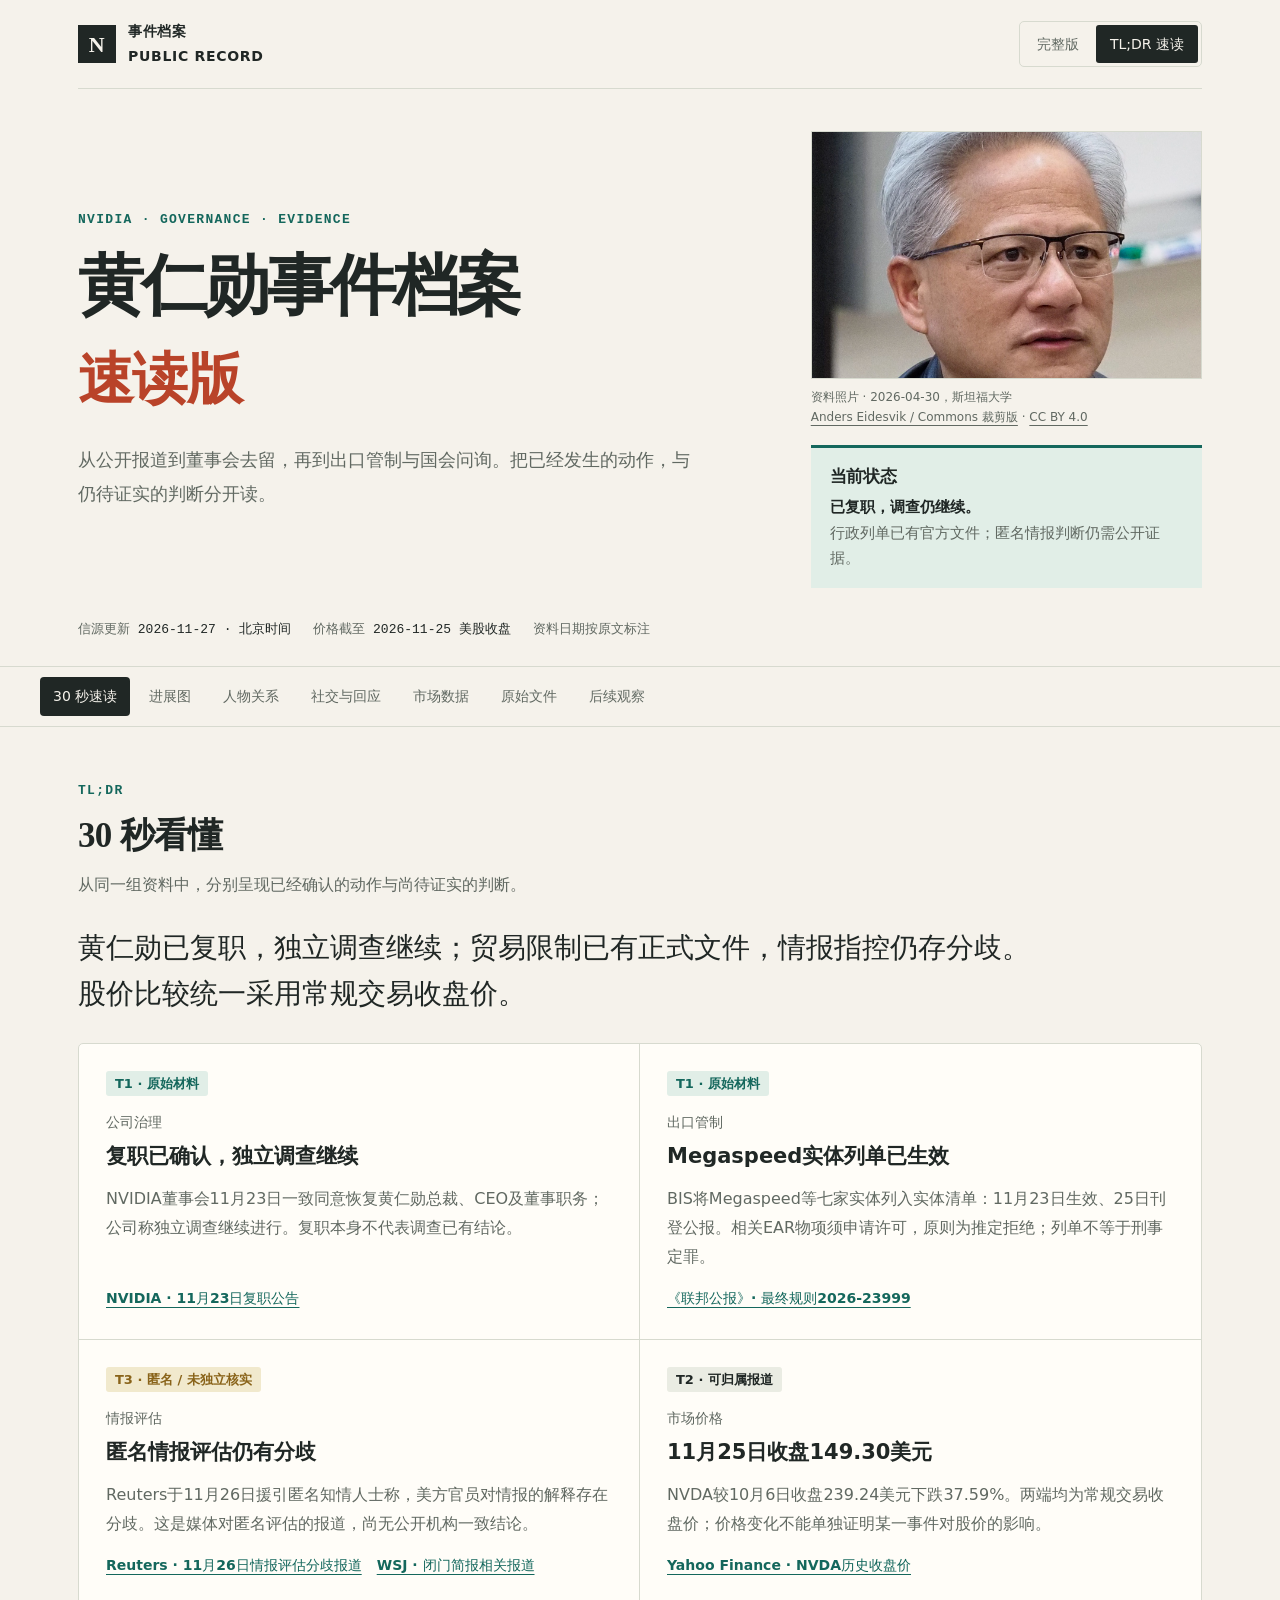
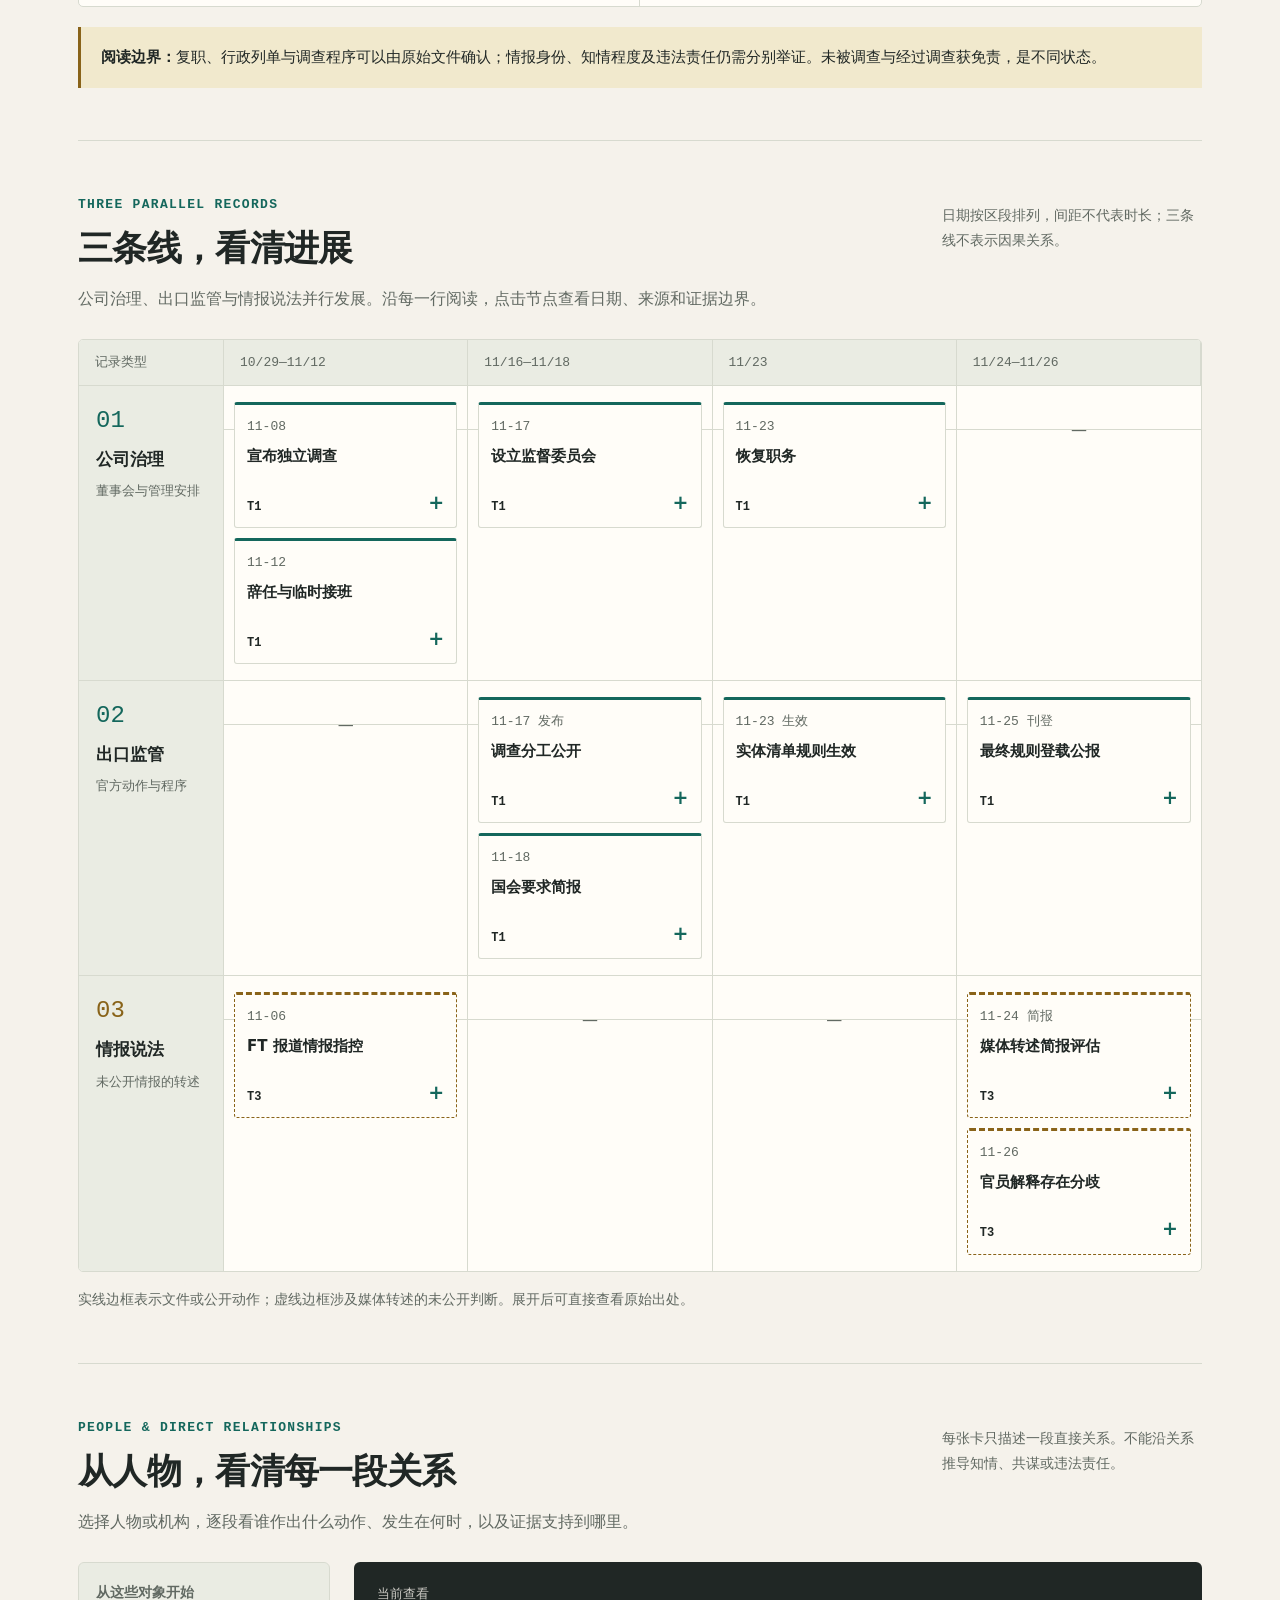
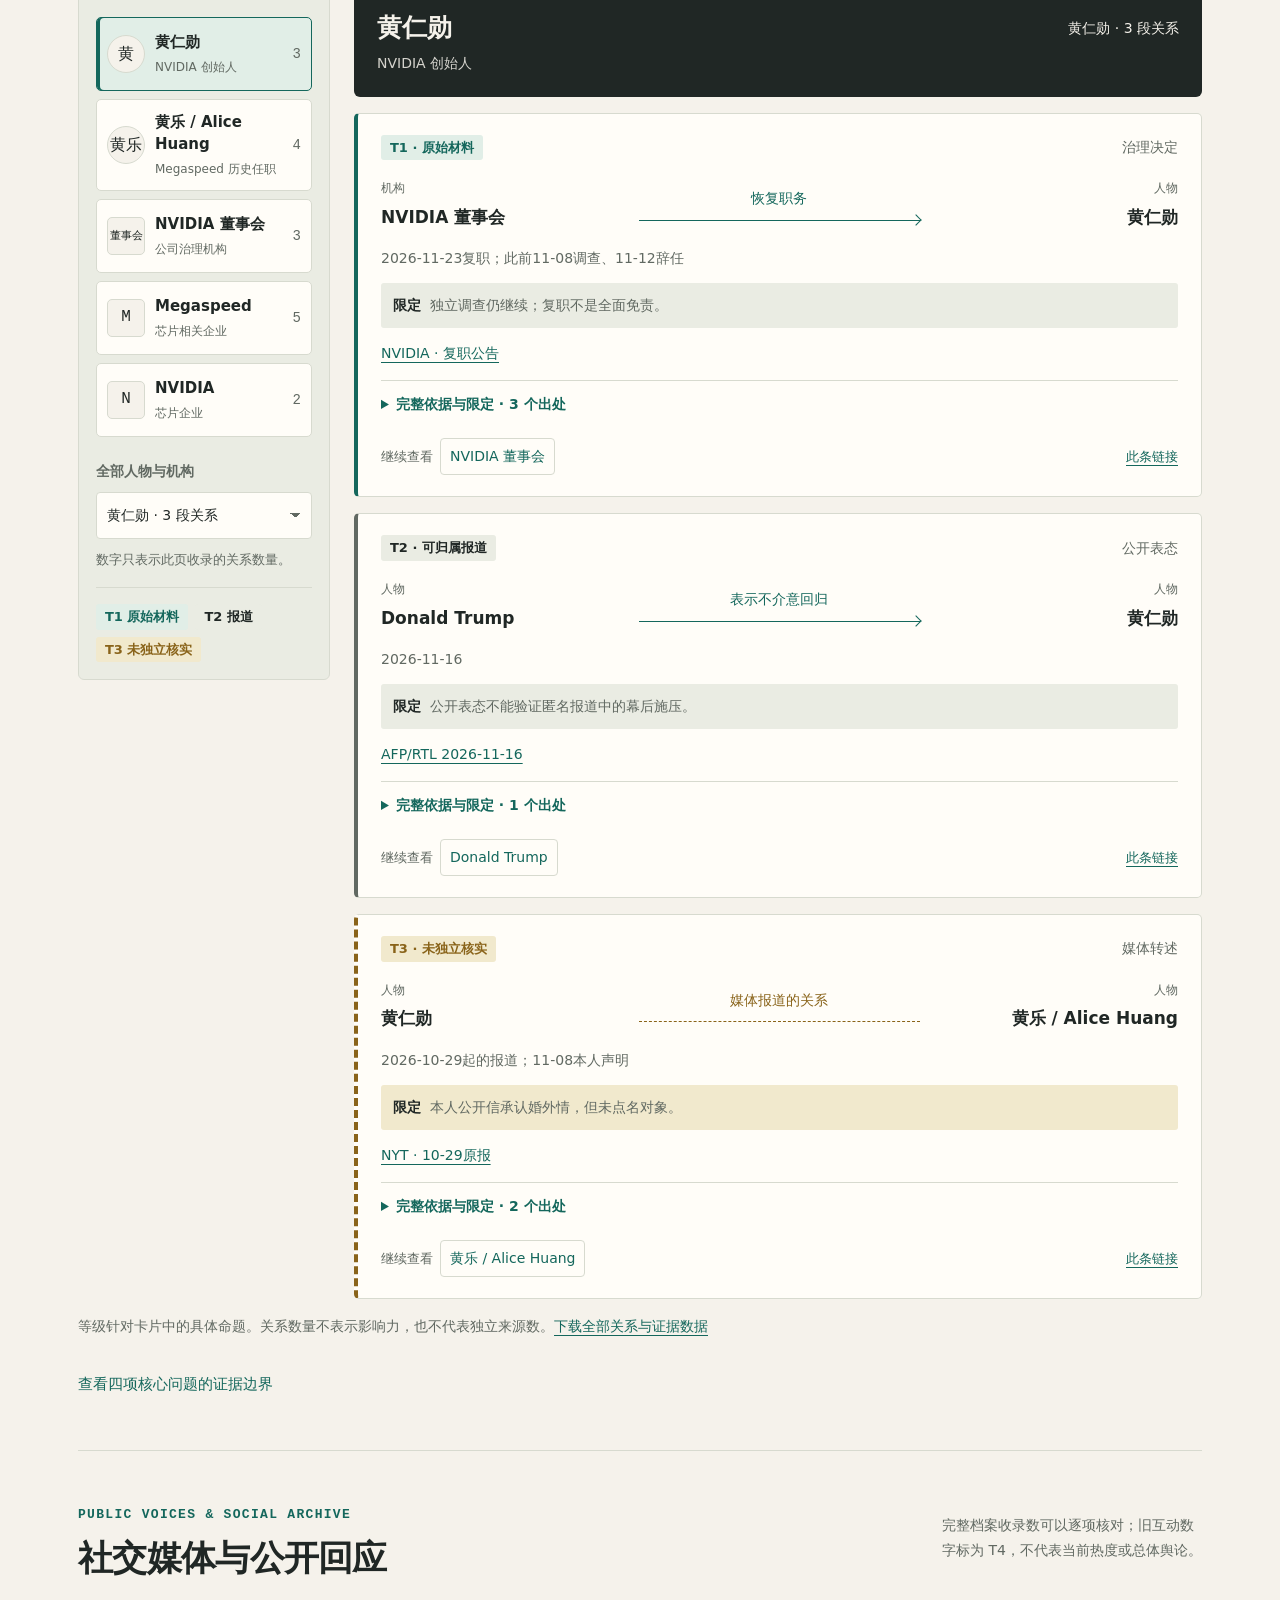
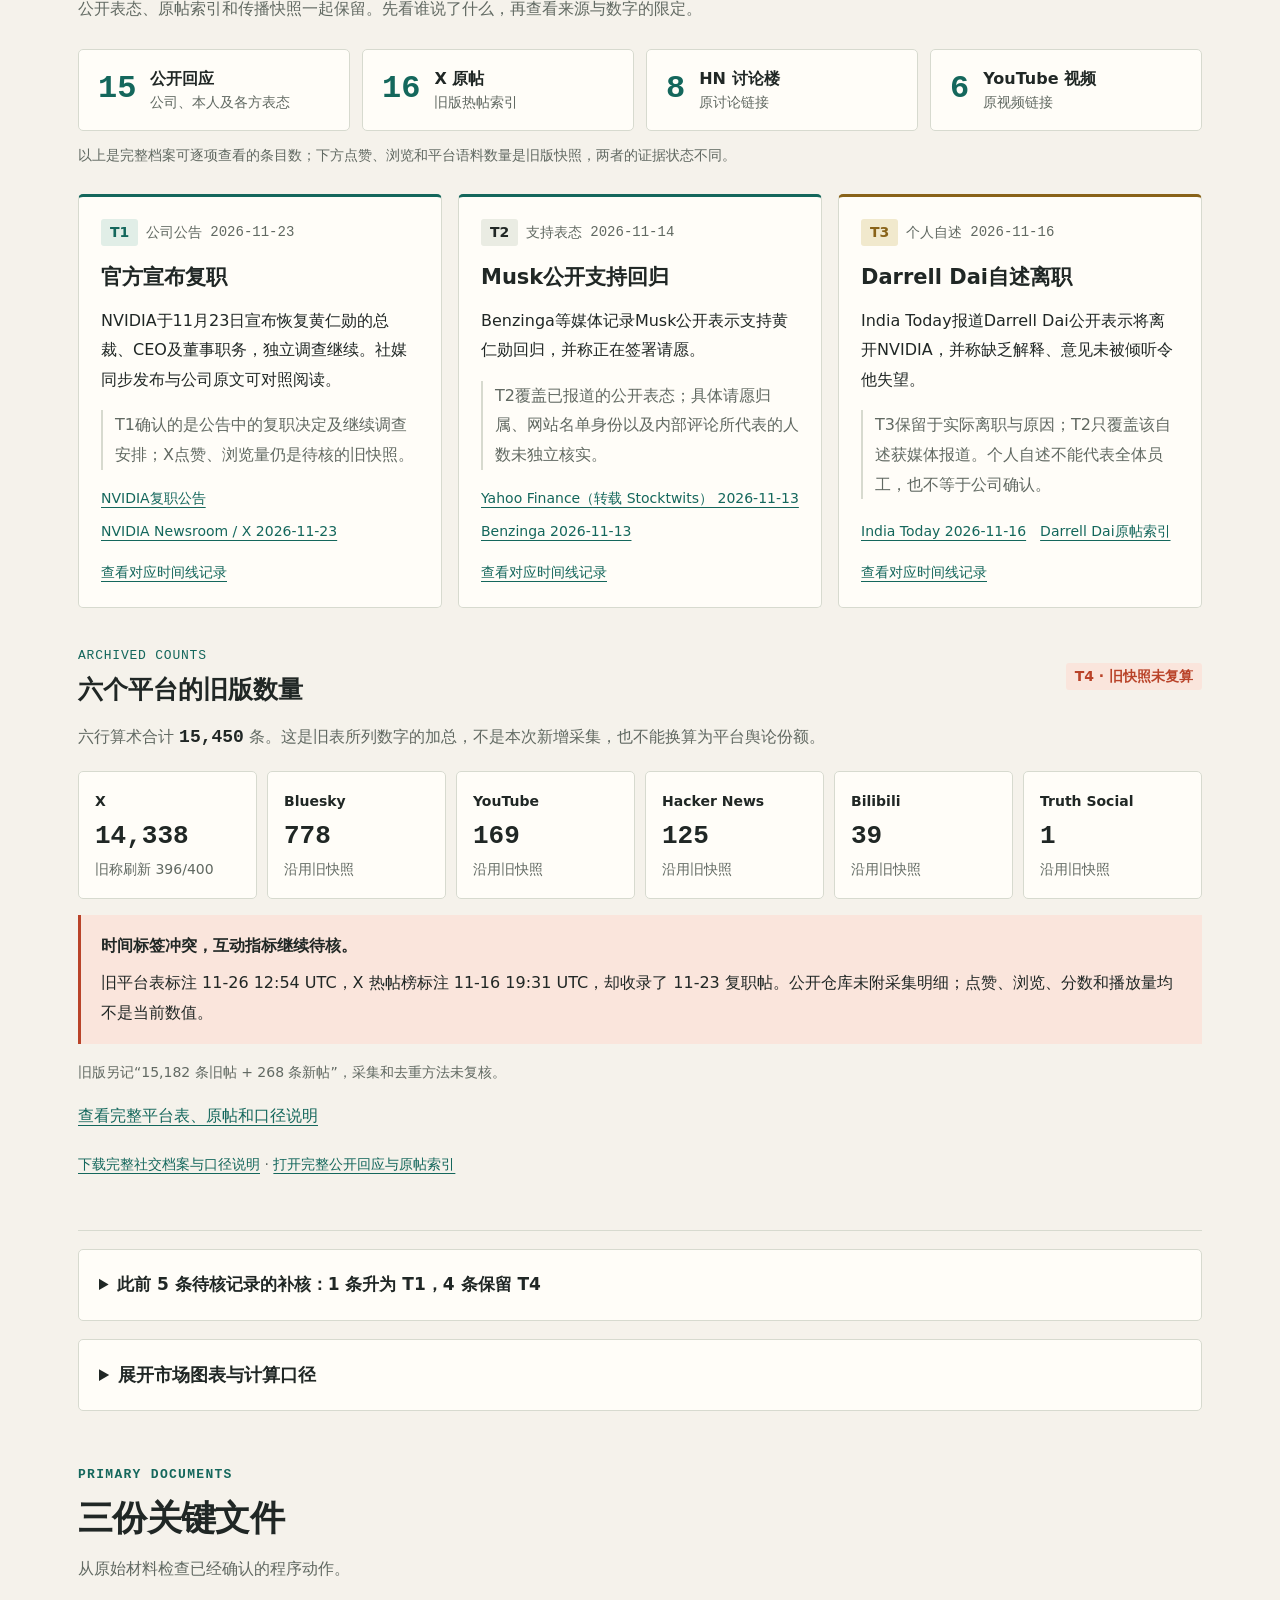
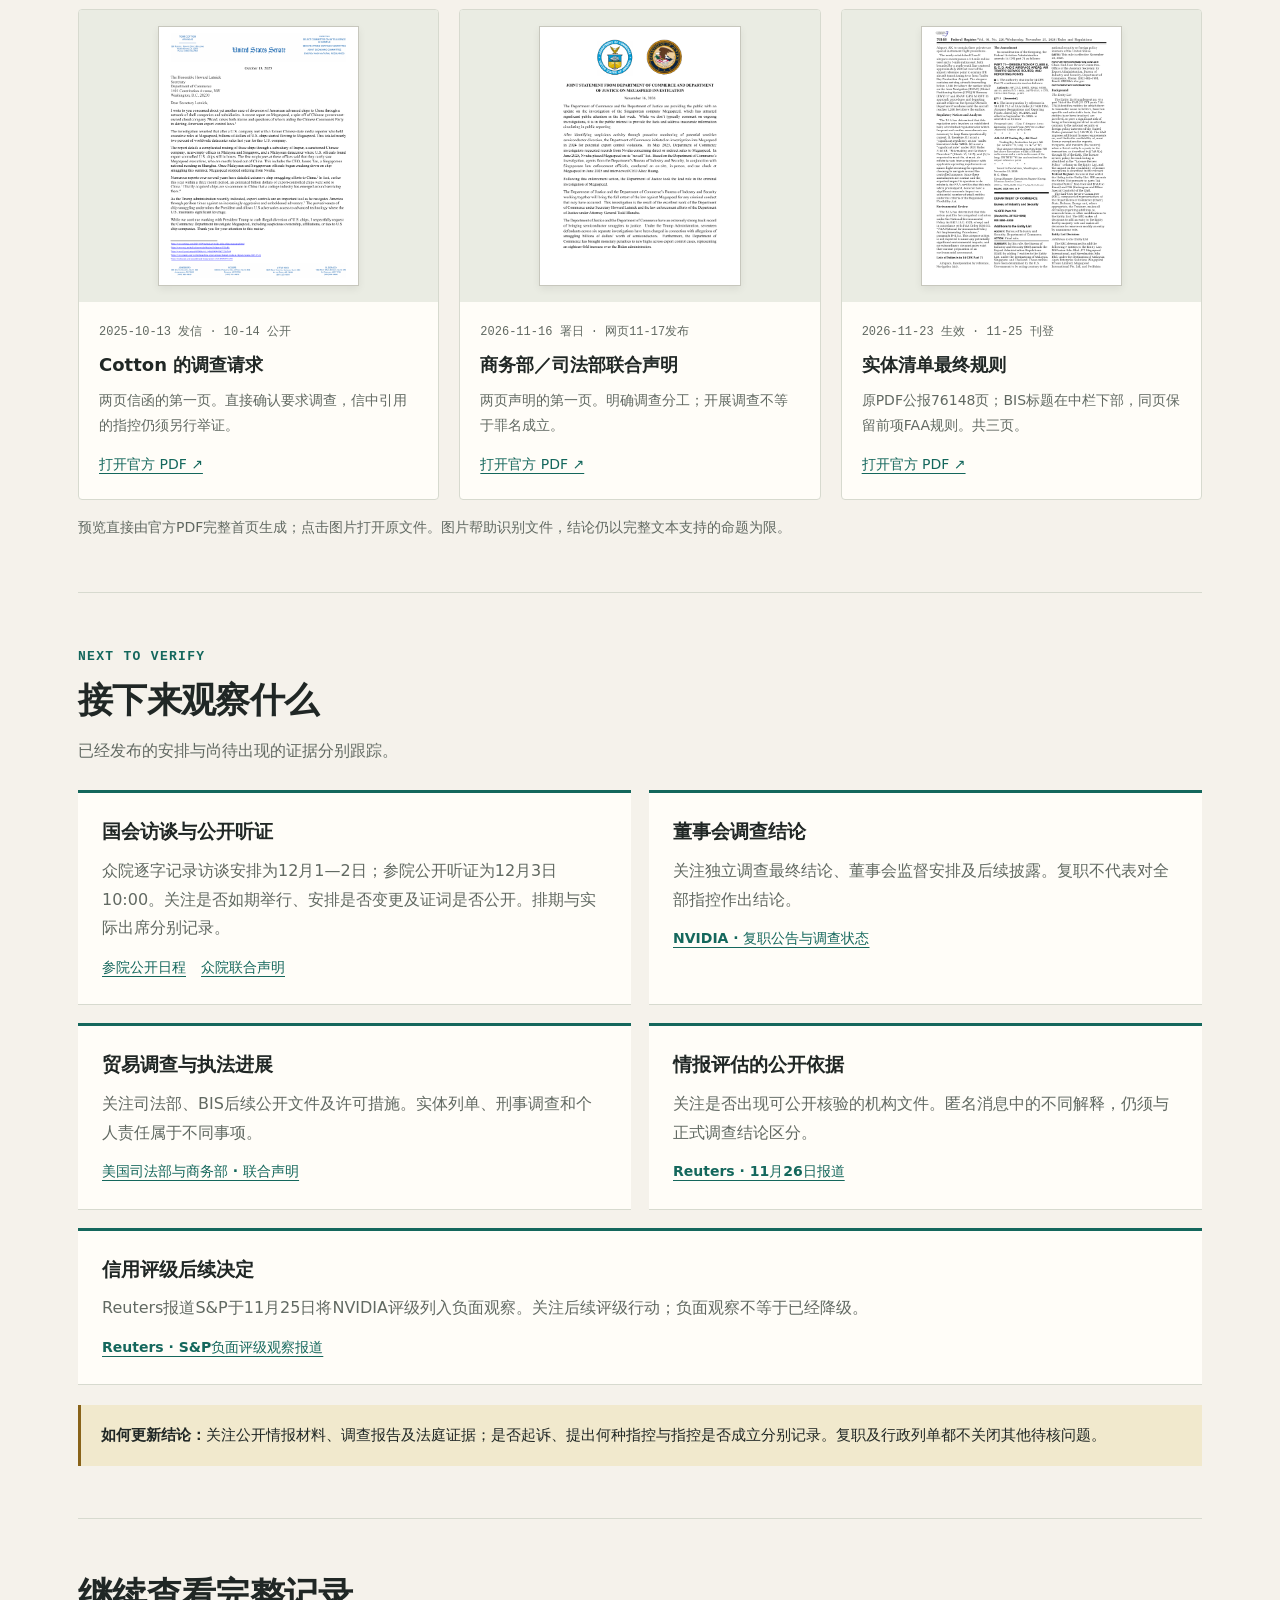
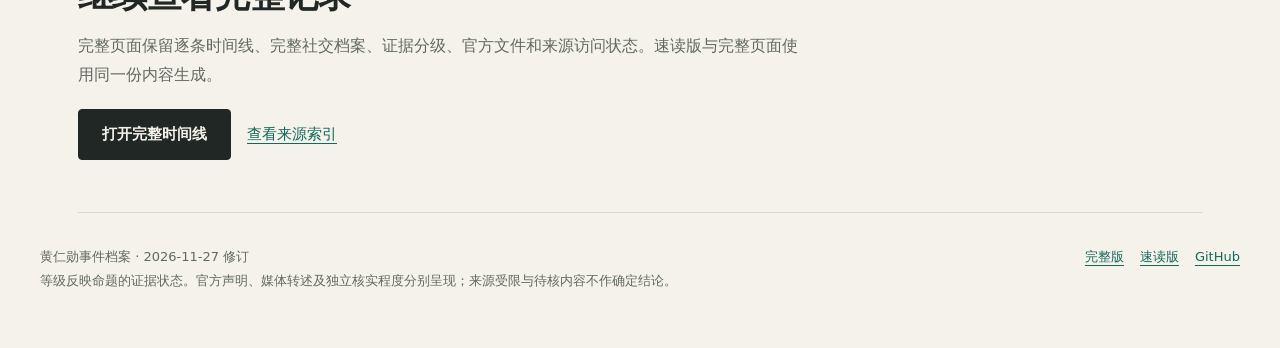
<file: tldr.html>
<!doctype html><html lang="zh-CN"><head><meta charset="utf-8"><meta name="viewport" content="width=device-width,initial-scale=1"><meta name="color-scheme" content="light dark"><title>黄仁勋事件档案 · 速读版</title><meta name="description" content="黄仁勋事件的公开记录与信源审计：区分官方文件、媒体报道与待核判断。2026-11-27更新；完整时间线与TLDR同源。"><link rel="icon" href="data:image/svg+xml,%3Csvg xmlns=%27http://www.w3.org/2000/svg%27 viewBox=%270 0 64 64%27%3E%3Crect width=%2764%27 height=%2764%27 fill=%27%2314675c%27/%3E%3Ctext x=%2732%27 y=%2745%27 text-anchor=%27middle%27 fill=%27white%27 font-size=%2740%27 font-family=%27Georgia%27%3EN%3C/text%3E%3C/svg%3E"><link rel="stylesheet" href="assets/site.css"><link rel="stylesheet" href="assets/market.css"><link rel="stylesheet" href="assets/visuals.css"><link rel="stylesheet" href="assets/social.css"><script defer src="assets/site.js"></script><script defer src="assets/visuals.js"></script><script defer src="assets/market.js"></script></head><body class="short"><a class="skip" href="#main">跳到正文</a><header class="frame"><div class="topbar"><a class="brand" href="index.html"><span class="brand-mark" aria-hidden="true">N</span><span>事件档案<br>PUBLIC RECORD</span></a><nav class="edition-tabs" aria-label="阅读版本"><a href="index.html" >完整版</a><a href="tldr.html" aria-current=page>TL;DR 速读</a></nav></div><div class="hero"><div><p class="eyebrow">NVIDIA · GOVERNANCE · EVIDENCE</p><h1>黄仁勋事件档案<em>速读版</em></h1><p class="hero-dek">从公开报道到董事会去留，再到出口管制与国会问询。把已经发生的动作，与仍待证实的判断分开读。</p></div><div class="hero-visual"><figure class="archive-portrait"><img src="assets/jensen-portrait.jpg" width="1311" height="1748" alt="黄仁勋于2026年4月30日在斯坦福大学参加交流活动的资料照片" fetchpriority="high"><figcaption>资料照片 · 2026-04-30，斯坦福大学<br><a href="https://commons.wikimedia.org/wiki/File:Jensen_huang_stanford_2026-04-30_009_(cropped).jpg" target="_blank" rel="noopener noreferrer">Anders Eidesvik / Commons 裁剪版</a> · <a href="https://creativecommons.org/licenses/by/4.0/" target="_blank" rel="noopener noreferrer">CC BY 4.0</a></figcaption></figure><aside class="hero-aside"><h2>当前状态</h2><p><strong>已复职，调查仍继续。</strong><br>行政列单已有官方文件；匿名情报判断仍需公开证据。</p></aside></div></div><div class="audit-stamp"><span>信源更新 <b>2026-11-27 · 北京时间</b></span><span>价格截至 <b>2026-11-25 美股收盘</b></span><span>资料日期按原文标注</span></div></header><div class="nav-shell"><nav class="frame section-nav" aria-label="章节导航"><a href="#summary">30 秒速读</a><a href="#overview">进展图</a><a href="#network">人物关系</a><a href="#reactions">社交与回应</a><a href="#market-details">市场数据</a><a href="#docs">原始文件</a><a href="#verdict">后续观察</a></nav></div><main class="frame" id="main"><section id="summary" class="section"><div class="section-head"><div><p class=eyebrow>TL;DR</p><h2>30 秒看懂</h2><p class=section-intro>从同一组资料中，分别呈现已经确认的动作与尚待证实的判断。</p></div></div><p class="summary-lead">黄仁勋已复职，独立调查继续；贸易限制已有正式文件，情报指控仍存分歧。股价比较统一采用常规交易收盘价。</p><div class="summary-grid"><article class="summary-card"><span class="badge t1">T1 · 原始材料</span><p class="small-label">公司治理</p><h3>复职已确认，独立调查继续</h3><p>NVIDIA董事会11月23日一致同意恢复黄仁勋总裁、CEO及董事职务；公司称独立调查继续进行。复职本身不代表调查已有结论。</p><div class="link-row"><a href="https://nvidianews.nvidia.com/news/nvidia-board-reinstates-jensen-huang-as-president-ceo-and-board-director" target="_blank" rel="noopener noreferrer">NVIDIA · 11月23日复职公告</a></div></article><article class="summary-card"><span class="badge t1">T1 · 原始材料</span><p class="small-label">出口管制</p><h3>Megaspeed实体列单已生效</h3><p>BIS将Megaspeed等七家实体列入实体清单：11月23日生效、25日刊登公报。相关EAR物项须申请许可，原则为推定拒绝；列单不等于刑事定罪。</p><div class="link-row"><a href="https://www.govinfo.gov/content/pkg/FR-2026-11-25/html/2026-23999.htm" target="_blank" rel="noopener noreferrer">《联邦公报》· 最终规则2026-23999</a></div></article><article class="summary-card"><span class="badge t3">T3 · 匿名 / 未独立核实</span><p class="small-label">情报评估</p><h3>匿名情报评估仍有分歧</h3><p>Reuters于11月26日援引匿名知情人士称，美方官员对情报的解释存在分歧。这是媒体对匿名评估的报道，尚无公开机构一致结论。</p><div class="link-row"><a href="https://www.reuters.com/world/us/us-officials-divided-over-chinese-spying-allegations-following-jensen-huangs-2026-11-26/" target="_blank" rel="noopener noreferrer">Reuters · 11月26日情报评估分歧报道</a><a href="https://www.wsj.com/politics/national-security/no-evidence-china-orchestrated-jensen-huangs-affair-officials-brief-congress-00228bb7" target="_blank" rel="noopener noreferrer">WSJ · 闭门简报相关报道</a></div></article><article class="summary-card"><span class="badge t2">T2 · 可归属报道</span><p class="small-label">市场价格</p><h3>11月25日收盘149.30美元</h3><p>NVDA较10月6日收盘239.24美元下跌37.59%。两端均为常规交易收盘价；价格变化不能单独证明某一事件对股价的影响。</p><div class="link-row"><a href="https://finance.yahoo.com/quote/NVDA/history/" target="_blank" rel="noopener noreferrer">Yahoo Finance · NVDA历史收盘价</a></div></article></div><p class="reading-boundary"><b>阅读边界：</b>复职、行政列单与调查程序可以由原始文件确认；情报身份、知情程度及违法责任仍需分别举证。未被调查与经过调查获免责，是不同状态。</p></section><section class="section" id="overview"><div class="section-head"><div><p class="eyebrow">THREE PARALLEL RECORDS</p><h2>三条线，看清进展</h2><p class="section-intro">公司治理、出口监管与情报说法并行发展。沿每一行阅读，点击节点查看日期、来源和证据边界。</p></div><p class="section-note">日期按区段排列，间距不代表时长；三条线不表示因果关系。</p></div><div class="track-scroll" tabindex="0" aria-label="三轨事件图；小屏可横向滚动"><div class="track-chart"><div class="track-axis"><span>记录类型</span><span>10/29—11/12</span><span>11/16—11/18</span><span>11/23</span><span>11/24—11/26</span></div><div class="track-lane governance"><div class="track-label"><span aria-hidden="true">01</span><h3>公司治理</h3><p>董事会与管理安排</p></div><div class="track-cell"><details class="track-point"><summary><time>11-08</time><span class="track-point-title">宣布独立调查</span><span class="track-grade t1">T1</span><span class="track-expand" aria-hidden="true">+</span></summary><div class="track-detail"><p>董事会宣布启动独立调查；启动程序不等于公布最终结论。</p><a href="https://nvidianews.nvidia.com/news/statement-from-nvidia-board-of-directors" target="_blank" rel="noopener noreferrer">NVIDIA 董事会声明 2026-11-08</a></div></details><details class="track-point"><summary><time>11-12</time><span class="track-point-title">辞任与临时接班</span><span class="track-grade t1">T1</span><span class="track-expand" aria-hidden="true">+</span></summary><div class="track-detail"><p>NVIDIA宣布黄辞任，Kress出任临时CEO，Jones出任董事长。</p><a href="https://nvidianews.nvidia.com/news/nvidia-announces-ceo-transition" target="_blank" rel="noopener noreferrer">NVIDIA《NVIDIA Announces CEO Transition》</a></div></details></div><div class="track-cell"><details class="track-point"><summary><time>11-17</time><span class="track-point-title">设立监督委员会</span><span class="track-grade t1">T1</span><span class="track-expand" aria-hidden="true">+</span></summary><div class="track-detail"><p>公司设立国家安全与出口管制监督委员会；这是制度安排。</p><a href="https://investor.nvidia.com/news/press-release-details/2026/NVIDIA-Board-of-Directors-Establishes-National-Security-and-Export-Control-Oversight-Committee/default.aspx" target="_blank" rel="noopener noreferrer">NVIDIA：成立国家安全与出口管制监督委员会</a></div></details></div><div class="track-cell"><details class="track-point"><summary><time>11-23</time><span class="track-point-title">恢复职务</span><span class="track-grade t1">T1</span><span class="track-expand" aria-hidden="true">+</span></summary><div class="track-detail"><p>董事会一致恢复黄的职务，同时明确独立调查继续。</p><a href="https://nvidianews.nvidia.com/news/nvidia-board-reinstates-jensen-huang-as-president-ceo-and-board-director" target="_blank" rel="noopener noreferrer">NVIDIA · 复职公告</a></div></details></div><div class="track-cell"><span class="track-empty" aria-label="本图未列重点事件">—</span></div></div><div class="track-lane regulation"><div class="track-label"><span aria-hidden="true">02</span><h3>出口监管</h3><p>官方动作与程序</p></div><div class="track-cell"><span class="track-empty" aria-label="本图未列重点事件">—</span></div><div class="track-cell"><details class="track-point"><summary><time>11-17 发布</time><span class="track-point-title">调查分工公开</span><span class="track-grade t1">T1</span><span class="track-expand" aria-hidden="true">+</span></summary><div class="track-detail"><p>联合声明署日11-16，网页11-17发布；司法部牵头刑事调查，BIS协作。</p><a href="https://www.justice.gov/opa/pr/joint-statement-department-commerce-and-department-justice-megaspeed-investigation" target="_blank" rel="noopener noreferrer">DOJ / Commerce · 联合声明</a></div></details><details class="track-point"><summary><time>11-18</time><span class="track-point-title">国会要求简报</span><span class="track-grade t1">T1</span><span class="track-expand" aria-hidden="true">+</span></summary><div class="track-detail"><p>众院能源商务委员会要求NVIDIA及商务部不晚于12-02提供简报。</p><a href="https://energycommerce.house.gov/posts/chairman-guthrie-requests-briefings-from-nvidia-and-department-of-commerce-over-megaspeed-and-national-security-concerns" target="_blank" rel="noopener noreferrer">众院能源商务委员会：要求Nvidia及商务部提供简报</a></div></details></div><div class="track-cell"><details class="track-point"><summary><time>11-23 生效</time><span class="track-point-title">实体清单规则生效</span><span class="track-grade t1">T1</span><span class="track-expand" aria-hidden="true">+</span></summary><div class="track-detail"><p>将Megaspeed等七家实体列入清单；行政动作不等于刑事定罪。</p><a href="https://www.govinfo.gov/content/pkg/FR-2026-11-25/html/2026-23999.htm" target="_blank" rel="noopener noreferrer">BIS · 最终列单规则</a></div></details></div><div class="track-cell"><details class="track-point"><summary><time>11-25 刊登</time><span class="track-point-title">最终规则登载公报</span><span class="track-grade t1">T1</span><span class="track-expand" aria-hidden="true">+</span></summary><div class="track-detail"><p>与11-23生效的是同一规则。此处单列正式出版日期，避免混淆。</p><a href="https://www.govinfo.gov/content/pkg/FR-2026-11-25/html/2026-23999.htm" target="_blank" rel="noopener noreferrer">BIS · 最终列单规则</a></div></details></div></div><div class="track-lane intelligence"><div class="track-label"><span aria-hidden="true">03</span><h3>情报说法</h3><p>未公开情报的转述</p></div><div class="track-cell"><details class="track-point"><summary><time>11-06</time><span class="track-point-title">FT 报道情报指控</span><span class="track-grade t3">T3</span><span class="track-expand" aria-hidden="true">+</span></summary><div class="track-detail"><p>原发书目已定位，付费正文受限；相关情报判断未见公开原始材料。</p><a href="https://www.ft.com/content/a55a2a22-4479-4f93-a445-6147a5c6d790" target="_blank" rel="noopener noreferrer">FT · 11-06原报</a></div></details></div><div class="track-cell"><span class="track-empty" aria-label="本图未列重点事件">—</span></div><div class="track-cell"><span class="track-empty" aria-label="本图未列重点事件">—</span></div><div class="track-cell"><details class="track-point"><summary><time>11-24 简报</time><span class="track-point-title">媒体转述简报评估</span><span class="track-grade t3">T3</span><span class="track-expand" aria-hidden="true">+</span></summary><div class="track-detail"><p>WSJ于11-25报道前一天闭门简报：未见中方策划关系的证据。原始情报未公开。</p><a href="https://www.wsj.com/politics/national-security/no-evidence-china-orchestrated-jensen-huangs-affair-officials-brief-congress-00228bb7" target="_blank" rel="noopener noreferrer">WSJ · 闭门简报报道</a></div></details><details class="track-point"><summary><time>11-26</time><span class="track-point-title">官员解释存在分歧</span><span class="track-grade t3">T3</span><span class="track-expand" aria-hidden="true">+</span></summary><div class="track-detail"><p>Reuters援引匿名来源描述评估分歧；不是统一公开的机构结论。</p><a href="https://www.reuters.com/world/us/us-officials-divided-over-chinese-spying-allegations-following-jensen-huangs-2026-11-26/" target="_blank" rel="noopener noreferrer">Reuters · 情报评估分歧</a></div></details></div></div></div></div><p class="visual-caption">实线边框表示文件或公开动作；虚线边框涉及媒体转述的未公开判断。展开后可直接查看原始出处。</p></section><section class="section relationship-section" id="network"><div class="section-head"><div><p class="eyebrow">PEOPLE &amp; DIRECT RELATIONSHIPS</p><h2>从人物，看清每一段关系</h2><p class="section-intro">选择人物或机构，逐段看谁作出什么动作、发生在何时，以及证据支持到哪里。</p></div><p class="section-note">每张卡只描述一段直接关系。不能沿关系推导知情、共谋或违法责任。</p></div><div class="actor-explorer"><aside class="actor-directory js-only" aria-label="选择人物或机构"><p class="actor-directory-label">从这些对象开始</p><div class="actor-featured" role="group" aria-label="常看人物与机构"><button class="actor-choice" type="button" data-actor="huang" aria-controls="relationshipList" aria-pressed="false"><span class="actor-monogram" aria-hidden="true">黄</span><span><b>黄仁勋</b><small>NVIDIA 创始人</small></span><span class="actor-count">3<span class="sr-only">段关系</span></span></button><button class="actor-choice" type="button" data-actor="alice" aria-controls="relationshipList" aria-pressed="false"><span class="actor-monogram" aria-hidden="true">黄乐</span><span><b>黄乐 / Alice Huang</b><small>Megaspeed 历史任职</small></span><span class="actor-count">4<span class="sr-only">段关系</span></span></button><button class="actor-choice" type="button" data-actor="board" aria-controls="relationshipList" aria-pressed="false"><span class="actor-monogram" aria-hidden="true">董事会</span><span><b>NVIDIA 董事会</b><small>公司治理机构</small></span><span class="actor-count">3<span class="sr-only">段关系</span></span></button><button class="actor-choice" type="button" data-actor="mega" aria-controls="relationshipList" aria-pressed="false"><span class="actor-monogram" aria-hidden="true">M</span><span><b>Megaspeed</b><small>芯片相关企业</small></span><span class="actor-count">5<span class="sr-only">段关系</span></span></button><button class="actor-choice" type="button" data-actor="nvidia" aria-controls="relationshipList" aria-pressed="false"><span class="actor-monogram" aria-hidden="true">N</span><span><b>NVIDIA</b><small>芯片企业</small></span><span class="actor-count">2<span class="sr-only">段关系</span></span></button></div><label class="actor-select-label" for="actorSelect">全部人物与机构</label><select id="actorSelect" class="actor-select" aria-controls="relationshipList"><option value="all">全部 14 段关系</option><optgroup label="人物"><option value="huang" data-label="黄仁勋" data-role="NVIDIA 创始人" data-kind="person">黄仁勋 · 3 段关系</option><option value="alice" data-label="黄乐 / Alice Huang" data-role="Megaspeed 历史任职" data-kind="person">黄乐 / Alice Huang · 4 段关系</option><option value="kress" data-label="Colette Kress" data-role="11/12–23 临时 CEO" data-kind="person">Colette Kress · 1 段关系</option><option value="jones" data-label="Harvey C. Jones" data-role="11/12 获任董事长" data-kind="person">Harvey C. Jones · 1 段关系</option><option value="trump" data-label="Donald Trump" data-role="美国总统" data-kind="person">Donald Trump · 1 段关系</option><option value="cotton" data-label="Tom Cotton" data-role="美国参议员" data-kind="person">Tom Cotton · 1 段关系</option></optgroup><optgroup label="机构"><option value="board" data-label="NVIDIA 董事会" data-role="公司治理机构" data-kind="institution">NVIDIA 董事会 · 3 段关系</option><option value="nvidia" data-label="NVIDIA" data-role="芯片企业" data-kind="institution">NVIDIA · 2 段关系</option><option value="mega" data-label="Megaspeed" data-role="芯片相关企业" data-kind="institution">Megaspeed · 5 段关系</option><option value="bis" data-label="商务部 / BIS" data-role="出口管制行政机构" data-kind="institution">商务部 / BIS · 2 段关系</option><option value="doj" data-label="美国司法部" data-role="刑事调查机构" data-kind="institution">美国司法部 · 1 段关系</option><option value="mha" data-label="新加坡内政部" data-role="本国调查程序说明" data-kind="institution">新加坡内政部 · 2 段关系</option><option value="congress" data-label="美国国会委员会" data-role="监督与问询" data-kind="institution">美国国会委员会 · 1 段关系</option></optgroup><optgroup label="报道中的未证实对象"><option value="intelligence" data-label="中方情报机构" data-role="报道中的未证实对象" data-kind="unverified">中方情报机构 · 1 段关系</option></optgroup></select><p class="actor-directory-note">数字只表示此页收录的关系数量。</p><div class="actor-evidence-key"><span class="badge t1">T1 原始材料</span><span class="badge t2">T2 报道</span><span class="badge t3">T3 未独立核实</span></div></aside><div class="actor-workspace"><div class="actor-focus js-only"><div><p class="actor-focus-label">当前查看</p><h3 id="actorName">黄仁勋</h3><p id="actorRole">NVIDIA 创始人</p></div><p class="actor-result" id="actorResult" role="status" aria-live="polite"></p></div><noscript><p class="noscript-message">当前显示全部 14 段关系；每张卡都可展开查看完整来源。启用 JavaScript 后可按人物筛选。</p></noscript><div class="relationship-list" id="relationshipList"><article class="relationship-card t1" id="relation-board-huang" data-relationship="board-huang" data-subject="board" data-object="huang"><div class="relationship-meta"><span class="badge t1">T1 · 原始材料</span><span>治理决定</span></div><div class="relationship-pair directed"><div class="relationship-endpoint"><span class="endpoint-kind">机构</span><b>NVIDIA 董事会</b></div><div class="relationship-action"><span>恢复职务</span><i aria-hidden="true"></i></div><div class="relationship-endpoint"><span class="endpoint-kind">人物</span><b>黄仁勋</b></div></div><p class="relationship-date">2026-11-23复职；此前11-08调查、11-12辞任</p><h4 class="sr-only">董事会恢复黄仁勋总裁、CEO及董事职务</h4><p class="relationship-limit"><b>限定</b>独立调查仍继续；复职不是全面免责。</p><div class="relationship-source"><a href="https://nvidianews.nvidia.com/news/nvidia-board-reinstates-jensen-huang-as-president-ceo-and-board-director" target="_blank" rel="noopener noreferrer">NVIDIA · 复职公告</a></div><details class="relationship-evidence"><summary>完整依据与限定 · 3 个出处</summary><p>董事会先宣布独立调查，随后宣布黄仁勋辞任，并于11月23日一致决定恢复其职务。</p><p>这是公司的人事与治理决定。复职公告同时说明独立调查继续，不能据此认定所有问题已经排除。</p><div class="link-row"><a href="https://nvidianews.nvidia.com/news/nvidia-board-reinstates-jensen-huang-as-president-ceo-and-board-director" target="_blank" rel="noopener noreferrer">NVIDIA · 复职公告</a><a href="https://nvidianews.nvidia.com/news/statement-from-nvidia-board-of-directors" target="_blank" rel="noopener noreferrer">NVIDIA 董事会声明 2026-11-08</a><a href="https://nvidianews.nvidia.com/news/nvidia-announces-ceo-transition" target="_blank" rel="noopener noreferrer">NVIDIA《NVIDIA Announces CEO Transition》</a></div></details><div class="relationship-traverse js-only"><span>继续查看</span><button type="button" data-actor="board" aria-controls="relationshipList">NVIDIA 董事会</button><button type="button" data-actor="huang" aria-controls="relationshipList">黄仁勋</button><a class="relationship-permalink" href="#relation-board-huang" aria-label="董事会恢复黄仁勋总裁、CEO及董事职务的永久链接">此条链接</a></div></article><article class="relationship-card t1" id="relation-board-kress" data-relationship="board-kress" data-subject="board" data-object="kress"><div class="relationship-meta"><span class="badge t1">T1 · 原始材料</span><span>治理决定</span></div><div class="relationship-pair directed"><div class="relationship-endpoint"><span class="endpoint-kind">机构</span><b>NVIDIA 董事会</b></div><div class="relationship-action"><span>任命临时 CEO</span><i aria-hidden="true"></i></div><div class="relationship-endpoint"><span class="endpoint-kind">人物</span><b>Colette Kress</b></div></div><p class="relationship-date">2026-11-12；黄于11-23复职</p><h4 class="sr-only">Colette Kress 在过渡期出任临时 CEO</h4><p class="relationship-limit"><b>限定</b>历史过渡安排：11月12日至黄仁勋复职前。</p><div class="relationship-source"><a href="https://nvidianews.nvidia.com/news/nvidia-announces-ceo-transition" target="_blank" rel="noopener noreferrer">NVIDIA 官方新闻稿</a></div><details class="relationship-evidence"><summary>完整依据与限定 · 2 个出处</summary><p>NVIDIA交接公告任命Kress为临时CEO，并继续兼任CFO。</p><p>此处标注的是11月12日至黄仁勋复职前的管理安排，不将历史临时职位显示为当前职位。</p><div class="link-row"><a href="https://nvidianews.nvidia.com/news/nvidia-announces-ceo-transition" target="_blank" rel="noopener noreferrer">NVIDIA 官方新闻稿</a><a href="https://nvidianews.nvidia.com/news/nvidia-board-reinstates-jensen-huang-as-president-ceo-and-board-director" target="_blank" rel="noopener noreferrer">NVIDIA · 复职公告</a></div></details><div class="relationship-traverse js-only"><span>继续查看</span><button type="button" data-actor="board" aria-controls="relationshipList">NVIDIA 董事会</button><button type="button" data-actor="kress" aria-controls="relationshipList">Colette Kress</button><a class="relationship-permalink" href="#relation-board-kress" aria-label="Colette Kress 在过渡期出任临时 CEO的永久链接">此条链接</a></div></article><article class="relationship-card t1" id="relation-board-jones" data-relationship="board-jones" data-subject="board" data-object="jones"><div class="relationship-meta"><span class="badge t1">T1 · 原始材料</span><span>治理决定</span></div><div class="relationship-pair directed"><div class="relationship-endpoint"><span class="endpoint-kind">机构</span><b>NVIDIA 董事会</b></div><div class="relationship-action"><span>任命董事长</span><i aria-hidden="true"></i></div><div class="relationship-endpoint"><span class="endpoint-kind">人物</span><b>Harvey C. Jones</b></div></div><p class="relationship-date">2026-11-12</p><h4 class="sr-only">Harvey C. Jones 获任董事长</h4><p class="relationship-limit"><b>限定</b>任命本身不说明个人对其他决策的私下意见。</p><div class="relationship-source"><a href="https://nvidianews.nvidia.com/news/nvidia-announces-ceo-transition" target="_blank" rel="noopener noreferrer">NVIDIA 官方新闻稿</a></div><details class="relationship-evidence"><summary>完整依据与限定 · 1 个出处</summary><p>NVIDIA交接公告任命Harvey C. Jones为公司首任董事长。</p><p>职务任命本身有官方公告；不能由此推断个人对董事会各项决策的私下意见。</p><div class="link-row"><a href="https://nvidianews.nvidia.com/news/nvidia-announces-ceo-transition" target="_blank" rel="noopener noreferrer">NVIDIA 官方新闻稿</a></div></details><div class="relationship-traverse js-only"><span>继续查看</span><button type="button" data-actor="board" aria-controls="relationshipList">NVIDIA 董事会</button><button type="button" data-actor="jones" aria-controls="relationshipList">Harvey C. Jones</button><a class="relationship-permalink" href="#relation-board-jones" aria-label="Harvey C. Jones 获任董事长的永久链接">此条链接</a></div></article><article class="relationship-card t2" id="relation-trump-huang" data-relationship="trump-huang" data-subject="trump" data-object="huang"><div class="relationship-meta"><span class="badge t2">T2 · 可归属报道</span><span>公开表态</span></div><div class="relationship-pair directed"><div class="relationship-endpoint"><span class="endpoint-kind">人物</span><b>Donald Trump</b></div><div class="relationship-action"><span>表示不介意回归</span><i aria-hidden="true"></i></div><div class="relationship-endpoint"><span class="endpoint-kind">人物</span><b>黄仁勋</b></div></div><p class="relationship-date">2026-11-16</p><h4 class="sr-only">特朗普公开表示不介意黄仁勋回归</h4><p class="relationship-limit"><b>限定</b>公开表态不能验证匿名报道中的幕后施压。</p><div class="relationship-source"><a href="https://today.rtl.lu/news/world/trump-says-would-not-mind-huang-being-reinstated-at-nvidia-786835918" target="_blank" rel="noopener noreferrer">AFP/RTL 2026-11-16</a></div><details class="relationship-evidence"><summary>完整依据与限定 · 1 个出处</summary><p>AFP记录特朗普向记者表示不介意黄仁勋回归NVIDIA。</p><p>公开表态与匿名报道中的幕后施压、具体电话内容是不同命题；此关系卡只表达这一公开表态。</p><div class="link-row"><a href="https://today.rtl.lu/news/world/trump-says-would-not-mind-huang-being-reinstated-at-nvidia-786835918" target="_blank" rel="noopener noreferrer">AFP/RTL 2026-11-16</a></div></details><div class="relationship-traverse js-only"><span>继续查看</span><button type="button" data-actor="trump" aria-controls="relationshipList">Donald Trump</button><button type="button" data-actor="huang" aria-controls="relationshipList">黄仁勋</button><a class="relationship-permalink" href="#relation-trump-huang" aria-label="特朗普公开表示不介意黄仁勋回归的永久链接">此条链接</a></div></article><article class="relationship-card t3" id="relation-huang-alice" data-relationship="huang-alice" data-subject="huang" data-object="alice"><div class="relationship-meta"><span class="badge t3">T3 · 未独立核实</span><span>媒体转述</span></div><div class="relationship-pair qualified"><div class="relationship-endpoint"><span class="endpoint-kind">人物</span><b>黄仁勋</b></div><div class="relationship-action"><span>媒体报道的关系</span><i aria-hidden="true"></i></div><div class="relationship-endpoint"><span class="endpoint-kind">人物</span><b>黄乐 / Alice Huang</b></div></div><p class="relationship-date">2026-10-29起的报道；11-08本人声明</p><h4 class="sr-only">报道将黄仁勋的关系对象指向 Alice Huang</h4><p class="relationship-limit"><b>限定</b>本人公开信承认婚外情，但未点名对象。</p><div class="relationship-source"><a href="https://www.nytimes.com/2026/10/29/us/politics/nvidia-china-jensen-huang-trump.html" target="_blank" rel="noopener noreferrer">NYT · 10-29原报</a></div><details class="relationship-evidence"><summary>完整依据与限定 · 2 个出处</summary><p>NYT等媒体报道黄仁勋与Alice Huang的关系。黄仁勋11月8日的公司公开信承认婚外情并道歉。</p><p>本人公开信确认婚外情，但未在该信中点名对象；不能把信中的T1确认范围扩展为媒体全部细节，更不能从关系推定情报指使。</p><div class="link-row"><a href="https://www.nytimes.com/2026/10/29/us/politics/nvidia-china-jensen-huang-trump.html" target="_blank" rel="noopener noreferrer">NYT · 10-29原报</a><a href="https://nvidianews.nvidia.com/news/a-message-to-our-company" target="_blank" rel="noopener noreferrer">NVIDIA《A Message to Our Company》</a></div></details><div class="relationship-traverse js-only"><span>继续查看</span><button type="button" data-actor="huang" aria-controls="relationshipList">黄仁勋</button><button type="button" data-actor="alice" aria-controls="relationshipList">黄乐 / Alice Huang</button><a class="relationship-permalink" href="#relation-huang-alice" aria-label="报道将黄仁勋的关系对象指向 Alice Huang的永久链接">此条链接</a></div></article><article class="relationship-card t1" id="relation-alice-mega" data-relationship="alice-mega" data-subject="alice" data-object="mega"><div class="relationship-meta"><span class="badge t1">T1 · 原始材料</span><span>历史记载</span></div><div class="relationship-pair qualified"><div class="relationship-endpoint"><span class="endpoint-kind">人物</span><b>黄乐 / Alice Huang</b></div><div class="relationship-action"><span>2025年6月记载为 CEO</span><i aria-hidden="true"></i></div><div class="relationship-endpoint"><span class="endpoint-kind">机构</span><b>Megaspeed</b></div></div><p class="relationship-date">2025-06核查；2026-11-16声明回溯</p><h4 class="sr-only">联合声明回溯：2025年6月核查时称 Alice Huang 为 CEO</h4><p class="relationship-limit"><b>限定</b>官方文件回溯当时身份，不代表当前仍任职。</p><div class="relationship-source"><a href="https://www.justice.gov/opa/pr/joint-statement-department-commerce-and-department-justice-megaspeed-investigation" target="_blank" rel="noopener noreferrer">DOJ / Commerce · 联合声明</a></div><details class="relationship-evidence"><summary>完整依据与限定 · 3 个出处</summary><p>商务部与司法部联合声明在回溯2025年6月现场核查时，将Alice Huang称为Megaspeed CEO，并描述BIS与她面谈。</p><p>T1对应官方文件对当时身份与核查程序的记载，不表示当前仍任职。公司另称她于2025年8月30日离职；不同时间与材料分别归属，不自行推定具体交接过程。</p><div class="link-row"><a href="https://www.justice.gov/opa/pr/joint-statement-department-commerce-and-department-justice-megaspeed-investigation" target="_blank" rel="noopener noreferrer">DOJ / Commerce · 联合声明</a><a href="https://www.justice.gov/opa/media/1472536/dl?inline" target="_blank" rel="noopener noreferrer">联合声明原始 PDF</a><a href="https://www.infobae.com/america/agencias/2026/11/15/megaspeed-dice-que-alice-huang-dejo-la-empresa-en-agosto-de-2025/" target="_blank" rel="noopener noreferrer">公司关于离职日期的表态（媒体报道）</a></div></details><div class="relationship-traverse js-only"><span>继续查看</span><button type="button" data-actor="alice" aria-controls="relationshipList">黄乐 / Alice Huang</button><button type="button" data-actor="mega" aria-controls="relationshipList">Megaspeed</button><a class="relationship-permalink" href="#relation-alice-mega" aria-label="联合声明回溯：2025年6月核查时称 Alice Huang 为 CEO的永久链接">此条链接</a></div></article><article class="relationship-card t1" id="relation-cotton-bis" data-relationship="cotton-bis" data-subject="cotton" data-object="bis"><div class="relationship-meta"><span class="badge t1">T1 · 原始材料</span><span>监督问询</span></div><div class="relationship-pair directed"><div class="relationship-endpoint"><span class="endpoint-kind">人物</span><b>Tom Cotton</b></div><div class="relationship-action"><span>发信要求调查 Megaspeed</span><i aria-hidden="true"></i></div><div class="relationship-endpoint"><span class="endpoint-kind">机构</span><b>商务部 / BIS</b></div></div><p class="relationship-date">2025-10-13 发信；10-14 公开</p><h4 class="sr-only">Cotton 致商务部长信函要求调查 Megaspeed</h4><p class="relationship-limit"><b>限定</b>提出调查请求，不等于信中指控已经查实。</p><div class="relationship-source"><a href="https://www.cotton.senate.gov/news/press-releases/cotton-to-lutnick-investigate-chinese-government-spin-off-megaspeed-for-skirting-us-export-laws/" target="_blank" rel="noopener noreferrer">Cotton 办公室 · 10-13 信函／10-14 发布</a></div><details class="relationship-evidence"><summary>完整依据与限定 · 1 个出处</summary><p>Cotton要求商务部长Howard Lutnick调查Megaspeed的所有权、关联关系以及与美国芯片企业的联系。</p><p>官方信函确认调查请求已提出；信中引用的新闻指控不因此成为官方查实的违法结论。</p><div class="link-row"><a href="https://www.cotton.senate.gov/news/press-releases/cotton-to-lutnick-investigate-chinese-government-spin-off-megaspeed-for-skirting-us-export-laws/" target="_blank" rel="noopener noreferrer">Cotton 办公室 · 10-13 信函／10-14 发布</a></div></details><div class="relationship-traverse js-only"><span>继续查看</span><button type="button" data-actor="cotton" aria-controls="relationshipList">Tom Cotton</button><button type="button" data-actor="bis" aria-controls="relationshipList">商务部 / BIS</button><a class="relationship-permalink" href="#relation-cotton-bis" aria-label="Cotton 致商务部长信函要求调查 Megaspeed的永久链接">此条链接</a></div></article><article class="relationship-card t1" id="relation-bis-mega" data-relationship="bis-mega" data-subject="bis" data-object="mega"><div class="relationship-meta"><span class="badge t1">T1 · 原始材料</span><span>调查与监管</span></div><div class="relationship-pair directed"><div class="relationship-endpoint"><span class="endpoint-kind">机构</span><b>商务部 / BIS</b></div><div class="relationship-action"><span>列入实体清单</span><i aria-hidden="true"></i></div><div class="relationship-endpoint"><span class="endpoint-kind">机构</span><b>Megaspeed</b></div></div><p class="relationship-date">2026-11-23 生效；11-25 刊登</p><h4 class="sr-only">BIS 将 Megaspeed 等七家实体列入实体清单</h4><p class="relationship-limit"><b>限定</b>行政措施与刑事定罪分别判断。</p><div class="relationship-source"><a href="https://www.govinfo.gov/content/pkg/FR-2026-11-25/html/2026-23999.htm" target="_blank" rel="noopener noreferrer">BIS · 最终列单规则</a></div><details class="relationship-evidence"><summary>完整依据与限定 · 1 个出处</summary><p>最终规则发表于《联邦公报》91 FR 76148–76150，文件号2026-23999。</p><p>行政列单、许可证要求与刑事定罪不同；此关系卡仅表达已经生效的行政动作。</p><div class="link-row"><a href="https://www.govinfo.gov/content/pkg/FR-2026-11-25/html/2026-23999.htm" target="_blank" rel="noopener noreferrer">BIS · 最终列单规则</a></div></details><div class="relationship-traverse js-only"><span>继续查看</span><button type="button" data-actor="bis" aria-controls="relationshipList">商务部 / BIS</button><button type="button" data-actor="mega" aria-controls="relationshipList">Megaspeed</button><a class="relationship-permalink" href="#relation-bis-mega" aria-label="BIS 将 Megaspeed 等七家实体列入实体清单的永久链接">此条链接</a></div></article><article class="relationship-card t1" id="relation-doj-mega" data-relationship="doj-mega" data-subject="doj" data-object="mega"><div class="relationship-meta"><span class="badge t1">T1 · 原始材料</span><span>调查与监管</span></div><div class="relationship-pair directed"><div class="relationship-endpoint"><span class="endpoint-kind">机构</span><b>美国司法部</b></div><div class="relationship-action"><span>牵头刑事调查</span><i aria-hidden="true"></i></div><div class="relationship-endpoint"><span class="endpoint-kind">机构</span><b>Megaspeed</b></div></div><p class="relationship-date">声明署日2026-11-16；网页11-17发布</p><h4 class="sr-only">司法部牵头 Megaspeed 刑事调查，BIS 协作</h4><p class="relationship-limit"><b>限定</b>开展调查，不等于已经起诉或罪名成立。</p><div class="relationship-source"><a href="https://www.justice.gov/opa/pr/joint-statement-department-commerce-and-department-justice-megaspeed-investigation" target="_blank" rel="noopener noreferrer">DOJ / Commerce · 联合声明</a></div><details class="relationship-evidence"><summary>完整依据与限定 · 1 个出处</summary><p>两部门的联合声明明确调查分工，司法部主导刑事调查，BIS继续协作。</p><p>有调查不等于已起诉或罪名成立；转交牵头机构不等于调查终止。</p><div class="link-row"><a href="https://www.justice.gov/opa/pr/joint-statement-department-commerce-and-department-justice-megaspeed-investigation" target="_blank" rel="noopener noreferrer">DOJ / Commerce · 联合声明</a></div></details><div class="relationship-traverse js-only"><span>继续查看</span><button type="button" data-actor="doj" aria-controls="relationshipList">美国司法部</button><button type="button" data-actor="mega" aria-controls="relationshipList">Megaspeed</button><a class="relationship-permalink" href="#relation-doj-mega" aria-label="司法部牵头 Megaspeed 刑事调查，BIS 协作的永久链接">此条链接</a></div></article><article class="relationship-card t1" id="relation-mha-mega" data-relationship="mha-mega" data-subject="mha" data-object="mega"><div class="relationship-meta"><span class="badge t1">T1 · 原始材料</span><span>调查与监管</span></div><div class="relationship-pair directed"><div class="relationship-endpoint"><span class="endpoint-kind">机构</span><b>新加坡内政部</b></div><div class="relationship-action"><span>本地调查继续</span><i aria-hidden="true"></i></div><div class="relationship-endpoint"><span class="endpoint-kind">机构</span><b>Megaspeed</b></div></div><p class="relationship-date">新加坡内政部2026-11-12声明</p><h4 class="sr-only">新加坡对 Megaspeed 及其他相关人员的调查继续</h4><p class="relationship-limit"><b>限定</b>新加坡与美国的调查程序分别记录。</p><div class="relationship-source"><a href="https://www.mha.gov.sg/media-room/newsroom/singapore-investigations-into-alice-huang-huang-le-and-megaspeed-international-pte-ltd" target="_blank" rel="noopener noreferrer">新加坡内政部 2026-11-12 声明</a></div><details class="relationship-evidence"><summary>完整依据与限定 · 1 个出处</summary><p>新加坡内政部说明本国调查程序，并表示对Megaspeed及另外六人的调查仍在进行。</p><p>新加坡本地程序与美国调查不是同一个案件；不同管辖范围的处理结果不可互相替代。</p><div class="link-row"><a href="https://www.mha.gov.sg/media-room/newsroom/singapore-investigations-into-alice-huang-huang-le-and-megaspeed-international-pte-ltd" target="_blank" rel="noopener noreferrer">新加坡内政部 2026-11-12 声明</a></div></details><div class="relationship-traverse js-only"><span>继续查看</span><button type="button" data-actor="mha" aria-controls="relationshipList">新加坡内政部</button><button type="button" data-actor="mega" aria-controls="relationshipList">Megaspeed</button><a class="relationship-permalink" href="#relation-mha-mega" aria-label="新加坡对 Megaspeed 及其他相关人员的调查继续的永久链接">此条链接</a></div></article><article class="relationship-card t1" id="relation-nvidia-mega" data-relationship="nvidia-mega" data-subject="nvidia" data-object="mega"><div class="relationship-meta"><span class="badge t1">T1 · 原始材料</span><span>历史记载</span></div><div class="relationship-pair qualified"><div class="relationship-endpoint"><span class="endpoint-kind">机构</span><b>NVIDIA</b></div><div class="relationship-action"><span>列入不销售名单</span><i aria-hidden="true"></i></div><div class="relationship-endpoint"><span class="endpoint-kind">机构</span><b>Megaspeed</b></div></div><p class="relationship-date">联合声明回溯2025-06</p><h4 class="sr-only">联合声明记载 NVIDIA 已将 Megaspeed 列入不销售名单</h4><p class="relationship-limit"><b>限定</b>官方声明回溯2025年6月；不推断个人知情程度。</p><div class="relationship-source"><a href="https://www.justice.gov/opa/pr/joint-statement-department-commerce-and-department-justice-megaspeed-investigation" target="_blank" rel="noopener noreferrer">DOJ / Commerce · 联合声明</a></div><details class="relationship-evidence"><summary>完整依据与限定 · 1 个出处</summary><p>美方联合声明记载，NVIDIA于2025年6月将Megaspeed纳入不销售名单。</p><p>这确认官方文件对相关合规动作的记载；不能由此推断所有此前或此后的设备流向，也不能证明任何个人的知情程度。</p><div class="link-row"><a href="https://www.justice.gov/opa/pr/joint-statement-department-commerce-and-department-justice-megaspeed-investigation" target="_blank" rel="noopener noreferrer">DOJ / Commerce · 联合声明</a></div></details><div class="relationship-traverse js-only"><span>继续查看</span><button type="button" data-actor="nvidia" aria-controls="relationshipList">NVIDIA</button><button type="button" data-actor="mega" aria-controls="relationshipList">Megaspeed</button><a class="relationship-permalink" href="#relation-nvidia-mega" aria-label="联合声明记载 NVIDIA 已将 Megaspeed 列入不销售名单的永久链接">此条链接</a></div></article><article class="relationship-card t1" id="relation-congress-nvidia" data-relationship="congress-nvidia" data-subject="congress" data-object="nvidia"><div class="relationship-meta"><span class="badge t1">T1 · 原始材料</span><span>监督问询</span></div><div class="relationship-pair directed"><div class="relationship-endpoint"><span class="endpoint-kind">机构</span><b>美国国会委员会</b></div><div class="relationship-action"><span>要求简报与证词</span><i aria-hidden="true"></i></div><div class="relationship-endpoint"><span class="endpoint-kind">机构</span><b>NVIDIA</b></div></div><p class="relationship-date">2026-11-18、11-23发布；12月安排</p><h4 class="sr-only">国会委员会要求材料、访谈及公开证词</h4><p class="relationship-limit"><b>限定</b>公布未来安排，不表示听证已举行。</p><div class="relationship-source"><a href="https://energycommerce.house.gov/posts/chairman-guthrie-requests-briefings-from-nvidia-and-department-of-commerce-over-megaspeed-and-national-security-concerns" target="_blank" rel="noopener noreferrer">众院能源商务委员会：要求Nvidia及商务部提供简报</a></div><details class="relationship-evidence"><summary>完整依据与限定 · 3 个出处</summary><p>众院能源商务委员会要求不晚于12月2日提供简报；其他委员会与参院银行委员会分别公布访谈及听证安排。</p><p>不同委员会、文件和日期分别记录。要求答复或安排作证不等于认定违法，也不表示尚未来临的听证已经举行。</p><div class="link-row"><a href="https://energycommerce.house.gov/posts/chairman-guthrie-requests-briefings-from-nvidia-and-department-of-commerce-over-megaspeed-and-national-security-concerns" target="_blank" rel="noopener noreferrer">众院能源商务委员会：要求Nvidia及商务部提供简报</a><a href="https://chinaselectcommittee.house.gov/media/press-releases/statement-on-jensen-huang-s-reinstatement-at-nvidia" target="_blank" rel="noopener noreferrer">众院三委员会复职后联合声明</a><a href="https://www.banking.senate.gov/hearings/protecting-americas-ai-advantage-oversight-of-us-export-controls" target="_blank" rel="noopener noreferrer">参院银行委员会公开听证日程</a></div></details><div class="relationship-traverse js-only"><span>继续查看</span><button type="button" data-actor="congress" aria-controls="relationshipList">美国国会委员会</button><button type="button" data-actor="nvidia" aria-controls="relationshipList">NVIDIA</button><a class="relationship-permalink" href="#relation-congress-nvidia" aria-label="国会委员会要求材料、访谈及公开证词的永久链接">此条链接</a></div></article><article class="relationship-card t3" id="relation-alice-intelligence" data-relationship="alice-intelligence" data-subject="alice" data-object="intelligence"><div class="relationship-meta"><span class="badge t3">T3 · 未独立核实</span><span>媒体转述</span></div><div class="relationship-pair qualified"><div class="relationship-endpoint"><span class="endpoint-kind">人物</span><b>黄乐 / Alice Huang</b></div><div class="relationship-action"><span>媒体转述的情报联系</span><i aria-hidden="true"></i></div><div class="relationship-endpoint"><span class="endpoint-kind">未证实对象</span><b>中方情报机构</b></div></div><p class="relationship-date">早期报道至2026-11-26后续报道</p><h4 class="sr-only">Alice Huang 的情报联系仍是媒体转述的未公开判断</h4><p class="relationship-limit"><b>限定</b>尚无公开原始情报；不得当作已确认的隶属关系。</p><div class="relationship-source"><a href="https://www.nytimes.com/2026/10/29/us/politics/nvidia-china-jensen-huang-trump.html" target="_blank" rel="noopener noreferrer">NYT · 10-29原报</a></div><details class="relationship-evidence"><summary>完整依据与限定 · 3 个出处</summary><p>NYT、FT等报道援引未公开情报判断；Reuters后续报道描述官员对情报解释存在分歧。</p><p>未取得公开原始情报。身份、联系、遭监视与受指使是不同命题；不能把报道画成已确认的雇佣或隶属关系。</p><div class="link-row"><a href="https://www.nytimes.com/2026/10/29/us/politics/nvidia-china-jensen-huang-trump.html" target="_blank" rel="noopener noreferrer">NYT · 10-29原报</a><a href="https://www.ft.com/content/a55a2a22-4479-4f93-a445-6147a5c6d790" target="_blank" rel="noopener noreferrer">FT · 11-06原报</a><a href="https://www.reuters.com/world/us/us-officials-divided-over-chinese-spying-allegations-following-jensen-huangs-2026-11-26/" target="_blank" rel="noopener noreferrer">Reuters · 情报评估分歧</a></div></details><div class="relationship-traverse js-only"><span>继续查看</span><button type="button" data-actor="alice" aria-controls="relationshipList">黄乐 / Alice Huang</button><button type="button" data-actor="intelligence" aria-controls="relationshipList">中方情报机构</button><a class="relationship-permalink" href="#relation-alice-intelligence" aria-label="Alice Huang 的情报联系仍是媒体转述的未公开判断的永久链接">此条链接</a></div></article><article class="relationship-card t1" id="relation-mha-alice" data-relationship="mha-alice" data-subject="mha" data-object="alice"><div class="relationship-meta"><span class="badge t1">T1 · 原始材料</span><span>公开表态</span></div><div class="relationship-pair directed"><div class="relationship-endpoint"><span class="endpoint-kind">机构</span><b>新加坡内政部</b></div><div class="relationship-action"><span>说明本国调查范围</span><i aria-hidden="true"></i></div><div class="relationship-endpoint"><span class="endpoint-kind">人物</span><b>黄乐 / Alice Huang</b></div></div><p class="relationship-date">2026-11-12</p><h4 class="sr-only">新加坡声明：Alice Huang 未因间谍事项被调查</h4><p class="relationship-limit"><b>限定</b>未因间谍事项被调查，不等于调查后获免责。</p><div class="relationship-source"><a href="https://www.mha.gov.sg/media-room/newsroom/singapore-investigations-into-alice-huang-huang-le-and-megaspeed-international-pte-ltd" target="_blank" rel="noopener noreferrer">新加坡内政部 2026-11-12 声明</a></div><details class="relationship-evidence"><summary>完整依据与限定 · 1 个出处</summary><p>新加坡内政部公开说明Alice Huang所涉本国调查程序，并表示她未因间谍事项被调查。</p><p>这只是该国调查范围的说明；未被调查不等于调查后获免责，也不能单独证实或否定情报身份。</p><div class="link-row"><a href="https://www.mha.gov.sg/media-room/newsroom/singapore-investigations-into-alice-huang-huang-le-and-megaspeed-international-pte-ltd" target="_blank" rel="noopener noreferrer">新加坡内政部 2026-11-12 声明</a></div></details><div class="relationship-traverse js-only"><span>继续查看</span><button type="button" data-actor="mha" aria-controls="relationshipList">新加坡内政部</button><button type="button" data-actor="alice" aria-controls="relationshipList">黄乐 / Alice Huang</button><a class="relationship-permalink" href="#relation-mha-alice" aria-label="新加坡声明：Alice Huang 未因间谍事项被调查的永久链接">此条链接</a></div></article></div></div></div><p class="visual-caption">等级针对卡片中的具体命题。关系数量不表示影响力，也不代表独立来源数。<a href="data/relationships.json" download>下载全部关系与证据数据</a></p><p class="short-cta"><a href="index.html#evidence-questions">查看四项核心问题的证据边界</a></p></section><section class="section social-section social-short" id="reactions"><span id="gossip" class="social-anchor" aria-hidden="true"></span><div class="section-head"><div><p class="eyebrow">PUBLIC VOICES & SOCIAL ARCHIVE</p><h2>社交媒体与公开回应</h2><p class="section-intro">公开表态、原帖索引和传播快照一起保留。先看谁说了什么，再查看来源与数字的限定。</p></div><p class="section-note">完整档案收录数可以逐项核对；旧互动数字标为 T4，不代表当前热度或总体舆论。</p></div><div class="social-inventory" aria-label="完整档案当前收录数量"><a class="social-count" href="index.html#social-voices"><strong>15</strong><span>公开回应</span><small>公司、本人及各方表态</small></a><a class="social-count" href="index.html#social-x"><strong>16</strong><span>X 原帖</span><small>旧版热帖索引</small></a><a class="social-count" href="index.html#social-hn"><strong>8</strong><span>HN 讨论楼</span><small>原讨论链接</small></a><a class="social-count" href="index.html#social-videos"><strong>6</strong><span>YouTube 视频</span><small>原视频链接</small></a></div><p class="social-caption">以上是完整档案可逐项查看的条目数；下方点赞、浏览和平台语料数量是旧版快照，两者的证据状态不同。</p><div class="social-featured" aria-label="三类公开回应与证据范围"><article class="social-feature"><div class="social-card-meta"><span class="badge t1">T1</span><span>公司公告</span><time datetime="2026-11-23">2026-11-23</time></div><h3>官方宣布复职</h3><p>NVIDIA于11月23日宣布恢复黄仁勋的总裁、CEO及董事职务，独立调查继续。社媒同步发布与公司原文可对照阅读。</p><p class="social-boundary">T1确认的是公告中的复职决定及继续调查安排；X点赞、浏览量仍是待核的旧快照。</p><div class="social-links"><a href="https://nvidianews.nvidia.com/news/nvidia-board-reinstates-jensen-huang-as-president-ceo-and-board-director" target="_blank" rel="noopener noreferrer">NVIDIA复职公告</a><a href="https://x.com/nvidianewsroom/status/2124865060397019480" target="_blank" rel="noopener noreferrer">NVIDIA Newsroom / X 2026-11-23</a></div><a class="social-record-link" href="index.html#edit142">查看对应时间线记录</a></article><article class="social-feature"><div class="social-card-meta"><span class="badge t2">T2</span><span>支持表态</span><time datetime="2026-11-14">2026-11-14</time></div><h3>Musk公开支持回归</h3><p>Benzinga等媒体记录Musk公开表示支持黄仁勋回归，并称正在签署请愿。</p><p class="social-boundary">T2覆盖已报道的公开表态；具体请愿归属、网站名单身份以及内部评论所代表的人数未独立核实。</p><div class="social-links"><a href="https://finance.yahoo.com/markets/stocks/articles/elon-musk-tom-lee-shopify-042453542.html" target="_blank" rel="noopener noreferrer">Yahoo Finance（转载 Stocktwits） 2026-11-13</a><a href="https://www.benzinga.com/markets/tech/26/11/63273186/elon-musk-jensen-huang-nvidia" target="_blank" rel="noopener noreferrer">Benzinga 2026-11-13</a></div><a class="social-record-link" href="index.html#F-057">查看对应时间线记录</a></article><article class="social-feature"><div class="social-card-meta"><span class="badge t3">T3</span><span>个人自述</span><time datetime="2026-11-16">2026-11-16</time></div><h3>Darrell Dai自述离职</h3><p>India Today报道Darrell Dai公开表示将离开NVIDIA，并称缺乏解释、意见未被倾听令他失望。</p><p class="social-boundary">T3保留于实际离职与原因；T2只覆盖该自述获媒体报道。个人自述不能代表全体员工，也不等于公司确认。</p><div class="social-links"><a href="https://www.indiatoday.in/amp/technology/news/story/nvidia-engineer-quits-after-jensen-huang-controversy-says-lack-of-being-heard-was-more-painful-3039831-2026-11-16" target="_blank" rel="noopener noreferrer">India Today 2026-11-16</a><a href="https://x.com/darrell_dai/status/2121804561996448005" target="_blank" rel="noopener noreferrer">Darrell Dai原帖索引</a></div><a class="social-record-link" href="index.html#F-075">查看对应时间线记录</a></article></div><div class="social-block" id="social-platforms"><div class="social-block-head"><div><p class="social-kicker">ARCHIVED COUNTS</p><h3>六个平台的旧版数量</h3></div><span class="badge t4">T4 · 旧快照未复算</span></div><p class="social-block-intro">六行算术合计 <strong>15,450</strong> 条。这是旧表所列数字的加总，不是本次新增采集，也不能换算为平台舆论份额。</p><div class="social-platform-grid"><div class="social-platform"><span>X</span><strong>14,338</strong><small>旧称刷新 396/400</small></div><div class="social-platform"><span>Bluesky</span><strong>778</strong><small>沿用旧快照</small></div><div class="social-platform"><span>YouTube</span><strong>169</strong><small>沿用旧快照</small></div><div class="social-platform"><span>Hacker News</span><strong>125</strong><small>沿用旧快照</small></div><div class="social-platform"><span>Bilibili</span><strong>39</strong><small>沿用旧快照</small></div><div class="social-platform"><span>Truth Social</span><strong>1</strong><small>沿用旧快照</small></div></div><div class="social-snapshot-warning"><strong>时间标签冲突，互动指标继续待核。</strong><p>旧平台表标注 11-26 12:54 UTC，X 热帖榜标注 11-16 19:31 UTC，却收录了 11-23 复职帖。公开仓库未附采集明细；点赞、浏览、分数和播放量均不是当前数值。</p></div><p class="social-caption">旧版另记“15,182 条旧帖 + 268 条新帖”，采集和去重方法未复核。</p><p class="social-full-link"><a href="index.html#gossip">查看完整平台表、原帖和口径说明</a></p></div><p class="social-caption social-download"><a href="data/social.json" download>下载完整社交档案与口径说明</a> · <a href="index.html#reactions">打开完整公开回应与原帖索引</a></p></section><details class="archive-details audit-followup" id="t4-followup"><summary>此前 5 条待核记录的补核：1 条升为 T1，4 条保留 T4</summary><p class="archive-intro">此表跟踪此前指定的五条记录，不是当前全部T4目录。官方信函补齐了调查请求的证据。四条历史报价取得了分钟级对照，但分钟收盘值不能还原当时精确到秒的实时响应，成交量也有未解决的异常。</p><div class="table-scroll"><table><thead><tr><th>原记录 / UTC 时点</th><th>旧报价</th><th>同分钟 Close</th><th>结论</th></tr></thead><tbody><tr><td><a href="index.html#F-002-b">2025-10-13 发信 / 10-14 公开</a></td><td colspan="2">Cotton 官方信函 + Reuters 原稿</td><td><span class="badge t1">T4 → T1</span> 仅确认发信要求调查</td></tr><tr><td><a href="index.html#F-081">11-16 14:54</a></td><td>$160.64</td><td>$160.3100</td><td><span class="badge t4">保留 T4</span> 旧价落在该分钟范围内；实时价与累计量仍待核</td></tr><tr><td><a href="index.html#F-088">11-16 19:31</a></td><td>$156.12</td><td>$156.0350</td><td><span class="badge t4">保留 T4</span> 旧价落在该分钟范围内；实时价与累计量仍待核</td></tr><tr><td><a href="index.html#F-099">11-18 13:42</a></td><td>$160.40</td><td>$160.2423</td><td><span class="badge t4">保留 T4</span> 160.40 对应前一分钟 13:41 的 Close，不能移动时间后视作原快照已证实</td></tr><tr><td><a href="index.html#F-136">11-25 12:41</a></td><td>$147.21</td><td>$147.2395</td><td><span class="badge t4">保留 T4</span> 旧价落在该分钟范围内；精确实时响应尚未恢复</td></tr></tbody></table></div><p class="visual-caption">另可复算：11-24 19:59 EST 盘后分钟 Close 为 $151.9531，相对常规收盘 $155.38 为 −2.21%（T2 历史分钟字段）；这不验证次日盘前快照。<a href="data/nvda-minute-audit-comparison.csv" download>分钟对照 CSV</a> · <a href="data/nvda-minute-audit-provenance.json">来源与口径</a></p></details><details class="archive-details" id="market-details"><summary>展开市场图表与计算口径</summary><section id="market" class="section market-section" aria-labelledby="market-heading">
  <header class="market-header">
    <div>
      <p class="market-kicker">市场反应 · 收盘口径</p>
      <h2 id="market-heading">反弹之后，回到同一个比较基准</h2>
      <p class="market-intro">复职日上涨后，NVDA 在随后两个交易日累计回落 <strong>9.54%</strong>。截至 11 月 25 日收盘，股价较 10 月 6 日比较基准仍低 <strong>37.59%</strong>。</p>
      <p class="market-asof">数据截至 2026-11-25 美国市场收盘 · <span class="market-badge">T2 · 行情数据</span></p>
    </div>
  </header>

  <div class="market-highlights" aria-label="关键价格变化">
    <div class="market-highlight">
      <span class="market-label">复职日上涨</span>
      <strong class="market-big market-positive">+31.48<span>%</span></strong>
      <p>11-20 至 11-23<br><span class="market-number">$125.53 至 $165.05</span></p>
    </div>
    <div class="market-highlight">
      <span class="market-label">随后两交易日回落</span>
      <strong class="market-big market-negative">−9.54<span>%</span></strong>
      <p>11-23 至 11-25<br><span class="market-number">$165.05 至 $149.30</span></p>
    </div>
    <div class="market-highlight">
      <span class="market-label">距 10 月比较基准</span>
      <strong class="market-big market-negative">−37.59<span>%</span></strong>
      <p>10-06 至 11-25<br><span class="market-number">$239.24 至 $149.30</span></p>
    </div>
  </div>

  <div class="market-explorer" hidden>
    <div class="market-chart-heading">
      <div>
        <p class="market-kicker">选定交易日 · 2026</p>
        <h3 id="market-chart-heading">五个收盘时点</h3>
      </div>
      <span class="market-badge">T2</span>
    </div>

    <div class="market-controls">
      <fieldset class="market-view-control">
        <legend>图表显示</legend>
        <div class="market-segmented">
          <input type="radio" id="market-view-price" name="market-view" value="price" checked>
          <label for="market-view-price">收盘价格</label>
          <input type="radio" id="market-view-return" name="market-view" value="return">
          <label for="market-view-return">相对涨跌</label>
        </div>
      </fieldset>
      <div class="market-base-control">
        <label for="market-base">比较基准</label>
        <select id="market-base">
          <option value="2026-10-06">10-06 · 比较基准 $239.24</option>
          <option value="2026-11-20">11-20 · 复职前收盘 $125.53</option>
          <option value="2026-11-23">11-23 · 复职日收盘 $165.05</option>
        </select>
      </div>
    </div>

    <figure class="market-figure" aria-labelledby="market-chart-heading" aria-describedby="market-chart-note">
      <div class="market-plot-meta">
        <span id="market-axis-unit">美元 · Close</span>
        <span class="market-baseline-key"><i aria-hidden="true"></i><span id="market-baseline-label">基准 10-06 · $239.24</span></span>
      </div>
      <div class="market-plot">
        <div class="market-axis" aria-hidden="true"></div>
        <div class="market-plot-body">
          <div class="market-grid" aria-hidden="true"></div>
          <div class="market-baseline" aria-hidden="true"></div>
          <div class="market-columns" role="group" aria-label="选择收盘日期；左右方向键切换"></div>
        </div>
      </div>
      <figcaption id="market-chart-note" class="market-chart-note">每一点代表一个收盘价，日期间距不代表间隔天数。青绿表示高于所选基准，赭红表示低于基准。图内标注取整，精确值见下方；未展示日期及日内走势不作插值。</figcaption>
    </figure>

    <div class="market-readout" aria-live="polite" aria-atomic="true">
      <div>
        <p id="market-selected-date" class="market-selected-date">2026-11-25 · 最近已核收盘</p>
        <strong id="market-selected-close" class="market-selected-close">$149.30</strong>
      </div>
      <div class="market-readout-return">
        <span id="market-selected-comparison-label">较 10-06 收盘</span>
        <strong id="market-selected-return" class="market-negative">−37.59%</strong>
        <span id="market-selected-day-change">较上一交易日 −3.91%</span>
      </div>
    </div>
    <p class="market-interaction-hint">点选图中日期查看；键盘可用左右方向键切换日期。</p>
  </div>

  <div class="market-data-block">
    <div class="market-data-heading">
      <h3 id="market-table-heading">收盘数据表</h3>
      <p>图示五个关键交易日；另附 11 月 16 日收盘。</p>
    </div>
    <div class="market-table-scroll" role="region" aria-labelledby="market-table-heading" tabindex="0">
      <table class="market-table">
        <caption>2026 年 · 美元 · 常规交易收盘（T2）</caption>
        <thead>
          <tr><th scope="col">交易日</th><th scope="col">收盘价</th><th scope="col" id="market-table-comparison">较 10-06 收盘</th></tr>
        </thead>
        <tbody>
          <tr data-market-date="2026-10-06" data-market-close="239.24" data-market-plot="true" data-market-event="比较基准">
            <th scope="row"><time datetime="2026-10-06">10-06</time></th><td class="market-number">239.24</td><td class="market-number market-table-return">0.00%</td>
          </tr>
          <tr data-market-date="2026-11-16" data-market-close="156.14" data-market-event="已核收盘" data-market-previous-close="162.85">
            <th scope="row"><time datetime="2026-11-16">11-16</time></th><td class="market-number">156.14</td><td class="market-number market-table-return market-negative">−34.73%</td>
          </tr>
          <tr data-market-date="2026-11-20" data-market-close="125.53" data-market-plot="true" data-market-event="复职前一交易日">
            <th scope="row"><time datetime="2026-11-20">11-20</time></th><td class="market-number">125.53</td><td class="market-number market-table-return market-negative">−47.53%</td>
          </tr>
          <tr data-market-date="2026-11-23" data-market-close="165.05" data-market-plot="true" data-market-event="复职公告当日" data-market-previous-close="125.53">
            <th scope="row"><time datetime="2026-11-23">11-23</time></th><td class="market-number">165.05</td><td class="market-number market-table-return market-negative">−31.01%</td>
          </tr>
          <tr data-market-date="2026-11-24" data-market-close="155.38" data-market-plot="true" data-market-event="复职后首个交易日" data-market-previous-close="165.05">
            <th scope="row"><time datetime="2026-11-24">11-24</time></th><td class="market-number">155.38</td><td class="market-number market-table-return market-negative">−35.05%</td>
          </tr>
          <tr data-market-date="2026-11-25" data-market-close="149.30" data-market-plot="true" data-market-event="最近已核收盘" data-market-previous-close="155.38">
            <th scope="row"><time datetime="2026-11-25">11-25</time></th><td class="market-number">149.30</td><td class="market-number market-table-return market-negative">−37.59%</td>
          </tr>
        </tbody>
      </table>
    </div>
    <p class="market-data-note">11 月 16 日收 <strong>$156.14</strong>，较 11 月 13 日的 $162.85 下跌 <strong>4.12%</strong>。该日线记录不用于证明此前列示的精确分钟报价。</p>
  </div>

  <details id="market-provenance" class="market-method">
    <summary>完整 37 个交易日：收盘走势与 OHLCV 表</summary>
    <div class="market-method-content">
      <div class="market-data-heading">
        <h3 id="market-daily-heading">从 10 月 6 日到 11 月 25 日</h3>
        <span class="market-badge">T2 · 同一供应商日线</span>
      </div>
      <p>下图覆盖这段期间的全部 <strong>37 个交易日</strong>。开盘、最高、最低、收盘与成交量统一取自 Stock Analysis 的常规交易日线表，页面注明上游为 S&amp;P Global Market Intelligence；数据读取于 2026 年 11 月 27 日，已保存随页 CSV。</p>
      <figure aria-labelledby="market-daily-heading" aria-describedby="market-daily-note">
        <div class="market-table-scroll" role="region" tabindex="0" aria-label="37 个交易日收盘图，可横向滚动">
          <svg aria-labelledby="market-daily-title market-daily-desc" class="market-daily-chart" role="img" id="market-daily-chart" viewBox="0 0 1060 360" width="1060" height="360" style="display:block;width:100%;min-width:1060px;height:auto;background:var(--card,#faf7ee);"><title id="market-daily-title">NVDA每日常规交易收盘价</title><desc id="market-daily-desc">2026 年 10 月 6 日至 11 月 25 日的 37 个交易日收盘价。首日 239.24 美元，11 月 20 日 125.53 美元，11 月 23 日 165.05 美元，末日 149.30 美元。横轴按交易日等距排列，纵轴 110 至 250 美元。完整数值见图后 OHLCV 表。</desc><line stroke="var(--rule)" x1="66" x2="1000" y1="271.29" y2="271.29"/><text fill="var(--muted)" font-size="14" text-anchor="end" x="54" y="275.29">$120</text><line stroke="var(--rule)" x1="66" x2="1000" y1="215.14" y2="215.14"/><text fill="var(--muted)" font-size="14" text-anchor="end" x="54" y="219.14">$150</text><line stroke="var(--rule)" x1="66" x2="1000" y1="159.00" y2="159.00"/><text fill="var(--muted)" font-size="14" text-anchor="end" x="54" y="163.00">$180</text><line stroke="var(--rule)" x1="66" x2="1000" y1="102.86" y2="102.86"/><text fill="var(--muted)" font-size="14" text-anchor="end" x="54" y="106.86">$210</text><line stroke="var(--rule)" x1="66" x2="1000" y1="46.71" y2="46.71"/><text fill="var(--muted)" font-size="14" text-anchor="end" x="54" y="50.71">$240</text><polyline fill="none" points="66.00,48.14 91.94,51.45 117.89,64.53 143.83,66.78 169.78,72.32 195.72,68.20 221.67,81.71 247.61,89.33 273.56,95.13 299.50,89.59 325.44,90.75 351.39,80.46 377.33,98.72 403.28,101.06 429.22,91.63 455.17,88.00 481.11,92.79 507.06,96.01 533.00,112.89 558.94,117.72 584.89,109.05 610.83,121.33 636.78,156.01 662.72,146.57 688.67,161.49 714.61,179.79 740.56,170.73 766.50,184.84 792.44,191.10 818.39,203.65 844.33,204.92 870.28,213.35 896.22,222.67 922.17,260.94 948.11,186.98 974.06,205.07 1000.00,216.45" stroke="var(--teal,#0d5c57)" stroke-linejoin="round" stroke-width="3"/><circle cx="66.00" cy="48.14" fill="var(--teal,#0d5c57)" r="3.5"><title>2026-10-06：收盘239.24美元</title></circle><text fill="var(--ink)" font-size="14" text-anchor="start" x="66.00" y="38.14">10-06 · $239.24</text><circle cx="91.94" cy="51.45" fill="var(--teal,#0d5c57)" r="3.5"><title>2026-10-07：收盘237.47美元</title></circle><circle cx="117.89" cy="64.53" fill="var(--teal,#0d5c57)" r="3.5"><title>2026-10-08：收盘230.48美元</title></circle><circle cx="143.83" cy="66.78" fill="var(--teal,#0d5c57)" r="3.5"><title>2026-10-09：收盘229.28美元</title></circle><circle cx="169.78" cy="72.32" fill="var(--teal,#0d5c57)" r="3.5"><title>2026-10-12：收盘226.32美元</title></circle><circle cx="195.72" cy="68.20" fill="var(--teal,#0d5c57)" r="3.5"><title>2026-10-13：收盘228.52美元</title></circle><circle cx="221.67" cy="81.71" fill="var(--teal,#0d5c57)" r="3.5"><title>2026-10-14：收盘221.30美元</title></circle><circle cx="247.61" cy="89.33" fill="var(--teal,#0d5c57)" r="3.5"><title>2026-10-15：收盘217.23美元</title></circle><circle cx="273.56" cy="95.13" fill="var(--teal,#0d5c57)" r="3.5"><title>2026-10-16：收盘214.13美元</title></circle><circle cx="299.50" cy="89.59" fill="var(--teal,#0d5c57)" r="3.5"><title>2026-10-19：收盘217.09美元</title></circle><circle cx="325.44" cy="90.75" fill="var(--teal,#0d5c57)" r="3.5"><title>2026-10-20：收盘216.47美元</title></circle><circle cx="351.39" cy="80.46" fill="var(--teal,#0d5c57)" r="3.5"><title>2026-10-21：收盘221.97美元</title></circle><circle cx="377.33" cy="98.72" fill="var(--teal,#0d5c57)" r="3.5"><title>2026-10-22：收盘212.21美元</title></circle><circle cx="403.28" cy="101.06" fill="var(--teal,#0d5c57)" r="3.5"><title>2026-10-23：收盘210.96美元</title></circle><circle cx="429.22" cy="91.63" fill="var(--teal,#0d5c57)" r="3.5"><title>2026-10-26：收盘216.00美元</title></circle><circle cx="455.17" cy="88.00" fill="var(--teal,#0d5c57)" r="3.5"><title>2026-10-27：收盘217.94美元</title></circle><circle cx="481.11" cy="92.79" fill="var(--teal,#0d5c57)" r="3.5"><title>2026-10-28：收盘215.38美元</title></circle><circle cx="507.06" cy="96.01" fill="var(--teal,#0d5c57)" r="3.5"><title>2026-10-29：收盘213.66美元</title></circle><circle cx="533.00" cy="112.89" fill="var(--teal,#0d5c57)" r="3.5"><title>2026-10-30：收盘204.64美元</title></circle><circle cx="558.94" cy="117.72" fill="var(--teal,#0d5c57)" r="3.5"><title>2026-11-02：收盘202.06美元</title></circle><circle cx="584.89" cy="109.05" fill="var(--teal,#0d5c57)" r="3.5"><title>2026-11-03：收盘206.69美元</title></circle><circle cx="610.83" cy="121.33" fill="var(--teal,#0d5c57)" r="3.5"><title>2026-11-04：收盘200.13美元</title></circle><circle cx="636.78" cy="156.01" fill="var(--teal,#0d5c57)" r="3.5"><title>2026-11-05：收盘181.60美元</title></circle><circle cx="662.72" cy="146.57" fill="var(--teal,#0d5c57)" r="3.5"><title>2026-11-06：收盘186.64美元</title></circle><circle cx="688.67" cy="161.49" fill="var(--teal,#0d5c57)" r="3.5"><title>2026-11-09：收盘178.67美元</title></circle><circle cx="714.61" cy="179.79" fill="var(--teal,#0d5c57)" r="3.5"><title>2026-11-10：收盘168.89美元</title></circle><circle cx="740.56" cy="170.73" fill="var(--teal,#0d5c57)" r="3.5"><title>2026-11-11：收盘173.73美元</title></circle><circle cx="766.50" cy="184.84" fill="var(--teal,#0d5c57)" r="3.5"><title>2026-11-12：收盘166.19美元</title></circle><text fill="var(--ink)" font-size="14" text-anchor="middle" x="766.50" y="167.84">11-12 · $166.19</text><circle cx="792.44" cy="191.10" fill="var(--teal,#0d5c57)" r="3.5"><title>2026-11-13：收盘162.85美元</title></circle><circle cx="818.39" cy="203.65" fill="var(--teal,#0d5c57)" r="3.5"><title>2026-11-16：收盘156.14美元</title></circle><circle cx="844.33" cy="204.92" fill="var(--teal,#0d5c57)" r="3.5"><title>2026-11-17：收盘155.46美元</title></circle><circle cx="870.28" cy="213.35" fill="var(--teal,#0d5c57)" r="3.5"><title>2026-11-18：收盘150.96美元</title></circle><circle cx="896.22" cy="222.67" fill="var(--teal,#0d5c57)" r="3.5"><title>2026-11-19：收盘145.98美元</title></circle><circle cx="922.17" cy="260.94" fill="var(--teal,#0d5c57)" r="3.5"><title>2026-11-20：收盘125.53美元</title></circle><text fill="var(--ink)" font-size="14" text-anchor="end" x="922.17" y="288.94">11-20 · $125.53</text><circle cx="948.11" cy="186.98" fill="var(--teal,#0d5c57)" r="3.5"><title>2026-11-23：收盘165.05美元</title></circle><text fill="var(--ink)" font-size="14" text-anchor="end" x="948.11" y="165.98">11-23 · $165.05</text><circle cx="974.06" cy="205.07" fill="var(--teal,#0d5c57)" r="3.5"><title>2026-11-24：收盘155.38美元</title></circle><circle cx="1000.00" cy="216.45" fill="var(--teal,#0d5c57)" r="3.5"><title>2026-11-25：收盘149.30美元</title></circle><text fill="var(--ink)" font-size="14" text-anchor="end" x="1000.00" y="241.45">11-25 · $149.30</text><text fill="var(--muted)" font-size="14" text-anchor="middle" x="66.00" y="332">10-06</text><text fill="var(--muted)" font-size="14" text-anchor="middle" x="299.50" y="332">10-19</text><text fill="var(--muted)" font-size="14" text-anchor="middle" x="507.06" y="332">10-29</text><text fill="var(--muted)" font-size="14" text-anchor="middle" x="766.50" y="332">11-12</text><text fill="var(--muted)" font-size="14" text-anchor="middle" x="1000.00" y="332">11-25</text></svg>
        </div>
        <figcaption id="market-daily-note" class="market-chart-note">横轴按交易日等距排列；纵轴为 110–250 美元，未从零起算。图线仅连接每日 Close，不补造日内价格，也不识别消息对价格变化的因果贡献。手机上可横向滑动，下表列出全部精确值。</figcaption>
      </figure>
      <div class="market-data-block">
        <h3 id="market-daily-table-heading">每日 OHLCV 与较前收涨跌</h3>
        <p>“较前收”按当日 Close ÷ 上一交易日 Close − 1 计算。首行未载入前一交易日，因此不列日涨跌幅。成交量统一使用同一供应商，不混用旧分钟采集值。</p>
        <div class="market-table-scroll" role="region" tabindex="0" aria-labelledby="market-daily-table-heading">
          <table id="market-daily-table" class="market-table" style="min-width:900px;white-space:nowrap;"><caption>2026 年 · 美国交易日 · 价格：美元/股 · 成交量：股 · T2</caption><thead><tr><th scope="col">交易日</th><th scope="col">开盘</th><th scope="col">最高</th><th scope="col">最低</th><th scope="col">收盘</th><th scope="col">较前收</th><th scope="col">成交量（股）</th></tr></thead><tbody><tr><th scope="row"><time datetime="2026-10-06">2026-10-06</time></th><td class="market-number">242.10</td><td class="market-number">243.37</td><td class="market-number">238.93</td><td class="market-number">239.24</td><td class="market-number">—</td><td class="market-number">101,701,855</td></tr><tr><th scope="row"><time datetime="2026-10-07">2026-10-07</time></th><td class="market-number">237.69</td><td class="market-number">239.08</td><td class="market-number">236.38</td><td class="market-number">237.47</td><td class="market-number market-negative">−0.74%</td><td class="market-number">81,772,404</td></tr><tr><th scope="row"><time datetime="2026-10-08">2026-10-08</time></th><td class="market-number">234.92</td><td class="market-number">237.07</td><td class="market-number">229.85</td><td class="market-number">230.48</td><td class="market-number market-negative">−2.94%</td><td class="market-number">118,697,435</td></tr><tr><th scope="row"><time datetime="2026-10-09">2026-10-09</time></th><td class="market-number">233.84</td><td class="market-number">233.92</td><td class="market-number">229.11</td><td class="market-number">229.28</td><td class="market-number market-negative">−0.52%</td><td class="market-number">84,645,559</td></tr><tr><th scope="row"><time datetime="2026-10-12">2026-10-12</time></th><td class="market-number">228.73</td><td class="market-number">228.86</td><td class="market-number">224.90</td><td class="market-number">226.32</td><td class="market-number market-negative">−1.29%</td><td class="market-number">70,690,254</td></tr><tr><th scope="row"><time datetime="2026-10-13">2026-10-13</time></th><td class="market-number">224.34</td><td class="market-number">228.64</td><td class="market-number">223.06</td><td class="market-number">228.52</td><td class="market-number market-positive">+0.97%</td><td class="market-number">84,036,941</td></tr><tr><th scope="row"><time datetime="2026-10-14">2026-10-14</time></th><td class="market-number">225.53</td><td class="market-number">226.00</td><td class="market-number">219.64</td><td class="market-number">221.30</td><td class="market-number market-negative">−3.16%</td><td class="market-number">118,730,083</td></tr><tr><th scope="row"><time datetime="2026-10-15">2026-10-15</time></th><td class="market-number">215.30</td><td class="market-number">218.47</td><td class="market-number">212.85</td><td class="market-number">217.23</td><td class="market-number market-negative">−1.84%</td><td class="market-number">127,087,854</td></tr><tr><th scope="row"><time datetime="2026-10-16">2026-10-16</time></th><td class="market-number">216.56</td><td class="market-number">218.68</td><td class="market-number">213.32</td><td class="market-number">214.13</td><td class="market-number market-negative">−1.43%</td><td class="market-number">121,252,522</td></tr><tr><th scope="row"><time datetime="2026-10-19">2026-10-19</time></th><td class="market-number">218.10</td><td class="market-number">219.62</td><td class="market-number">214.70</td><td class="market-number">217.09</td><td class="market-number market-positive">+1.38%</td><td class="market-number">98,684,721</td></tr><tr><th scope="row"><time datetime="2026-10-20">2026-10-20</time></th><td class="market-number">215.98</td><td class="market-number">218.46</td><td class="market-number">212.77</td><td class="market-number">216.47</td><td class="market-number market-negative">−0.29%</td><td class="market-number">79,609,078</td></tr><tr><th scope="row"><time datetime="2026-10-21">2026-10-21</time></th><td class="market-number">220.96</td><td class="market-number">222.19</td><td class="market-number">217.66</td><td class="market-number">221.97</td><td class="market-number market-positive">+2.54%</td><td class="market-number">87,085,733</td></tr><tr><th scope="row"><time datetime="2026-10-22">2026-10-22</time></th><td class="market-number">217.13</td><td class="market-number">218.88</td><td class="market-number">211.26</td><td class="market-number">212.21</td><td class="market-number market-negative">−4.40%</td><td class="market-number">125,407,615</td></tr><tr><th scope="row"><time datetime="2026-10-23">2026-10-23</time></th><td class="market-number">210.99</td><td class="market-number">213.85</td><td class="market-number">210.18</td><td class="market-number">210.96</td><td class="market-number market-negative">−0.59%</td><td class="market-number">80,189,765</td></tr><tr><th scope="row"><time datetime="2026-10-26">2026-10-26</time></th><td class="market-number">213.11</td><td class="market-number">217.75</td><td class="market-number">212.61</td><td class="market-number">216.00</td><td class="market-number market-positive">+2.39%</td><td class="market-number">90,829,293</td></tr><tr><th scope="row"><time datetime="2026-10-27">2026-10-27</time></th><td class="market-number">218.31</td><td class="market-number">219.19</td><td class="market-number">215.53</td><td class="market-number">217.94</td><td class="market-number market-positive">+0.90%</td><td class="market-number">84,799,695</td></tr><tr><th scope="row"><time datetime="2026-10-28">2026-10-28</time></th><td class="market-number">219.92</td><td class="market-number">219.99</td><td class="market-number">214.47</td><td class="market-number">215.38</td><td class="market-number market-negative">−1.17%</td><td class="market-number">93,030,154</td></tr><tr><th scope="row"><time datetime="2026-10-29">2026-10-29</time></th><td class="market-number">214.36</td><td class="market-number">215.33</td><td class="market-number">212.08</td><td class="market-number">213.66</td><td class="market-number market-negative">−0.80%</td><td class="market-number">77,568,070</td></tr><tr><th scope="row"><time datetime="2026-10-30">2026-10-30</time></th><td class="market-number">208.94</td><td class="market-number">209.06</td><td class="market-number">200.92</td><td class="market-number">204.64</td><td class="market-number market-negative">−4.22%</td><td class="market-number">168,386,423</td></tr><tr><th scope="row"><time datetime="2026-11-02">2026-11-02</time></th><td class="market-number">207.53</td><td class="market-number">209.98</td><td class="market-number">201.66</td><td class="market-number">202.06</td><td class="market-number market-negative">−1.26%</td><td class="market-number">119,272,174</td></tr><tr><th scope="row"><time datetime="2026-11-03">2026-11-03</time></th><td class="market-number">207.96</td><td class="market-number">209.14</td><td class="market-number">205.93</td><td class="market-number">206.69</td><td class="market-number market-positive">+2.29%</td><td class="market-number">91,943,391</td></tr><tr><th scope="row"><time datetime="2026-11-04">2026-11-04</time></th><td class="market-number">203.50</td><td class="market-number">206.79</td><td class="market-number">199.68</td><td class="market-number">200.13</td><td class="market-number market-negative">−3.17%</td><td class="market-number">149,033,316</td></tr><tr><th scope="row"><time datetime="2026-11-05">2026-11-05</time></th><td class="market-number">196.07</td><td class="market-number">196.25</td><td class="market-number">181.46</td><td class="market-number">181.60</td><td class="market-number market-negative">−9.26%</td><td class="market-number">306,127,783</td></tr><tr><th scope="row"><time datetime="2026-11-06">2026-11-06</time></th><td class="market-number">191.10</td><td class="market-number">194.90</td><td class="market-number">185.22</td><td class="market-number">186.64</td><td class="market-number market-positive">+2.78%</td><td class="market-number">180,212,285</td></tr><tr><th scope="row"><time datetime="2026-11-09">2026-11-09</time></th><td class="market-number">173.07</td><td class="market-number">179.92</td><td class="market-number">170.24</td><td class="market-number">178.67</td><td class="market-number market-negative">−4.27%</td><td class="market-number">462,719,328</td></tr><tr><th scope="row"><time datetime="2026-11-10">2026-11-10</time></th><td class="market-number">173.97</td><td class="market-number">174.69</td><td class="market-number">165.89</td><td class="market-number">168.89</td><td class="market-number market-negative">−5.47%</td><td class="market-number">429,273,205</td></tr><tr><th scope="row"><time datetime="2026-11-11">2026-11-11</time></th><td class="market-number">172.80</td><td class="market-number">177.54</td><td class="market-number">170.77</td><td class="market-number">173.73</td><td class="market-number market-positive">+2.87%</td><td class="market-number">339,214,801</td></tr><tr><th scope="row"><time datetime="2026-11-12">2026-11-12</time></th><td class="market-number">151.01</td><td class="market-number">167.14</td><td class="market-number">148.80</td><td class="market-number">166.19</td><td class="market-number market-negative">−4.34%</td><td class="market-number">747,707,648</td></tr><tr><th scope="row"><time datetime="2026-11-13">2026-11-13</time></th><td class="market-number">169.91</td><td class="market-number">170.00</td><td class="market-number">158.39</td><td class="market-number">162.85</td><td class="market-number market-negative">−2.01%</td><td class="market-number">365,796,552</td></tr><tr><th scope="row"><time datetime="2026-11-16">2026-11-16</time></th><td class="market-number">159.02</td><td class="market-number">163.20</td><td class="market-number">155.01</td><td class="market-number">156.14</td><td class="market-number market-negative">−4.12%</td><td class="market-number">333,822,062</td></tr><tr><th scope="row"><time datetime="2026-11-17">2026-11-17</time></th><td class="market-number">156.90</td><td class="market-number">158.19</td><td class="market-number">150.33</td><td class="market-number">155.46</td><td class="market-number market-negative">−0.44%</td><td class="market-number">406,985,086</td></tr><tr><th scope="row"><time datetime="2026-11-18">2026-11-18</time></th><td class="market-number">159.19</td><td class="market-number">159.70</td><td class="market-number">150.40</td><td class="market-number">150.96</td><td class="market-number market-negative">−2.89%</td><td class="market-number">349,791,392</td></tr><tr><th scope="row"><time datetime="2026-11-19">2026-11-19</time></th><td class="market-number">152.92</td><td class="market-number">158.13</td><td class="market-number">145.71</td><td class="market-number">145.98</td><td class="market-number market-negative">−3.30%</td><td class="market-number">322,940,099</td></tr><tr><th scope="row"><time datetime="2026-11-20">2026-11-20</time></th><td class="market-number">143.52</td><td class="market-number">143.73</td><td class="market-number">124.50</td><td class="market-number">125.53</td><td class="market-number market-negative">−14.01%</td><td class="market-number">633,418,432</td></tr><tr><th scope="row"><time datetime="2026-11-23">2026-11-23</time></th><td class="market-number">167.04</td><td class="market-number">171.50</td><td class="market-number">156.93</td><td class="market-number">165.05</td><td class="market-number market-positive">+31.48%</td><td class="market-number">782,593,289</td></tr><tr><th scope="row"><time datetime="2026-11-24">2026-11-24</time></th><td class="market-number">159.10</td><td class="market-number">159.92</td><td class="market-number">150.50</td><td class="market-number">155.38</td><td class="market-number market-negative">−5.86%</td><td class="market-number">386,223,640</td></tr><tr><th scope="row"><time datetime="2026-11-25">2026-11-25</time></th><td class="market-number">144.06</td><td class="market-number">150.37</td><td class="market-number">141.17</td><td class="market-number">149.30</td><td class="market-number market-negative">−3.91%</td><td class="market-number">366,571,889</td></tr></tbody></table>
        </div>
      </div>
      <div class="market-source-links">
        <a href="data/nvda-daily-2026-10-06_to_2026-11-25.csv" download>下载 37 日日线 CSV</a>
        <a href="data/nvda-daily-provenance.json">数据来源与提取口径（JSON）</a>
        <a href="data/source-audit-2026-11-27.json">11-27 信源审计快照（JSON）</a>
        <a href="https://stockanalysis.com/stocks/nvda/history/?period=daily" target="_blank" rel="noopener">Stock Analysis 原始日线表</a>
      </div>
      <p>该表支持上述期间的日线及同一口径成交量（T2），不替代交易所逐笔数据，也不补足旧分钟图、盘前曲线或异常交易归因的证据。</p>
    </div>
  </details>

  <aside class="market-taiwan" aria-labelledby="market-taiwan-heading">
    <div>
      <p class="market-kicker">亚洲市场背景</p>
      <h3 id="market-taiwan-heading">台湾加权指数 · 11-24</h3>
      <p>收盘 <strong class="market-number">40,122.35</strong> 点，较前一交易日的 36,811.89 点上升 3,310.46 点。</p>
    </div>
    <div class="market-taiwan-value"><strong class="market-positive">+8.99<span>%</span></strong><span class="market-badge market-badge-primary">T1 · 交易所数据</span></div>
    <p class="market-taiwan-context">中央社将当日反弹与复职消息联系起来（T2）；指数变化本身不能单独识别某一事件的影响，也不代表日韩市场同步表现。</p>
    <div class="market-source-links">
      <a href="https://www.twse.com.tw/exchangeReport/FMTQIK?date=20261124&amp;response=html" target="_blank" rel="noopener">台湾证交所原始表</a>
      <a href="https://www.cna.com.tw/news/afe/202611240129.aspx" target="_blank" rel="noopener">中央社 11-24 收盘报道</a>
    </div>
  </aside>

  <details class="market-method">
    <summary>数据来源、计算方法与待核事项</summary>
    <div class="market-method-content">
      <h3>同一价格字段，同一比较方法</h3>
      <p>美国行情统一使用常规交易日的 <strong>Close</strong> 字段，避免混用盘前、盘后、盘中最高价和收盘价。相对涨跌按“所选日期收盘价 ÷ 基准日收盘价 − 1”计算，再乘以 100%；这里展示价格变化，不包含股息再投资。选择较晚基准时，此前日期的百分比仅表示相对价格高低。</p>
      <p>重点日期收盘价已由 Yahoo Finance 与 Stock Analysis 历史行情表核对；完整 37 日日线及成交量统一采用 Stock Analysis 保存的同一份数据。二者均为第三方行情（<strong>T2</strong>），不能替代交易所逐笔记录。价格采用 Close 而非 Adj. Close；来源注明历史价格按拆股调整。数据截至 2026 年 11 月 25 日。</p>
      <div class="market-source-links">
        <a href="https://finance.yahoo.com/quote/NVDA/history/" target="_blank" rel="noopener">Yahoo Finance 历史行情</a>
        <a href="https://stockanalysis.com/stocks/nvda/history/?period=daily" target="_blank" rel="noopener">Stock Analysis 历史行情</a>
        <a href="https://finance.yahoo.com/quote/NVDA/history/?period1=1794787200&amp;period2=1795046400" target="_blank" rel="noopener">11-16 固定日期查询</a>
      </div>
      <div class="market-pending">
        <h3>旧分钟图、盘前曲线与异常归因：T4 · 待核</h3>
        <p>旧分钟图的开盘值与日线历史表存在冲突，原始带时间戳的数据未随档案提供，暂不用于日内走势判断。旧盘前曲线及 11 月 16 日的分钟快照也尚未恢复；滚动查询接口不能证明当时的报价和累计成交量。</p>
        <p>旧分钟累计成交量、同业比较及成交量均量倍数仍缺可追溯的数据记录，暂不据此绘图或将异常交易归因于某条消息。上方已保存的日线成交量不在这项待核范围内。</p>
      </div>
    </div>
  </details>
</section>
</details><section id="docs" class="section"><div class="section-head"><div><p class=eyebrow>PRIMARY DOCUMENTS</p><h2>三份关键文件</h2><p class=section-intro>从原始材料检查已经确认的程序动作。</p></div></div><div class="document-previews"><figure class="document-preview"><a class="document-image" href="https://www.cotton.senate.gov/wp-content/uploads/media/doc/101325lutnickletter.pdf" target="_blank" rel="noopener noreferrer" aria-label="打开Cotton 的调查请求原始PDF"><img src="assets/document-cotton.png" width="600" height="777" alt="Cotton 的调查请求的真实PDF首页预览" loading="lazy"></a><figcaption><p class="doc-type">2025-10-13 发信 · 10-14 公开</p><h3>Cotton 的调查请求</h3><p>两页信函的第一页。直接确认要求调查，信中引用的指控仍须另行举证。</p><a href="https://www.cotton.senate.gov/wp-content/uploads/media/doc/101325lutnickletter.pdf" target="_blank" rel="noopener noreferrer">打开官方 PDF ↗</a></figcaption></figure><figure class="document-preview"><a class="document-image" href="https://www.justice.gov/opa/media/1472536/dl?inline" target="_blank" rel="noopener noreferrer" aria-label="打开商务部／司法部联合声明原始PDF"><img src="assets/document-doj.png" width="600" height="777" alt="商务部／司法部联合声明的真实PDF首页预览" loading="lazy"></a><figcaption><p class="doc-type">2026-11-16 署日 · 网页11-17发布</p><h3>商务部／司法部联合声明</h3><p>两页声明的第一页。明确调查分工；开展调查不等于罪名成立。</p><a href="https://www.justice.gov/opa/media/1472536/dl?inline" target="_blank" rel="noopener noreferrer">打开官方 PDF ↗</a></figcaption></figure><figure class="document-preview"><a class="document-image" href="https://www.govinfo.gov/content/pkg/FR-2026-11-25/pdf/2026-23999.pdf" target="_blank" rel="noopener noreferrer" aria-label="打开实体清单最终规则原始PDF"><img src="assets/document-entity-list.png" width="600" height="777" alt="实体清单最终规则的真实PDF首页预览" loading="lazy"></a><figcaption><p class="doc-type">2026-11-23 生效 · 11-25 刊登</p><h3>实体清单最终规则</h3><p>原PDF公报76148页；BIS标题在中栏下部，同页保留前项FAA规则。共三页。</p><a href="https://www.govinfo.gov/content/pkg/FR-2026-11-25/pdf/2026-23999.pdf" target="_blank" rel="noopener noreferrer">打开官方 PDF ↗</a></figcaption></figure></div><p class="visual-caption">预览直接由官方PDF完整首页生成；点击图片打开原文件。图片帮助识别文件，结论仍以完整文本支持的命题为限。</p></section><section id="verdict" class="section"><div class="section-head"><div><p class=eyebrow>NEXT TO VERIFY</p><h2>接下来观察什么</h2><p class=section-intro>已经发布的安排与尚待出现的证据分别跟踪。</p></div></div><div class="watch-grid"><article class="watch-card"><h3>国会访谈与公开听证</h3><p>众院逐字记录访谈安排为12月1—2日；参院公开听证为12月3日10:00。关注是否如期举行、安排是否变更及证词是否公开。排期与实际出席分别记录。</p><div class="link-row"><a href="https://www.banking.senate.gov/hearings/protecting-americas-ai-advantage-oversight-of-us-export-controls" target="_blank" rel="noopener noreferrer">参院公开日程</a><a href="https://chinaselectcommittee.house.gov/media/press-releases/statement-on-jensen-huang-s-reinstatement-at-nvidia" target="_blank" rel="noopener noreferrer">众院联合声明</a></div></article><article class="watch-card"><h3>董事会调查结论</h3><p>关注独立调查最终结论、董事会监督安排及后续披露。复职不代表对全部指控作出结论。</p><div class="link-row"><a href="https://nvidianews.nvidia.com/news/nvidia-board-reinstates-jensen-huang-as-president-ceo-and-board-director" target="_blank" rel="noopener noreferrer">NVIDIA · 复职公告与调查状态</a></div></article><article class="watch-card"><h3>贸易调查与执法进展</h3><p>关注司法部、BIS后续公开文件及许可措施。实体列单、刑事调查和个人责任属于不同事项。</p><div class="link-row"><a href="https://www.justice.gov/opa/pr/joint-statement-department-commerce-and-department-justice-megaspeed-investigation" target="_blank" rel="noopener noreferrer">美国司法部与商务部 · 联合声明</a></div></article><article class="watch-card"><h3>情报评估的公开依据</h3><p>关注是否出现可公开核验的机构文件。匿名消息中的不同解释，仍须与正式调查结论区分。</p><div class="link-row"><a href="https://www.reuters.com/world/us/us-officials-divided-over-chinese-spying-allegations-following-jensen-huangs-2026-11-26/" target="_blank" rel="noopener noreferrer">Reuters · 11月26日报道</a></div></article><article class="watch-card"><h3>信用评级后续决定</h3><p>Reuters报道S&amp;P于11月25日将NVIDIA评级列入负面观察。关注后续评级行动；负面观察不等于已经降级。</p><div class="link-row"><a href="https://www.reuters.com/business/sp-global-places-nvidia-rating-creditwatch-negative-rising-management-governance-2026-11-25/" target="_blank" rel="noopener noreferrer">Reuters · S&amp;P负面评级观察报道</a></div></article></div><p class="reading-boundary"><b>如何更新结论：</b>关注公开情报材料、调查报告及法庭证据；是否起诉、提出何种指控与指控是否成立分别记录。复职及行政列单都不关闭其他待核问题。</p></section><section class="section"><h2>继续查看完整记录</h2><p class="section-intro">完整页面保留逐条时间线、完整社交档案、证据分级、官方文件和来源访问状态。速读版与完整页面使用同一份内容生成。</p><div class="short-cta"><a class="primary-button" href="index.html#timeline">打开完整时间线</a><p><a href="index.html#sources-chapter">查看来源索引</a></p></div></section></main><footer class="frame page-footer"><p>黄仁勋事件档案 · 2026-11-27 修订<br>等级反映命题的证据状态。官方声明、媒体转述及独立核实程度分别呈现；来源受限与待核内容不作确定结论。</p><div class="footer-links"><a href="index.html">完整版</a><a href="tldr.html">速读版</a><a href="https://github.com/bearberni/jensen-huang-timeline" target="_blank" rel="noopener noreferrer">GitHub</a></div></footer><button id="backTop" class="back-top js-only" hidden aria-label="返回页面顶部">顶部</button></body></html>
</file>
<file: assets/site.css>
@charset "UTF-8";
:root{color-scheme:light;--paper:#f5f2eb;--card:#fffdf8;--ink:#202725;--muted:#616962;--line:#d7dacf;--soft:#eaece3;--teal:#14675c;--teal-bg:#e1eee7;--rust:#b94329;--rust-bg:#fae5dc;--amber:#896319;--amber-bg:#f1e9cd;--gray-bg:#e9ebea;--serif:"Noto Serif SC","Source Han Serif SC","Songti SC",Georgia,serif;--sans:"PingFang SC","Microsoft YaHei",system-ui,sans-serif;--mono:ui-monospace,"SFMono-Regular",Consolas,monospace;--radius:5px}
@media(prefers-color-scheme:dark){:root{color-scheme:dark;--paper:#141b1a;--card:#1c2522;--ink:#e9eee4;--muted:#b0beb4;--line:#39473f;--soft:#242f29;--teal:#8bd7bd;--teal-bg:#203d31;--rust:#ffab8b;--rust-bg:#472c24;--amber:#e2c781;--amber-bg:#3d3622;--gray-bg:#2c3531}}
*{box-sizing:border-box}html{scroll-behavior:smooth;scroll-padding-top:90px}body{margin:0;background:var(--paper);color:var(--ink);font-family:var(--sans);font-size:16px;line-height:1.8;-webkit-font-smoothing:antialiased}a{color:var(--teal);text-underline-offset:4px;overflow-wrap:anywhere}button,input,select{font:inherit}button{cursor:pointer}button:disabled{cursor:default}a,button,input,select,summary{-webkit-tap-highlight-color:transparent}a:focus-visible,button:focus-visible,input:focus-visible,select:focus-visible,summary:focus-visible{outline:3px solid var(--teal);outline-offset:4px}::selection{background:var(--teal);color:var(--paper)}[hidden]{display:none!important}.sr-only{position:absolute;width:1px;height:1px;overflow:hidden;clip:rect(0,0,0,0);white-space:nowrap}.skip{position:fixed;top:-80px;left:20px;z-index:100;background:var(--card);padding:10px 20px}.skip:focus{top:10px}h1,h2,h3,p,ul,ol,blockquote{margin:0}h1,h2,h3{text-wrap:balance}h2{font-family:var(--serif);font-size:clamp(25px,3vw,35px);line-height:1.45;letter-spacing:-.02em}h3{font-size:19px;line-height:1.55}p+p{margin-top:12px}small{font-size:13px}.frame{max-width:1200px;padding:0 38px;margin:auto}.topbar{border-bottom:1px solid var(--line);padding:19px 0;display:flex;align-items:center;justify-content:space-between;gap:20px}.brand{display:flex;gap:12px;align-items:center;font-size:14px;font-weight:700;text-decoration:none;color:var(--ink);letter-spacing:.05em}.brand-mark{display:grid;place-items:center;background:var(--ink);color:var(--paper);height:38px;width:38px;font-family:var(--serif);font-size:22px}.edition-tabs{display:flex;border:1px solid var(--line);border-radius:var(--radius);padding:3px;gap:3px}.edition-tabs a{font-size:14px;line-height:1.3;padding:10px 14px;text-decoration:none;color:var(--muted);white-space:nowrap;border-radius:3px}.edition-tabs [aria-current=page]{background:var(--ink);color:var(--paper)}.hero{display:grid;grid-template-columns:minmax(0,1.5fr) minmax(280px,.8fr);gap:60px;padding:62px 0 38px;align-items:end}.eyebrow{font-family:var(--mono);font-size:13px;letter-spacing:.1em;text-transform:uppercase;color:var(--teal);margin-bottom:15px;font-weight:600}.hero h1{font-family:var(--serif);font-size:clamp(39px,5.6vw,66px);line-height:1.2;font-weight:850;letter-spacing:-.045em}.hero h1 em{font-style:normal;color:var(--rust);display:block}.hero-dek{font-size:18px;line-height:1.9;max-width:620px;margin-top:22px;color:var(--muted)}.hero-aside{padding:22px 24px;border-top:3px solid var(--teal);background:var(--soft)}.hero-aside h2{font-family:var(--sans);font-size:17px;margin:0 0 12px}.hero-aside p{font-size:15px;color:var(--muted)}.hero-aside strong{color:var(--ink)}.audit-stamp{display:flex;flex-wrap:wrap;gap:6px 22px;color:var(--muted);font-size:13px;font-family:var(--mono);padding:0 0 25px}.audit-stamp b{color:var(--ink);font-weight:500}.nav-shell{position:sticky;top:0;z-index:30;background:var(--paper);border-top:1px solid var(--line);border-bottom:1px solid var(--line)}.section-nav{display:flex;gap:6px;overflow:auto;white-space:nowrap;scrollbar-width:thin;padding:10px 0}.section-nav a{display:inline-flex;text-decoration:none;padding:7px 13px;font-size:14px;color:var(--muted);border-radius:4px}.section-nav a:hover,.section-nav a[aria-current=true]{background:var(--ink);color:var(--paper)}.section{padding:52px 0;border-bottom:1px solid var(--line);scroll-margin-top:68px}.section-head{display:flex;gap:30px;justify-content:space-between;align-items:start;margin-bottom:25px}.section-head .eyebrow{margin-bottom:8px}.section-intro{max-width:720px;color:var(--muted);margin-top:10px}.section-head>.section-note{max-width:260px;font-size:14px;color:var(--muted);padding-top:10px}.badge{display:inline-flex;align-items:center;gap:5px;padding:4px 9px;border-radius:3px;font-size:13px;font-weight:650;white-space:nowrap;line-height:1.35;background:var(--gray-bg);color:var(--muted)}.badge.t1{background:var(--teal-bg);color:var(--teal)}.badge.t2{background:var(--soft);color:var(--ink)}.badge.t3{background:var(--amber-bg);color:var(--amber)}.badge.t4{background:var(--rust-bg);color:var(--rust)}.summary-lead{font-family:var(--serif);font-size:clamp(21px,2.5vw,28px);line-height:1.65;max-width:960px;margin-bottom:25px}.summary-grid{display:grid;grid-template-columns:repeat(4,minmax(0,1fr));border:1px solid var(--line);border-radius:var(--radius);background:var(--card);overflow:hidden}.summary-card{padding:24px 22px 22px;border-right:1px solid var(--line);display:flex;flex-direction:column;align-items:start}.summary-card:last-child{border-right:0}.summary-card .small-label{color:var(--muted);font-size:14px;margin:14px 0 5px}.summary-card h3{font-size:21px;margin:0 0 12px}.summary-card p{font-size:16px;color:var(--muted);margin-bottom:15px}.summary-card .link-row{margin-top:auto}.link-row{display:flex;flex-wrap:wrap;gap:8px 15px;font-size:14px}.link-row a{font-weight:550}.reading-boundary{padding:17px 20px;margin-top:20px;border-left:3px solid var(--amber);background:var(--amber-bg);font-size:15px;color:var(--ink)}.reading-boundary b{font-weight:650}.milestone-grid{display:grid;grid-template-columns:repeat(3,minmax(0,1fr));gap:0;border-top:1px solid var(--line);border-left:1px solid var(--line)}.milestone{border-right:1px solid var(--line);border-bottom:1px solid var(--line);padding:24px;background:var(--card)}.milestone time{font-family:var(--mono);color:var(--teal);font-size:14px}.milestone h3{margin:8px 0}.milestone p{font-size:15px;color:var(--muted);margin-bottom:12px}.metric-strip{display:flex;gap:24px;margin:20px 0;color:var(--muted);font-size:14px;flex-wrap:wrap}.metric-strip b{font-family:var(--mono);font-weight:650;color:var(--ink);font-size:20px;margin-right:5px}.confidence-grid{display:grid;grid-template-columns:repeat(4,minmax(0,1fr));gap:14px}.confidence-cell{padding:19px;border:1px solid var(--line);border-radius:var(--radius);background:var(--card)}.confidence-cell .confidence-count{font-family:var(--mono);font-size:29px;line-height:1.3;font-weight:650;margin:12px 0 4px}.confidence-cell h3{font-size:17px}.confidence-cell p{font-size:14px;color:var(--muted);margin-top:8px}.confidence-cell button{margin-top:14px;background:none;border:0;padding:0;color:var(--teal);font-size:14px;text-decoration:underline;text-underline-offset:4px}.method-details{margin-top:20px;padding:16px 19px;background:var(--soft);border-radius:var(--radius)}summary{cursor:pointer;font-weight:600;line-height:1.65;min-height:30px}.method-details p{color:var(--muted);font-size:15px;margin-top:12px}.timeline-toolbar{background:var(--card);border:1px solid var(--line);padding:18px;border-radius:var(--radius);margin-bottom:22px}.toolbar-top{display:flex;gap:12px;align-items:center}.search-input{width:100%;border:1px solid var(--line);background:var(--paper);color:var(--ink);border-radius:4px;min-height:46px;padding:10px 14px}.sort-select{appearance:none;border:1px solid var(--line);border-radius:4px;background:var(--paper);color:var(--ink);padding:10px 38px 10px 13px;min-height:46px;min-width:135px;background-image:url("data:image/svg+xml,%3Csvg xmlns='http://www.w3.org/2000/svg' width='12' height='8'%3E%3Cpath d='m1 1 5 5 5-5' stroke='%23616962' stroke-width='1.5' fill='none'/%3E%3C/svg%3E");background-repeat:no-repeat;background-position:right 12px center}.filter-row{display:flex;align-items:center;gap:8px;flex-wrap:wrap;margin-top:14px}.filter-row .filter-label{font-size:14px;color:var(--muted);margin-right:4px}.filter-button{border:1px solid var(--line);background:var(--paper);color:var(--muted);padding:7px 12px;border-radius:4px;font-size:14px}.filter-button[aria-pressed=true]{background:var(--ink);color:var(--paper);border-color:var(--ink)}.filter-result{font-size:14px;color:var(--muted);margin:12px 0 0}.events{position:relative}.event{display:grid;grid-template-columns:106px minmax(0,1fr);gap:26px;padding:24px 0;border-bottom:1px solid var(--line);scroll-margin-top:90px}.event-date{font-family:var(--mono);font-size:14px;color:var(--muted);padding-top:5px}.event-date a{font-size:12px;color:var(--muted);display:block;margin-top:6px;text-decoration:none}.event-top{display:flex;gap:12px;align-items:baseline;flex-wrap:wrap;margin-bottom:8px}.event h3{font-size:19px;line-height:1.6}.event .event-body{font-size:16px;line-height:1.9;margin:10px 0;color:var(--ink)}.event .event-note{font-size:14px;line-height:1.8;color:var(--muted);margin:10px 0}.event .event-note b{font-weight:600}.event a.source-link{display:inline-block;font-size:13px;text-decoration:none;border:1px solid var(--line);padding:5px 8px;border-radius:3px;margin:5px 6px 0 0;background:var(--card);color:var(--teal)}.event a.source-link:hover{border-color:var(--teal)}.event .source-access{color:var(--muted);font-size:12px}.event .mixed-note{font-size:13px;color:var(--muted)}.load-controls{text-align:center;padding-top:24px}.primary-button{background:var(--ink);color:var(--paper);border:1px solid var(--ink);border-radius:4px;min-height:46px;padding:11px 23px;font-weight:600;font-size:15px}.secondary-button{background:var(--card);color:var(--ink);border:1px solid var(--line);border-radius:4px;min-height:44px;padding:9px 17px;font-size:14px}.empty-state{text-align:center;padding:36px;border:1px dashed var(--line);color:var(--muted)}.evidence-grid{display:grid;grid-template-columns:1fr 1fr;gap:18px}.evidence-card{border:1px solid var(--line);background:var(--card);padding:25px;border-radius:var(--radius)}.evidence-card .evidence-heading{display:flex;gap:15px;align-items:center;margin-bottom:14px}.evidence-card .evidence-icon{font-size:19px;border:1px solid var(--line);display:grid;place-items:center;width:38px;height:38px;flex-shrink:0;font-family:var(--serif)}.evidence-card h3{font-size:20px}.evidence-card p{font-size:16px;color:var(--muted);margin:13px 0}.evidence-card .boundary{border-top:1px solid var(--line);padding-top:13px;font-size:14px}.role-list{display:grid;grid-template-columns:repeat(3,1fr);gap:1px;background:var(--line);border:1px solid var(--line);margin-top:22px}.role-list>div{background:var(--paper);padding:18px}.role-list b{font-size:16px}.role-list p{font-size:14px;margin-top:5px;color:var(--muted)}.watch-grid{display:grid;grid-template-columns:1fr 1fr;gap:18px}.watch-card{padding:24px;border-top:3px solid var(--teal);background:var(--card);border-bottom:1px solid var(--line)}.watch-card h3{margin-bottom:10px}.watch-card p{color:var(--muted);font-size:16px;margin-bottom:12px}.doc-grid{display:grid;grid-template-columns:repeat(2,minmax(0,1fr));gap:14px}.doc-card{border:1px solid var(--line);border-radius:var(--radius);background:var(--card);padding:21px}.doc-card .doc-type{font-family:var(--mono);font-size:13px;color:var(--muted)}.doc-card h3{font-size:18px;margin:8px 0}.doc-card p{font-size:14px;color:var(--muted);margin:8px 0 10px}.sources-controls{margin-bottom:16px}.table-scroll,.tablewrap,.data-table-wrap{max-width:100%;overflow:auto;scrollbar-width:thin}table{border-collapse:collapse;width:100%;font-size:14px;background:var(--card)}th,td{padding:12px 14px;text-align:left;vertical-align:top;border-bottom:1px solid var(--line);overflow-wrap:anywhere}th{background:var(--soft);font-weight:600;white-space:nowrap}td:first-child{font-variant-numeric:tabular-nums}td p+p{margin-top:6px}.audit-source-table{min-width:790px}.audit-source-table td:first-child{min-width:104px}.audit-source-table td:nth-child(2){min-width:95px}.audit-source-table a{font-size:14px}.source-intro{font-size:15px;color:var(--muted);margin-bottom:18px}.source-index-count{font-size:14px;color:var(--muted);margin-top:10px}.archive-details{border:1px solid var(--line);border-radius:var(--radius);padding:20px;margin-top:18px;background:var(--card)}.archive-details>summary{font-size:18px}.archive-details .archive-intro{font-size:15px;color:var(--muted);margin:16px 0 22px}.archive-details .chapter-head,.archive-details .folio{display:none}.quote-grid{display:grid;grid-template-columns:1fr 1fr;gap:16px}.quote-card{padding:20px;border:1px solid var(--line);border-radius:4px;display:flex;flex-direction:column;gap:12px}.quote-card.wide{grid-column:1/-1}.qmark{display:none}.qmeta{font-size:14px;color:var(--muted)}blockquote{font-size:16px;line-height:1.9}.react-h{font-size:13px;font-family:var(--mono);letter-spacing:.1em;margin:22px 0 12px;color:var(--muted)}.gossip-grid{display:block}.panel{border:1px solid var(--line);padding:18px;margin:18px 0;border-radius:4px}.panel h3{margin-bottom:12px}.hint{font-size:13px;color:var(--muted);margin-bottom:12px}.gossip-grid .data-table{min-width:620px}.gossip-grid .panel .tablewrap{margin-top:12px}.gossip-grid .chips,.chips{display:flex;gap:8px;flex-wrap:wrap}.chip{font-size:14px;line-height:1.7}.gossip-grid .nw{white-space:nowrap}.gossip-grid .panel>p{margin:12px 0;font-size:15px}.gossip-grid .chip{display:inline}.gossip-grid ul{padding-left:20px}.source-legend{display:flex;gap:16px;flex-wrap:wrap;margin-top:16px;font-size:13px;color:var(--muted)}.correction-note{padding:20px 22px;border:1px solid var(--line);background:var(--card);font-size:15px;color:var(--muted);margin-top:22px}.correction-note a{font-size:14px}.page-footer{padding:32px 0 50px;font-size:13px;color:var(--muted);display:flex;justify-content:space-between;gap:26px}.page-footer p{max-width:740px}.page-footer .footer-links{display:flex;gap:16px;flex-wrap:wrap;align-items:start}.back-top{position:fixed;bottom:22px;right:22px;min-height:42px;min-width:46px;padding:8px 12px;border:1px solid var(--line);border-radius:4px;background:var(--card);color:var(--ink);font-size:13px;z-index:25;box-shadow:0 4px 14px #0001}.short .hero{padding-bottom:30px}.short .summary-grid{grid-template-columns:repeat(2,minmax(0,1fr))}.short .summary-card:nth-child(2){border-right:0}.short .summary-card:nth-child(-n+2){border-bottom:1px solid var(--line)}.short .summary-card{padding:27px}.short .hero-aside{background:var(--teal-bg)}.short-cta{display:flex;gap:16px;align-items:center;padding-top:20px;font-size:15px}.short-cta>a{display:inline-flex;align-items:center;text-decoration:none}.noscript-message{padding:14px 18px;background:var(--amber-bg);font-size:15px;margin:18px 0}.js-only{display:none}.js .js-only{display:revert}
@media(min-width:900px){.source-index{max-height:780px;overflow:auto;border:1px solid var(--line);border-radius:4px}.source-index th{position:sticky;top:0;z-index:2}}
@media(max-width:900px){.hero{grid-template-columns:1fr;gap:26px;padding-top:42px}.hero-aside{max-width:100%;display:block}.summary-grid{grid-template-columns:1fr 1fr}.summary-card:nth-child(2){border-right:0}.summary-card:nth-child(-n+2){border-bottom:1px solid var(--line)}.confidence-grid{grid-template-columns:1fr 1fr}.milestone-grid{grid-template-columns:1fr 1fr}.section-head>.section-note{max-width:220px}.role-list{grid-template-columns:1fr 1fr}.frame{padding:0 25px}}
@media(max-width:600px){html{scroll-padding-top:80px}.frame{padding:0 18px}.topbar{gap:12px;padding:15px 0}.brand{font-size:13px;gap:9px}.brand-mark{height:33px;width:33px;font-size:20px}.edition-tabs a{padding:9px 10px;font-size:13px}.hero{padding-top:32px;gap:24px}.hero h1{font-size:42px;line-height:1.22}.hero-dek{font-size:17px;margin-top:18px}.hero-aside{padding:18px 19px}.audit-stamp{gap:6px;flex-direction:column;font-size:12px}.section-nav a{padding:7px 10px;font-size:14px}.section{padding:35px 0}.section-head{display:block;margin-bottom:21px}.section-head>.section-note{max-width:none;margin-top:10px;padding-top:0}.section-intro{font-size:15px}.summary-lead{font-size:22px}.summary-grid,.short .summary-grid{grid-template-columns:1fr}.summary-card,.short .summary-card{padding:20px;border-right:0;border-bottom:1px solid var(--line)}.summary-card:last-child{border-bottom:0}.summary-card h3{font-size:22px}.summary-card p{margin-bottom:12px}.summary-card .small-label{margin-top:10px}.summary-card .badge{font-size:13px}.milestone-grid{grid-template-columns:1fr}.milestone{padding:19px 20px}.confidence-grid{gap:10px}.confidence-cell{padding:15px}.confidence-cell h3{font-size:16px}.confidence-cell p{font-size:14px}.confidence-cell .confidence-count{font-size:26px}.toolbar-top{display:block}.sort-select{width:100%;margin-top:10px}.timeline-toolbar{padding:14px}.filter-row{gap:7px}.filter-row .filter-label{width:100%}.filter-button{padding:7px 10px;font-size:13px}.event{grid-template-columns:1fr;gap:6px;padding:22px 0}.event-date{display:flex;gap:13px;align-items:center;padding-top:0}.event-date a{margin:0}.event h3{font-size:19px}.event .event-body{line-height:1.9}.event-top{gap:8px}.evidence-grid,.watch-grid,.doc-grid{grid-template-columns:1fr}.evidence-card{padding:20px}.role-list{grid-template-columns:1fr}.archive-details{padding:16px}.quote-grid{grid-template-columns:1fr}.quote-card.wide{grid-column:auto}.quote-card{padding:15px}.gossip-grid .panel{padding:14px}.reading-boundary{padding:15px 17px}.page-footer{display:block;font-size:13px}.footer-links{margin-top:18px}.back-top{bottom:15px;right:13px}.short-cta{display:block}.short-cta p{margin-top:12px}}
@media(prefers-reduced-motion:reduce){html{scroll-behavior:auto}*{animation:none!important;transition:none!important}}
.hero h1 em{font-size:.66em;line-height:1.5;margin-top:12px;letter-spacing:-.03em}.short .hero h1 em{font-size:.85em}.market-folio{display:none!important}#market{padding:52px 0;border-bottom:1px solid var(--line)}.watch-card:last-child:nth-child(odd){grid-column:1/-1}.short #market{padding:25px 0 10px;border-bottom:0}
@media print{body{background:white;color:black}.nav-shell,.edition-tabs,.timeline-toolbar,.load-controls,.back-top,.js-only,.sources-controls{display:none!important}.frame{max-width:none;padding:0}.hero{padding:20px 0;grid-template-columns:1fr}.hero-aside{display:none}.section{break-inside:auto;padding:24px 0}.event,.summary-card,.doc-card{break-inside:avoid}.source-index{max-height:none;overflow:visible}.event[hidden]{display:grid!important}.table-scroll{overflow:visible}a{color:inherit}.page-footer{padding-bottom:10px}}
</file>
<file: assets/market.css>
/* Market module: all selectors are scoped to #market. */
#market {
  --market-positive: var(--teal, #0d5c57);
  --market-negative: var(--accent, #c9361b);
  --market-chart-height: 260px;
  --market-date-height: 52px;
  color: var(--ink, #15130e);
  font-family: var(--sans, sans-serif);
  font-size: 16px;
  line-height: 1.75;
  min-width: 0;
}
#market [hidden] { display: none !important; }
#market *, #market *::before, #market *::after { box-sizing: border-box; }
#market h2, #market h3, #market p, #market figure, #market fieldset { margin: 0; }
#market a { color: var(--teal, #0d5c57); text-decoration: underline; text-underline-offset: 4px; overflow-wrap: anywhere; }
#market a:hover { color: var(--accent, #c9361b); }
#market button, #market select, #market summary { touch-action: manipulation; }
#market button:focus-visible, #market select:focus-visible, #market summary:focus-visible, #market a:focus-visible, #market .market-table-scroll:focus-visible { outline: 3px solid var(--accent, #c9361b); outline-offset: 4px; }
#market .market-header { display: grid; grid-template-columns: 124px minmax(0, 1fr); gap: 26px; border-top: 2px solid var(--ink, #15130e); padding-top: 20px; margin-bottom: 28px; }
#market .market-folio { font-family: var(--serif, Georgia, serif); font-size: 94px; font-weight: 900; line-height: .9; letter-spacing: -.06em; color: transparent; -webkit-text-stroke: 1.5px var(--rule-strong, #9e9480); }
#market .market-kicker { color: var(--muted, #6f6758); font-family: var(--mono, monospace); font-size: 14px; line-height: 1.6; letter-spacing: .04em; margin-bottom: 7px; }
#market h2 { font-family: var(--serif, Georgia, serif); font-size: clamp(28px, 3.2vw, 42px); font-weight: 800; line-height: 1.3; letter-spacing: -.025em; text-wrap: balance; }
#market h3 { font-family: var(--serif, Georgia, serif); font-size: 22px; font-weight: 750; line-height: 1.4; }
#market .market-intro { max-width: 780px; font-size: 17px; line-height: 1.85; margin-top: 14px; }
#market .market-asof { color: var(--muted, #6f6758); font-size: 14px; margin-top: 14px; }
#market .market-badge { display: inline-block; border: 1px solid var(--rule-strong, #9e9480); padding: 2px 8px; color: var(--muted, #6f6758); font-size: 14px; line-height: 1.5; white-space: nowrap; }
#market .market-badge-primary { color: var(--teal, #0d5c57); border-color: var(--teal, #0d5c57); }
#market .market-number { font-family: var(--mono, monospace); font-variant-numeric: tabular-nums; }
#market .market-positive { color: var(--market-positive); }
#market .market-negative { color: var(--market-negative); }
#market .market-highlights { display: grid; grid-template-columns: repeat(3, minmax(0, 1fr)); border-top: 1px solid var(--rule-strong, #9e9480); border-bottom: 1px solid var(--rule-strong, #9e9480); margin-bottom: 28px; }
#market .market-highlight { padding: 20px 22px; border-left: 1px solid var(--rule, #d4cbb8); }
#market .market-highlight:first-child { border-left: 0; padding-left: 0; }
#market .market-label { display: block; color: var(--muted, #6f6758); font-size: 14px; line-height: 1.6; }
#market .market-big { display: block; font-family: var(--serif, Georgia, serif); font-size: clamp(30px, 4vw, 48px); font-weight: 800; line-height: 1.2; margin: 10px 0 12px; font-variant-numeric: tabular-nums; letter-spacing: -.035em; }
#market .market-big > span { font-size: .58em; padding-left: 2px; }
#market .market-highlight p { font-size: 16px; line-height: 1.7; color: var(--muted, #6f6758); }
#market .market-explorer { background: var(--card, #faf7ee); border: 1px solid var(--rule, #d4cbb8); padding: 24px; box-shadow: var(--shadow, none); }
#market .market-chart-heading { display: flex; justify-content: space-between; align-items: center; gap: 16px; padding-bottom: 18px; border-bottom: 1px solid var(--rule, #d4cbb8); }
#market .market-controls { display: flex; flex-wrap: wrap; align-items: end; gap: 16px 28px; padding: 20px 0 24px; }
#market .market-view-control { border: 0; padding: 0; min-width: 0; }
#market .market-view-control legend, #market .market-base-control > label { display: block; font-size: 14px; color: var(--muted, #6f6758); line-height: 1.6; margin-bottom: 7px; padding: 0; }
#market .market-segmented { position: relative; display: flex; width: max-content; max-width: 100%; border: 1px solid var(--rule-strong, #9e9480); }
#market .market-segmented input { position: absolute; width: 1px; height: 1px; opacity: 0; margin: 0; }
#market .market-segmented label { cursor: pointer; font-size: 16px; line-height: 1.5; padding: 10px 16px; min-height: 44px; color: var(--ink, #15130e); background: transparent; transition: color .15s, background .15s; }
#market .market-segmented label + input + label { border-left: 1px solid var(--rule-strong, #9e9480); }
#market .market-segmented input:checked + label { color: var(--paper, #f1ede2); background: var(--ink, #15130e); }
#market .market-segmented input:focus-visible + label { outline: 3px solid var(--accent, #c9361b); outline-offset: 3px; position: relative; z-index: 1; }
#market .market-base-control { flex: 1 1 280px; max-width: 390px; }
#market .market-base-control select { width: 100%; min-height: 46px; border: 1px solid var(--rule-strong, #9e9480); border-radius: 0; background: var(--card, #faf7ee); color: var(--ink, #15130e); font: inherit; font-size: 16px; padding: 8px 32px 8px 12px; }
#market .market-plot-meta { display: flex; justify-content: space-between; gap: 14px; flex-wrap: wrap; font-family: var(--mono, monospace); font-size: 14px; color: var(--muted, #6f6758); padding-bottom: 24px; }
#market .market-baseline-key { display: inline-flex; align-items: center; gap: 8px; }
#market .market-baseline-key i { width: 20px; border-top: 2px dashed var(--teal, #0d5c57); }
#market .market-plot { display: grid; grid-template-columns: 52px minmax(0, 1fr); }
#market .market-axis { position: relative; height: var(--market-chart-height); font-family: var(--mono, monospace); font-size: 14px; color: var(--muted, #6f6758); }
#market .market-tick { position: absolute; right: 10px; transform: translateY(50%); line-height: 1; white-space: nowrap; }
#market .market-plot-body { position: relative; min-width: 0; height: calc(var(--market-chart-height) + var(--market-date-height)); }
#market .market-grid { position: absolute; inset: 0 0 var(--market-date-height); pointer-events: none; }
#market .market-grid-line { position: absolute; left: 0; right: 0; border-top: 1px solid var(--rule, #d4cbb8); }
#market .market-baseline { position: absolute; left: 0; right: 0; z-index: 1; border-top: 2px dashed var(--teal, #0d5c57); pointer-events: none; }
#market .market-columns { position: absolute; inset: 0; display: grid; grid-template-columns: repeat(5, minmax(0, 1fr)); }
#market .market-point-button { position: relative; min-width: 0; width: 100%; height: 100%; padding: 0; border: 0; border-radius: 0; background: transparent; color: var(--ink, #15130e); cursor: pointer; font: inherit; text-align: center; }
#market .market-point-button:hover { background: color-mix(in srgb, var(--ink, #15130e) 4%, transparent); }
#market .market-point-button[aria-pressed="true"] { background: color-mix(in srgb, var(--teal, #0d5c57) 6%, transparent); }
#market .market-point-button:focus-visible { outline-offset: -3px; z-index: 2; }
#market .market-track { position: absolute; top: 0; bottom: var(--market-date-height); left: 0; right: 0; pointer-events: none; }
#market .market-stem { position: absolute; left: calc(50% - 1px); width: 2px; background: var(--point-color, var(--teal, #0d5c57)); opacity: .45; }
#market .market-dot { position: absolute; left: 50%; width: 12px; height: 12px; background: var(--point-color, var(--teal, #0d5c57)); border: 2px solid var(--card, #faf7ee); border-radius: 50%; transform: translate(-50%, 50%); box-shadow: 0 0 0 1px var(--point-color, var(--teal, #0d5c57)); z-index: 2; }
#market .market-point-button[aria-pressed="true"] .market-dot { width: 16px; height: 16px; box-shadow: 0 0 0 3px color-mix(in srgb, var(--point-color, var(--teal, #0d5c57)) 30%, transparent); }
#market .market-point-value { position: absolute; left: 50%; transform: translateX(-50%); font-family: var(--mono, monospace); font-size: 14px; font-weight: 600; line-height: 1.2; white-space: nowrap; color: var(--ink, #15130e); }
#market .market-point-date { position: absolute; left: 0; right: 0; bottom: 5px; display: flex; justify-content: center; align-items: center; height: 38px; font-family: var(--mono, monospace); font-size: 14px; line-height: 1.3; border-bottom: 2px solid transparent; }
#market .market-point-button[aria-pressed="true"] .market-point-date { border-color: var(--teal, #0d5c57); font-weight: 700; color: var(--teal, #0d5c57); }
#market .market-chart-note { font-size: 16px; line-height: 1.8; color: var(--muted, #6f6758); padding-top: 12px; border-top: 1px solid var(--rule, #d4cbb8); }
#market .market-readout { display: flex; justify-content: space-between; gap: 18px 28px; align-items: center; padding: 20px 0 0; }
#market .market-selected-date { font-size: 16px; color: var(--muted, #6f6758); }
#market .market-selected-close { display: block; font-family: var(--serif, Georgia, serif); font-size: clamp(34px, 4vw, 46px); line-height: 1.25; font-variant-numeric: tabular-nums; margin-top: 5px; }
#market .market-readout-return { display: grid; justify-items: end; font-size: 14px; color: var(--muted, #6f6758); line-height: 1.65; }
#market .market-readout-return strong { font-family: var(--mono, monospace); font-size: 25px; line-height: 1.5; }
#market .market-interaction-hint { margin-top: 14px; font-size: 14px; color: var(--muted, #6f6758); line-height: 1.8; }
#market .market-data-block { margin-top: 28px; }
#market .market-data-heading { display: flex; justify-content: space-between; align-items: baseline; gap: 8px 20px; flex-wrap: wrap; margin-bottom: 12px; }
#market .market-data-heading p { font-size: 14px; color: var(--muted, #6f6758); }
#market .market-table-scroll { overflow-x: auto; }
#market .market-table { width: 100%; border-collapse: collapse; font-size: 16px; line-height: 1.7; background: var(--card, #faf7ee); border-top: 1px solid var(--rule-strong, #9e9480); border-bottom: 1px solid var(--rule-strong, #9e9480); }
#market .market-table caption { text-align: left; padding: 0 0 10px; font-size: 14px; color: var(--muted, #6f6758); }
#market .market-table th, #market .market-table td { padding: 12px 14px; border-bottom: 1px solid var(--rule, #d4cbb8); color: var(--ink, #15130e); text-align: right; background: transparent; }
#market .market-table thead th { font-family: var(--sans, sans-serif); font-size: 14px; font-weight: 600; letter-spacing: 0; color: var(--muted, #6f6758); background: var(--paper-2, #e9e3d5); }
#market .market-table th:first-child { text-align: left; }
#market .market-table tbody th { font-family: var(--mono, monospace); font-size: 16px; font-weight: 500; letter-spacing: 0; }
#market .market-table tr:last-child th, #market .market-table tr:last-child td { border-bottom: 0; }
#market .market-table td.market-positive { color: var(--market-positive); }
#market .market-table td.market-negative { color: var(--market-negative); }
#market .market-table tr.market-table-selected th, #market .market-table tr.market-table-selected td { background: color-mix(in srgb, var(--teal, #0d5c57) 6%, var(--card, #faf7ee)); }
#market .market-data-note { font-size: 16px; line-height: 1.85; color: var(--muted, #6f6758); margin-top: 14px; }
#market .market-data-note strong { color: var(--ink, #15130e); }
#market .market-taiwan { display: grid; grid-template-columns: minmax(0, 1fr) auto; gap: 12px 28px; margin-top: 28px; padding: 22px; background: var(--card, #faf7ee); border: 1px solid var(--rule, #d4cbb8); border-left: 3px solid var(--teal, #0d5c57); }
#market .market-taiwan h3 { margin-bottom: 10px; }
#market .market-taiwan p { font-size: 16px; line-height: 1.85; }
#market .market-taiwan .market-kicker { font-size: 14px; }
#market .market-taiwan-value { display: grid; align-content: start; justify-items: end; gap: 8px; }
#market .market-taiwan-value > strong { font-family: var(--serif, Georgia, serif); font-size: 42px; line-height: 1.2; font-variant-numeric: tabular-nums; }
#market .market-taiwan-value > strong > span { font-size: 24px; }
#market .market-taiwan-context, #market .market-taiwan > .market-source-links { grid-column: 1 / -1; }
#market .market-taiwan-context { color: var(--muted, #6f6758); }
#market .market-source-links { display: flex; flex-wrap: wrap; gap: 8px 24px; font-size: 16px; line-height: 1.8; }
#market .market-method { border-top: 1px solid var(--rule-strong, #9e9480); border-bottom: 1px solid var(--rule, #d4cbb8); margin-top: 28px; }
#market .market-method summary { cursor: pointer; padding: 16px 4px; font-size: 16px; font-weight: 600; line-height: 1.7; }
#market .market-method-content { padding: 2px 4px 20px; }
#market .market-method-content h3 { font-size: 19px; margin: 8px 0 10px; }
#market .market-method-content p { font-size: 16px; line-height: 1.9; margin: 10px 0; }
#market .market-method-content > .market-source-links { margin-top: 16px; }
#market .market-pending { border-left: 3px solid var(--amber, #a66b0b); padding: 4px 0 4px 18px; margin-top: 22px; }
@media (max-width: 700px) {
  #market .market-header { grid-template-columns: 65px minmax(0, 1fr); gap: 16px; }
  #market .market-folio { font-size: 65px; }
  #market .market-intro { font-size: 16px; }
  #market .market-highlight { padding: 16px 14px; }
  #market .market-big { font-size: 33px; }
  #market .market-highlight p { font-size: 14px; }
  #market .market-explorer { padding: 20px 16px; }
  #market .market-controls { gap: 16px; }
  #market .market-taiwan { padding: 20px 16px; }
}
@media (max-width: 480px) {
  #market .market-header { grid-template-columns: 1fr; gap: 12px; }
  #market .market-folio { font-size: 58px; }
  #market h2 { font-size: 30px; }
  #market .market-highlights { grid-template-columns: 1fr; }
  #market .market-highlight, #market .market-highlight:first-child { display: grid; grid-template-columns: minmax(0, 1fr) auto; align-items: baseline; gap: 2px 14px; border-left: 0; border-top: 1px solid var(--rule, #d4cbb8); padding: 14px 0; }
  #market .market-highlight:first-child { border-top: 0; }
  #market .market-big { font-size: 34px; grid-column: 2; grid-row: 1 / 3; align-self: center; margin: 0; }
  #market .market-highlight p { font-size: 14px; }
  #market .market-highlight p br { display: none; }
  #market .market-highlight .market-number { display: block; }
  #market .market-explorer { padding: 18px 12px; }
  #market .market-view-control, #market .market-base-control { width: 100%; max-width: none; flex-basis: 100%; }
  #market .market-segmented { width: 100%; }
  #market .market-segmented label { flex: 1; text-align: center; padding: 10px 8px; }
  #market .market-plot { grid-template-columns: 38px minmax(0, 1fr); }
  #market .market-tick { right: 4px; }
  #market .market-readout { flex-wrap: wrap; gap: 12px; }
  #market .market-readout-return { justify-items: start; }
  #market .market-table th, #market .market-table td { padding: 12px 8px; }
  #market .market-taiwan { grid-template-columns: 1fr; padding: 18px 14px; }
  #market .market-taiwan-value { justify-items: start; grid-template-columns: auto auto; align-items: center; justify-content: start; gap: 16px; }
  #market .market-taiwan-value > strong { font-size: 36px; }
  #market .market-pending { padding-left: 12px; }
}
@media (prefers-reduced-motion: reduce) {
  #market .market-segmented label { transition: none; }
}
@media print {
  #market .market-explorer { display: none !important; }
  #market .market-table-scroll { overflow: visible; }
  #market .market-method-content { display: block; }
  #market .market-highlights, #market .market-taiwan { break-inside: avoid; }
}

#market{--accent:var(--rust);--rule:var(--line);--rule-strong:var(--line);--paper-2:var(--soft)}#market .market-header{display:block;border-top:0;padding-top:0}#market h2{font-size:clamp(25px,3vw,35px);line-height:1.45}#market .market-folio{display:none}#market .market-base-control select{appearance:none;border-radius:4px;background-image:url("data:image/svg+xml,%3Csvg xmlns='http://www.w3.org/2000/svg' width='12' height='8'%3E%3Cpath d='m1 1 5 5 5-5' stroke='%23616962' stroke-width='1.5' fill='none'/%3E%3C/svg%3E");background-repeat:no-repeat;background-position:right 12px center}
</file>
<file: assets/visuals.css>
/* Meaningful visuals; labels remain readable without color or JavaScript. */
.hero{grid-template-columns:minmax(0,1.4fr) minmax(280px,.8fr);align-items:center;gap:48px;padding-top:42px}
.hero-visual{display:grid;grid-template-columns:1fr;gap:0}.archive-portrait{margin:0;position:relative}.archive-portrait img{display:block;width:100%;height:auto;aspect-ratio:1.58;object-fit:cover;object-position:50% 27%;border:1px solid var(--line);filter:none}.archive-portrait figcaption{padding:9px 0;font-size:12px;line-height:1.65;color:var(--muted)}.archive-portrait figcaption a{color:inherit}.hero-visual .hero-aside{padding:16px 19px;margin-top:8px}.hero-visual .hero-aside h2{margin-bottom:7px}.hero-visual .hero-aside p{line-height:1.7}
.visual-caption{font-size:14px;color:var(--muted);margin-top:15px;line-height:1.75}.track-scroll{overflow:auto;border:1px solid var(--line);border-radius:5px;background:var(--card)}.track-chart{min-width:890px}.track-axis,.track-lane{display:grid;grid-template-columns:145px repeat(4,minmax(0,1fr))}.track-axis{background:var(--soft);font:13px/1.5 var(--mono);color:var(--muted)}.track-axis>span{padding:13px 16px;border-right:1px solid var(--line)}.track-lane{border-top:1px solid var(--line)}.track-label{padding:21px 17px;background:var(--soft);border-right:1px solid var(--line)}.track-label>span{font:24px/1.2 var(--mono);color:var(--teal);display:block;margin-bottom:10px}.track-label h3{font-size:17px}.track-label p{font-size:13px;color:var(--muted);margin-top:7px}.track-cell{padding:16px 10px;position:relative;border-right:1px solid var(--line);background:linear-gradient(var(--line),var(--line)) no-repeat 0 43px / 100% 1px}.track-cell:last-child{border-right:0}.track-point{background:var(--card);border:1px solid var(--line);border-top:3px solid var(--teal);border-radius:3px;position:relative;margin-bottom:10px}.track-point:last-child{margin-bottom:0}.track-point summary{padding:12px 12px 10px;list-style:none;position:relative;line-height:1.6}.track-point summary::-webkit-details-marker{display:none}.track-point time{font:13px/1.5 var(--mono);color:var(--muted);display:block;margin-bottom:7px}.track-point-title{display:block;font-size:15px;font-weight:650;min-height:48px;padding-right:4px}.track-grade{display:inline-block;font:600 12px/1.3 var(--mono);margin-top:8px}.track-expand{position:absolute;right:12px;bottom:10px;color:var(--teal);font-size:19px}.track-point[open] .track-expand{transform:rotate(45deg)}.track-detail{padding:0 12px 14px;font-size:16px;line-height:1.75}.track-detail p{color:var(--muted);border-top:1px solid var(--line);padding-top:10px;margin-bottom:8px}.track-empty{display:block;text-align:center;padding-top:14px;color:var(--muted)}.track-lane.intelligence .track-point{border-style:dashed;border-color:var(--amber)}.track-lane.intelligence .track-label>span{color:var(--amber)}
.grade-distribution{display:flex;gap:4px;height:38px;margin:0 0 10px}.grade-segment{min-width:32px;border-radius:3px;display:flex;justify-content:center;align-items:center;font:700 13px/1 var(--mono)}.grade-segment.t1{background:var(--teal);color:var(--paper)}.grade-segment.t2{background:var(--muted);color:var(--paper)}.grade-segment.t3{background:var(--amber);color:var(--paper)}.grade-segment.t4{background:var(--rust);color:var(--paper)}#confidence>.visual-caption{margin-bottom:20px}
.evidence-expansion{margin-top:26px}.evidence-expansion>.section{padding:22px 0 0;border:0}.evidence-expansion .section-head{display:none}.audit-followup table{min-width:720px}.audit-followup .badge{margin:0 5px 4px 0}.audit-followup summary{font-size:17px}
@media(max-width:900px){.hero{grid-template-columns:minmax(0,1fr) 290px;gap:28px}.hero h1{font-size:46px}.hero h1 em{font-size:.66em}.archive-portrait img{aspect-ratio:1.35}.hero-dek{font-size:17px}.hero-visual .hero-aside p{font-size:14px}}
@media(max-width:600px){.hero{grid-template-columns:1fr;gap:24px;padding-top:30px}.hero h1{font-size:42px}.hero-visual{grid-template-columns:minmax(0,1fr) minmax(0,1.1fr);gap:15px;align-items:start}.archive-portrait img{aspect-ratio:.9;object-position:50% 25%}.archive-portrait figcaption{font-size:11px;line-height:1.55}.hero-visual .hero-aside{margin:0;padding:13px}.hero-visual .hero-aside h2{font-size:15px}.hero-visual .hero-aside p{font-size:14px}.track-chart{min-width:850px}.track-axis,.track-lane{grid-template-columns:130px repeat(4,minmax(0,1fr))}.track-label{padding:18px 14px}.grade-distribution{height:32px}.track-point-title{font-size:15px}}
@media print{.hero-visual .hero-aside{display:none}.archive-portrait{max-width:250px}.track-scroll{overflow:visible}.network-view-heading{display:block!important}.track-point:not([open]) .track-detail{display:block}.grade-segment{print-color-adjust:exact}}

.document-previews{display:grid;grid-template-columns:repeat(3,minmax(0,1fr));gap:20px}.document-preview{margin:0;background:var(--card);border:1px solid var(--line);border-radius:4px;overflow:hidden}.document-image{display:block;background:var(--soft);padding:16px;text-align:center}.document-image img{display:block;height:260px;width:auto;max-width:100%;object-fit:contain;margin:auto;border:1px solid #c7c7bd;box-shadow:0 3px 8px #0001}.document-preview figcaption{padding:20px}.document-preview .doc-type{font:12px/1.7 var(--mono);color:var(--muted)}.document-preview h3{font-size:18px;margin:9px 0}.document-preview figcaption>p:not(.doc-type){font-size:14px;color:var(--muted);line-height:1.8;margin-bottom:12px}.document-preview figcaption>a{font-size:14px}.doc-grid{margin-top:20px}@media(max-width:900px){.document-previews{gap:12px}.document-preview figcaption{padding:16px}.document-image img{height:210px}}@media(max-width:600px){.document-previews{grid-template-columns:1fr}.document-preview{display:grid;grid-template-columns:110px minmax(0,1fr)}.document-image{padding:10px;display:flex;align-items:start}.document-image img{width:90px;height:auto;margin-top:10px}.document-preview figcaption{padding:16px 14px}.document-preview h3{font-size:17px}.document-preview .doc-type{font-size:12px}.document-preview figcaption>p:not(.doc-type){font-size:14px}}

/* Relationship explorer: subject, action and object remain explicit. */
.actor-explorer{display:grid;grid-template-columns:252px minmax(0,1fr);gap:24px;align-items:start}
.actor-directory{min-width:0;background:var(--soft);border:1px solid var(--line);border-radius:6px;padding:17px}
.actor-directory-label,.actor-select-label{font-size:14px;font-weight:650;color:var(--muted);display:block;margin:0 0 12px}
.actor-featured{display:grid;gap:8px}
.actor-choice{display:flex;align-items:center;gap:10px;width:100%;text-align:left;background:var(--card);color:var(--ink);border:1px solid var(--line);border-radius:5px;padding:12px 10px;min-height:74px}
.actor-choice>span:nth-child(2){flex:1;min-width:0}.actor-choice b{font-size:15px;font-weight:650;line-height:1.45;display:block;overflow-wrap:anywhere}.actor-choice small{display:block;font-size:12px;color:var(--muted);line-height:1.5;margin-top:4px}
.actor-choice[aria-pressed=true]{border-color:var(--teal);box-shadow:inset 3px 0 var(--teal);background:var(--teal-bg)}
.actor-monogram{display:grid;place-items:center;width:38px;height:38px;flex:0 0 38px;border:1px solid var(--line);border-radius:50%;font-family:var(--serif);font-size:16px;background:var(--paper)}
.actor-choice[data-actor=board] .actor-monogram{font-family:var(--sans);font-size:11px;border-radius:5px}.actor-choice[data-actor=mega] .actor-monogram,.actor-choice[data-actor=nvidia] .actor-monogram{border-radius:5px;font-family:var(--mono)}
.actor-count{font:14px/1 var(--mono);color:var(--muted)}.actor-select-label{margin-top:22px;margin-bottom:8px}
.actor-select{width:100%;min-height:46px;background:var(--card);color:var(--ink);border:1px solid var(--line);border-radius:4px;padding:10px 30px 10px 10px;font-size:14px;appearance:none;background-image:linear-gradient(45deg,transparent 50%,var(--muted) 50%),linear-gradient(135deg,var(--muted) 50%,transparent 50%);background-position:calc(100% - 16px) 20px,calc(100% - 11px) 20px;background-size:5px 5px;background-repeat:no-repeat}
.actor-directory-note{font-size:13px;line-height:1.7;color:var(--muted);margin-top:10px}.actor-evidence-key{border-top:1px solid var(--line);padding-top:16px;margin-top:16px;display:flex;gap:7px;flex-wrap:wrap}
.actor-workspace{min-width:0}.actor-focus{display:flex;justify-content:space-between;gap:18px;align-items:center;padding:20px 23px;background:var(--ink);color:var(--paper);border-radius:6px;margin-bottom:16px;scroll-margin-top:85px}
.actor-focus-label{font-size:13px;opacity:.8;margin:0 0 5px}.actor-focus h3{font-family:var(--serif);font-size:25px;line-height:1.4}.actor-focus #actorRole{font-size:14px;opacity:.85;margin-top:6px}.actor-focus.unverified{background:var(--amber-bg);color:var(--amber);border:1px dashed var(--amber)}.actor-result{font-size:14px;line-height:1.7;max-width:160px;text-align:right}
.relationship-list{display:grid;gap:16px}.relationship-card{min-width:0;border:1px solid var(--line);border-left:4px solid var(--teal);background:var(--card);border-radius:5px;padding:21px 23px;scroll-margin-top:85px}.relationship-card.t2{border-left-color:var(--muted)}.relationship-card.t3{border-left-color:var(--amber);border-left-style:dashed}
.relationship-meta{display:flex;align-items:center;justify-content:space-between;gap:12px;font-size:14px;color:var(--muted);margin-bottom:18px}
.relationship-pair{display:grid;grid-template-columns:minmax(0,1fr) minmax(135px,1.15fr) minmax(0,1fr);gap:13px;align-items:center}.relationship-endpoint{min-width:0}.relationship-endpoint:last-child{text-align:right}.endpoint-kind{display:block;font-size:12px;color:var(--muted);margin-bottom:4px}.relationship-endpoint b{font-size:17px;font-weight:650;line-height:1.55;display:block;overflow-wrap:anywhere}
.relationship-action{text-align:center;font-size:14px;line-height:1.6;color:var(--teal)}.relationship-action i{display:block;border-bottom:1px solid var(--teal);position:relative;margin-top:10px}.relationship-pair.directed .relationship-action i:after{content:"";position:absolute;right:0;bottom:-4px;width:7px;height:7px;border-top:1px solid var(--teal);border-right:1px solid var(--teal);transform:rotate(45deg)}.relationship-pair.qualified .relationship-action i{border-bottom-style:dashed}.relationship-card.t3 .relationship-action{color:var(--amber)}.relationship-card.t3 .relationship-action i{border-color:var(--amber)}
.relationship-date{font-size:14px;color:var(--muted);margin-top:17px;line-height:1.7}.relationship-summary{font-size:16px;line-height:1.85;margin-top:10px}.relationship-limit{font-size:14px;line-height:1.8;color:var(--muted);margin-top:12px;padding:10px 12px;background:var(--soft);border-radius:3px}.relationship-limit b{color:var(--ink);margin-right:9px;font-weight:650}.relationship-card.t3 .relationship-limit{background:var(--amber-bg)}
.relationship-source{font-size:14px;line-height:1.8;margin-top:13px}.relationship-evidence{margin-top:14px;border-top:1px solid var(--line);padding-top:12px;font-size:14px;line-height:1.8}.relationship-evidence summary{font-size:14px;color:var(--teal);cursor:pointer}.relationship-evidence>p{font-size:16px;line-height:1.85;margin-top:12px;color:var(--muted)}.relationship-evidence .link-row{display:flex;flex-wrap:wrap;gap:8px 15px;margin-top:10px;font-size:14px}
.relationship-traverse{display:flex;align-items:center;gap:7px;flex-wrap:wrap;margin-top:15px;font-size:13px;color:var(--muted)}.relationship-traverse button{border:1px solid var(--line);border-radius:4px;background:var(--card);color:var(--teal);padding:5px 9px;font-size:14px;min-height:36px}.relationship-permalink{margin-left:auto;font-size:13px}
html:not(.js) .actor-explorer{grid-template-columns:1fr}
@media(min-width:1000px){.actor-directory{position:sticky;top:86px}}
@media(max-width:900px){.actor-explorer{grid-template-columns:212px minmax(0,1fr);gap:16px}.actor-directory{padding:12px}.actor-choice{gap:8px;padding:10px 8px}.actor-monogram{width:32px;height:32px;flex-basis:32px}.actor-choice b{font-size:14px}.relationship-card{padding:18px}.relationship-pair{grid-template-columns:minmax(0,1fr) minmax(100px,1fr) minmax(0,1fr);gap:8px}.relationship-endpoint b{font-size:16px}.actor-focus{padding:18px}.actor-result{max-width:115px}}
@media(max-width:720px){.actor-explorer{grid-template-columns:1fr}.actor-featured{grid-template-columns:repeat(2,minmax(0,1fr))}.actor-featured .actor-choice:last-child{grid-column:1/-1}.actor-directory{padding:14px}.actor-choice{min-height:71px}.actor-count{margin-left:auto}.actor-select-label{margin-top:16px}.actor-evidence-key{display:none}.actor-directory-note{margin-top:8px}.actor-focus{margin-top:0}.actor-focus h3{font-size:24px}.actor-result{font-size:13px;max-width:125px}.relationship-pair{grid-template-columns:minmax(0,1fr) minmax(0,1.15fr);gap:0 15px;align-items:start}.relationship-endpoint:last-child{text-align:left;grid-column:2;grid-row:1 / span 2;align-self:center}.relationship-action{grid-column:1;grid-row:2;text-align:left;margin-top:7px;padding-bottom:4px;line-height:1.6}.relationship-action i{margin-top:8px}.relationship-endpoint b{font-size:17px}.relationship-card{padding:18px 16px}.relationship-date{font-size:14px;margin-top:16px}.relationship-meta{margin-bottom:16px;font-size:13px}.relationship-traverse{gap:7px}.relationship-permalink{margin-left:0}.relationship-evidence summary{font-size:14px}}
@media print{.actor-explorer{display:block}.actor-directory,.actor-focus,.relationship-traverse{display:none!important}.relationship-card[hidden]{display:block!important}.relationship-card{break-inside:avoid}.relationship-evidence{display:block}}

.js .actor-focus,.js .relationship-traverse{display:flex}

html:not(.js) #network .js-only{display:none}
@media(max-width:720px){.actor-choice .actor-monogram{display:none}.actor-choice small{font-size:13px}.actor-choice b{font-size:15px}}
</file>
<file: assets/social.css>
/* Social archive: visible entries and explicit historical measurement limits. */
.social-section{position:relative}
.social-section .social-anchor{position:absolute;top:0;scroll-margin-top:90px}
.social-section .social-inventory{display:grid;grid-template-columns:repeat(4,minmax(0,1fr));gap:12px}
.social-section .social-count{display:grid;grid-template-columns:auto 1fr;column-gap:14px;align-items:center;border:1px solid var(--line);border-radius:var(--radius);padding:17px 19px;background:var(--card);color:var(--ink);text-decoration:none}
.social-section .social-count:hover{border-color:var(--teal);background:var(--teal-bg)}
.social-section .social-count strong{grid-row:1/3;font-family:var(--mono);font-size:32px;line-height:1.15;color:var(--teal)}
.social-section .social-count span{font-weight:650;font-size:16px;line-height:1.5}
.social-section .social-count small{font-size:14px;color:var(--muted);line-height:1.6}
.social-section .social-caption{font-size:14px;color:var(--muted);margin-top:12px;line-height:1.8}
.social-section .social-featured{display:grid;grid-template-columns:repeat(3,minmax(0,1fr));gap:16px;margin:26px 0}
.social-section .social-feature{display:flex;flex-direction:column;padding:22px;background:var(--card);border:1px solid var(--line);border-top:3px solid var(--teal);border-radius:var(--radius);min-width:0}
.social-section .social-feature:last-child{border-top-color:var(--amber)}
.social-section .social-card-meta{display:flex;flex-wrap:wrap;align-items:center;gap:8px;font-size:14px;color:var(--muted);line-height:1.6}
.social-section .social-card-meta time{font-family:var(--mono)}
.social-section .badge{font-size:14px}
.social-section .social-feature h3{font-size:21px;margin:15px 0 12px}
.social-section .social-feature p{font-size:16px;line-height:1.85}
.social-section .social-feature .social-boundary{margin:16px 0;padding-left:12px;border-left:2px solid var(--line);color:var(--muted)}
.social-section .social-links{display:flex;flex-wrap:wrap;gap:8px 14px;font-size:14px;line-height:1.8;margin-top:auto}
.social-section .social-links a{min-width:0}
.social-section .social-record-link{font-size:14px;margin-top:16px}
.social-section .social-mini-nav{display:flex;flex-wrap:wrap;gap:8px;padding:16px 0;border-block:1px solid var(--line);margin:28px 0}
.social-section .social-mini-nav a{padding:7px 12px;text-decoration:none;border-radius:3px;background:var(--soft);font-size:14px}
.social-section .social-mini-nav a:hover{background:var(--teal-bg)}
.social-section .social-block{margin-top:36px;scroll-margin-top:90px}
.social-section .social-block-head{display:flex;justify-content:space-between;gap:16px;align-items:center;margin-bottom:12px}
.social-section .social-kicker{font-family:var(--mono);font-size:13px;letter-spacing:.06em;color:var(--teal);margin-bottom:4px}
.social-section .social-block h3{font-family:var(--serif);font-size:25px;line-height:1.5}
.social-section .social-block-intro{font-size:16px;color:var(--muted);line-height:1.8;margin-bottom:18px;max-width:960px}
.social-section .social-block-intro strong{color:var(--ink);font-family:var(--mono);font-size:18px}
.social-section .social-context-label{font-size:14px;color:var(--muted);white-space:nowrap}
.social-section .social-voice-grid{display:grid;grid-template-columns:repeat(2,minmax(0,1fr));gap:14px}
.social-section .social-voice{padding:22px;background:var(--card);border:1px solid var(--line);border-radius:var(--radius);display:flex;flex-direction:column;min-width:0}
.social-section .social-voice h4{font-size:16px;line-height:1.8;margin:0 0 14px;font-weight:650}
.social-section .social-voice blockquote{font-size:16px;line-height:1.9;color:var(--muted);margin:0 0 18px}
.social-section .social-more{border:1px solid var(--line);border-radius:var(--radius);padding:16px 18px;margin-top:16px;background:var(--card)}
.social-section .social-more summary{font-size:16px}
.social-section .social-more[open]>.social-voice-grid,.social-section .social-more[open]>.social-table-wrap{margin-top:18px}
.social-section .social-more .social-voice{background:var(--paper)}
.social-section .social-platform-grid{display:grid;grid-template-columns:repeat(6,minmax(0,1fr));gap:10px}
.social-section .social-platform{display:flex;flex-direction:column;gap:5px;padding:17px 16px;border:1px solid var(--line);border-radius:var(--radius);background:var(--card);min-width:0}
.social-section .social-platform>span{font-size:14px;font-weight:650}
.social-section .social-platform strong{font-size:26px;font-family:var(--mono);line-height:1.3;font-weight:600}
.social-section .social-platform small{font-size:14px;color:var(--muted);line-height:1.65}
.social-section .social-snapshot-warning{padding:17px 20px;border-left:3px solid var(--rust);background:var(--rust-bg);margin:16px 0;color:var(--ink)}
.social-section .social-snapshot-warning strong{font-size:16px}
.social-section .social-snapshot-warning p{font-size:16px;line-height:1.85;margin-top:7px}
.social-section .social-table-wrap{max-width:100%;overflow-x:auto;border:1px solid var(--line);border-radius:var(--radius);background:var(--card);scrollbar-width:thin;overscroll-behavior-x:contain}
.social-section .social-table{border-collapse:collapse;width:100%;min-width:640px;font-size:16px;line-height:1.75}
.social-section .social-table caption{text-align:left;padding:13px 16px;font-size:14px;color:var(--muted);border-bottom:1px solid var(--line)}
.social-section .social-table th,.social-section .social-table td{padding:12px 16px;text-align:left;vertical-align:top;border-bottom:1px solid var(--line)}
.social-section .social-table th{font-size:14px;color:var(--muted);background:var(--soft);font-weight:650;white-space:nowrap}
.social-section .social-table tbody tr:last-child td{border-bottom:0}
.social-section .social-table td{font-variant-numeric:tabular-nums}
.social-section .social-table tr:hover td{background:var(--paper)}
.social-section .social-post-table .social-table{min-width:890px}
.social-section .social-post-table th:first-child,.social-section .social-post-table td:first-child{width:70px}
.social-section .social-post-table th:nth-child(2),.social-section .social-post-table td:nth-child(2){width:190px}
.social-section .social-post-table th:nth-last-child(-n+2),.social-section .social-post-table td:nth-last-child(-n+2){white-space:nowrap;text-align:right}
.social-section .social-platform-table .social-table{min-width:580px}
.social-section .social-method{padding:16px 18px;margin-top:14px;border:1px solid var(--line);background:var(--soft);border-radius:var(--radius)}
.social-section .social-method summary{font-size:16px}
.social-section .social-method-content{margin-top:14px;font-size:16px;color:var(--muted);line-height:1.85}
.social-section .social-method-content strong{color:var(--ink)}
.social-section .social-coverage{padding:20px 22px;border:1px solid var(--line);border-radius:var(--radius);margin-top:30px;background:var(--soft);font-size:16px}
.social-section .social-coverage h3{font-size:19px}
.social-section .social-coverage ul{padding-left:20px;margin:14px 0;color:var(--muted)}
.social-section .social-coverage li{padding:3px 0}
.social-section .social-coverage p{font-size:16px;color:var(--muted)}
.social-section .social-download{margin-top:22px}
.social-section .social-full-link{font-size:16px;margin-top:16px}
@media(max-width:1000px){
  .social-section .social-inventory{grid-template-columns:repeat(2,minmax(0,1fr))}
  .social-section .social-platform-grid{grid-template-columns:repeat(3,minmax(0,1fr))}
  .social-section .social-featured{grid-template-columns:1fr}
  .social-section .social-feature{padding:22px}
}
@media(max-width:600px){
  .social-section .social-count{padding:14px 12px;column-gap:9px}
  .social-section .social-count strong{font-size:28px}
  .social-section .social-count span{font-size:16px}
  .social-section .social-count small{grid-column:1/-1;margin-top:5px}
  .social-section .social-feature{padding:18px}
  .social-section .social-card-meta{gap:6px 10px}
  .social-section .social-voice-grid{grid-template-columns:1fr}
  .social-section .social-voice{padding:18px}
  .social-section .social-platform-grid{grid-template-columns:repeat(2,minmax(0,1fr))}
  .social-section .social-platform{padding:14px}
  .social-section .social-platform strong{font-size:25px}
  .social-section .social-block-head{display:block}
  .social-section .social-block-head>.badge,.social-section .social-block-head>.social-context-label{margin-top:10px;display:inline-flex}
  .social-section .social-snapshot-warning{padding:15px 17px}
  .social-section .social-more{padding:14px}
  .social-section .social-more .social-voice{padding:15px}
  .social-section .social-table th,.social-section .social-table td{padding:11px 13px}
  .social-section .social-mini-nav{gap:7px}
  .social-section .social-mini-nav a{padding:7px 10px}
}
@media print{
  .social-section .social-table-wrap{overflow:visible}
  .social-section .social-table{min-width:0!important;font-size:10pt}
  .social-section .social-feature,.social-section .social-voice,.social-section .social-platform{break-inside:avoid}
}
</file>
